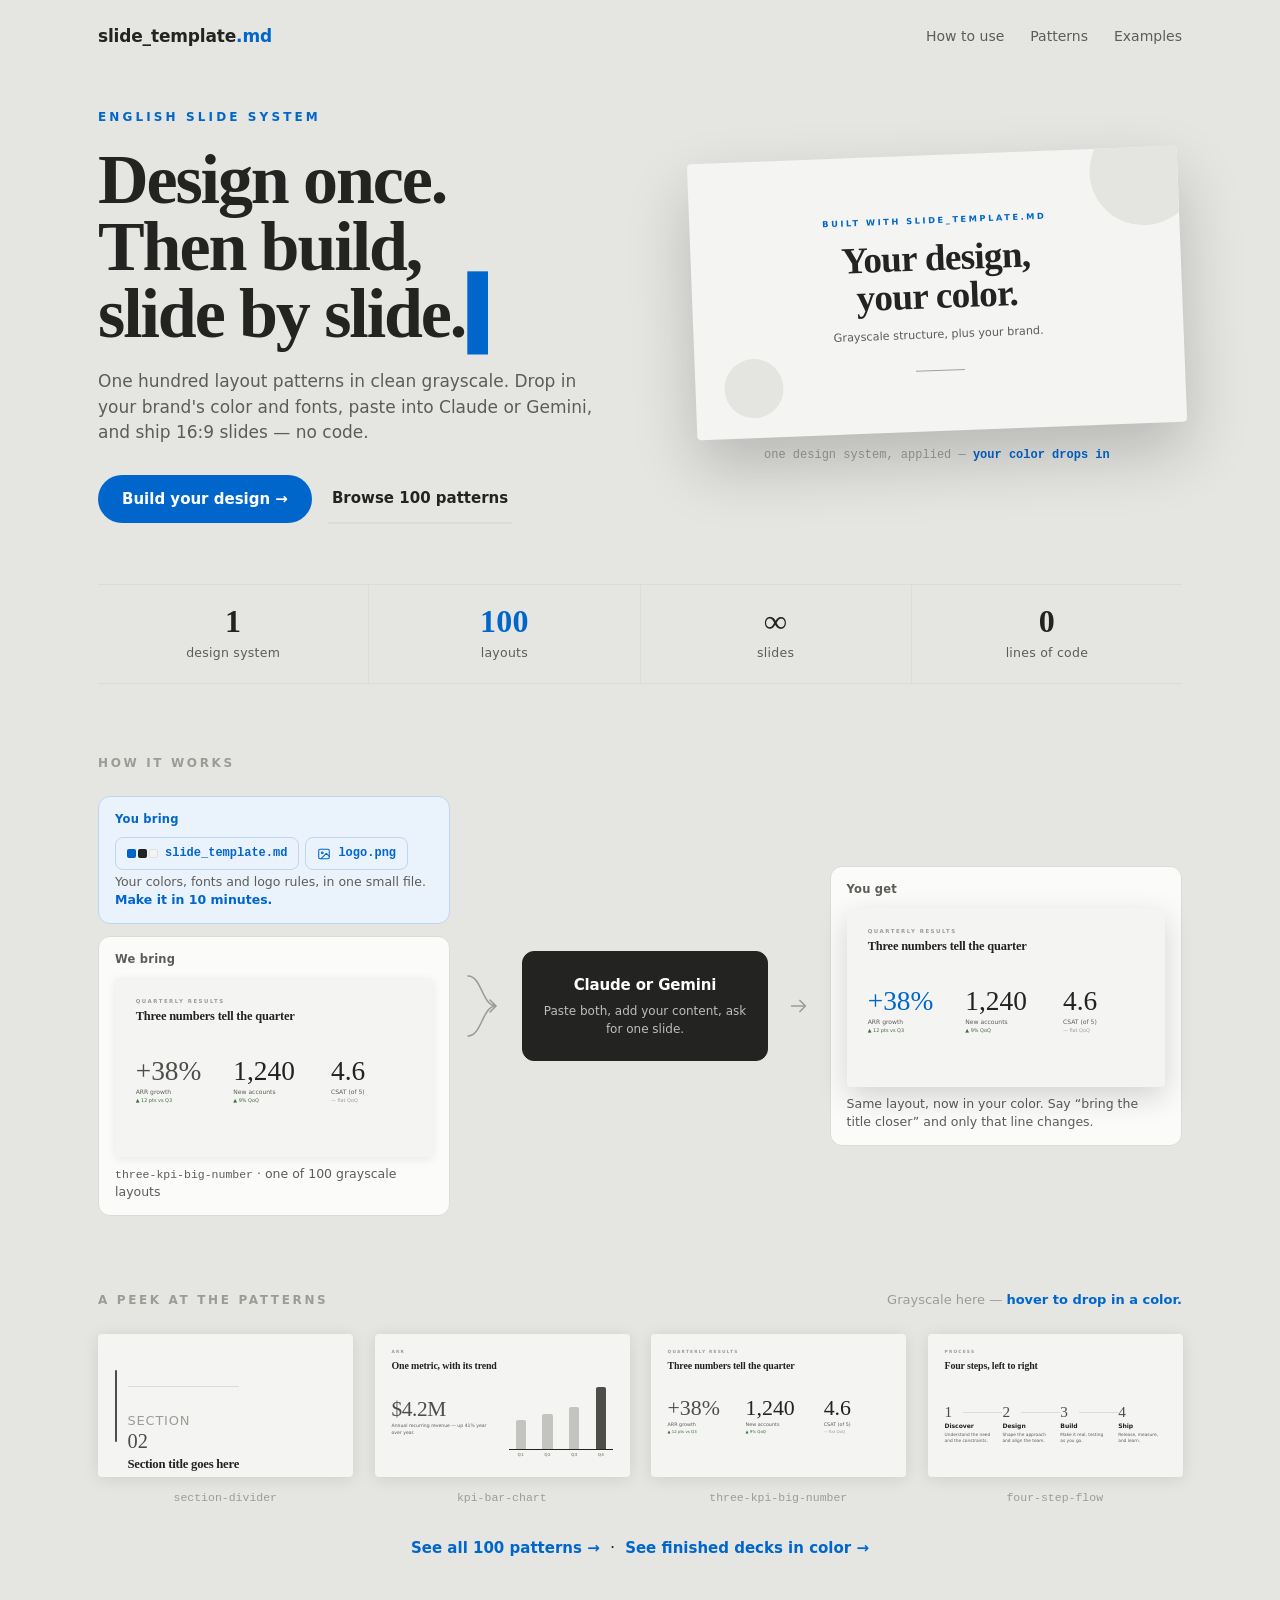
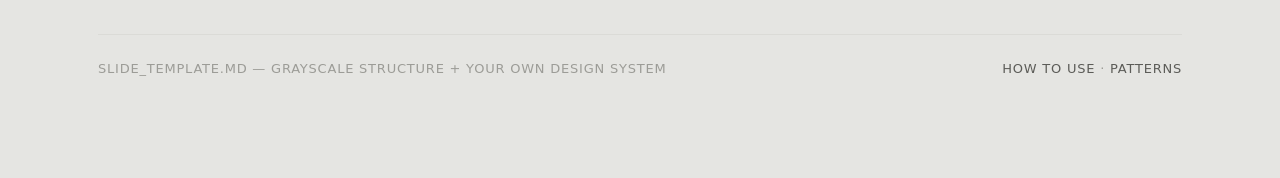
<file: index.html>
<!DOCTYPE html>
<html lang="en">
<head>
<meta charset="utf-8">
<meta name="viewport" content="width=device-width, initial-scale=1">
<title>slide_template.md</title>
<meta name="description" content="One hundred grayscale slide layout patterns. Add your brand's color and fonts, paste into Claude or Gemini, and build 16:9 slides — no code.">
<meta name="theme-color" content="#0066cc">
<meta property="og:type" content="website">
<meta property="og:site_name" content="slide_template.md">
<meta property="og:title" content="slide_template.md — English slide system">
<meta property="og:description" content="100 grayscale layout patterns + your design system. Paste into Claude or Gemini and build 16:9 slides — no code.">
<meta property="og:url" content="https://somatomita.github.io/slide-template-md/">
<meta property="og:image" content="https://somatomita.github.io/slide-template-md/assets/og.png">
<meta property="og:image:width" content="1200">
<meta property="og:image:height" content="630">
<meta property="og:image:alt" content="slide_template.md — design once, then build slide by slide">
<meta name="twitter:card" content="summary_large_image">
<meta name="twitter:title" content="slide_template.md — English slide system">
<meta name="twitter:description" content="100 grayscale layout patterns + your design system. Build 16:9 slides with Claude or Gemini — no code.">
<meta name="twitter:image" content="https://somatomita.github.io/slide-template-md/assets/og.png">
<link rel="icon" href="data:image/svg+xml,%3Csvg xmlns='http://www.w3.org/2000/svg' viewBox='0 0 100 100'%3E%3Ctext y='.9em' font-size='90'%3E📑%3C/text%3E%3C/svg%3E">
<link rel="stylesheet" href="assets/patterns.css">
<link rel="stylesheet" href="assets/patterns-editorial.css">
<link rel="stylesheet" href="assets/diagrams.css">
<link rel="stylesheet" href="assets/home.css">
</head>
<body>
<div class="page">

  <header class="nav">
    <div class="brand">slide_template<b>.md</b></div>
    <div class="links"><a href="how-to-use.html">How to use</a><a href="patterns.html">Patterns</a><a href="examples.html">Examples</a></div>
  </header>

  <section class="mast">
    <div class="mast-l">
      <p class="kicker fade d1">English slide system</p>
      <h1 class="display fade d2">Design once.<br>Then build,<br>slide by slide.<span class="car">▍</span></h1>
      <p class="lede fade d3">One hundred layout patterns in clean grayscale. Drop in your brand's color and fonts, paste into Claude or Gemini, and ship 16:9 slides — no code.</p>
      <div class="cta fade d4">
        <a class="btn-primary" href="how-to-use.html">Build your design →</a>
        <a class="btn-ghost" href="patterns.html">Browse 100 patterns</a>
      </div>
    </div>
    <div class="mast-r fade d3">
      <a class="feat" href="patterns.html" aria-label="See the patterns">
        <div class="slide c-center"><span class="deco" style="width:22cqi;height:22cqi;top:-6cqi;right:-4cqi"></span><span class="deco" style="width:12cqi;height:12cqi;bottom:4cqi;left:6cqi"></span><div class="pad">
          <div class="kick">Built with slide_template.md</div><h2 class="serif" style="margin-top:2.4cqi">Your design,<br>your color.</h2><p class="sub">Grayscale structure, plus your brand.</p><div class="ln"></div>
        </div></div>
      </a>
      <p class="feat-cap">one design system, applied — <b>your color drops in</b></p>
    </div>
  </section>

  <div class="stat">
    <span><b>1</b>design system</span>
    <span><b class="hl">100</b>layouts</span>
    <span><b>∞</b>slides</span>
    <span><b>0</b>lines of code</span>
  </div>

  <section class="flow">
    <h2 class="eyebrow">How it works</h2>
    <div class="pipe dgm" role="img" aria-label="Your brand file and one grayscale pattern go into Claude or Gemini, which returns the finished slide in your colors. Then you refine it one line at a time.">
      <div class="pipe-in">
        <div class="tile yours">
          <span class="tl">You bring</span>
          <div class="chips">
            <span class="chip yours"><span class="sw"><i style="background:#0066cc"></i><i style="background:#232321"></i><i style="background:#F4F4F2"></i></span>slide_template.md</span>
            <span class="chip yours"><svg viewBox="0 0 24 24" fill="none" stroke="currentColor" stroke-width="1.8" stroke-linecap="round" stroke-linejoin="round"><rect x="3" y="4" width="18" height="16" rx="2"/><circle cx="9" cy="10" r="1.6"/><path d="m21 16-5-5-9 9"/></svg>logo.png</span>
          </div>
          <p class="td">Your colors, fonts and logo rules, in one small file. <a href="how-to-use.html">Make it in 10 minutes.</a></p>
        </div>
        <div class="tile">
          <span class="tl">We bring</span>
          <div class="slide"><div class="pad"><div class="akick">Quarterly results</div><h2 class="atitle nowrap">Three numbers tell the quarter</h2><div class="body" style="margin:auto 0"><div class="kpirow">
            <div><div class="v">+38%</div><div class="l">ARR growth</div><div class="d up">▲ 12 pts vs Q3</div></div>
            <div><div class="v ink">1,240</div><div class="l">New accounts</div><div class="d up">▲ 9% QoQ</div></div>
            <div><div class="v ink">4.6</div><div class="l">CSAT (of 5)</div><div class="d">— flat QoQ</div></div>
          </div></div></div></div>
          <p class="td"><span class="mono">three-kpi-big-number</span> · one of 100 grayscale layouts</p>
        </div>
      </div>
      <div class="arr merge" aria-hidden="true"><svg class="wide" viewBox="0 0 40 120" fill="none" stroke="currentColor" stroke-width="1.6" stroke-linecap="round"><path d="M2 30c14 0 14 30 28 30M2 90c14 0 14-30 28-30M24 54l6 6-6 6"/></svg><svg class="narrow" viewBox="0 0 24 24" fill="none" stroke="currentColor" stroke-width="1.8" stroke-linecap="round" stroke-linejoin="round"><path d="M4 12h15M13 6l6 6-6 6"/></svg></div>
      <div class="tile ai">
        <div class="th">Claude or Gemini</div>
        <small>Paste both, add your content, ask for one slide.</small>
      </div>
      <div class="arr" aria-hidden="true"><svg viewBox="0 0 24 24" fill="none" stroke="currentColor" stroke-width="1.8" stroke-linecap="round" stroke-linejoin="round"><path d="M4 12h15M13 6l6 6-6 6"/></svg></div>
      <div class="tile outp">
        <span class="tl">You get</span>
        <div class="slide" style="--accent:var(--blue)"><div class="pad"><div class="akick">Quarterly results</div><h2 class="atitle nowrap">Three numbers tell the quarter</h2><div class="body" style="margin:auto 0"><div class="kpirow">
            <div><div class="v">+38%</div><div class="l">ARR growth</div><div class="d up">▲ 12 pts vs Q3</div></div>
            <div><div class="v ink">1,240</div><div class="l">New accounts</div><div class="d up">▲ 9% QoQ</div></div>
            <div><div class="v ink">4.6</div><div class="l">CSAT (of 5)</div><div class="d">— flat QoQ</div></div>
          </div></div></div></div>
        <p class="td">Same layout, now in your color. Say “bring the title closer” and only that line changes.</p>
      </div>
    </div>
  </section>

  <section class="peek">
    <div class="peek-head">
      <h2 class="eyebrow">A peek at the patterns</h2>
      <span class="hint">Grayscale here — <b>hover to drop in a color.</b></span>
    </div>
    <div class="deck">

      <a class="card2" href="patterns.html">
        <div class="slide divider"><div class="pad"><div class="barv"></div><div><div class="foot">Section</div><div class="snum">02</div><h2 class="serif">Section title goes here</h2><p class="sub">A subtitle that frames this part of the deck.</p></div></div></div>
        <span class="cap">section-divider</span>
      </a>

      <a class="card2" href="patterns.html">
        <div class="slide"><div class="pad"><div class="akick">ARR</div><h2 class="atitle nowrap">One metric, with its trend</h2><div class="body split6040">
          <div><div class="gbig">$4.2M</div><p style="font-size:1.8cqi;color:var(--body);margin-top:1.2cqi;line-height:1.4">Annual recurring revenue — up 41% year over year.</p></div>
          <div><div class="barchart" style="height:27cqi"><div class="bc"><span class="bb" style="height:42%"></span></div><div class="bc"><span class="bb" style="height:52%"></span></div><div class="bc"><span class="bb" style="height:62%"></span></div><div class="bc hot"><span class="bb" style="height:92%"></span></div></div><div class="bxx"><div>Q1</div><div>Q2</div><div>Q3</div><div>Q4</div></div></div>
        </div></div></div>
        <span class="cap">kpi-bar-chart</span>
      </a>

      <a class="card2" href="patterns.html">
        <div class="slide"><div class="pad"><div class="akick">Quarterly results</div><h2 class="atitle nowrap">Three numbers tell the quarter</h2><div class="body" style="margin:auto 0"><div class="kpirow">
          <div><div class="v">+38%</div><div class="l">ARR growth</div><div class="d up">▲ 12 pts vs Q3</div></div>
          <div><div class="v ink">1,240</div><div class="l">New accounts</div><div class="d up">▲ 9% QoQ</div></div>
          <div><div class="v ink">4.6</div><div class="l">CSAT (of 5)</div><div class="d">— flat QoQ</div></div>
        </div></div></div></div>
        <span class="cap">three-kpi-big-number</span>
      </a>

      <a class="card2" href="patterns.html">
        <div class="slide"><div class="pad"><div class="akick">Process</div><h2 class="atitle nowrap">Four steps, left to right</h2><div class="body"><div class="fbig">
          <div class="c"><div class="n">1</div><div class="fl">Discover</div><div class="fd">Understand the need and the constraints.</div></div>
          <div class="c"><div class="n">2</div><div class="fl">Design</div><div class="fd">Shape the approach and align the team.</div></div>
          <div class="c"><div class="n">3</div><div class="fl">Build</div><div class="fd">Make it real, testing as you go.</div></div>
          <div class="c"><div class="n">4</div><div class="fl">Ship</div><div class="fd">Release, measure, and learn.</div></div>
        </div></div></div></div>
        <span class="cap">four-step-flow</span>
      </a>

    </div>
    <div class="peek-foot"><a href="patterns.html">See all 100 patterns →</a> &nbsp;·&nbsp; <a href="examples.html">See finished decks in color →</a></div>
  </section>

  <footer class="foot">
    <span>slide_template.md — grayscale structure + your own design system</span>
    <span><a href="how-to-use.html">How to use</a> · <a href="patterns.html">Patterns</a></span>
  </footer>

</div>
</body>
</html>
</file>
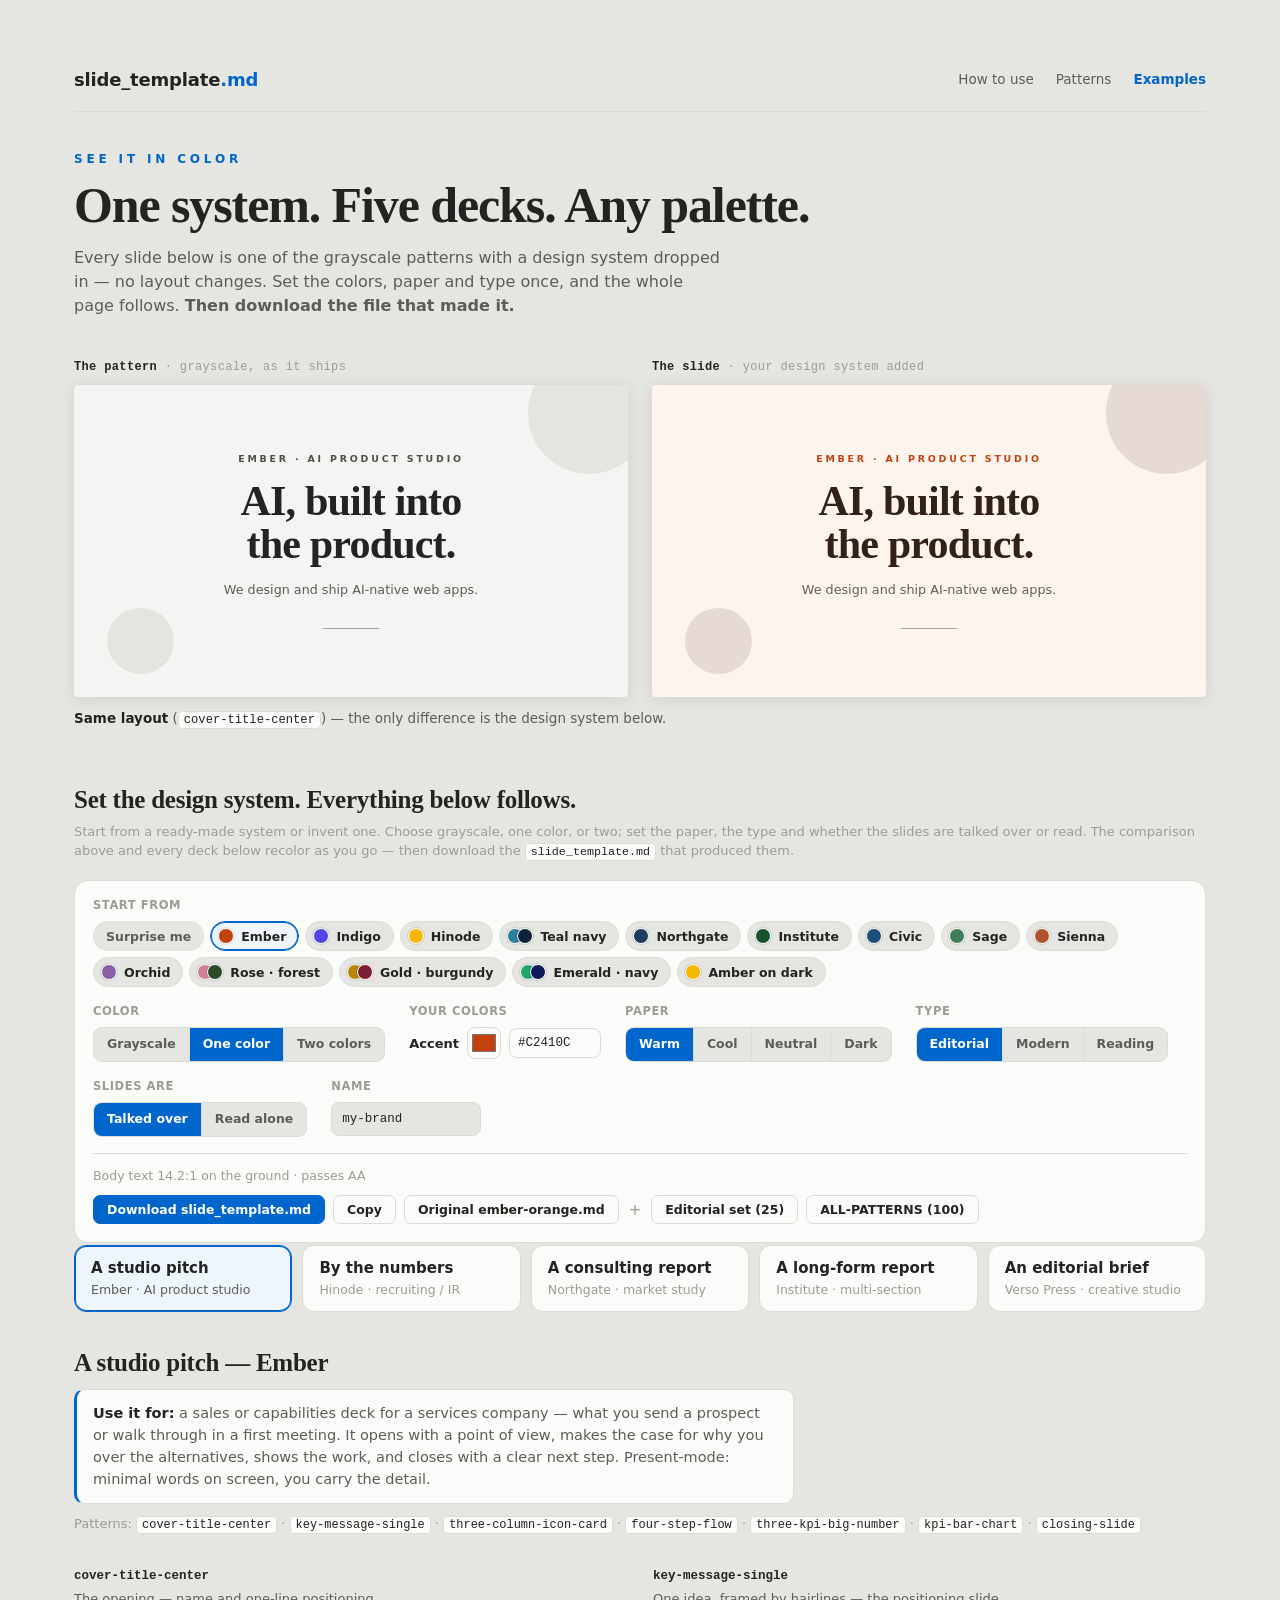
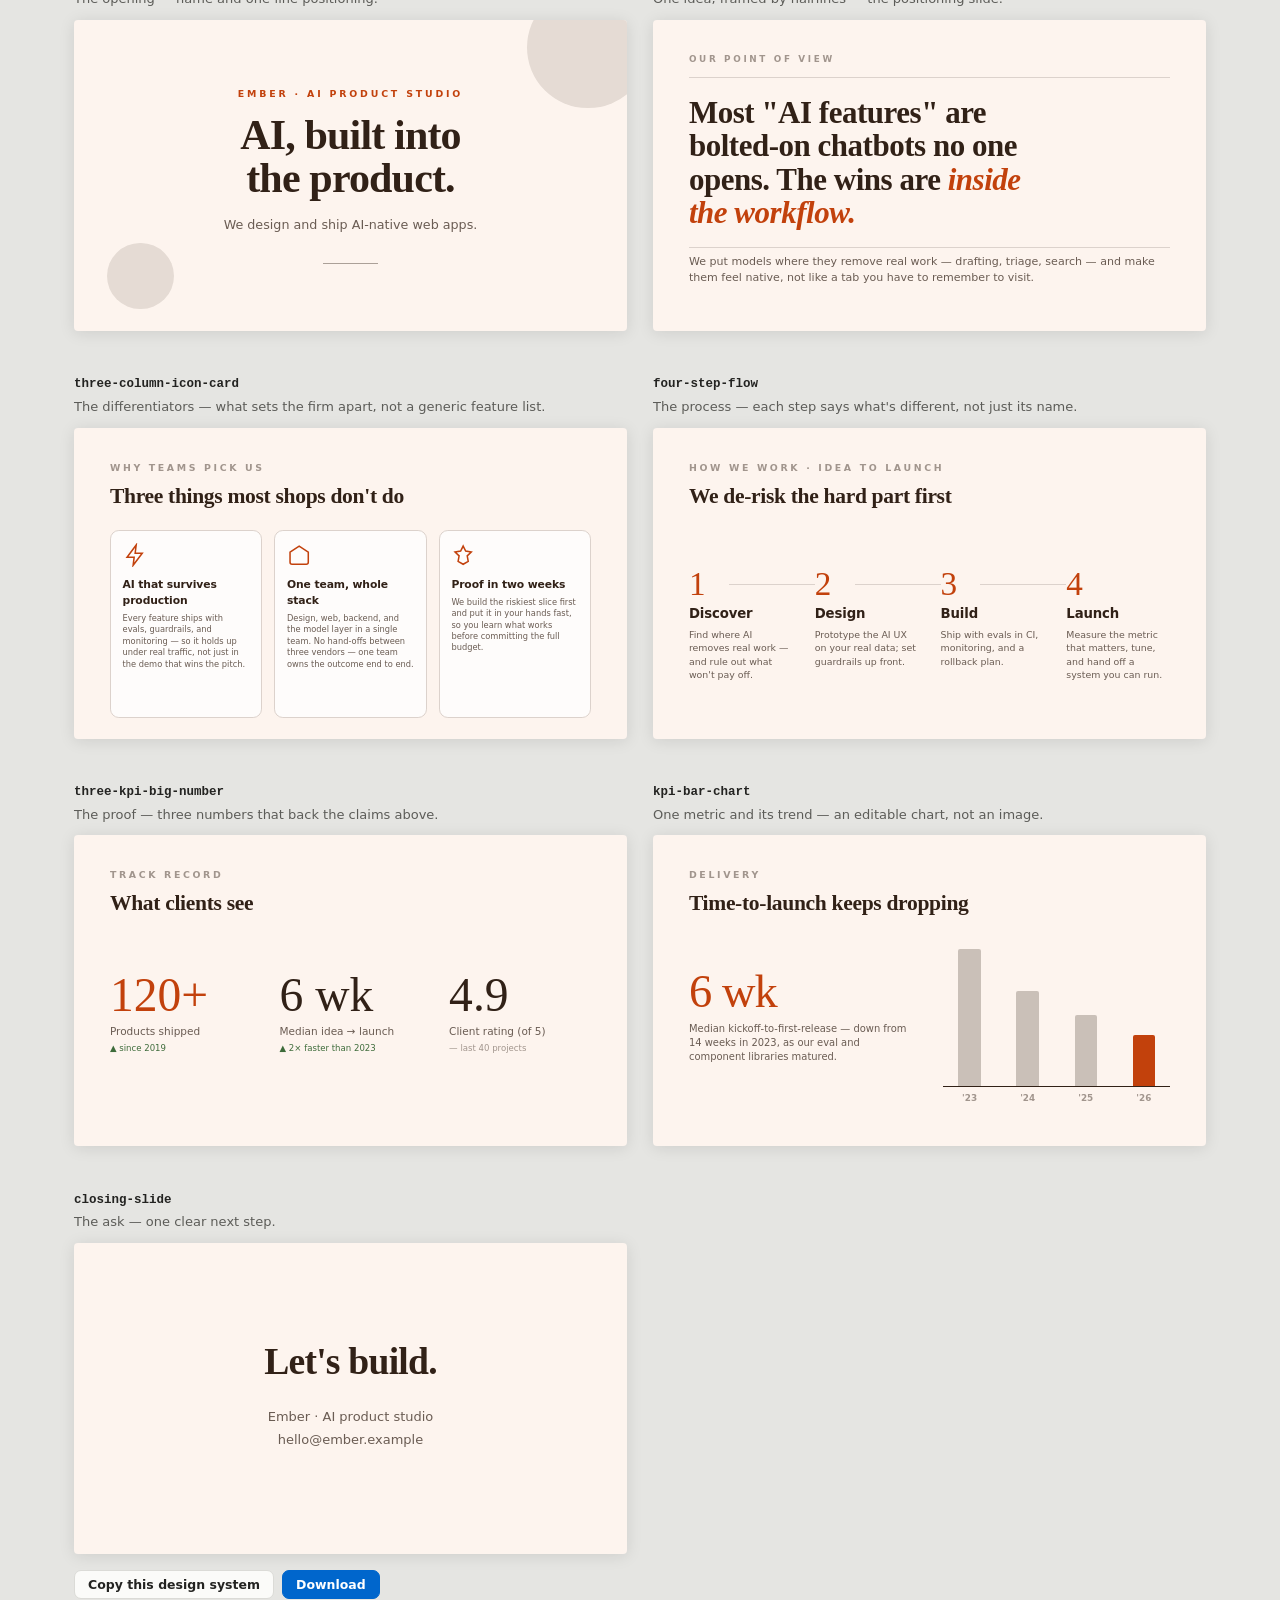
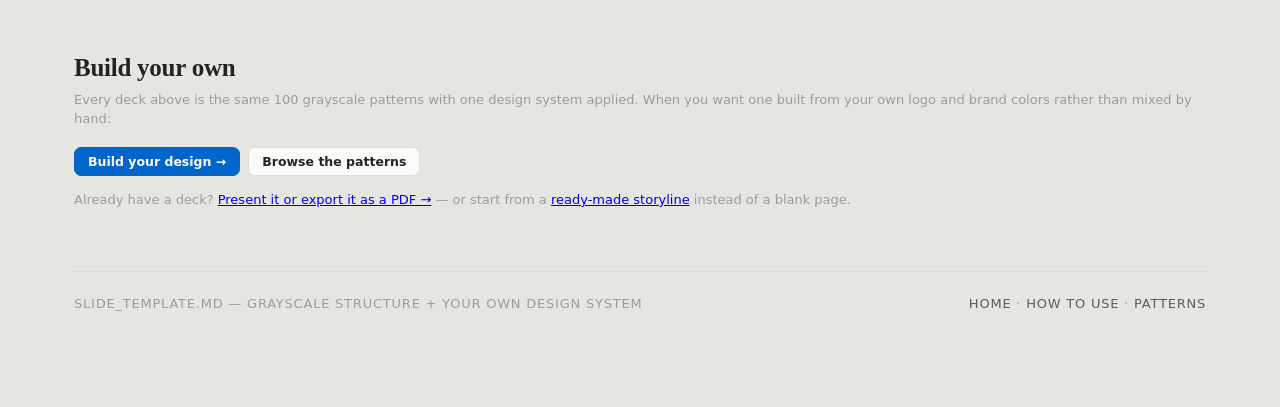
<file: examples.html>
<!DOCTYPE html>
<html lang="en">
<head>
<meta charset="utf-8">
<meta name="viewport" content="width=device-width, initial-scale=1">
<title>Examples · slide_template.md</title>
<meta name="description" content="Four finished decks in four design systems, built from the same 100 grayscale patterns — plus ten ready-made design systems you can download.">
<meta name="theme-color" content="#0066cc">
<meta property="og:type" content="website">
<meta property="og:site_name" content="slide_template.md">
<meta property="og:title" content="Examples · slide_template.md">
<meta property="og:description" content="Four finished decks, four design systems, the same 100 grayscale patterns — plus ten ready-made systems to download.">
<meta property="og:url" content="https://somatomita.github.io/slide-template-md/examples.html">
<meta property="og:image" content="https://somatomita.github.io/slide-template-md/assets/og.png">
<meta property="og:image:width" content="1200">
<meta property="og:image:height" content="630">
<meta property="og:image:alt" content="slide_template.md — design once, then build slide by slide">
<meta name="twitter:card" content="summary_large_image">
<meta name="twitter:title" content="Examples · slide_template.md">
<meta name="twitter:description" content="Four finished decks from the same 100 grayscale patterns, plus ten ready-made systems.">
<meta name="twitter:image" content="https://somatomita.github.io/slide-template-md/assets/og.png">
<link rel="icon" href="data:image/svg+xml,%3Csvg xmlns='http://www.w3.org/2000/svg' viewBox='0 0 100 100'%3E%3Ctext y='.9em' font-size='90'%3E📑%3C/text%3E%3C/svg%3E">
<link rel="stylesheet" href="assets/patterns.css">
<link rel="stylesheet" href="assets/patterns-editorial.css">
<link rel="stylesheet" href="assets/example.css">
</head>
<body>
<div class="wrap">
  <header class="site-nav"><div class="brand"><a href="index.html" style="color:inherit;text-decoration:none">slide_template<b>.md</b></a></div>
    <nav><a href="how-to-use.html">How to use</a><a href="patterns.html">Patterns</a><a href="examples.html" class="cur">Examples</a></nav></header>

  <main>
  <section class="hero">
    <p class="eyebrow">See it in color</p>
    <h1>One system. Five decks. Any palette.</h1>
    <p class="lede">Every slide below is one of the grayscale patterns with a design system dropped in — no layout changes. Set the colors, paper and type once, and the whole page follows. <b>Then download the file that made it.</b></p>
  </section>

  <!-- the hook: same pattern, your color -->
  <section class="ba">
    <div>
      <p class="lab"><b>The pattern</b> · grayscale, as it ships</p>
      <div class="slide c-center"><span class="deco" style="width:22cqi;height:22cqi;top:-6cqi;right:-4cqi"></span><span class="deco" style="width:12cqi;height:12cqi;bottom:4cqi;left:6cqi"></span><div class="pad">
        <div class="kick">Ember · AI product studio</div><h2 class="serif" style="margin-top:2.4cqi">AI, built into<br>the product.</h2><p class="sub">We design and ship AI-native web apps.</p><div class="ln"></div>
      </div></div>
    </div>
    <div>
      <p class="lab" id="ba-lab"><b>The slide</b> · <span>one design system added</span></p>
      <div class="live"><div class="slide c-center"><span class="deco" style="width:22cqi;height:22cqi;top:-6cqi;right:-4cqi"></span><span class="deco" style="width:12cqi;height:12cqi;bottom:4cqi;left:6cqi"></span><div class="pad">
        <div class="kick">Ember · AI product studio</div><h2 class="serif" style="margin-top:2.4cqi">AI, built into<br>the product.</h2><p class="sub">We design and ship AI-native web apps.</p><div class="ln"></div>
      </div></div></div>
    </div>
  </section>
  <p class="bacap"><b>Same layout</b> (<code>cover-title-center</code>) — the only difference is the design system below.</p>

  <!-- one control bar; every slide below inherits from it -->
  <section id="mix" class="mixsec">
    <h2 class="sec-h">Set the design system. Everything below follows.</h2>
    <p class="sec-sub">Start from a ready-made system or invent one. Choose grayscale, one color, or two; set the paper, the type and whether the slides are talked over or read. The comparison above and every deck below recolor as you go — then download the <code>slide_template.md</code> that produced them.</p>
    <div class="mixbar" id="mixbar">
      <div class="mixgrp wide">
        <span class="mixlab">Start from</span>
        <div class="presets" id="mix-presets"><button type="button" class="preset surprise" id="mix-random">Surprise me</button><button type="button" class="preset" data-id="ember-orange"><span class="psw"><i style="background:#C2410C"></i></span>Ember</button><button type="button" class="preset" data-id="indigo-modern"><span class="psw"><i style="background:#4F46E5"></i></span>Indigo</button><button type="button" class="preset" data-id="hinode-numbers"><span class="psw"><i style="background:#F5B700"></i></span>Hinode</button><button type="button" class="preset" data-id="corporate-navy"><span class="psw"><i style="background:#2C7DA0"></i><i style="background:#0F2238"></i></span>Teal navy</button><button type="button" class="preset" data-id="northgate-report"><span class="psw"><i style="background:#1E3A5F"></i></span>Northgate</button><button type="button" class="preset" data-id="institute-report"><span class="psw"><i style="background:#14532D"></i></span>Institute</button><button type="button" class="preset" data-id="government-safe"><span class="psw"><i style="background:#1F4E79"></i></span>Civic</button><button type="button" class="preset" data-id="sage-natural"><span class="psw"><i style="background:#3E7C5A"></i></span>Sage</button><button type="button" class="preset" data-id="warm-editorial"><span class="psw"><i style="background:#B0542F"></i></span>Sienna</button><button type="button" class="preset" data-id="soft-editorial"><span class="psw"><i style="background:#8A5FA8"></i></span>Orchid</button><button type="button" class="preset" data-id="rose-forest"><span class="psw"><i style="background:#D27E96"></i><i style="background:#2E4A2A"></i></span>Rose · forest</button><button type="button" class="preset" data-id="gold-burgundy"><span class="psw"><i style="background:#B8860B"></i><i style="background:#7A1F35"></i></span>Gold · burgundy</button><button type="button" class="preset" data-id="emerald-navy"><span class="psw"><i style="background:#1FA76B"></i><i style="background:#0F1A5C"></i></span>Emerald · navy</button><button type="button" class="preset" data-id="amber-dark"><span class="psw"><i style="background:#F5B700"></i></span>Amber on dark</button></div>
      </div>
      <div class="mixgrp">
        <span class="mixlab">Color</span>
        <div class="seg"><button type="button" class="segbtn" data-group="colors" data-value="none" aria-pressed="false">Grayscale</button><button type="button" class="segbtn" data-group="colors" data-value="one" aria-pressed="false">One color</button><button type="button" class="segbtn" data-group="colors" data-value="two" aria-pressed="false">Two colors</button></div>
      </div>
      <div class="mixgrp">
        <span class="mixlab">Your colors</span>
        <div class="picks">
          <label class="cpick"><span>Accent</span><input type="color" id="mix-a" value="#C2410C" aria-label="Accent color"><input type="text" id="mix-a-hex" value="#C2410C" maxlength="7" spellcheck="false" aria-label="Accent hex"></label>
          <label class="cpick" id="mix-b-wrap" hidden><span>Panel</span><input type="color" id="mix-b" value="#2E4A2A" aria-label="Panel color"><input type="text" id="mix-b-hex" value="#2E4A2A" maxlength="7" spellcheck="false" aria-label="Panel hex"></label>
        </div>
      </div>
      <div class="mixgrp">
        <span class="mixlab">Paper</span>
        <div class="seg"><button type="button" class="segbtn" data-group="tone" data-value="warm" aria-pressed="false">Warm</button><button type="button" class="segbtn" data-group="tone" data-value="cool" aria-pressed="false">Cool</button><button type="button" class="segbtn" data-group="tone" data-value="neutral" aria-pressed="false">Neutral</button><button type="button" class="segbtn" data-group="tone" data-value="dark" aria-pressed="false">Dark</button></div>
      </div>
      <div class="mixgrp">
        <span class="mixlab">Type</span>
        <div class="seg"><button type="button" class="segbtn" data-group="type" data-value="editorial" aria-pressed="false">Editorial</button><button type="button" class="segbtn" data-group="type" data-value="modern" aria-pressed="false">Modern</button><button type="button" class="segbtn" data-group="type" data-value="reading" aria-pressed="false">Reading</button></div>
      </div>
      <div class="mixgrp">
        <span class="mixlab">Slides are</span>
        <div class="seg"><button type="button" class="segbtn" data-group="mode" data-value="present" aria-pressed="false">Talked over</button><button type="button" class="segbtn" data-group="mode" data-value="document" aria-pressed="false">Read alone</button></div>
      </div>
      <div class="mixgrp">
        <span class="mixlab">Name</span>
        <input type="text" id="mix-name" value="my-brand" maxlength="32" spellcheck="false" aria-label="Design system name">
      </div>
      <div class="mixgrp wide dlrow">
        <span class="mixnote" id="mix-contrast"></span>
        <button type="button" class="filebtn dl" id="mix-dl">Download slide_template.md</button>
        <button type="button" class="filebtn" id="mix-copy">Copy</button>
        <a class="filebtn" id="mix-orig" download hidden>Original</a>
        <span class="mixplus">+</span>
        <a class="filebtn" href="2-patterns/sets/editorial-set.md" download>Editorial set (25)</a>
        <a class="filebtn" href="2-patterns/ALL-PATTERNS.md" download>ALL-PATTERNS (100)</a>
      </div>
    </div>
  </section>

  <!-- selector -->
  <div class="exsel" role="tablist" aria-label="Example decks">
    <button class="extab on" role="tab" aria-selected="true" aria-controls="deck-ember" data-deck="ember">A studio pitch<small>Ember · AI product studio</small></button>
    <button class="extab" role="tab" aria-selected="false" aria-controls="deck-hinode" data-deck="hinode">By the numbers<small>Hinode · recruiting / IR</small></button>
    <button class="extab" role="tab" aria-selected="false" aria-controls="deck-report" data-deck="report">A consulting report<small>Northgate · market study</small></button>
    <button class="extab" role="tab" aria-selected="false" aria-controls="deck-institute" data-deck="institute">A long-form report<small>Institute · multi-section</small></button>
    <button class="extab" role="tab" aria-selected="false" aria-controls="deck-verso" data-deck="verso">An editorial brief<small>Verso Press · creative studio</small></button>
  </div>

  <!-- ===================== Deck 1 — Ember (orange) ===================== -->
  <section class="expanel" id="deck-ember" role="tabpanel">
    <div class="exmeta">
      <h2 class="sec-h">A studio pitch — Ember</h2>
      <p class="usefor"><b>Use it for:</b> a sales or capabilities deck for a services company — what you send a prospect or walk through in a first meeting. It opens with a point of view, makes the case for why you over the alternatives, shows the work, and closes with a clear next step. Present-mode: minimal words on screen, you carry the detail.</p>
      <p class="exwhat">Patterns: <code>cover-title-center</code> · <code>key-message-single</code> · <code>three-column-icon-card</code> · <code>four-step-flow</code> · <code>three-kpi-big-number</code> · <code>kpi-bar-chart</code> · <code>closing-slide</code></p>
    </div>
    <div class="live">
      <div class="exgrid">

        <figure class="exfig">
          <figcaption><div class="expat">cover-title-center</div><div class="exnote">The opening — name and one-line positioning.</div></figcaption>
          <div class="slide c-center"><span class="deco" style="width:22cqi;height:22cqi;top:-6cqi;right:-4cqi"></span><span class="deco" style="width:12cqi;height:12cqi;bottom:4cqi;left:6cqi"></span><div class="pad">
            <div class="kick">Ember · AI product studio</div><h2 class="serif" style="margin-top:2.4cqi">AI, built into<br>the product.</h2><p class="sub">We design and ship AI-native web apps.</p><div class="ln"></div>
          </div></div>
        </figure>

        <figure class="exfig">
          <figcaption><div class="expat">key-message-single</div><div class="exnote">One idea, framed by hairlines — the positioning slide.</div></figcaption>
          <div class="slide s-key"><div class="pad"><div class="label">Our point of view</div><div class="hr" style="margin-top:2cqi"></div><h2 class="serif">Most "AI features" are bolted-on chatbots no one opens. The wins are <em class="hl">inside the workflow.</em></h2><div class="hr"></div><p class="note" style="border:0;padding:0;margin-top:1cqi">We put models where they remove real work — drafting, triage, search — and make them feel native, not like a tab you have to remember to visit.</p></div></div>
        </figure>

        <figure class="exfig">
          <figcaption><div class="expat">three-column-icon-card</div><div class="exnote">The differentiators — what sets the firm apart, not a generic feature list.</div></figcaption>
          <div class="slide"><div class="pad"><div class="akick">Why teams pick us</div><h2 class="atitle">Three things most shops don't do</h2><div class="body"><div class="cards c3 fill">
            <div class="cd"><svg class="ci" aria-hidden="true" viewBox="0 0 24 24" fill="none" stroke="currentColor" stroke-width="1.5"><path d="M13 2L4 14h7l-1 8 9-12h-7z"/></svg><h4>AI that survives production</h4><p>Every feature ships with evals, guardrails, and monitoring — so it holds up under real traffic, not just in the demo that wins the pitch.</p></div>
            <div class="cd"><svg class="ci" aria-hidden="true" viewBox="0 0 24 24" fill="none" stroke="currentColor" stroke-width="1.5"><path d="M3 9l9-6 9 6v10a2 2 0 01-2 2H5a2 2 0 01-2-2z"/></svg><h4>One team, whole stack</h4><p>Design, web, backend, and the model layer in a single team. No hand-offs between three vendors — one team owns the outcome end to end.</p></div>
            <div class="cd"><svg class="ci" aria-hidden="true" viewBox="0 0 24 24" fill="none" stroke="currentColor" stroke-width="1.5"><path d="M12 3l2.5 5 5.5.8-4 3.9 1 5.5L12 21l-5-2.8 1-5.5-4-3.9 5.5-.8z"/></svg><h4>Proof in two weeks</h4><p>We build the riskiest slice first and put it in your hands fast, so you learn what works before committing the full budget.</p></div>
          </div></div></div></div>
        </figure>

        <figure class="exfig">
          <figcaption><div class="expat">four-step-flow</div><div class="exnote">The process — each step says what's different, not just its name.</div></figcaption>
          <div class="slide"><div class="pad"><div class="akick">How we work · idea to launch</div><h2 class="atitle nowrap">We de-risk the hard part first</h2><div class="body"><div class="fbig">
            <div class="c"><div class="n">1</div><div class="fl">Discover</div><div class="fd">Find where AI removes real work — and rule out what won't pay off.</div></div>
            <div class="c"><div class="n">2</div><div class="fl">Design</div><div class="fd">Prototype the AI UX on your real data; set guardrails up front.</div></div>
            <div class="c"><div class="n">3</div><div class="fl">Build</div><div class="fd">Ship with evals in CI, monitoring, and a rollback plan.</div></div>
            <div class="c"><div class="n">4</div><div class="fl">Launch</div><div class="fd">Measure the metric that matters, tune, and hand off a system you can run.</div></div>
          </div></div></div></div>
        </figure>

        <figure class="exfig">
          <figcaption><div class="expat">three-kpi-big-number</div><div class="exnote">The proof — three numbers that back the claims above.</div></figcaption>
          <div class="slide"><div class="pad"><div class="akick">Track record</div><h2 class="atitle nowrap">What clients see</h2><div class="body" style="margin:auto 0"><div class="kpirow">
            <div><div class="v">120+</div><div class="l">Products shipped</div><div class="d up">▲ since 2019</div></div>
            <div><div class="v ink">6 wk</div><div class="l">Median idea → launch</div><div class="d up">▲ 2× faster than 2023</div></div>
            <div><div class="v ink">4.9</div><div class="l">Client rating (of 5)</div><div class="d">— last 40 projects</div></div>
          </div></div></div></div>
        </figure>

        <figure class="exfig">
          <figcaption><div class="expat">kpi-bar-chart</div><div class="exnote">One metric and its trend — an editable chart, not an image.</div></figcaption>
          <div class="slide"><div class="pad"><div class="akick">Delivery</div><h2 class="atitle nowrap">Time-to-launch keeps dropping</h2><div class="body split6040">
            <div><div class="gbig">6 wk</div><p style="font-size:1.8cqi;color:var(--body);margin-top:1.2cqi;line-height:1.4">Median kickoff-to-first-release — down from 14 weeks in 2023, as our eval and component libraries matured.</p></div>
            <div><div class="barchart" style="height:27cqi"><div class="bc"><span class="bb" style="height:92%"></span></div><div class="bc"><span class="bb" style="height:64%"></span></div><div class="bc"><span class="bb" style="height:48%"></span></div><div class="bc hot"><span class="bb" style="height:34%"></span></div></div><div class="bxx"><div>'23</div><div>'24</div><div>'25</div><div>'26</div></div></div>
          </div></div></div>
        </figure>

        <figure class="exfig">
          <figcaption><div class="expat">closing-slide</div><div class="exnote">The ask — one clear next step.</div></figcaption>
          <div class="slide closing"><div class="pad"><h2 class="serif">Let's build.</h2><p class="info">Ember · AI product studio<br>hello@ember.example</p></div></div>
        </figure>

      </div>
    </div>
    <div class="cta-row" style="margin-top:16px"><button class="filebtn" data-file="1-design-system/examples/SLIDE-md-ember-orange.md">Copy this design system</button><a class="filebtn dl" href="1-design-system/examples/SLIDE-md-ember-orange.md" download>Download</a></div>
  </section>

  <!-- ===================== Deck 2 — Hinode (teal) ===================== -->
  <section class="expanel" id="deck-hinode" role="tabpanel" hidden>
    <div class="exmeta">
      <h2 class="sec-h">By the numbers — Hinode Health</h2>
      <p class="usefor"><b>Use it for:</b> a recruiting or IR "company by the numbers" page — a careers-site section, a new-grad briefing, or an investor highlight. Each slide makes one figure land; the reader can scan it in seconds and still come away with the story. (Fictional company; figures are illustrative.)</p>
      <p class="exwhat">Patterns: <code>cover-title-center</code> · <code>three-kpi-big-number</code> · <code>three-col-kpi-with-chart</code> · <code>headline-three-donut-charts</code> · <code>horizontal-bar-chart</code> · <code>stacked-bar-chart</code> · <code>six-card-2x3-grid</code> · <code>faq-single-column</code> · <code>closing-slide</code></p>
    </div>
    <div class="live">
      <div class="exgrid">

        <figure class="exfig">
          <figcaption><div class="expat">cover-title-center</div><div class="exnote">Cover for a by-the-numbers page.</div></figcaption>
          <div class="slide c-center"><span class="deco" style="width:22cqi;height:22cqi;top:-6cqi;right:-4cqi"></span><span class="deco" style="width:12cqi;height:12cqi;bottom:4cqi;left:6cqi"></span><div class="pad">
            <div class="kick">Hinode Health · by the numbers</div><h2 class="serif" style="margin-top:2.4cqi">A company,<br>in numbers.</h2><p class="sub">Consumer health &amp; skincare, since 1962.</p><div class="ln"></div>
          </div></div>
        </figure>

        <figure class="exfig">
          <figcaption><div class="expat">three-kpi-big-number</div><div class="exnote">Headline scale numbers.</div></figcaption>
          <div class="slide"><div class="pad"><div class="akick">Company at a glance</div><h2 class="atitle nowrap">Sixty years, eighty countries</h2><div class="body" style="margin:auto 0"><div class="kpirow">
            <div><div class="v">1962</div><div class="l">Founded</div><div class="d">63 years of products</div></div>
            <div><div class="v ink">¥214.0B</div><div class="l">Net revenue (FY25)</div><div class="d up">▲ 6% YoY</div></div>
            <div><div class="v ink">80+</div><div class="l">Countries reached</div><div class="d">across four regions</div></div>
          </div></div></div></div>
        </figure>

        <figure class="exfig">
          <figcaption><div class="expat">three-col-kpi-with-chart</div><div class="exnote">Three growth drivers, each with a trend.</div></figcaption>
          <div class="slide"><div class="pad"><div class="akick">Growth drivers</div><h2 class="atitle nowrap">Three metrics, each still climbing</h2><div class="body"><div class="cards c3 fill">
            <div class="cd"><div class="gbig" style="font-size:5cqi">34%</div><p>International revenue</p><div class="minibars"><i style="height:45%"></i><i style="height:62%"></i><i style="height:80%"></i><i class="hot" style="height:100%"></i></div><p style="font-size:1.45cqi;color:var(--taupe);margin-top:.9cqi;line-height:1.3">Up from 21% five years ago, as expansion outside Japan accelerates. The Americas and Southeast Asia are now the two fastest-growing markets, each backed by a new distribution partnership signed this year.</p></div>
            <div class="cd"><div class="gbig" style="font-size:5cqi">68%</div><p>Repeat purchase rate</p><div class="minibars"><i style="height:55%"></i><i style="height:68%"></i><i style="height:82%"></i><i class="hot" style="height:95%"></i></div><p style="font-size:1.45cqi;color:var(--taupe);margin-top:.9cqi;line-height:1.3">Two in three customers reorder within twelve months, well ahead of the category average. Subscription bundles introduced last year are the single biggest driver of that repeat behavior.</p></div>
            <div class="cd"><div class="gbig" style="font-size:5cqi">¥9.8B</div><p>R&amp;D investment</p><div class="minibars"><i style="height:50%"></i><i style="height:65%"></i><i style="height:78%"></i><i class="hot" style="height:90%"></i></div><p style="font-size:1.45cqi;color:var(--taupe);margin-top:.9cqi;line-height:1.3">Reinvested steadily each year to keep the product pipeline full, rather than swinging with short-term results. Roughly a third funds new skincare formulations, with the rest split across eye care and manufacturing efficiency.</p></div>
          </div></div></div></div>
        </figure>

        <figure class="exfig">
          <figcaption><div class="expat">headline-three-donut-charts</div><div class="exnote">Three percentages as rings.</div></figcaption>
          <div class="slide"><div class="pad"><div class="akick">Our people</div><h2 class="atitle nowrap">A workplace that works for everyone</h2><div class="body threecol-charts" style="align-items:start">
            <div><div class="donutc prog" style="margin:0 auto;width:16.5cqi;height:16.5cqi"><div class="dn" style="background:conic-gradient(var(--accent) 0 61%,#EBE3CF 61% 100%)"></div><div class="cl"><div class="v">61%</div></div></div><div class="dlab">Women</div><p class="dcap">Women are the majority across R&amp;D, commercial, and corporate functions — not one division skewing the figure — reflecting a decade of balanced hiring.</p></div>
            <div><div class="donutc prog" style="margin:0 auto;width:16.5cqi;height:16.5cqi"><div class="dn" style="background:conic-gradient(var(--accent) 0 34%,#EBE3CF 34% 100%)"></div><div class="cl"><div class="v">34%</div></div></div><div class="dlab">Women in mgmt</div><p class="dcap">A third of management roles, up from 28% three years ago. The 2028 target is 40%, backed by sponsorship programs and quarterly promotion reviews.</p></div>
            <div><div class="donutc prog" style="margin:0 auto;width:16.5cqi;height:16.5cqi"><div class="dn" style="background:conic-gradient(var(--accent) 0 78%,#EBE3CF 78% 100%)"></div><div class="cl"><div class="v">78%</div></div></div><div class="dlab">Paid leave taken</div><p class="dcap">Most of the paid leave employees accrue is actually taken, supported by team-level coverage planning so time off never lands on colleagues.</p></div>
          </div></div></div>
        </figure>

        <figure class="exfig">
          <figcaption><div class="expat">horizontal-bar-chart</div><div class="exnote">A category breakdown.</div></figcaption>
          <div class="slide"><div class="pad"><div class="akick">Where sales come from</div><h2 class="atitle nowrap">Skincare leads the mix</h2><div class="body" style="justify-content:center"><div class="hbars" style="gap:2.4cqi">
            <div class="hb hot"><span class="hl2">Skincare</span><span class="tr" style="height:3.3cqi"><i style="width:55%"></i></span><span class="hv">55%</span></div>
            <div class="hb"><span class="hl2">Eye care</span><span class="tr" style="height:3.3cqi"><i style="width:22%"></i></span><span class="hv">22%</span></div>
            <div class="hb"><span class="hl2">Wellness</span><span class="tr" style="height:3.3cqi"><i style="width:19%"></i></span><span class="hv">19%</span></div>
            <div class="hb"><span class="hl2">Other</span><span class="tr" style="height:3.3cqi"><i style="width:4%"></i></span><span class="hv">4%</span></div>
          </div><p style="font-size:1.6cqi;color:var(--body);text-align:left;margin-top:2.6cqi;line-height:1.5;border-top:1px solid var(--line);padding-top:1.6cqi"><b style="color:var(--ink)">What it tells us:</b> skincare is more than half of sales and grew fastest in FY25, while eye care and wellness diversify the mix — so no single category swings the top line, and recruiting can point to durable demand across three businesses.</p></div></div></div>
        </figure>

        <figure class="exfig">
          <figcaption><div class="expat">stacked-bar-chart</div><div class="exnote">How the mix has shifted, year by year.</div></figcaption>
          <div class="slide"><div class="pad"><div class="akick">Revenue mix, four years</div><h2 class="atitle nowrap">Skincare's share has grown every year</h2><div class="body">
            <div class="stackbar">
              <div class="sbcol"><span class="seg s1" style="height:5.7cqi"></span><span class="seg s2" style="height:6.0cqi"></span><span class="seg s3" style="height:1.3cqi"></span></div>
              <div class="sbcol"><span class="seg s1" style="height:7.0cqi"></span><span class="seg s2" style="height:6.4cqi"></span><span class="seg s3" style="height:1.1cqi"></span></div>
              <div class="sbcol"><span class="seg s1" style="height:8.3cqi"></span><span class="seg s2" style="height:6.7cqi"></span><span class="seg s3" style="height:1.0cqi"></span></div>
              <div class="sbcol"><span class="seg s1" style="height:9.6cqi"></span><span class="seg s2" style="height:7.2cqi"></span><span class="seg s3" style="height:0.7cqi"></span></div>
            </div>
            <div class="bxx"><div>FY22</div><div>FY23</div><div>FY24</div><div>FY25</div></div>
            <div class="hlegend"><span class="lg"><i class="s1"></i>Skincare</span><span class="lg"><i class="s2"></i>Eye care &amp; wellness</span><span class="lg"><i class="s3"></i>Other</span></div>
            <p style="font-size:1.5cqi;color:var(--taupe);margin-top:1.2cqi;line-height:1.4">Skincare's share has grown for four straight years as eye care and wellness held steady and the smaller "other" category faded.</p>
          </div></div></div>
        </figure>

        <figure class="exfig">
          <figcaption><div class="expat">six-card-2x3-grid</div><div class="exnote">A stat grid for the rest.</div></figcaption>
          <div class="slide"><div class="pad" style="justify-content:center"><div class="cardside" style="grid-template-columns:26% 1fr;height:38cqi"><div class="sl">More numbers<small>The fuller picture</small></div><div class="cards c3" style="height:37cqi">
            <div class="cd"><svg class="ci" aria-hidden="true" viewBox="0 0 24 24" fill="none" stroke="currentColor" stroke-width="1.5"><path d="M16 21v-2a4 4 0 00-8 0v2M12 11a4 4 0 100-8 4 4 0 000 8z"/></svg><h4>6,400</h4><p>People worldwide</p></div>
            <div class="cd"><svg class="ci" aria-hidden="true" viewBox="0 0 24 24" fill="none" stroke="currentColor" stroke-width="1.5"><path d="M9 3v4M15 3v4M5 9h14a2 2 0 012 2v8a2 2 0 01-2 2H5a2 2 0 01-2-2v-8a2 2 0 012-2z"/></svg><h4>¥9.8B</h4><p>R&amp;D investment</p></div>
            <div class="cd"><svg class="ci" aria-hidden="true" viewBox="0 0 24 24" fill="none" stroke="currentColor" stroke-width="1.5"><path d="M12 3l2.5 5 5.5.8-4 3.9 1 5.5L12 21l-5-2.8 1-5.5-4-3.9 5.5-.8z"/></svg><h4>21</h4><p>Long-seller brands</p></div>
            <div class="cd"><svg class="ci" aria-hidden="true" viewBox="0 0 24 24" fill="none" stroke="currentColor" stroke-width="1.5"><path d="M12 21s-7-5-7-11a4 4 0 018-1 4 4 0 018 1c0 6-7 11-7 11z"/></svg><h4>100%</h4><p>Female parental leave</p></div>
            <div class="cd"><svg class="ci" aria-hidden="true" viewBox="0 0 24 24" fill="none" stroke="currentColor" stroke-width="1.5"><path d="M12 21s-7-5-7-11a4 4 0 018-1 4 4 0 018 1c0 6-7 11-7 11z"/></svg><h4>92%</h4><p>Male parental leave</p></div>
            <div class="cd"><svg class="ci" aria-hidden="true" viewBox="0 0 24 24" fill="none" stroke="currentColor" stroke-width="1.5"><path d="M21 15a2 2 0 01-2 2H7l-4 4V5a2 2 0 012-2h14a2 2 0 012 2z"/></svg><h4>3,100</h4><p>Customer ideas adopted</p></div>
          </div></div></div></div>
        </figure>

        <figure class="exfig">
          <figcaption><div class="expat">faq-single-column</div><div class="exnote">Common questions, answered plainly.</div></figcaption>
          <div class="slide"><div class="pad"><div class="akick">FAQ</div><h2 class="atitle nowrap">What people ask us most</h2><div class="body"><div class="faqstack">
            <div class="qa"><div class="q"><b>Q.</b> Is Hinode Health still growing?</div><div class="a">Yes — revenue has grown for four straight years, with international markets now 34% of sales and climbing.</div></div>
            <div class="qa"><div class="q"><b>Q.</b> What's it like to work here?</div><div class="a">6,400 people across 80+ countries, with parental leave taken by 100% of eligible women and 92% of eligible men.</div></div>
            <div class="qa"><div class="q"><b>Q.</b> How much does the business invest in R&amp;D?</div><div class="a">¥9.8B a year, split between new skincare formulations and manufacturing efficiency.</div></div>
          </div></div></div></div>
        </figure>

        <figure class="exfig">
          <figcaption><div class="expat">closing-slide</div><div class="exnote">A warm sign-off.</div></figcaption>
          <div class="slide closing"><div class="pad"><h2 class="serif">Come build with us.</h2><p class="info">Hinode Health · Recruiting 2026<br>careers@hinode-health.example</p></div></div>
        </figure>

      </div>
    </div>
    <div class="cta-row" style="margin-top:16px"><button class="filebtn" data-file="1-design-system/examples/SLIDE-md-hinode-numbers.md">Copy this design system</button><a class="filebtn dl" href="1-design-system/examples/SLIDE-md-hinode-numbers.md" download>Download</a></div>
  </section>

  <!-- ===================== Deck 3 — Northgate (navy) ===================== -->
  <section class="expanel" id="deck-report" role="tabpanel" hidden>
    <div class="exmeta">
      <h2 class="sec-h">A consulting report — Northgate Advisory</h2>
      <p class="usefor"><b>Use it for:</b> a market study, board report, or due-diligence deck that has to read on its own and be circulated before the meeting. Titles state the finding, every slide carries one chart or table, and sources are cited. Read-mode: denser text is fine because no one is presenting it live. (Fictional firm; figures are illustrative.)</p>
      <p class="exwhat">Patterns: <code>cover-minimal-disclaimer</code> · <code>numbered-toc</code> · <code>chart-with-callout</code> · <code>comparison-matrix-table</code> · <code>four-quadrant-center-circle</code> · <code>summary-three-points</code></p>
    </div>
    <div class="live">
      <div class="exgrid">

        <figure class="exfig">
          <figcaption><div class="expat">cover-minimal-disclaimer</div><div class="exnote">A formal report title page, with the disclaimer line.</div></figcaption>
          <div class="slide c-disc"><div class="pad"><div class="logo" style="width:9cqi;height:3.4cqi;border-radius:3px">N·A</div><div><h2 class="serif">The Generative-AI Services Market — 2026 Outlook</h2><p class="pres">Northgate Advisory · Strategy Practice</p></div><p class="disc">Confidential draft, for discussion only. Figures are illustrative estimates and do not constitute investment advice.</p></div></div>
        </figure>

        <figure class="exfig">
          <figcaption><div class="expat">numbered-toc</div><div class="exnote">Contents page.</div></figcaption>
          <div class="slide"><div class="pad"><div class="akick">Contents</div><h2 class="atitle">Table of contents</h2><div class="body toc">
            <div class="tline"><span class="tnum">01</span><span class="tname">Market context</span><span class="tpg">p.02</span></div>
            <div class="tline"><span class="tnum">02</span><span class="tname">Demand &amp; sizing</span><span class="tpg">p.05</span></div>
            <div class="tline"><span class="tnum">03</span><span class="tname">Competitive landscape</span><span class="tpg">p.10</span></div>
            <div class="tline"><span class="tnum">04</span><span class="tname">Recommendations</span><span class="tpg">p.15</span></div>
          </div></div></div>
        </figure>

        <figure class="exfig">
          <figcaption><div class="expat">chart-with-callout</div><div class="exnote">A figure with a message box that states the takeaway.</div></figcaption>
          <div class="slide"><div class="pad"><div class="akick">Demand &amp; sizing · estimate</div><h2 class="atitle nowrap">New spend is concentrating in mid-market</h2><div class="body split6040 chartcal">
            <div class="ccol"><div class="donutc"><div class="dn" style="background:conic-gradient(var(--accent) 0 58%,#dcdcd8 58% 100%)"></div><div class="cl"><div class="v">58%</div></div></div><div class="dlab">of 2026 new spend</div></div>
            <div class="gco">Mid-market firms ($50M–$1B revenue) are expected to drive the majority of net-new AI-services spend in 2026 — under-served today and the segment to win first.</div>
          </div></div></div>
        </figure>

        <figure class="exfig">
          <figcaption><div class="expat">comparison-matrix-table</div><div class="exnote">A comparison table — one column highlighted, with a source line.</div></figcaption>
          <div class="slide"><div class="pad"><div class="akick">Competitive landscape</div><h2 class="atitle nowrap">Specialists win on speed and fit</h2><div class="body"><table class="tbl">
            <thead><tr><th>Criteria</th><th>Platform</th><th class="colhi">Specialist</th><th>In-house</th></tr></thead>
            <tbody>
              <tr><td>Time-to-value</td><td>Medium</td><td class="colhi cellhi">Fast</td><td>Slow</td></tr>
              <tr><td>Cost</td><td>$$</td><td class="colhi cellhi">$$$</td><td>$$$$</td></tr>
              <tr><td>Customization</td><td>Low</td><td class="colhi cellhi">High</td><td>High</td></tr>
              <tr><td>Delivery risk</td><td>Low</td><td class="colhi cellhi">Low</td><td>High</td></tr>
            </tbody>
          </table><p style="font-size:1.4cqi;color:var(--taupe);margin:1.6cqi 0 0">Source: Northgate analysis; 40 buyer interviews, Q4 2025.</p></div></div></div>
        </figure>

        <figure class="exfig">
          <figcaption><div class="expat">four-quadrant-center-circle</div><div class="exnote">A 2×2 framework around a core.</div></figcaption>
          <div class="slide"><div class="pad"><div class="akick">Positioning</div><h2 class="atitle nowrap">Four ways to play</h2><div class="body"><div class="quad">
            <div class="q"><svg class="ic" aria-hidden="true" viewBox="0 0 24 24" fill="none" stroke="currentColor" stroke-width="1.4"><path d="M12 3l9 9-9 9-9-9z"/></svg><div class="t">Build</div><div class="d">In-house, where AI is core IP and you have the talent.</div></div>
            <div class="q"><svg class="ic" aria-hidden="true" viewBox="0 0 24 24" fill="none" stroke="currentColor" stroke-width="1.4"><rect x="4" y="4" width="16" height="16" rx="2"/></svg><div class="t">Buy</div><div class="d">A platform, for commodity capabilities and speed.</div></div>
            <div class="q"><svg class="ic" aria-hidden="true" viewBox="0 0 24 24" fill="none" stroke="currentColor" stroke-width="1.4"><path d="M4 18c4-8 12-8 16 0"/></svg><div class="t">Partner</div><div class="d">Specialists, to ship now while you build the team.</div></div>
            <div class="q"><svg class="ic" aria-hidden="true" viewBox="0 0 24 24" fill="none" stroke="currentColor" stroke-width="1.4"><circle cx="12" cy="12" r="8"/></svg><div class="t">Wait</div><div class="d">Defer where the use case is immature or risky.</div></div>
            <div class="cc">2026</div>
          </div></div></div></div>
        </figure>

        <figure class="exfig">
          <figcaption><div class="expat">summary-three-points</div><div class="exnote">The recommendations slide.</div></figcaption>
          <div class="slide"><div class="pad"><div class="akick">Recommendations</div><h2 class="atitle nowrap">Three moves for 2026</h2><div class="body"><div class="sum2">
            <div class="sline2"><svg class="ck" aria-hidden="true" viewBox="0 0 24 24" fill="none" stroke="currentColor" stroke-width="1.6"><path d="M4 12.5l5 5L20 6"/></svg><div><div class="st">Win the mid-market first</div><div class="sc">Concentrate go-to-market on the segment with the fastest net-new spend.</div></div></div>
            <div class="sline2"><svg class="ck" aria-hidden="true" viewBox="0 0 24 24" fill="none" stroke="currentColor" stroke-width="1.6"><path d="M4 12.5l5 5L20 6"/></svg><div><div class="st">Partner for delivery</div><div class="sc">Ship with specialists now; build the in-house capability in parallel.</div></div></div>
            <div class="sline2"><svg class="ck" aria-hidden="true" viewBox="0 0 24 24" fill="none" stroke="currentColor" stroke-width="1.6"><path d="M4 12.5l5 5L20 6"/></svg><div><div class="st">Fund evaluation, not just models</div><div class="sc">Make evals and guardrails a first-class budget line, or quality stalls.</div></div></div>
          </div></div></div></div>
        </figure>

      </div>
    </div>
    <div class="cta-row" style="margin-top:16px"><button class="filebtn" data-file="1-design-system/examples/SLIDE-md-northgate-report.md">Copy this design system</button><a class="filebtn dl" href="1-design-system/examples/SLIDE-md-northgate-report.md" download>Download</a></div>
  </section>


  <!-- ===================== Deck 4 — Digital Economy Institute (deep green) ===================== -->
  <section class="expanel" id="deck-institute" role="tabpanel" hidden>
    <div class="exmeta">
      <h2 class="sec-h">A long-form report — The Digital Economy Institute</h2>
      <p class="usefor"><b>Use it for:</b> a long research or policy report — the kind that runs 30+ pages and gets read at a desk. <b>Fifteen slides across four numbered parts</b>, each opened by a <b>divider slide</b>, mixing a contents page, prose, charts, a table, and headline figures, with its survey base cited. The longest deck here. (Fictional institute; figures are illustrative, not from any specific report.)</p>
      <p class="exwhat">Patterns: <code>cover-with-image-left</code> · <code>numbered-toc</code> · <code>key-message-single</code> · <code>section-divider</code> ×4 · <code>two-col-text-body</code> · <code>three-kpi-big-number</code> · <code>bar-line-combo</code> · <code>pie-chart-left-list-right</code> · <code>comparison-matrix-table</code> · <code>horizontal-bar-chart</code> · <code>summary-three-points</code> · <code>closing-slide</code></p>
    </div>
    <div class="live">
      <div class="exgrid">

        <figure class="exfig">
          <figcaption><div class="expat">cover-with-image-left</div><div class="exnote">An image-led report cover.</div></figcaption>
          <div class="slide c-split"><div class="img"></div><div class="txt"><div class="lab">Research Report · 2026</div><h2 class="serif">Small-Business Digitalization in Japan</h2><p class="meta2">The Digital Economy Institute · March 2026</p></div></div>
        </figure>

        <figure class="exfig">
          <figcaption><div class="expat">numbered-toc</div><div class="exnote">Contents — four numbered parts.</div></figcaption>
          <div class="slide"><div class="pad"><div class="akick">Contents</div><h2 class="atitle">What's inside</h2><div class="body toc">
            <div class="tline"><span class="tnum">01</span><span class="tname">Background &amp; method</span><span class="tpg">p.02</span></div>
            <div class="tline"><span class="tnum">02</span><span class="tname">What the survey found</span><span class="tpg">p.06</span></div>
            <div class="tline"><span class="tnum">03</span><span class="tname">Why the gap persists</span><span class="tpg">p.14</span></div>
            <div class="tline"><span class="tnum">04</span><span class="tname">Recommendations</span><span class="tpg">p.19</span></div>
          </div></div></div>
        </figure>

        <figure class="exfig">
          <figcaption><div class="expat">key-message-single</div><div class="exnote">The executive summary, in one line.</div></figcaption>
          <div class="slide s-key"><div class="pad"><div class="label">Executive summary</div><div class="hr" style="margin-top:2cqi"></div><h2 class="serif">Adoption is rising fast — but a third of the smallest firms still run on <em class="hl">paper.</em></h2><div class="hr"></div><p class="note" style="border:0;padding:0;margin-top:1cqi">Cloud tools are now mainstream at mid-size firms. The gap is concentrated in firms under 20 staff, where cost and skills — not interest — are the barriers.</p></div></div>
        </figure>

        <figure class="exfig">
          <figcaption><div class="expat">section-divider</div><div class="exnote">Part 1 — a clean break between sections.</div></figcaption>
          <div class="slide divider"><div class="pad"><div class="barv"></div><div><div class="foot">Part</div><div class="snum">01</div><h2 class="serif">Background &amp; method</h2><p class="sub">Why we ran this survey, and how the sample was built.</p></div></div></div>
        </figure>

        <figure class="exfig">
          <figcaption><div class="expat">two-col-text-body</div><div class="exnote">Denser prose — two columns of context.</div></figcaption>
          <div class="slide"><div class="pad"><div class="akick">Background</div><h2 class="atitle">Why this survey, and how</h2><div class="body tc">
            <div><h3>The question</h3><p>Small firms drive most of the country's employment, yet digital-adoption data has lagged behind the headlines. We set out to measure where the smallest businesses actually stand — and what holds the laggards back.</p></div>
            <div><h3>The method</h3><p>A stratified survey of 2,400 firms under 300 staff, fielded November–December 2025 and weighted to the national size distribution. The margin of error is ±2.0 points.</p></div>
          </div></div></div>
        </figure>

        <figure class="exfig">
          <figcaption><div class="expat">section-divider</div><div class="exnote">Part 2 — the findings section opens.</div></figcaption>
          <div class="slide divider"><div class="pad"><div class="barv"></div><div><div class="foot">Part</div><div class="snum">02</div><h2 class="serif">What the survey found</h2><p class="sub">Adoption, spending, and the gap by firm size.</p></div></div></div>
        </figure>

        <figure class="exfig">
          <figcaption><div class="expat">three-kpi-big-number</div><div class="exnote">The headline numbers, up top.</div></figcaption>
          <div class="slide"><div class="pad"><div class="akick">Headline results</div><h2 class="atitle nowrap">Where small firms stand in 2026</h2><div class="body" style="margin:auto 0"><div class="kpirow">
            <div><div class="v">64%</div><div class="l">Use cloud tools</div><div class="d up">▲ 12 pts since 2022</div></div>
            <div><div class="v ink">33%</div><div class="l">Still mostly paper</div><div class="d">among firms under 20 staff</div></div>
            <div><div class="v ink">1 in 5</div><div class="l">Have a security plan</div><div class="d">at micro firms</div></div>
          </div></div></div></div>
        </figure>

        <figure class="exfig">
          <figcaption><div class="expat">bar-line-combo</div><div class="exnote">A trend with a rate line over it.</div></figcaption>
          <div class="slide"><div class="pad"><div class="akick">Adoption over time</div><h2 class="atitle nowrap">Cloud adoption is accelerating</h2>
            <p style="font-size:1.95cqi;color:var(--body);margin:.6cqi 0 0">Bars: share of firms using cloud tools; line: year-over-year change.</p>
            <div class="body"><div class="combo">
              <div class="barchart"><div class="bc"><span class="bb" style="height:40%"></span></div><div class="bc"><span class="bb" style="height:54%"></span></div><div class="bc"><span class="bb" style="height:68%"></span></div><div class="bc"><span class="bb" style="height:88%"></span></div></div>
              <svg class="ov" viewBox="0 0 100 100" preserveAspectRatio="none" fill="none"><polyline points="12.5,66 37.5,50 62.5,40 87.5,20" stroke="var(--accent)" stroke-width="1.6" vector-effect="non-scaling-stroke"/></svg>
            </div><div class="bxx"><div>'22</div><div>'23</div><div>'24</div><div>'25</div></div></div>
          </div></div>
        </figure>

        <figure class="exfig">
          <figcaption><div class="expat">pie-chart-left-list-right</div><div class="exnote">Composition with a written read-out.</div></figcaption>
          <div class="slide"><div class="pad"><div class="akick">Where the money goes</div><h2 class="atitle nowrap">What firms spend their digital budget on</h2><div class="body">
            <div class="split6040" style="align-items:center"><div class="donutc" style="width:20cqi;height:20cqi"><div class="dn"></div></div>
              <div class="glegend"><div class="lg"><i></i>Cloud software<span class="v">38%</span></div><div class="lg"><i class="g2"></i>Hardware<span class="v">27%</span></div><div class="lg"><i class="g3"></i>Security<span class="v">19%</span></div><div class="lg"><i class="g4"></i>Training<span class="v">16%</span></div></div></div>
            <p style="font-size:1.7cqi;color:var(--body);line-height:1.42;margin-top:2.4cqi;border-top:1px solid var(--line);padding-top:1.6cqi">Software is now the largest line, overtaking hardware for the first time — firms are renting capability rather than buying boxes. Training stays the smallest, and the most underfunded relative to the skills gap the survey found.</p>
          </div></div></div>
        </figure>

        <figure class="exfig">
          <figcaption><div class="expat">comparison-matrix-table</div><div class="exnote">A sophisticated table, by segment.</div></figcaption>
          <div class="slide"><div class="pad"><div class="akick">By firm size</div><h2 class="atitle nowrap">Bigger firms are further along</h2><div class="body"><table class="tbl">
            <thead><tr><th>Indicator</th><th>Micro (&lt;20)</th><th>Small (20–99)</th><th class="colhi">Mid (100–299)</th></tr></thead>
            <tbody>
              <tr><td>Uses cloud tools</td><td>54%</td><td>78%</td><td class="colhi cellhi">93%</td></tr>
              <tr><td>Has any IT staff</td><td>11%</td><td>44%</td><td class="colhi cellhi">86%</td></tr>
              <tr><td>Has a security plan</td><td>19%</td><td>51%</td><td class="colhi cellhi">88%</td></tr>
              <tr><td>Still mostly paper</td><td>33%</td><td>12%</td><td class="colhi cellhi">3%</td></tr>
            </tbody>
          </table><p style="font-size:1.4cqi;color:var(--taupe);margin:1.6cqi 0 0">Source: Digital Economy Institute survey, n=2,400, Nov–Dec 2025.</p></div></div></div>
        </figure>

        <figure class="exfig">
          <figcaption><div class="expat">section-divider</div><div class="exnote">Part 3 — the analysis section.</div></figcaption>
          <div class="slide divider"><div class="pad"><div class="barv"></div><div><div class="foot">Part</div><div class="snum">03</div><h2 class="serif">Why the gap persists</h2><p class="sub">The barriers that keep the smallest firms on paper.</p></div></div></div>
        </figure>

        <figure class="exfig">
          <figcaption><div class="expat">horizontal-bar-chart</div><div class="exnote">Ranked barriers, with a read-out.</div></figcaption>
          <div class="slide"><div class="pad"><div class="akick">Barriers · micro firms</div><h2 class="atitle nowrap">Cost and skills, not interest</h2><div class="body" style="justify-content:center"><div class="hbars" style="gap:2.4cqi">
            <div class="hb hot"><span class="hl2">Upfront cost</span><span class="tr" style="height:3.3cqi"><i style="width:61%"></i></span><span class="hv">61%</span></div>
            <div class="hb"><span class="hl2">No in-house skills</span><span class="tr" style="height:3.3cqi"><i style="width:54%"></i></span><span class="hv">54%</span></div>
            <div class="hb"><span class="hl2">No time to switch</span><span class="tr" style="height:3.3cqi"><i style="width:39%"></i></span><span class="hv">39%</span></div>
            <div class="hb"><span class="hl2">Security worries</span><span class="tr" style="height:3.3cqi"><i style="width:28%"></i></span><span class="hv">28%</span></div>
            <div class="hb"><span class="hl2">Not interested</span><span class="tr" style="height:3.3cqi"><i style="width:9%"></i></span><span class="hv">9%</span></div>
          </div><p style="font-size:1.6cqi;color:var(--body);line-height:1.5;border-top:1px solid var(--line);padding-top:1.6cqi;margin-top:2.4cqi"><b style="color:var(--ink)">What it tells us:</b> the barriers are practical, not attitudinal — only 9% say they aren't interested. Cost and missing in-house skills dominate, which points policy toward subsidies and shared support rather than awareness campaigns.</p></div></div></div>
        </figure>

        <figure class="exfig">
          <figcaption><div class="expat">section-divider</div><div class="exnote">Part 4 — recommendations.</div></figcaption>
          <div class="slide divider"><div class="pad"><div class="barv"></div><div><div class="foot">Part</div><div class="snum">04</div><h2 class="serif">Recommendations</h2><p class="sub">Three levers for closing the digital gap.</p></div></div></div>
        </figure>

        <figure class="exfig">
          <figcaption><div class="expat">summary-three-points</div><div class="exnote">The recommendations, as takeaways.</div></figcaption>
          <div class="slide"><div class="pad"><div class="akick">Recommendations</div><h2 class="atitle nowrap">Three levers for policy</h2><div class="body"><div class="sum2">
            <div class="sline2"><svg class="ck" aria-hidden="true" viewBox="0 0 24 24" fill="none" stroke="currentColor" stroke-width="1.6"><path d="M4 12.5l5 5L20 6"/></svg><div><div class="st">Subsidize the first step</div><div class="sc">Cost is the top barrier for micro firms; a small starter grant moves many more of them than a large grant moves a few.</div></div></div>
            <div class="sline2"><svg class="ck" aria-hidden="true" viewBox="0 0 24 24" fill="none" stroke="currentColor" stroke-width="1.6"><path d="M4 12.5l5 5L20 6"/></svg><div><div class="st">Fund shared IT support</div><div class="sc">Few small firms can hire IT; regional shared-service desks fill the skills gap they cannot fill alone.</div></div></div>
            <div class="sline2"><svg class="ck" aria-hidden="true" viewBox="0 0 24 24" fill="none" stroke="currentColor" stroke-width="1.6"><path d="M4 12.5l5 5L20 6"/></svg><div><div class="st">Make security the default</div><div class="sc">Only a fifth of micro firms have a plan; bake baseline security into the tools they already adopt.</div></div></div>
          </div></div></div></div>
        </figure>

        <figure class="exfig">
          <figcaption><div class="expat">closing-slide</div><div class="exnote">Where to find the full report.</div></figcaption>
          <div class="slide closing"><div class="pad"><h2 class="serif">Full report &amp; data tables.</h2><p class="info">The Digital Economy Institute · 2026<br>research@digital-economy.example</p></div></div>
        </figure>

      </div>
    </div>
    <div class="cta-row" style="margin-top:16px"><button class="filebtn" data-file="1-design-system/examples/SLIDE-md-institute-report.md">Copy this design system</button><a class="filebtn dl" href="1-design-system/examples/SLIDE-md-institute-report.md" download>Download</a></div>
  </section>

  <!-- ===================== Deck 5 — the editorial set ===================== -->
  <section class="expanel" id="deck-verso" role="tabpanel" hidden>
    <div class="exmeta">
      <h2 class="sec-h">An editorial brief &mdash; Verso Press</h2>
      <p class="usefor"><b>Use it for:</b> a studio annual, a brand book, a conference talk, or anything where the deck itself is part of the argument. Built only from the editorial layouts &mdash; playbill covers, ink panels, pinned note cards, a colophon &mdash; so it reads like a printed volume rather than a slide deck. Works on screen and as a PDF people keep.</p>
      <p class="exwhat">Patterns: <code>masthead-cover-ornament</code> &middot; <code>editorial-agenda-tiles</code> &middot; <code>notebook-section-ink</code> &middot; <code>editorial-manifesto-split</code> &middot; <code>trio-principles-grid</code> &middot; <code>editorial-big-figure</code> &middot; <code>masthead-kpi-grid-four</code> &middot; <code>trio-timeline-five-stops</code> &middot; <code>notebook-quote-pinned</code> &middot; <code>trio-colophon-closer</code></p>
    </div>
    <div class="live">
      <div class="exgrid">

        <figure class="exfig">
          <figcaption><div class="expat">masthead-cover-ornament</div><div class="exnote">A playbill-style cover: two lines of display serif bracketed by a stacked rule.</div></figcaption>
          <div class="slide mh-cover"><div class="pad">
            <div class="top"><span>Verso Press · an independent studio</span><span>Annual brief · MMXXVI</span></div>
            <div class="the">The</div><div class="big">Year</div>
            <div class="mid"><span class="rl"></span><span class="of">in</span><span class="rl"></span></div>
            <div class="big">print &amp; pixels</div>
            <div class="credit">Prepared for the studio and its clients</div>
            <div class="bot"><span>Volume nine</span><span>Issue one</span></div>
          </div></div>
        </figure>

        <figure class="exfig">
          <figcaption><div class="expat">editorial-agenda-tiles</div><div class="exnote">Five topics as tall tiles, alternating fills instead of a bullet list.</div></figcaption>
          <div class="slide ed-agenda"><div class="pad">
            <div class="head"><h2 class="serif">Contents.</h2><span class="kick">Five parts · forty minutes</span></div>
            <div class="tiles">
              <div class="tp ink"><div><div class="n">01</div><h3>What we set out to do.</h3></div><div class="ft">Intent</div></div>
              <div class="tp soft"><div><div class="n">02</div><h3>How the studio works.</h3></div><div class="ft">Method</div></div>
              <div class="tp"><div><div class="n">03</div><h3>The year in numbers.</h3></div><div class="ft">Evidence</div></div>
              <div class="tp acc"><div><div class="n">04</div><h3>What clients told us.</h3></div><div class="ft">Voices</div></div>
              <div class="tp soft"><div><div class="n">05</div><h3>Where we go next.</h3></div><div class="ft">Ahead</div></div>
            </div>
          </div></div>
        </figure>

        <figure class="exfig">
          <figcaption><div class="expat">notebook-section-ink</div><div class="exnote">A full-bleed section break, with a handwritten aside at the foot.</div></figcaption>
          <div class="slide nb-sec"><div class="pad">
            <div class="mk kick">Part one</div>
            <div class="lb">Intent<br>&amp; appetite</div>
            <h2>What we<br>set out<br>to do</h2>
            <div class="scr">— and what we left behind —</div>
            <div class="nb-foot"><span>Verso Press</span><span>03 / 10</span></div>
          </div></div>
        </figure>

        <figure class="exfig">
          <figcaption><div class="expat">editorial-manifesto-split</div><div class="exnote">A chapter numeral and lede on paper, an opening note on an ink panel.</div></figcaption>
          <div class="slide ed-mani">
            <div class="l"><div><div class="kick">Chapter one · Intent</div><div class="chap">01</div></div><p class="lede">We took fewer projects this year, <em>and finished all of them.</em></p><div class="pg">Page 004 / 032</div></div>
            <div class="r"><div><div class="h3">An opening note</div><p>Nine years in, the studio still runs on one rule: the work should look like someone decided, not like something defaulted.</p><p>This brief is the year read back to ourselves — what held, what we retired, and what we owe the people who hired us.</p></div><div><div class="sig">— for the studio,</div><div class="who">Amara Okafor, principal</div></div></div>
          </div>
        </figure>

        <figure class="exfig">
          <figcaption><div class="expat">trio-principles-grid</div><div class="exnote">Eight short principles as a four-by-two grid, three cells filled for rhythm.</div></figcaption>
          <div class="slide tt-grid"><div class="pad">
            <div class="head"><h2>Eight rules, loosely held.</h2><span class="mt kick">§ 02 — Method</span></div>
            <div class="g">
              <div class="cd a"><div class="n">/ 01</div><h4>Decide early</h4><p>A choice made in week one costs an hour. In week six it costs a rebuild.</p></div>
              <div class="cd"><div class="n">/ 02</div><h4>Show the seams</h4><p>Clients trust process they can watch. Send the rough version.</p></div>
              <div class="cd b"><div class="n">/ 03</div><h4>Name the reference</h4><p>Every idea has a lineage. Say whose room you walked into.</p></div>
              <div class="cd"><div class="n">/ 04</div><h4>Loud once</h4><p>One element carries the page. The rest stays quiet on purpose.</p></div>
              <div class="cd"><div class="n">/ 05</div><h4>Fewer, finer</h4><p>Three considered pieces beat thirty hurried ones, every time.</p></div>
              <div class="cd c"><div class="n">/ 06</div><h4>Leave margin</h4><p>White space is where the reader thinks. Do not sell it off.</p></div>
              <div class="cd"><div class="n">/ 07</div><h4>Plain words</h4><p>If a line needs a footnote, rewrite the line instead.</p></div>
              <div class="cd a"><div class="n">/ 08</div><h4>Come back</h4><p>Good work is revisited. Schedule the second look.</p></div>
            </div>
          </div></div>
        </figure>

        <figure class="exfig">
          <figcaption><div class="expat">editorial-big-figure</div><div class="exnote">One number owning an ink ground, with a breakdown docked at the right.</div></figcaption>
          <div class="slide ed-fig"><div class="pad">
            <div class="toprow"><div><div class="kick">§ 03 — The year in numbers</div><div class="sub2">A studio, in three figures.</div></div><div class="sw"><i></i><i></i><i></i></div></div>
            <div class="fig"><span>18</span></div>
            <div class="ann"><div class="kick">Projects delivered</div><p>Briefs accepted and delivered between January and December. Six were repeat clients; none ran past its agreed date.</p></div>
            <div class="bd"><div class="kick">Where the hours went</div>
              <div class="row"><span class="lbl">Identity</span><span class="bar"><i style="width:78%"></i></span><span class="val">78</span></div>
              <div class="row"><span class="lbl">Editorial</span><span class="bar"><i style="width:54%"></i></span><span class="val">54</span></div>
              <div class="row"><span class="lbl">Packaging</span><span class="bar"><i style="width:31%"></i></span><span class="val">31</span></div>
            </div>
          </div></div>
        </figure>

        <figure class="exfig">
          <figcaption><div class="expat">masthead-kpi-grid-four</div><div class="exnote">Four indicators as alternating inverse tiles under a thick masthead rule.</div></figcaption>
          <div class="slide mh-kpi"><div class="pad">
            <div class="mast"><span class="kick">Indicators · FY2026</span><span>Four numbers</span></div>
            <div class="head"><h2 class="serif">By the<br>numbers.</h2><p class="sub">Reviewed each quarter against the plan the studio set in January, not against last year.</p></div>
            <div class="g">
              <div class="k"><div class="lb">Repeat clients</div><div class="v">61<span class="u">%</span></div><div class="d">+ 9 pp</div><div class="ds">Of this year's briefs came from someone we had worked with before.</div></div>
              <div class="k inv"><div class="lb">On the agreed date</div><div class="v">18<span class="u">/18</span></div><div class="d">held</div><div class="ds">Every project shipped on the date written into the proposal.</div></div>
              <div class="k"><div class="lb">Average brief</div><div class="v">7<span class="u">wk</span></div><div class="d">− 2 weeks</div><div class="ds">Shorter engagements, fewer of them, more attention on each.</div></div>
              <div class="k inv"><div class="lb">Studio size</div><div class="v">6</div><div class="d">unchanged</div><div class="ds">Deliberately flat. Growth went into time, not headcount.</div></div>
            </div>
          </div></div>
        </figure>

        <figure class="exfig">
          <figcaption><div class="expat">trio-timeline-five-stops</div><div class="exnote">Nine years compressed into five stops on a hairline axis.</div></figcaption>
          <div class="slide tt-tl"><div class="pad">
            <div class="head"><h2>Nine years, told in five stops.</h2><div class="mt kick">§ 04 — Trajectory<br><span>2017 → present</span></div></div>
            <div class="track"><div class="axis"></div><div class="stops">
              <div class="stop"><span class="dot"></span><div class="yr">'17</div><h5>Two desks</h5><p>A studio of two, taking whatever arrived, learning what to refuse.</p></div>
              <div class="stop"><span class="dot"></span><div class="yr">'19</div><h5>The first book</h5><p>A 240-page monograph taught us how to hold a long form together.</p></div>
              <div class="stop"><span class="dot"></span><div class="yr">'22</div><h5>A house style</h5><p>Type, color and voice re-cast around one editorial premise.</p></div>
              <div class="stop"><span class="dot"></span><div class="yr">'24</div><h5>Fewer briefs</h5><p>We halved the intake and doubled the time given to each one.</p></div>
              <div class="stop"><span class="dot"></span><div class="yr">'26</div><h5>Where we sit</h5><p>Six people, eighteen briefs, and a waiting list we answer honestly.</p></div>
            </div></div>
            <div class="ribbon"><span>Next chapter</span><strong>— and the work continues, gently.</strong><span>Vol. 09</span></div>
          </div></div>
        </figure>

        <figure class="exfig">
          <figcaption><div class="expat">notebook-quote-pinned</div><div class="exnote">A client sentence, pinned to the page on a tilted card.</div></figcaption>
          <div class="slide nb-quote"><div class="pad">
            <div class="nb-top"><span class="lk kick">Client voice</span><span class="mt"><span>Part four</span><span>Voices</span></span></div>
            <div class="panel"><svg class="pin" viewBox="0 0 60 18" fill="none" stroke="currentColor" stroke-width="1.6"><path d="M52 9c0 4-3 6-6 6H12c-3 0-5-2-5-5s2-5 5-5h34c3 0 6 2 6 4z"/><circle cx="52" cy="9" r="4"/></svg><div class="qm">&ldquo;</div><div><blockquote>They sent the ugly version first, on day three. That is when I knew we had hired people who were actually working, not performing.</blockquote><div class="who">Priya Raghunathan<small>Founder · a independent press · second engagement</small></div></div></div>
            <div class="nb-foot"><span>Verso Press</span><span>09 / 10</span></div>
          </div></div>
        </figure>

        <figure class="exfig">
          <figcaption><div class="expat">trio-colophon-closer</div><div class="exnote">A colophon closing: a giant sign-off over four columns of credits.</div></figcaption>
          <div class="slide tt-fin"><div class="pad">
            <div class="top"><div><div class="kick">§ 05 — Colophon &amp; index</div><div class="ser">Until the next volume.</div></div><div class="mt">End of brief<br><span>Vol. 09 · 032 pp.</span></div></div>
            <div class="big">Fin.</div>
            <div class="pills"><span class="ink">volume 09</span><span class="soft">annual brief</span><span>colophon</span></div>
            <div class="cols">
              <div><h6>Written by</h6><p>A. Okafor</p><p>B. Lindqvist</p><p>C. Tanaka</p></div>
              <div><h6>Set in</h6><p>Display serif</p><p>Text sans</p><p>Mono for labels</p></div>
              <div><h6>Printed by</h6><p>Harbor Press</p><p>Portland, OR</p><p>Recycled stock, 120gsm</p></div>
              <div><h6>Write to us</h6><p>studio@verso.example</p><p>P.O. Box 0000</p><p>Reply within a week</p></div>
            </div>
          </div></div>
        </figure>

      </div>
    </div>
  </section>

  <section style="margin-top:50px">
    <h2 class="sec-h">Build your own</h2>
    <p class="sec-sub">Every deck above is the same 100 grayscale patterns with one design system applied. When you want one built from your own logo and brand colors rather than mixed by hand:</p>
    <div class="cta-row"><a class="filebtn dl" href="how-to-use.html">Build your design →</a><a class="filebtn" href="patterns.html">Browse the patterns</a></div>
    <p class="sec-sub" style="margin-top:14px">Already have a deck? <a href="how-to-use.html#whole-deck">Present it or export it as a PDF →</a> — or start from a <a href="3-build-a-deck/blueprints/README.md">ready-made storyline</a> instead of a blank page.</p>
  </section>
  </main>

  <footer class="foot">
    <span>slide_template.md — grayscale structure + your own design system</span>
    <span><a href="index.html">Home</a> · <a href="how-to-use.html">How to use</a> · <a href="patterns.html">Patterns</a></span>
  </footer>
</div>

<script src="assets/colors.js" defer></script>
<script>
/* copy a .md file's text to the clipboard */
document.querySelectorAll('.filebtn[data-file]').forEach(function(b){
  b.addEventListener('click', function(){
    var btn=this, url=btn.getAttribute('data-file');
    fetch(url).then(function(r){return r.text();}).then(function(t){return navigator.clipboard.writeText(t);})
      .then(function(){var o=btn.textContent;btn.textContent='Copied';btn.classList.add('ok');setTimeout(function(){btn.textContent=o;btn.classList.remove('ok');},1400);})
      .catch(function(){var o=btn.textContent;btn.textContent='Use Download instead';setTimeout(function(){btn.textContent=o;},2000);});
  });
});
/* save .md reliably (fetch -> Blob) so Download saves the file, not navigates to it.
   file:// blocks fetch, so we say so and open the file in a new tab. */
document.querySelectorAll('a[download]').forEach(function(a){
  a.addEventListener('click', function(e){
    var url=a.getAttribute('href'); if(!url)return;
    e.preventDefault();
    fetch(url).then(function(r){if(!r.ok)throw 0;return r.blob();}).then(function(b){
      var name=url.split('/').pop().split('#')[0].split('?')[0]||'download.md';
      var u=URL.createObjectURL(b),t=document.createElement('a');
      t.href=u;t.download=name;document.body.appendChild(t);t.click();t.remove();
      setTimeout(function(){URL.revokeObjectURL(u);},2000);
    }).catch(function(){
      var o=a.textContent;a.textContent='Serve the site to download';
      setTimeout(function(){a.textContent=o;},2400);
      window.open(url,'_blank');
    });
  });
});
</script>
</body>
</html>
</file>
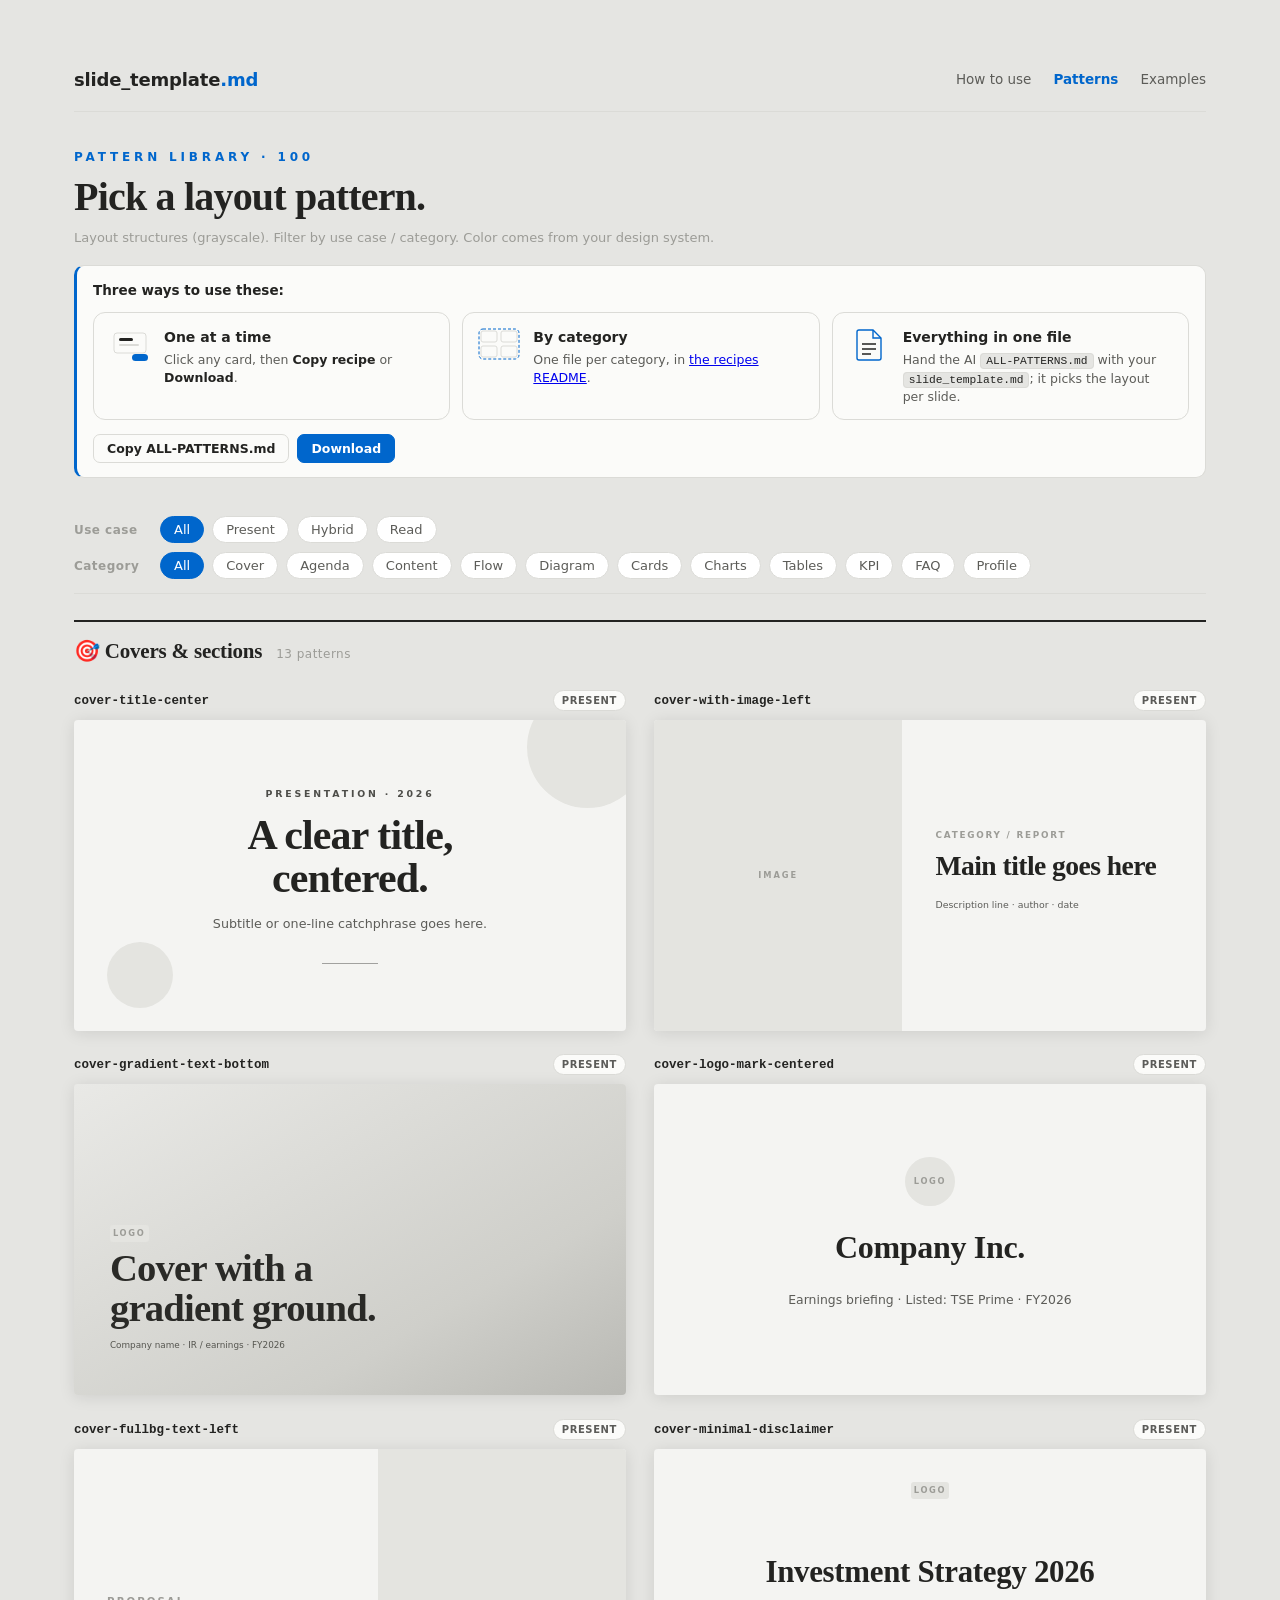
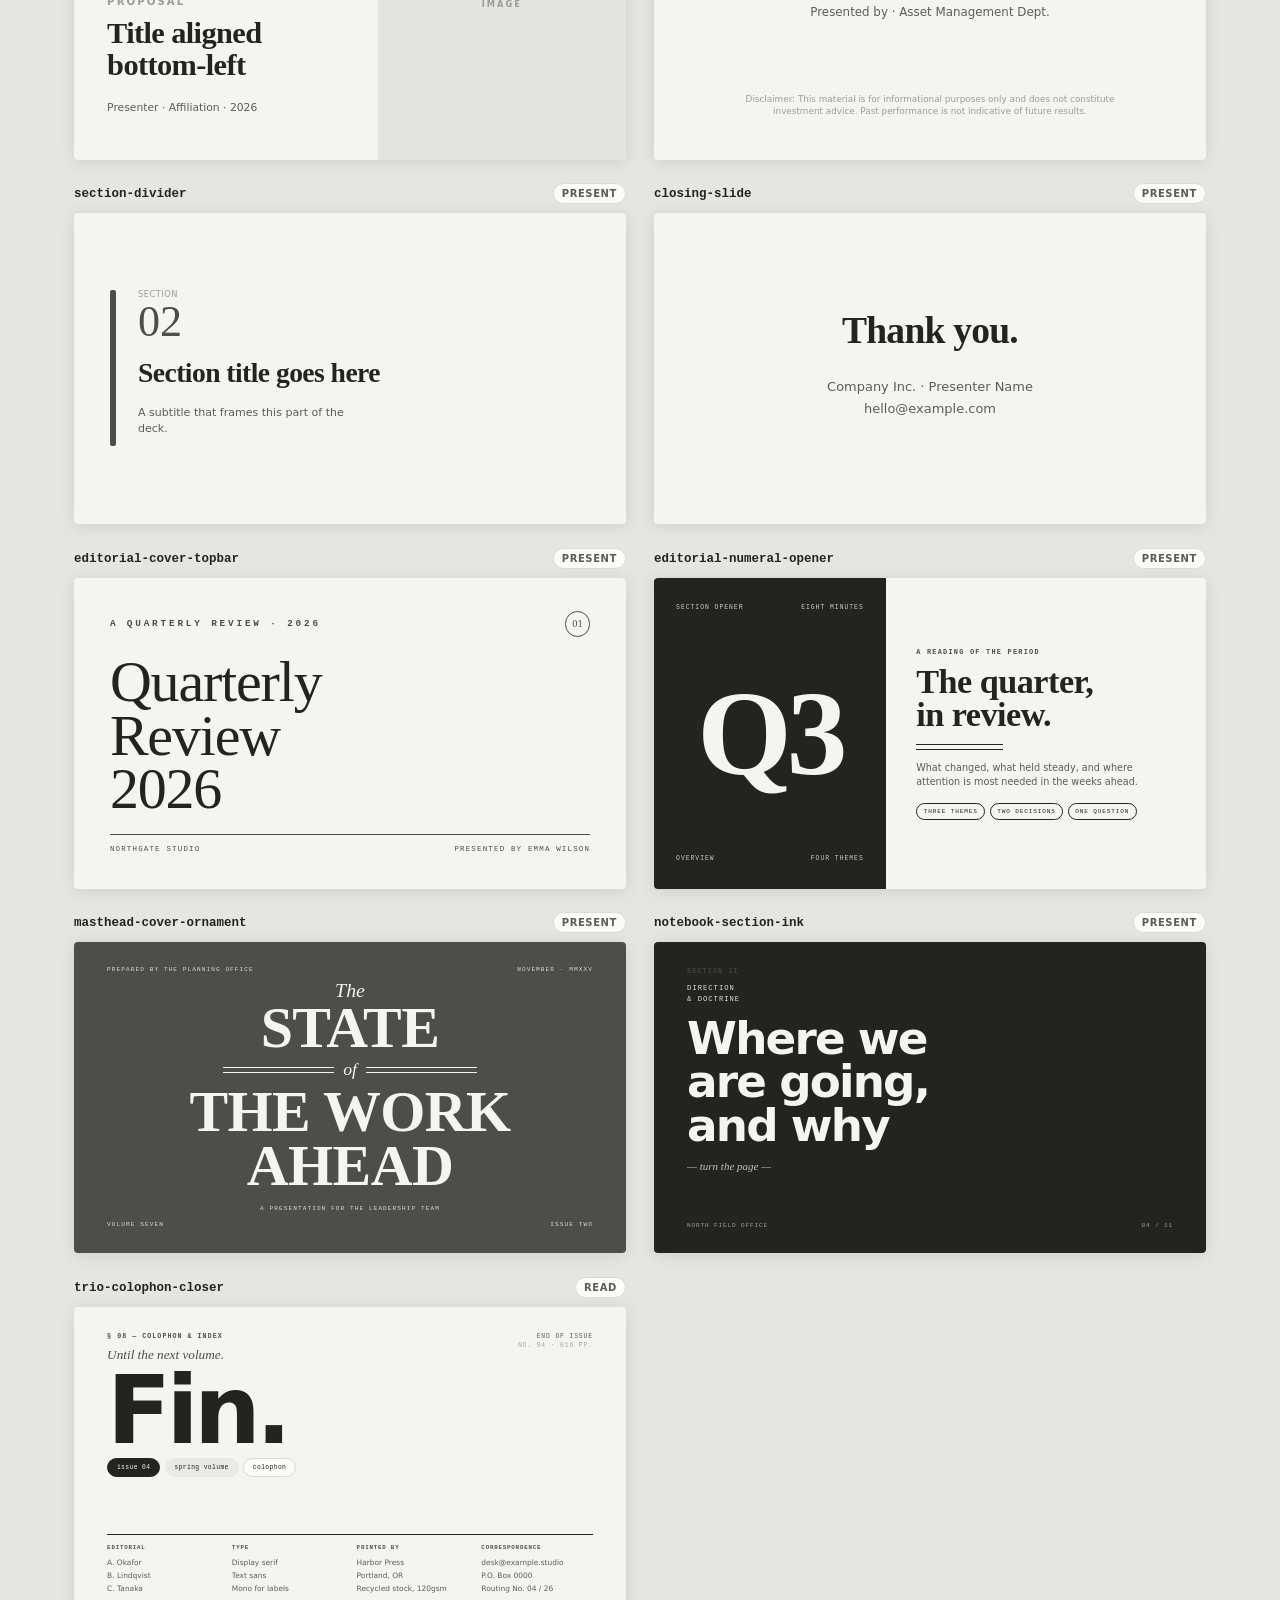
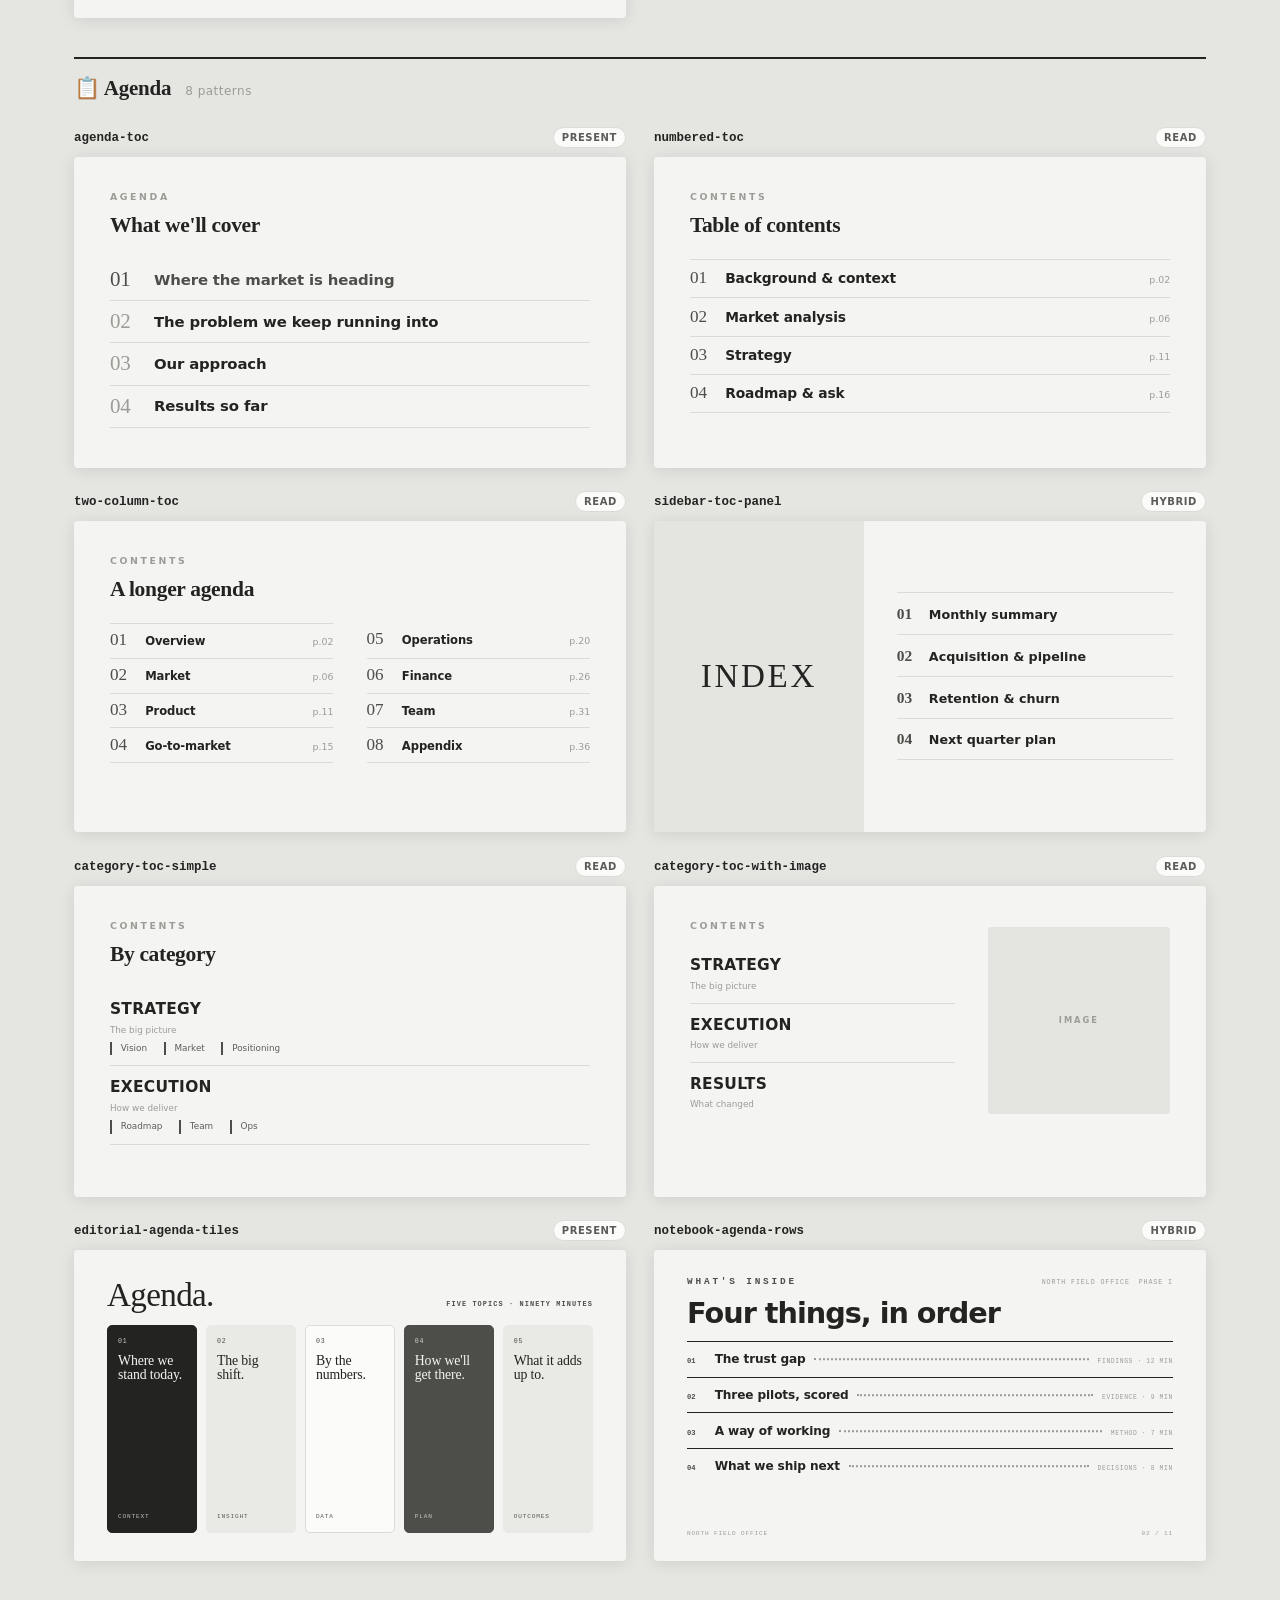
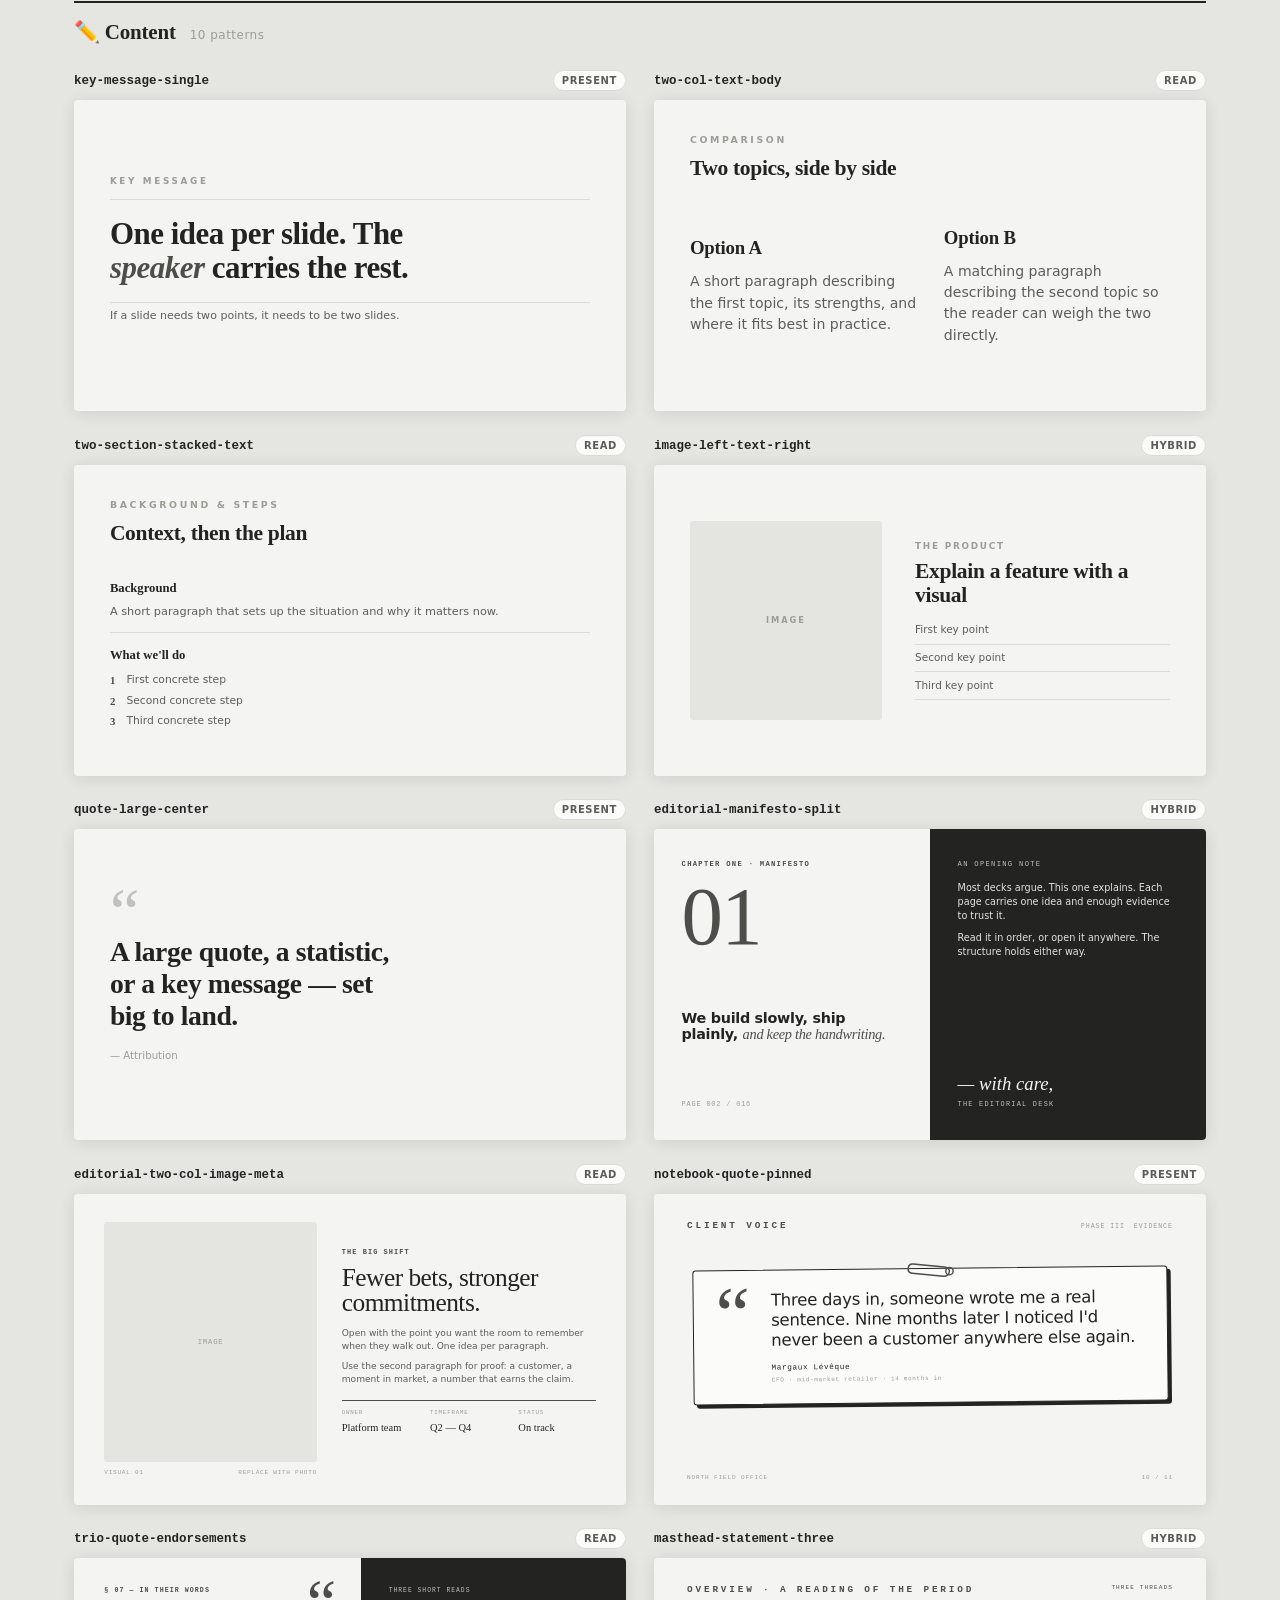
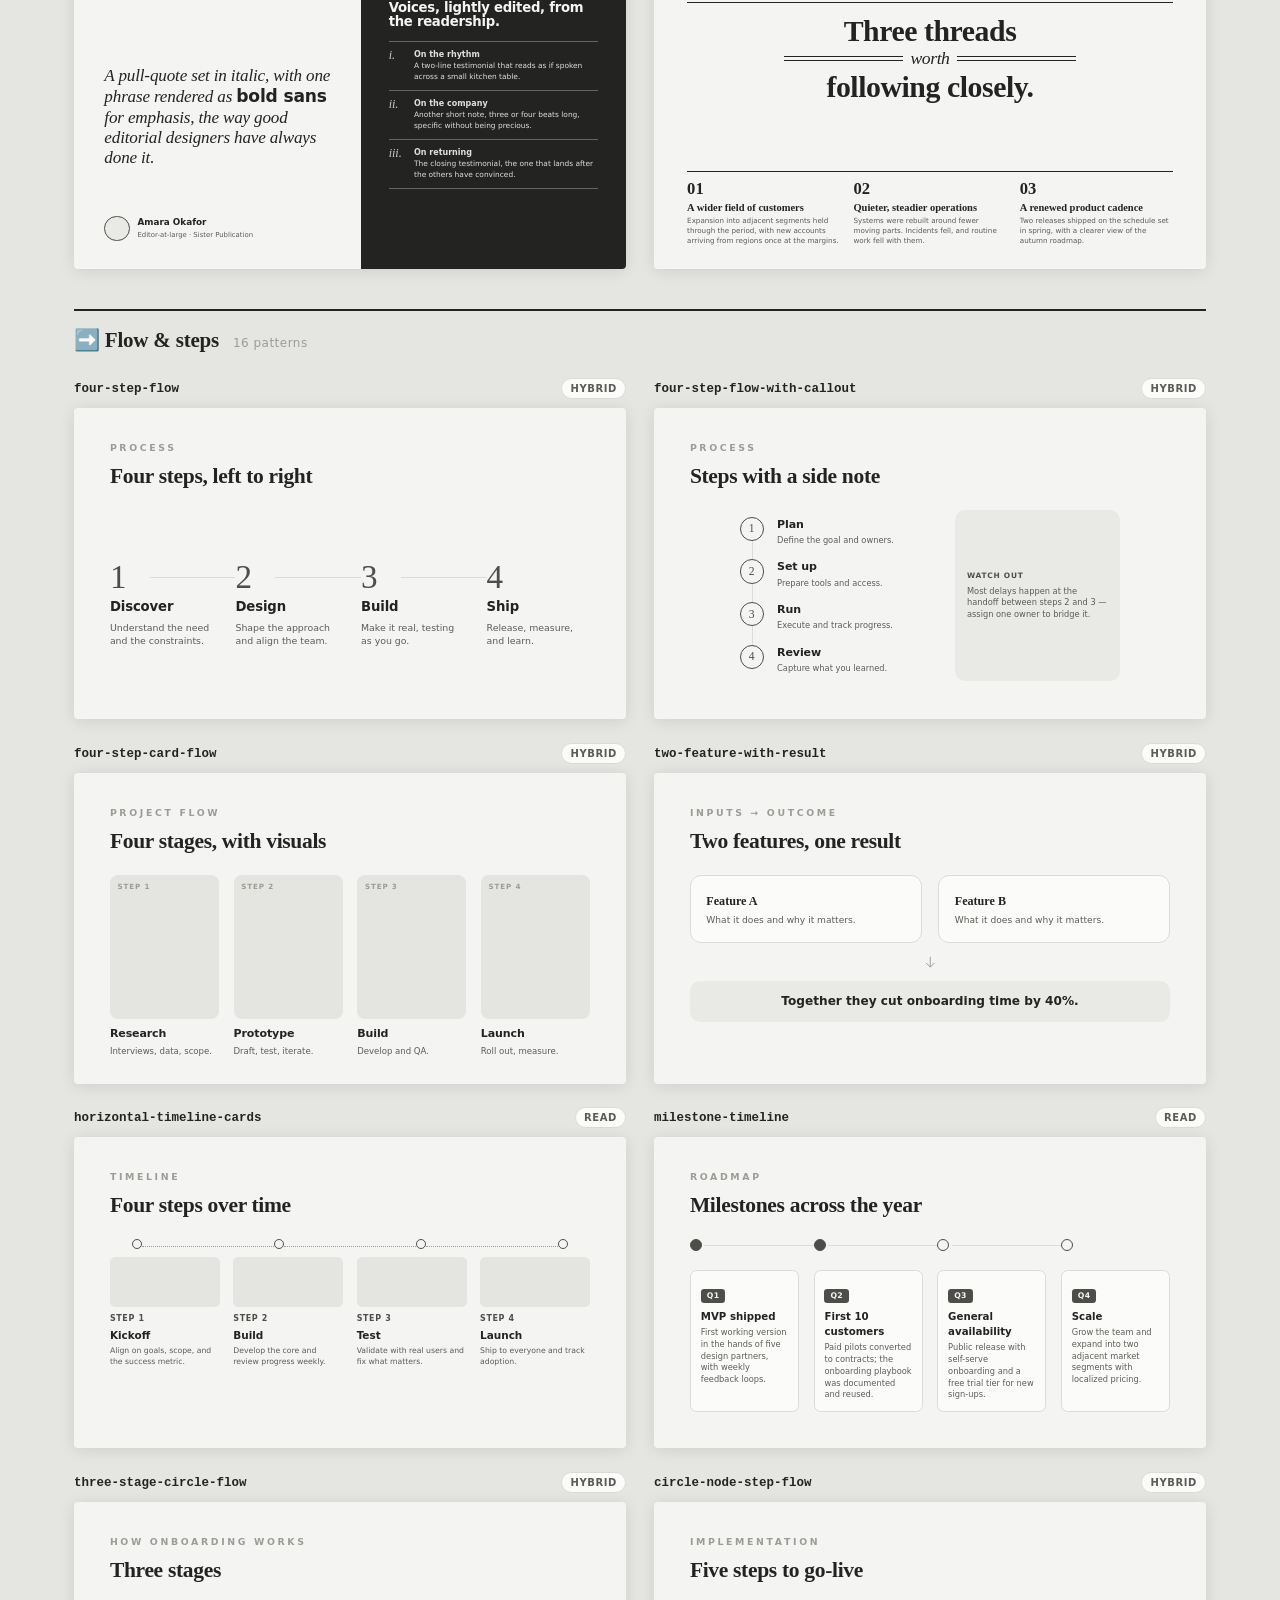
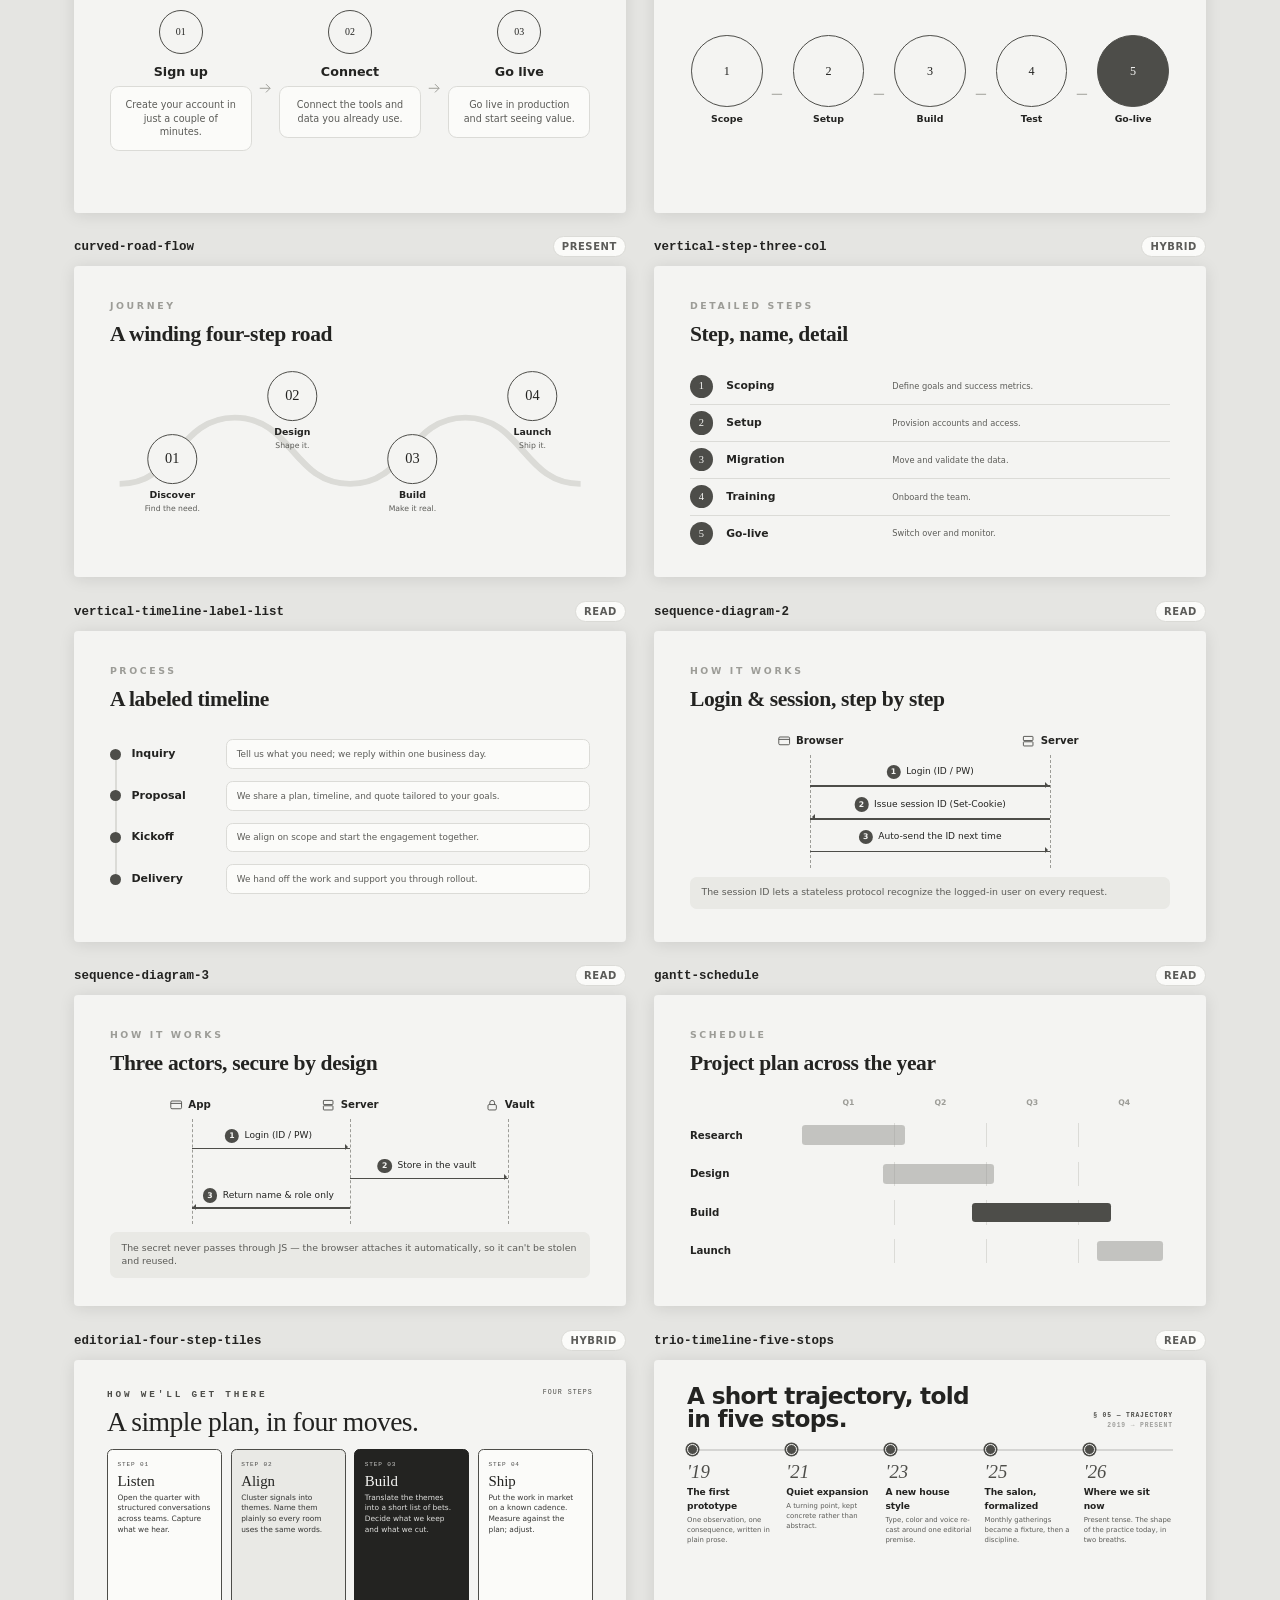
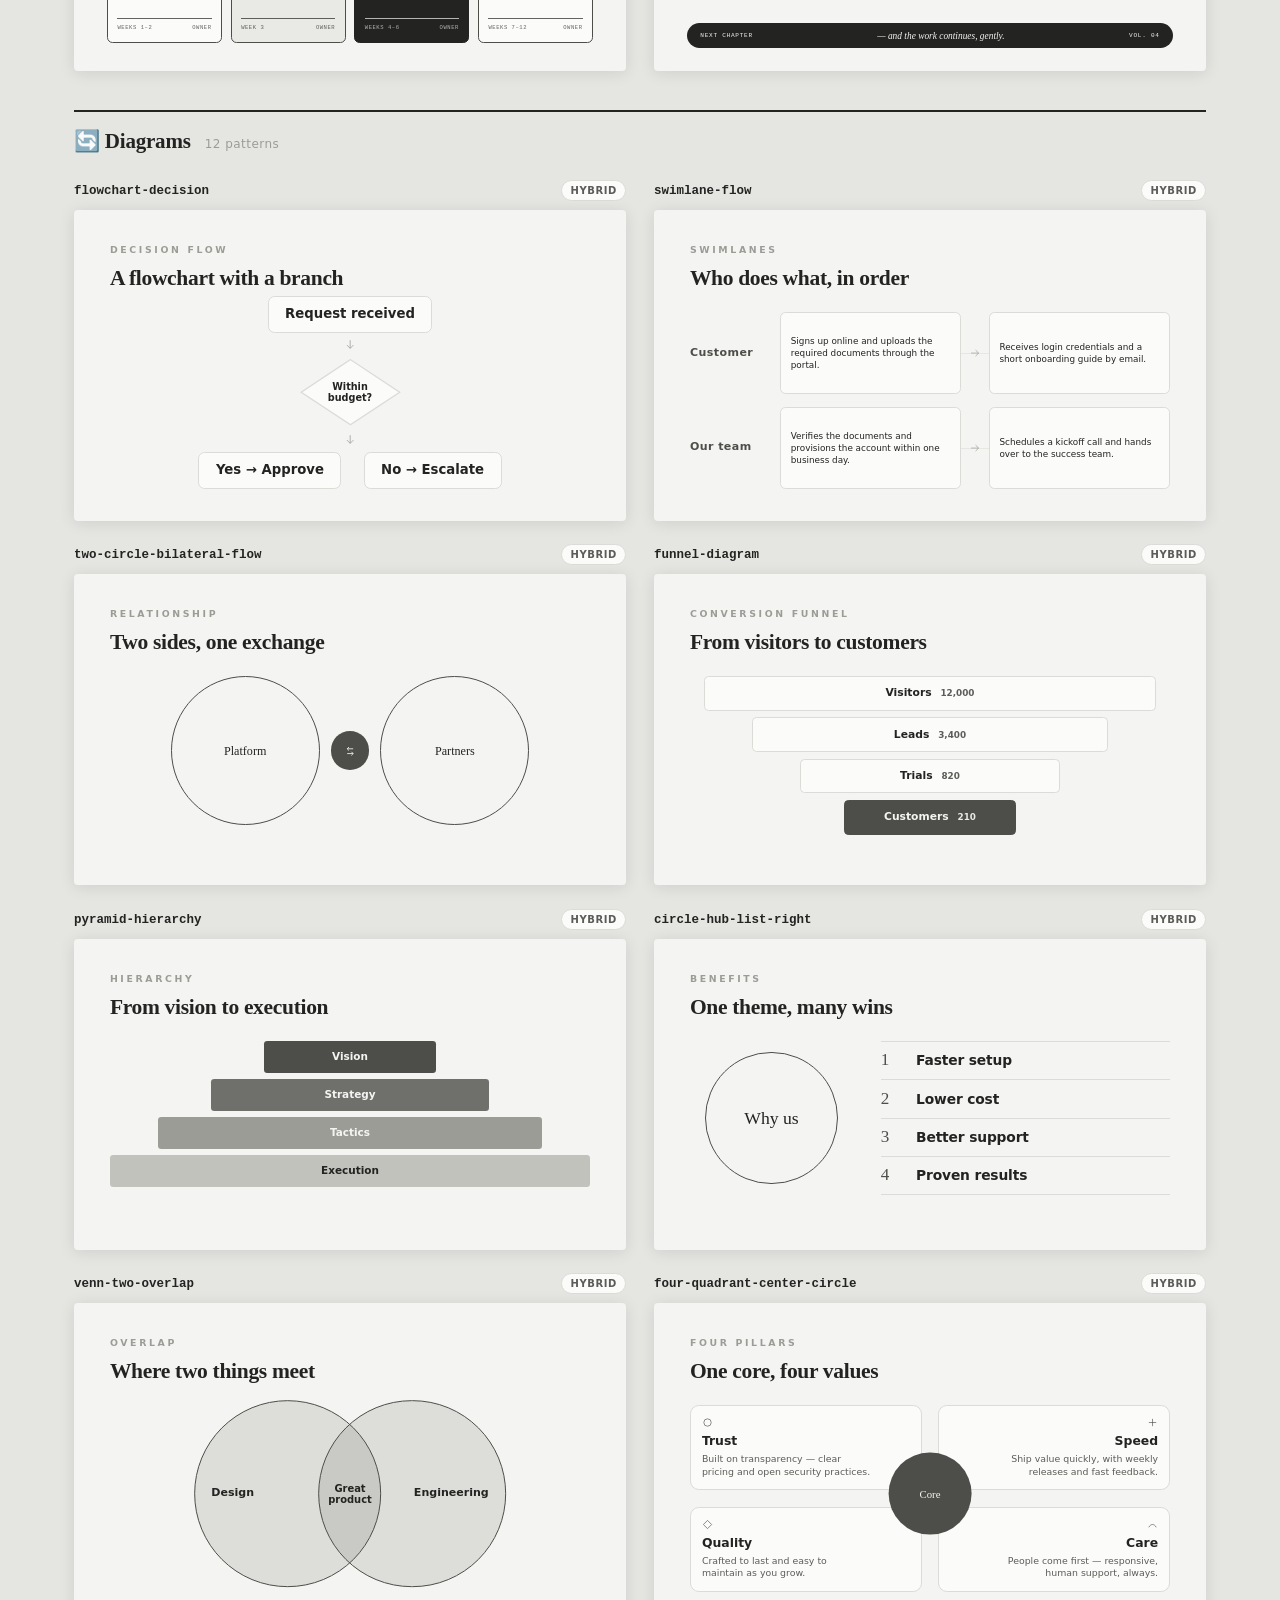
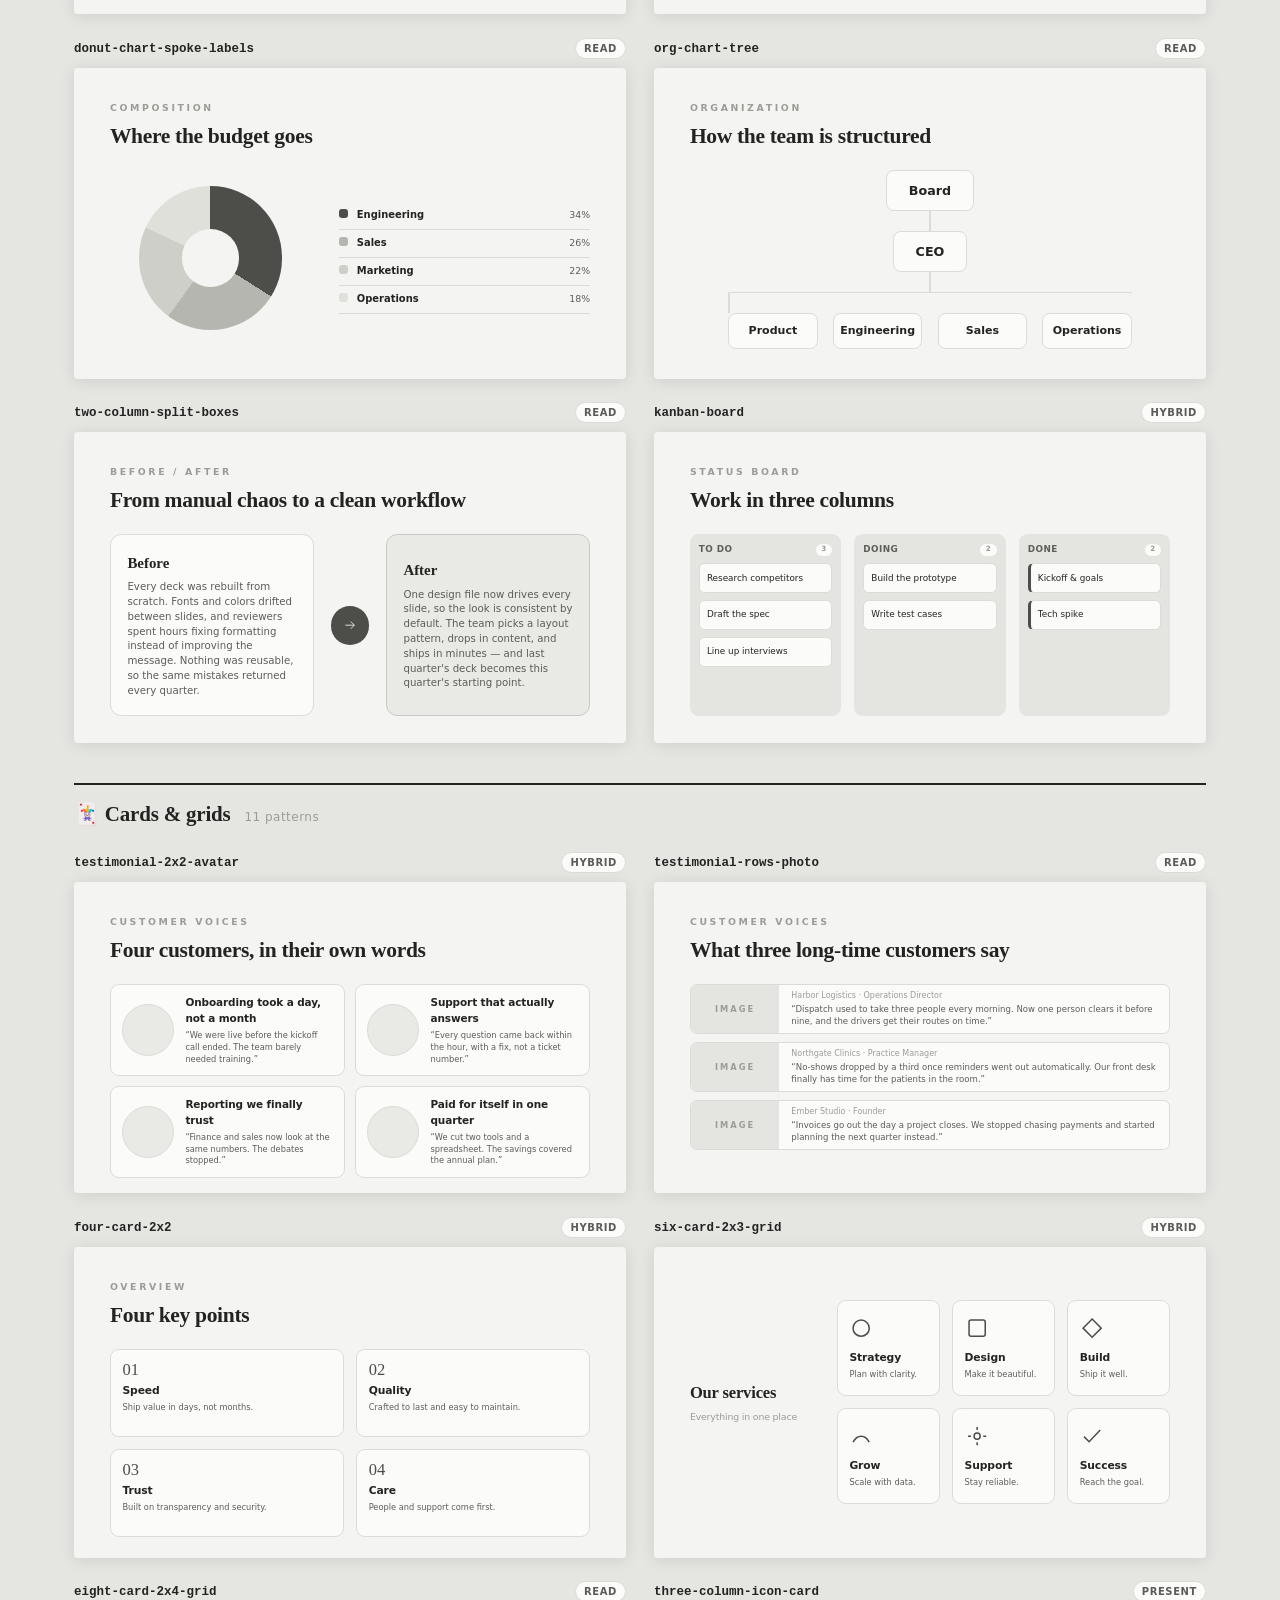
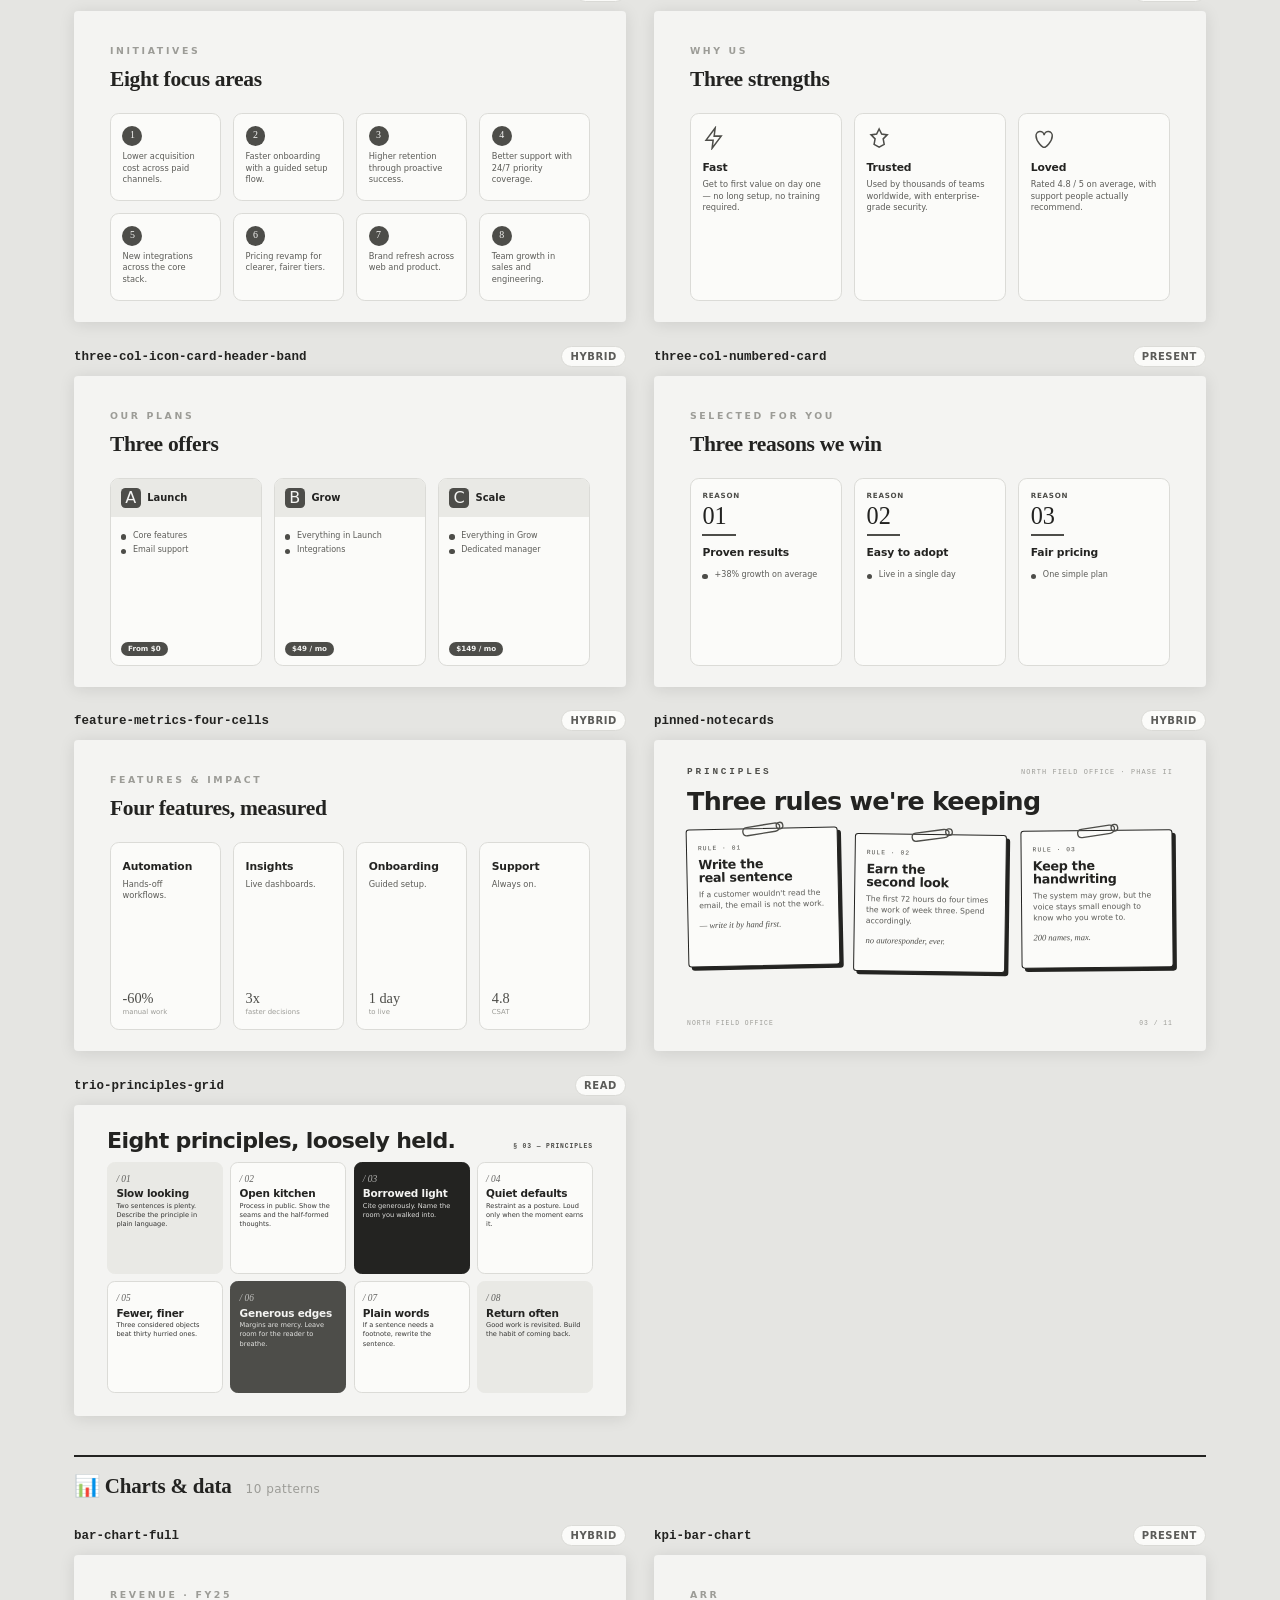
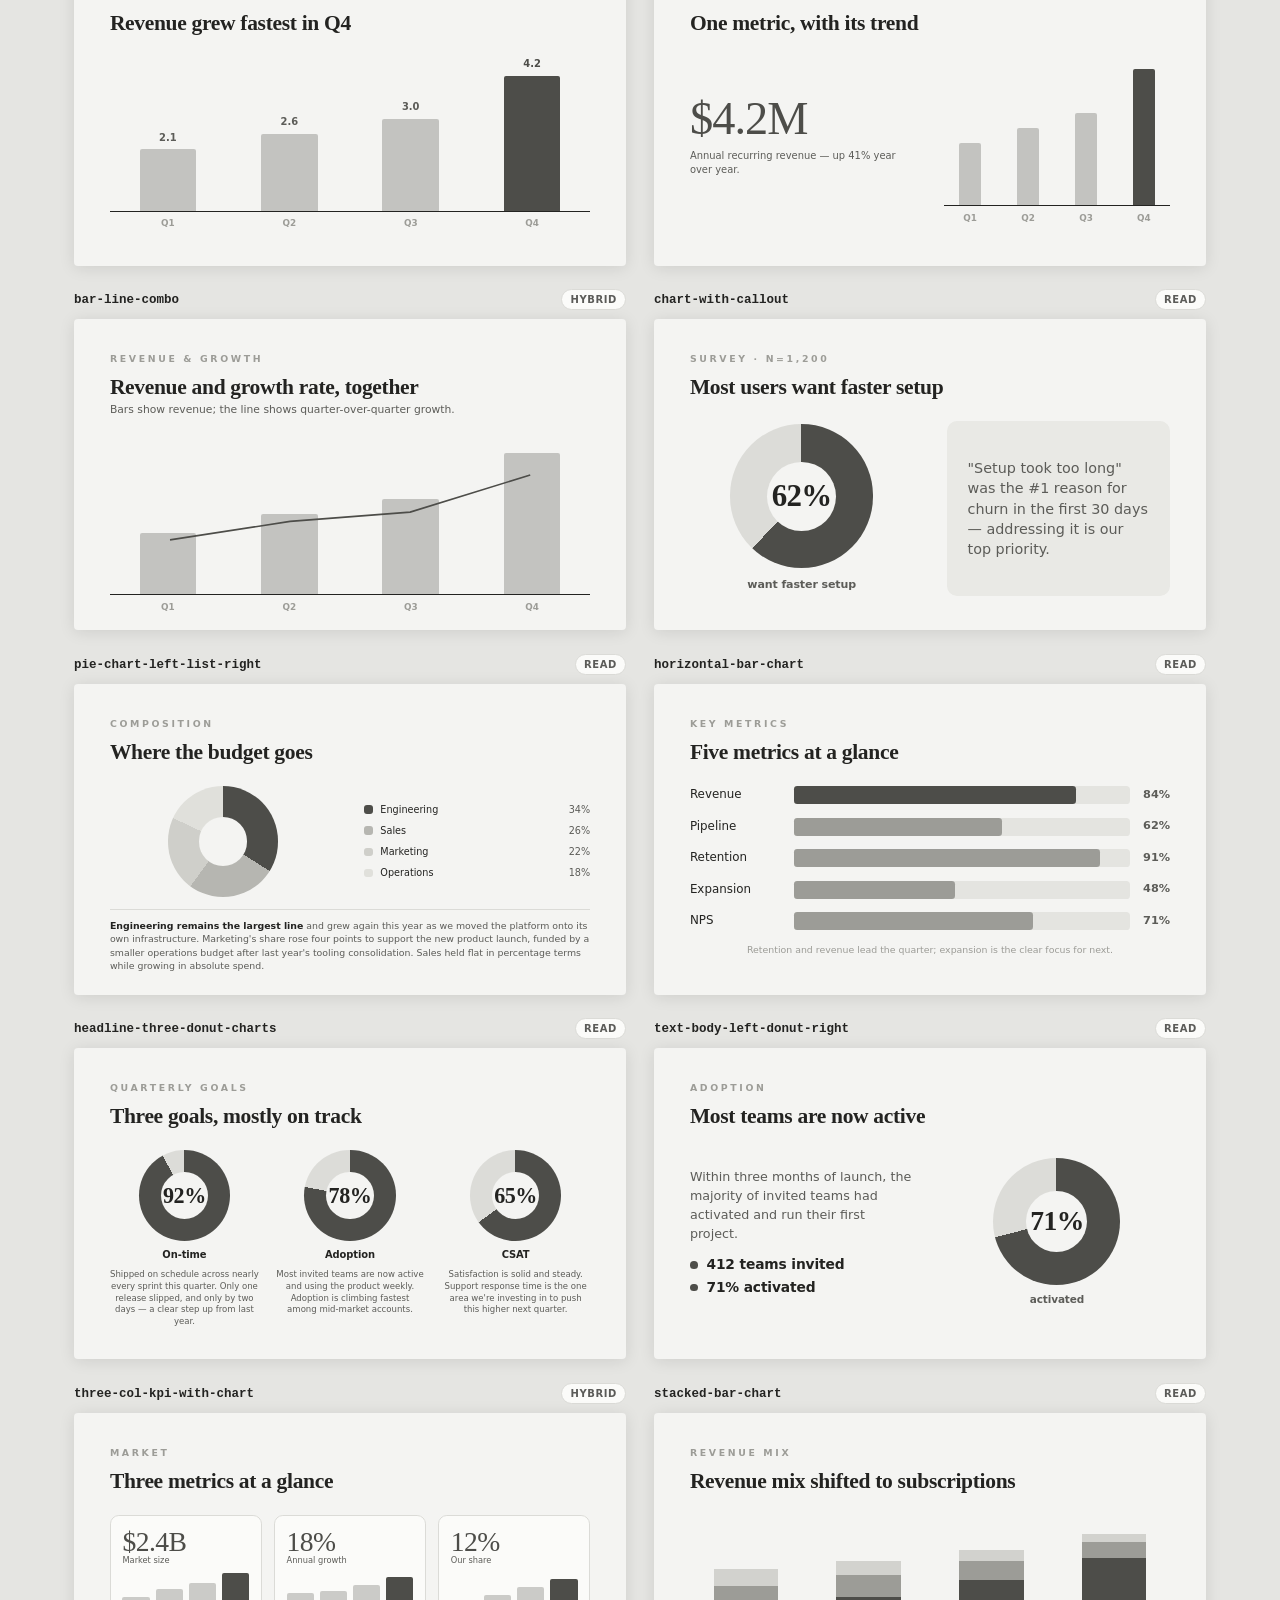
<file: patterns.html>
<!DOCTYPE html>
<html lang="en">
<head>
<meta charset="utf-8">
<meta name="viewport" content="width=device-width, initial-scale=1">
<title>Patterns · slide_template.md</title>
<meta name="description" content="Browse 100 grayscale slide layouts — covers, agendas, charts, KPIs, tables, diagrams, and more. Filter by use case and copy the layout recipe.">
<meta name="theme-color" content="#0066cc">
<meta property="og:type" content="website">
<meta property="og:site_name" content="slide_template.md">
<meta property="og:title" content="100 slide patterns · slide_template.md">
<meta property="og:description" content="100 grayscale slide layouts — covers, agendas, charts, KPIs, tables, diagrams. Filter by use case and copy the recipe.">
<meta property="og:url" content="https://somatomita.github.io/slide-template-md/patterns.html">
<meta property="og:image" content="https://somatomita.github.io/slide-template-md/assets/og.png">
<meta property="og:image:width" content="1200">
<meta property="og:image:height" content="630">
<meta property="og:image:alt" content="slide_template.md — design once, then build slide by slide">
<meta name="twitter:card" content="summary_large_image">
<meta name="twitter:title" content="100 slide patterns · slide_template.md">
<meta name="twitter:description" content="100 grayscale slide layouts. Filter by use case and copy the recipe.">
<meta name="twitter:image" content="https://somatomita.github.io/slide-template-md/assets/og.png">
<link rel="icon" href="data:image/svg+xml,%3Csvg xmlns='http://www.w3.org/2000/svg' viewBox='0 0 100 100'%3E%3Ctext y='.9em' font-size='90'%3E📑%3C/text%3E%3C/svg%3E">
<link rel="stylesheet" href="assets/patterns.css">
<link rel="stylesheet" href="assets/patterns-editorial.css">
<link rel="stylesheet" href="assets/diagrams.css">
</head>
<body>
<div class="wrap">
  

  <header class="site-nav"><div class="brand"><a href="index.html" style="color:inherit;text-decoration:none">slide_template<b>.md</b></a></div>
    <nav><a href="how-to-use.html">How to use</a><a href="patterns.html" class="cur">Patterns</a><a href="examples.html">Examples</a></nav></header>

  <section id="patterns" style="padding-top:6px"><p class="eyebrow" style="font-size:12px;letter-spacing:.32em;text-transform:uppercase;color:var(--blue);font-weight:600;margin:0 0 10px">Pattern library · 100</p><h1 style="font-family:var(--serif);font-weight:600;font-size:clamp(28px,4.4vw,40px);line-height:1.04;letter-spacing:-.02em;margin:0 0 10px">Pick a layout pattern.</h1><p class="sec-sub">Layout structures (grayscale). Filter by use case / category. Color comes from your design system.</p></section>
  <div class="usenote">
    <b>Three ways to use these:</b>
    <div class="ways3 dgm">
      <div class="way">
        <svg viewBox="0 0 44 36" fill="none" aria-hidden="true"><rect x="6" y="6" width="32" height="20" rx="3" fill="var(--card)" stroke="var(--line)"/><rect x="11" y="11" width="14" height="3" rx="1.5" fill="var(--ink)"/><rect x="11" y="17" width="20" height="2" rx="1" fill="var(--line)"/><rect x="24" y="27" width="16" height="7" rx="3.5" fill="#0066cc"/></svg>
        <div><p class="wh">One at a time</p><p class="wd">Click any card, then <b>Copy recipe</b> or <b>Download</b>.</p></div>
      </div>
      <div class="way">
        <svg viewBox="0 0 44 36" fill="none" aria-hidden="true"><rect x="4" y="4" width="16" height="11" rx="2" fill="var(--card)" stroke="var(--line)"/><rect x="24" y="4" width="16" height="11" rx="2" fill="var(--card)" stroke="var(--line)"/><rect x="4" y="19" width="16" height="11" rx="2" fill="var(--card)" stroke="var(--line)"/><rect x="24" y="19" width="16" height="11" rx="2" fill="var(--card)" stroke="var(--line)"/><rect x="2" y="2" width="40" height="30" rx="4" stroke="#0066cc" stroke-dasharray="3 2"/></svg>
        <div><p class="wh">By category</p><p class="wd">One file per category, in <a href="2-patterns/README.md">the recipes README</a>.</p></div>
      </div>
      <div class="way">
        <svg viewBox="0 0 44 36" fill="none" aria-hidden="true"><path d="M12 3h14l8 8v20a2 2 0 0 1-2 2H12a2 2 0 0 1-2-2V5a2 2 0 0 1 2-2z" fill="var(--card)" stroke="#0066cc" stroke-width="1.4"/><path d="M26 3v8h8" stroke="#0066cc" stroke-width="1.4"/><path d="M15 17h14M15 22h14M15 27h9" stroke="var(--ink)" stroke-width="1.6"/></svg>
        <div><p class="wh">Everything in one file</p><p class="wd">Hand the AI <code>ALL-PATTERNS.md</code> with your <code>slide_template.md</code>; it picks the layout per slide.</p></div>
      </div>
    </div>
    <div class="cta-row"><button class="filebtn" data-file="2-patterns/ALL-PATTERNS.md">Copy ALL-PATTERNS.md</button><a class="filebtn dl" href="2-patterns/ALL-PATTERNS.md" download>Download</a></div>
  </div>
  <div class="filters">
    <div class="fl"><span class="lbl">Use case</span><button class="btn on" data-uc="all">All</button><button class="btn" data-uc="present">Present</button><button class="btn" data-uc="hybrid">Hybrid</button><button class="btn" data-uc="read">Read</button></div>
    <div class="fl"><span class="lbl">Category</span><button class="btn on" data-cat="all">All</button><button class="btn" data-cat="Cover">Cover</button><button class="btn" data-cat="Agenda">Agenda</button><button class="btn" data-cat="Content">Content</button><button class="btn" data-cat="Flow">Flow</button><button class="btn" data-cat="Diagram">Diagram</button><button class="btn" data-cat="Card">Cards</button><button class="btn" data-cat="Chart">Charts</button><button class="btn" data-cat="Table">Tables</button><button class="btn" data-cat="KPI">KPI</button><button class="btn" data-cat="FAQ">FAQ</button><button class="btn" data-cat="Profile">Profile</button></div>
  </div>

  <!-- ============ Covers & sections ============ -->
  <div class="group"><h2>🎯 Covers &amp; sections</h2><span class="cnt">13 patterns</span></div>
  <div class="grid">

    <div class="card"><div class="meta"><span class="pname">cover-title-center</span><span class="tag present">Present</span></div>
      <div class="slide c-center"><span class="deco" style="width:22cqi;height:22cqi;top:-6cqi;right:-4cqi"></span><span class="deco" style="width:12cqi;height:12cqi;bottom:4cqi;left:6cqi"></span><div class="pad">
        <div class="kick">Presentation · 2026</div><h2 class="serif" style="margin-top:2.4cqi">A clear title,<br>centered.</h2><p class="sub">Subtitle or one-line catchphrase goes here.</p><div class="ln"></div>
      </div></div></div>

    <div class="card"><div class="meta"><span class="pname">cover-with-image-left</span><span class="tag present">Present</span></div>
      <div class="slide c-split"><div class="img"></div><div class="txt"><div class="lab">Category / Report</div><h2 class="serif">Main title goes here</h2><p class="meta2">Description line · author · date</p></div></div></div>

    <div class="card"><div class="meta"><span class="pname">cover-gradient-text-bottom</span><span class="tag present">Present</span></div>
      <div class="slide c-grad"><div class="pad"><div class="logo" style="width:7cqi;height:3cqi;border-radius:3px">LOGO</div><h2>Cover with a<br>gradient ground.</h2><p class="info">Company name · IR / earnings · FY2026</p></div></div></div>

    <div class="card"><div class="meta"><span class="pname">cover-logo-mark-centered</span><span class="tag present">Present</span></div>
      <div class="slide c-logo"><div class="pad"><div class="logo">LOGO</div><h2 class="serif">Company Inc.</h2><p class="info">Earnings briefing · Listed: TSE Prime · FY2026</p></div></div></div>

    <div class="card"><div class="meta"><span class="pname">cover-fullbg-text-left</span><span class="tag present">Present</span></div>
      <div class="slide c-fbleft"><div class="txt"><div class="lab">Proposal</div><h2 class="serif">Title aligned<br>bottom-left</h2><p class="meta2">Presenter · Affiliation · 2026</p></div><div class="img"></div></div></div>

    <div class="card"><div class="meta"><span class="pname">cover-minimal-disclaimer</span><span class="tag present">Present</span></div>
      <div class="slide c-disc"><div class="pad"><div class="logo" style="width:7cqi;height:3cqi;border-radius:3px">LOGO</div><div><h2 class="serif">Investment Strategy 2026</h2><p class="pres">Presented by · Asset Management Dept.</p></div><p class="disc">Disclaimer: This material is for informational purposes only and does not constitute investment advice. Past performance is not indicative of future results.</p></div></div></div>

    <div class="card"><div class="meta"><span class="pname">section-divider</span><span class="tag present">Present</span></div>
      <div class="slide divider"><div class="pad"><div class="barv"></div><div><div class="foot">Section</div><div class="snum">02</div><h2 class="serif">Section title goes here</h2><p class="sub">A subtitle that frames this part of the deck.</p></div></div></div></div>

    <div class="card"><div class="meta"><span class="pname">closing-slide</span><span class="tag present">Present</span></div>
      <div class="slide closing"><div class="pad"><h2 class="serif">Thank you.</h2><p class="info">Company Inc. · Presenter Name<br>hello@example.com</p></div></div></div>

    <div class="card"><div class="meta"><span class="pname">editorial-cover-topbar</span><span class="tag present">Present</span></div>
      <div class="slide ed-cover"><div class="pad">
        <div class="topbar"><span class="kick">A quarterly review · 2026</span><span class="mark">01</span></div>
        <h2 class="serif">Quarterly<br>Review<br>2026</h2>
        <div class="footline"><span>Northgate Studio</span><span>Presented by Emma Wilson</span></div>
      </div></div></div>

    <div class="card"><div class="meta"><span class="pname">editorial-numeral-opener</span><span class="tag present">Present</span></div>
      <div class="slide ed-open">
        <div class="l"><div class="top"><span>Section opener</span><span>Eight minutes</span></div><div class="num">Q3</div><div class="bot"><span>Overview</span><span>Four themes</span></div></div>
        <div class="r"><div class="kick">A reading of the period</div><h2 class="serif">The quarter,<br>in review.</h2><div class="rules"></div><p class="lede">What changed, what held steady, and where attention is most needed in the weeks ahead.</p><div class="marks"><span>Three themes</span><span>Two decisions</span><span>One question</span></div></div>
      </div></div>

    <div class="card"><div class="meta"><span class="pname">masthead-cover-ornament</span><span class="tag present">Present</span></div>
      <div class="slide mh-cover"><div class="pad">
        <div class="top"><span>Prepared by the planning office</span><span>November · MMXXV</span></div>
        <div class="the">The</div><div class="big">State</div>
        <div class="mid"><span class="rl"></span><span class="of">of</span><span class="rl"></span></div>
        <div class="big">the work ahead</div>
        <div class="credit">A presentation for the leadership team</div>
        <div class="bot"><span>Volume seven</span><span>Issue two</span></div>
      </div></div></div>

    <div class="card"><div class="meta"><span class="pname">notebook-section-ink</span><span class="tag present">Present</span></div>
      <div class="slide nb-sec"><div class="pad">
        <div class="mk kick">Section II</div>
        <div class="lb">Direction<br>&amp; doctrine</div>
        <h2>Where we<br>are going,<br>and why</h2>
        <div class="scr">— turn the page —</div>
        <div class="nb-foot"><span>North Field Office</span><span>04 / 11</span></div>
      </div></div></div>

    <div class="card"><div class="meta"><span class="pname">trio-colophon-closer</span><span class="tag read">Read</span></div>
      <div class="slide tt-fin"><div class="pad">
        <div class="top"><div><div class="kick">§ 08 — Colophon &amp; index</div><div class="ser">Until the next volume.</div></div><div class="mt">End of issue<br><span>No. 04 · 016 pp.</span></div></div>
        <div class="big">Fin.</div>
        <div class="pills"><span class="ink">issue 04</span><span class="soft">spring volume</span><span>colophon</span></div>
        <div class="cols">
          <div><h6>Editorial</h6><p>A. Okafor</p><p>B. Lindqvist</p><p>C. Tanaka</p></div>
          <div><h6>Type</h6><p>Display serif</p><p>Text sans</p><p>Mono for labels</p></div>
          <div><h6>Printed by</h6><p>Harbor Press</p><p>Portland, OR</p><p>Recycled stock, 120gsm</p></div>
          <div><h6>Correspondence</h6><p>desk@example.studio</p><p>P.O. Box 0000</p><p>Routing No. 04 / 26</p></div>
        </div>
      </div></div></div>

  </div>

  <!-- ============ Agenda / TOC ============ -->
  <div class="group"><h2>📋 Agenda</h2><span class="cnt">8 patterns</span></div>
  <div class="grid">

    <div class="card"><div class="meta"><span class="pname">agenda-toc</span><span class="tag present">Present</span></div>
      <div class="slide"><div class="pad"><div class="akick">Agenda</div><h2 class="atitle">What we'll cover</h2><div class="body agenda">
        <div class="ai active"><span class="an">01</span><span class="at">Where the market is heading</span></div>
        <div class="ai"><span class="an">02</span><span class="at">The problem we keep running into</span></div>
        <div class="ai"><span class="an">03</span><span class="at">Our approach</span></div>
        <div class="ai"><span class="an">04</span><span class="at">Results so far</span></div>
      </div></div></div></div>

    <div class="card"><div class="meta"><span class="pname">numbered-toc</span><span class="tag read">Read</span></div>
      <div class="slide"><div class="pad"><div class="akick">Contents</div><h2 class="atitle">Table of contents</h2><div class="body toc">
        <div class="tline"><span class="tnum">01</span><span class="tname">Background &amp; context</span><span class="tpg">p.02</span></div>
        <div class="tline"><span class="tnum">02</span><span class="tname">Market analysis</span><span class="tpg">p.06</span></div>
        <div class="tline"><span class="tnum">03</span><span class="tname">Strategy</span><span class="tpg">p.11</span></div>
        <div class="tline"><span class="tnum">04</span><span class="tname">Roadmap &amp; ask</span><span class="tpg">p.16</span></div>
      </div></div></div></div>

    <div class="card"><div class="meta"><span class="pname">two-column-toc</span><span class="tag read">Read</span></div>
      <div class="slide"><div class="pad"><div class="akick">Contents</div><h2 class="atitle">A longer agenda</h2><div class="body toc toc2">
        <div class="tline"><span class="tnum">01</span><span class="tname">Overview</span><span class="tpg">p.02</span></div>
        <div class="tline"><span class="tnum">05</span><span class="tname">Operations</span><span class="tpg">p.20</span></div>
        <div class="tline"><span class="tnum">02</span><span class="tname">Market</span><span class="tpg">p.06</span></div>
        <div class="tline"><span class="tnum">06</span><span class="tname">Finance</span><span class="tpg">p.26</span></div>
        <div class="tline"><span class="tnum">03</span><span class="tname">Product</span><span class="tpg">p.11</span></div>
        <div class="tline"><span class="tnum">07</span><span class="tname">Team</span><span class="tpg">p.31</span></div>
        <div class="tline"><span class="tnum">04</span><span class="tname">Go-to-market</span><span class="tpg">p.15</span></div>
        <div class="tline"><span class="tnum">08</span><span class="tname">Appendix</span><span class="tpg">p.36</span></div>
      </div></div></div></div>

    <div class="card"><div class="meta"><span class="pname">sidebar-toc-panel</span><span class="tag hybrid">Hybrid</span></div>
      <div class="slide"><div class="tocsplit">
        <div class="panel"><div class="idx">INDEX</div></div>
        <div class="items">
          <div class="it"><b>01</b><span>Monthly summary</span></div>
          <div class="it"><b>02</b><span>Acquisition &amp; pipeline</span></div>
          <div class="it"><b>03</b><span>Retention &amp; churn</span></div>
          <div class="it"><b>04</b><span>Next quarter plan</span></div>
        </div>
      </div></div></div>

    <div class="card"><div class="meta"><span class="pname">category-toc-simple</span><span class="tag read">Read</span></div>
      <div class="slide"><div class="pad"><div class="akick">Contents</div><h2 class="atitle">By category</h2><div class="body cat">
        <div class="crow"><div class="ceng">STRATEGY</div><div class="cjp">The big picture</div><div class="cit"><span>Vision</span><span>Market</span><span>Positioning</span></div></div>
        <div class="crow"><div class="ceng">EXECUTION</div><div class="cjp">How we deliver</div><div class="cit"><span>Roadmap</span><span>Team</span><span>Ops</span></div></div>
      </div></div></div></div>

    <div class="card"><div class="meta"><span class="pname">category-toc-with-image</span><span class="tag read">Read</span></div>
      <div class="slide"><div class="pad"><div class="split" style="height:auto;grid-template-columns:1fr 38%"><div><div class="akick">Contents</div><div class="cat" style="margin-top:2cqi">
        <div class="crow"><div class="ceng">STRATEGY</div><div class="cjp">The big picture</div></div>
        <div class="crow"><div class="ceng">EXECUTION</div><div class="cjp">How we deliver</div></div>
        <div class="crow" style="border:0"><div class="ceng">RESULTS</div><div class="cjp">What changed</div></div>
      </div></div><div class="img" style="height:34cqi"></div></div></div></div></div>

    <div class="card"><div class="meta"><span class="pname">editorial-agenda-tiles</span><span class="tag present">Present</span></div>
      <div class="slide ed-agenda"><div class="pad">
        <div class="head"><h2 class="serif">Agenda.</h2><span class="kick">Five topics · ninety minutes</span></div>
        <div class="tiles">
          <div class="tp ink"><div><div class="n">01</div><h3>Where we stand today.</h3></div><div class="ft">Context</div></div>
          <div class="tp soft"><div><div class="n">02</div><h3>The big shift.</h3></div><div class="ft">Insight</div></div>
          <div class="tp"><div><div class="n">03</div><h3>By the numbers.</h3></div><div class="ft">Data</div></div>
          <div class="tp acc"><div><div class="n">04</div><h3>How we'll get there.</h3></div><div class="ft">Plan</div></div>
          <div class="tp soft"><div><div class="n">05</div><h3>What it adds up to.</h3></div><div class="ft">Outcomes</div></div>
        </div>
      </div></div></div>

    <div class="card"><div class="meta"><span class="pname">notebook-agenda-rows</span><span class="tag hybrid">Hybrid</span></div>
      <div class="slide nb-agenda"><div class="pad">
        <div class="nb-top"><span class="lk kick">What's inside</span><span class="mt"><span>North Field Office</span><span>Phase I</span></span></div>
        <h2>Four things, in order</h2>
        <div class="row"><span class="n">01</span><span>The trust gap</span><span class="ld"></span><span class="mt">Findings · 12 min</span></div>
        <div class="row"><span class="n">02</span><span>Three pilots, scored</span><span class="ld"></span><span class="mt">Evidence · 9 min</span></div>
        <div class="row"><span class="n">03</span><span>A way of working</span><span class="ld"></span><span class="mt">Method · 7 min</span></div>
        <div class="row"><span class="n">04</span><span>What we ship next</span><span class="ld"></span><span class="mt">Decisions · 8 min</span></div>
        <div class="nb-foot"><span>North Field Office</span><span>02 / 11</span></div>
      </div></div></div>

  </div>

  <!-- ============ Content ============ -->
  <div class="group"><h2>✏️ Content</h2><span class="cnt">10 patterns</span></div>
  <div class="grid">

    <div class="card"><div class="meta"><span class="pname">key-message-single</span><span class="tag present">Present</span></div>
      <div class="slide s-key"><div class="pad"><div class="label">Key message</div><div class="hr" style="margin-top:2cqi"></div><h2 class="serif">One idea per slide. The <em class="hl">speaker</em> carries the rest.</h2><div class="hr"></div><p class="note" style="border:0;padding:0;margin-top:1cqi">If a slide needs two points, it needs to be two slides.</p></div></div></div>

    <div class="card"><div class="meta"><span class="pname">two-col-text-body</span><span class="tag read">Read</span></div>
      <div class="slide"><div class="pad"><div class="akick">Comparison</div><h2 class="atitle">Two topics, side by side</h2><div class="body tc">
        <div><h3>Option A</h3><p>A short paragraph describing the first topic, its strengths, and where it fits best in practice.</p></div>
        <div><h3>Option B</h3><p>A matching paragraph describing the second topic so the reader can weigh the two directly.</p></div>
      </div></div></div></div>

    <div class="card"><div class="meta"><span class="pname">two-section-stacked-text</span><span class="tag read">Read</span></div>
      <div class="slide"><div class="pad"><div class="akick">Background &amp; steps</div><h2 class="atitle">Context, then the plan</h2><div class="body stack">
        <div><h3>Background</h3><p>A short paragraph that sets up the situation and why it matters now.</p></div>
        <div><h3>What we'll do</h3><ul><li>First concrete step</li><li>Second concrete step</li><li>Third concrete step</li></ul></div>
      </div></div></div></div>

    <div class="card"><div class="meta"><span class="pname">image-left-text-right</span><span class="tag hybrid">Hybrid</span></div>
      <div class="slide"><div class="pad" style="justify-content:center"><div class="split"><div class="img imgc"></div><div><div class="lab">The product</div><h2 class="serif">Explain a feature with a visual</h2><ul><li>First key point</li><li>Second key point</li><li>Third key point</li></ul></div></div></div></div></div>

    <div class="card"><div class="meta"><span class="pname">quote-large-center</span><span class="tag present">Present</span></div>
      <div class="slide s-quote"><div class="pad"><div class="qmark">&ldquo;</div><p class="qtext">A large quote, a statistic, or a key message — set big to land.</p><p class="qby">— Attribution</p></div></div></div>

    <div class="card"><div class="meta"><span class="pname">editorial-manifesto-split</span><span class="tag hybrid">Hybrid</span></div>
      <div class="slide ed-mani">
        <div class="l"><div><div class="kick">Chapter one · Manifesto</div><div class="chap">01</div></div><p class="lede">We build slowly, ship plainly, <em>and keep the handwriting.</em></p><div class="pg">Page 002 / 016</div></div>
        <div class="r"><div><div class="h3">An opening note</div><p>Most decks argue. This one explains. Each page carries one idea and enough evidence to trust it.</p><p>Read it in order, or open it anywhere. The structure holds either way.</p></div><div><div class="sig">— with care,</div><div class="who">The editorial desk</div></div></div>
      </div></div>

    <div class="card"><div class="meta"><span class="pname">editorial-two-col-image-meta</span><span class="tag read">Read</span></div>
      <div class="slide ed-twocol">
        <div class="fcol"><div class="fig">Image</div><div class="fcap"><span>Visual 01</span><span>Replace with photo</span></div></div>
        <div class="tcol"><div class="kick">The big shift</div><h2 class="serif">Fewer bets, stronger commitments.</h2><p>Open with the point you want the room to remember when they walk out. One idea per paragraph.</p><p>Use the second paragraph for proof: a customer, a moment in market, a number that earns the claim.</p>
          <dl class="dl"><div><dt>Owner</dt><dd>Platform team</dd></div><div><dt>Timeframe</dt><dd>Q2 — Q4</dd></div><div><dt>Status</dt><dd>On track</dd></div></dl></div>
      </div></div>

    <div class="card"><div class="meta"><span class="pname">notebook-quote-pinned</span><span class="tag present">Present</span></div>
      <div class="slide nb-quote"><div class="pad">
        <div class="nb-top"><span class="lk kick">Client voice</span><span class="mt"><span>Phase III</span><span>Evidence</span></span></div>
        <div class="panel"><svg class="pin" viewBox="0 0 60 18" fill="none" stroke="currentColor" stroke-width="1.6"><path d="M52 9c0 4-3 6-6 6H12c-3 0-5-2-5-5s2-5 5-5h34c3 0 6 2 6 4z"/><circle cx="52" cy="9" r="4"/></svg><div class="qm">“</div><div><blockquote>Three days in, someone wrote me a real sentence. Nine months later I noticed I'd never been a customer anywhere else again.</blockquote><div class="who">Margaux Lévêque<small>CFO · mid-market retailer · 14 months in</small></div></div></div>
        <div class="nb-foot"><span>North Field Office</span><span>10 / 11</span></div>
      </div></div></div>

    <div class="card"><div class="meta"><span class="pname">trio-quote-endorsements</span><span class="tag read">Read</span></div>
      <div class="slide tt-quote">
        <div class="l"><div class="top"><span class="kick">§ 07 — In their words</span><span class="qm">“</span></div><blockquote>A pull-quote set in italic, with one phrase rendered as <b>bold sans</b> for emphasis, the way good editorial designers have always done it.</blockquote><div class="att"><span class="av"></span><div class="who">Amara Okafor<small>Editor-at-large · Sister Publication</small></div></div></div>
        <div class="r"><div class="lb">Three short reads</div><h3>Voices, lightly edited, from the readership.</h3>
          <div class="row"><span class="n">i.</span><p><strong>On the rhythm</strong> A two-line testimonial that reads as if spoken across a small kitchen table.</p></div>
          <div class="row"><span class="n">ii.</span><p><strong>On the company</strong> Another short note, three or four beats long, specific without being precious.</p></div>
          <div class="row"><span class="n">iii.</span><p><strong>On returning</strong> The closing testimonial, the one that lands after the others have convinced.</p></div>
        </div>
      </div></div>

    <div class="card"><div class="meta"><span class="pname">masthead-statement-three</span><span class="tag hybrid">Hybrid</span></div>
      <div class="slide mh-state"><div class="pad">
        <div class="mast"><span class="kick">Overview · A reading of the period</span><span>Three threads</span></div>
        <h2 class="serif">Three threads<span class="orn"><span class="rl"></span><span class="of">worth</span><span class="rl"></span></span>following closely.</h2>
        <div class="g">
          <div class="cell"><div class="n">01</div><h4>A wider field of customers</h4><p>Expansion into adjacent segments held through the period, with new accounts arriving from regions once at the margins.</p></div>
          <div class="cell"><div class="n">02</div><h4>Quieter, steadier operations</h4><p>Systems were rebuilt around fewer moving parts. Incidents fell, and routine work fell with them.</p></div>
          <div class="cell"><div class="n">03</div><h4>A renewed product cadence</h4><p>Two releases shipped on the schedule set in spring, with a clearer view of the autumn roadmap.</p></div>
        </div>
      </div></div></div>

  </div>



  <!-- ============ Flow / Steps ============ -->
  <div class="group"><h2>➡️ Flow &amp; steps</h2><span class="cnt">16 patterns</span></div>
  <div class="grid">

    <div class="card"><div class="meta"><span class="pname">four-step-flow</span><span class="tag hybrid">Hybrid</span></div>
      <div class="slide"><div class="pad"><div class="akick">Process</div><h2 class="atitle nowrap">Four steps, left to right</h2><div class="body"><div class="fbig">
        <div class="c"><div class="n">1</div><div class="fl">Discover</div><div class="fd">Understand the need and the constraints.</div></div>
        <div class="c"><div class="n">2</div><div class="fl">Design</div><div class="fd">Shape the approach and align the team.</div></div>
        <div class="c"><div class="n">3</div><div class="fl">Build</div><div class="fd">Make it real, testing as you go.</div></div>
        <div class="c"><div class="n">4</div><div class="fl">Ship</div><div class="fd">Release, measure, and learn.</div></div>
      </div></div></div></div></div>

    <div class="card"><div class="meta"><span class="pname">four-step-flow-with-callout</span><span class="tag hybrid">Hybrid</span></div>
      <div class="slide"><div class="pad"><div class="akick">Process</div><h2 class="atitle nowrap">Steps with a side note</h2><div class="body"><div class="fcallout">
        <div class="vsteps"><div class="rail"></div>
          <div class="vstep"><div class="vn">1</div><div><div class="vh">Plan</div><div class="vd">Define the goal and owners.</div></div></div>
          <div class="vstep"><div class="vn">2</div><div><div class="vh">Set up</div><div class="vd">Prepare tools and access.</div></div></div>
          <div class="vstep"><div class="vn">3</div><div><div class="vh">Run</div><div class="vd">Execute and track progress.</div></div></div>
          <div class="vstep"><div class="vn">4</div><div><div class="vh">Review</div><div class="vd">Capture what you learned.</div></div></div>
        </div>
        <div class="co"><b>Watch out</b>Most delays happen at the handoff between steps 2 and 3 — assign one owner to bridge it.</div>
      </div></div></div></div></div>

    <div class="card"><div class="meta"><span class="pname">four-step-card-flow</span><span class="tag hybrid">Hybrid</span></div>
      <div class="slide"><div class="pad"><div class="akick">Project flow</div><h2 class="atitle nowrap">Four stages, with visuals</h2><div class="body"><div class="fimg">
        <div class="c"><div class="im"><b>STEP 1</b></div><div class="fl">Research</div><div class="fd">Interviews, data, scope.</div></div>
        <div class="c"><div class="im"><b>STEP 2</b></div><div class="fl">Prototype</div><div class="fd">Draft, test, iterate.</div></div>
        <div class="c"><div class="im"><b>STEP 3</b></div><div class="fl">Build</div><div class="fd">Develop and QA.</div></div>
        <div class="c"><div class="im"><b>STEP 4</b></div><div class="fl">Launch</div><div class="fd">Roll out, measure.</div></div>
      </div></div></div></div></div>

    <div class="card"><div class="meta"><span class="pname">two-feature-with-result</span><span class="tag hybrid">Hybrid</span></div>
      <div class="slide"><div class="pad"><div class="akick">Inputs → outcome</div><h2 class="atitle nowrap">Two features, one result</h2><div class="body"><div class="fres">
        <div class="two"><div class="fcard2"><h4>Feature A</h4><p>What it does and why it matters.</p></div><div class="fcard2"><h4>Feature B</h4><p>What it does and why it matters.</p></div></div>
        <svg class="arr2" style="width:3cqi;height:3cqi" viewBox="0 0 24 24" fill="none" stroke="currentColor" stroke-width="1.4"><path d="M12 4v15M6 13l6 6 6-6"/></svg>
        <div class="result">Together they cut onboarding time by 40%.</div>
      </div></div></div></div></div>

    <div class="card"><div class="meta"><span class="pname">horizontal-timeline-cards</span><span class="tag read">Read</span></div>
      <div class="slide"><div class="pad"><div class="akick">Timeline</div><h2 class="atitle nowrap">Four steps over time</h2><div class="body htl">
        <div class="marks"><i></i><span class="seg"></span><i></i><span class="seg"></span><i></i><span class="seg"></span><i></i></div>
        <div class="tcards">
          <div class="tc2"><div class="im"></div><div class="ts">STEP 1</div><div class="th">Kickoff</div><div class="td">Align on goals, scope, and the success metric.</div></div>
          <div class="tc2"><div class="im"></div><div class="ts">STEP 2</div><div class="th">Build</div><div class="td">Develop the core and review progress weekly.</div></div>
          <div class="tc2"><div class="im"></div><div class="ts">STEP 3</div><div class="th">Test</div><div class="td">Validate with real users and fix what matters.</div></div>
          <div class="tc2"><div class="im"></div><div class="ts">STEP 4</div><div class="th">Launch</div><div class="td">Ship to everyone and track adoption.</div></div>
        </div>
      </div></div></div></div>

    <div class="card"><div class="meta"><span class="pname">milestone-timeline</span><span class="tag read">Read</span></div>
      <div class="slide"><div class="pad"><div class="akick">Roadmap</div><h2 class="atitle nowrap">Milestones across the year</h2><div class="body mile2">
        <div class="m done"><div class="dot"></div><div class="bx"><span class="qh">Q1</span><h4>MVP shipped</h4><p>First working version in the hands of five design partners, with weekly feedback loops.</p></div></div>
        <div class="m done"><div class="dot"></div><div class="bx"><span class="qh">Q2</span><h4>First 10 customers</h4><p>Paid pilots converted to contracts; the onboarding playbook was documented and reused.</p></div></div>
        <div class="m"><div class="dot"></div><div class="bx"><span class="qh">Q3</span><h4>General availability</h4><p>Public release with self-serve onboarding and a free trial tier for new sign-ups.</p></div></div>
        <div class="m"><div class="dot"></div><div class="bx"><span class="qh">Q4</span><h4>Scale</h4><p>Grow the team and expand into two adjacent market segments with localized pricing.</p></div></div>
      </div></div></div></div>

    <div class="card"><div class="meta"><span class="pname">three-stage-circle-flow</span><span class="tag hybrid">Hybrid</span></div>
      <div class="slide"><div class="pad"><div class="akick">How onboarding works</div><h2 class="atitle nowrap">Three stages</h2><div class="body fcirc textmain" style="margin:auto 0">
        <div class="node"><div class="circle serif">01</div><div class="clab">Sign up</div><div class="cd">Create your account in just a couple of minutes.</div></div>
        <svg class="conn" viewBox="0 0 24 24" fill="none" stroke="currentColor" stroke-width="1.4"><path d="M4 12h15M13 6l6 6-6 6"/></svg>
        <div class="node"><div class="circle serif">02</div><div class="clab">Connect</div><div class="cd">Connect the tools and data you already use.</div></div>
        <svg class="conn" viewBox="0 0 24 24" fill="none" stroke="currentColor" stroke-width="1.4"><path d="M4 12h15M13 6l6 6-6 6"/></svg>
        <div class="node"><div class="circle serif">03</div><div class="clab">Go live</div><div class="cd">Go live in production and start seeing value.</div></div>
      </div></div></div></div>

    <div class="card"><div class="meta"><span class="pname">circle-node-step-flow</span><span class="tag hybrid">Hybrid</span></div>
      <div class="slide"><div class="pad"><div class="akick">Implementation</div><h2 class="atitle nowrap">Five steps to go-live</h2><div class="body fcirc" style="margin:auto 0">
        <div class="node"><div class="circle serif">1</div><div class="clab">Scope</div></div>
        <svg class="conn" viewBox="0 0 24 24" fill="none" stroke="currentColor" stroke-width="1.4"><path d="M4 12h15"/></svg>
        <div class="node"><div class="circle serif">2</div><div class="clab">Setup</div></div>
        <svg class="conn" viewBox="0 0 24 24" fill="none" stroke="currentColor" stroke-width="1.4"><path d="M4 12h15"/></svg>
        <div class="node"><div class="circle serif">3</div><div class="clab">Build</div></div>
        <svg class="conn" viewBox="0 0 24 24" fill="none" stroke="currentColor" stroke-width="1.4"><path d="M4 12h15"/></svg>
        <div class="node"><div class="circle serif">4</div><div class="clab">Test</div></div>
        <svg class="conn" viewBox="0 0 24 24" fill="none" stroke="currentColor" stroke-width="1.4"><path d="M4 12h15"/></svg>
        <div class="node last"><div class="circle serif">5</div><div class="clab">Go-live</div></div>
      </div></div></div></div>

    <div class="card"><div class="meta"><span class="pname">curved-road-flow</span><span class="tag present">Present</span></div>
      <div class="slide"><div class="pad"><div class="akick">Journey</div><h2 class="atitle nowrap">A winding four-step road</h2><div class="body"><div class="road">
        <svg class="ln" viewBox="0 0 100 40" preserveAspectRatio="none" fill="none" stroke="var(--line)" stroke-width="1.4"><path d="M2,28 C14,28 14,12 26,12 S38,28 50,28 S62,12 74,12 S86,28 98,28"/></svg>
        <div class="node" style="left:13%;top:64%"><div class="circ">01</div><div class="lab">Discover</div><div class="cap">Find the need.</div></div>
        <div class="node" style="left:38%;top:26%"><div class="circ">02</div><div class="lab">Design</div><div class="cap">Shape it.</div></div>
        <div class="node" style="left:63%;top:64%"><div class="circ">03</div><div class="lab">Build</div><div class="cap">Make it real.</div></div>
        <div class="node" style="left:88%;top:26%"><div class="circ">04</div><div class="lab">Launch</div><div class="cap">Ship it.</div></div>
      </div></div></div></div></div>

    <div class="card"><div class="meta"><span class="pname">vertical-step-three-col</span><span class="tag hybrid">Hybrid</span></div>
      <div class="slide"><div class="pad"><div class="akick">Detailed steps</div><h2 class="atitle nowrap">Step, name, detail</h2><div class="body v3">
        <div class="r"><div class="b">1</div><div class="nm">Scoping</div><div class="dt">Define goals and success metrics.</div></div>
        <div class="r"><div class="b">2</div><div class="nm">Setup</div><div class="dt">Provision accounts and access.</div></div>
        <div class="r"><div class="b">3</div><div class="nm">Migration</div><div class="dt">Move and validate the data.</div></div>
        <div class="r"><div class="b">4</div><div class="nm">Training</div><div class="dt">Onboard the team.</div></div>
        <div class="r" style="border:0"><div class="b">5</div><div class="nm">Go-live</div><div class="dt">Switch over and monitor.</div></div>
      </div></div></div></div>

    <div class="card"><div class="meta"><span class="pname">vertical-timeline-label-list</span><span class="tag read">Read</span></div>
      <div class="slide"><div class="pad"><div class="akick">Process</div><h2 class="atitle nowrap">A labeled timeline</h2><div class="body vtl"><div class="rail"></div>
        <div class="row"><div class="lbl"><div class="dot"></div><div class="nm">Inquiry</div></div><div class="bx">Tell us what you need; we reply within one business day.</div></div>
        <div class="row"><div class="lbl"><div class="dot"></div><div class="nm">Proposal</div></div><div class="bx">We share a plan, timeline, and quote tailored to your goals.</div></div>
        <div class="row"><div class="lbl"><div class="dot"></div><div class="nm">Kickoff</div></div><div class="bx">We align on scope and start the engagement together.</div></div>
        <div class="row"><div class="lbl"><div class="dot"></div><div class="nm">Delivery</div></div><div class="bx">We hand off the work and support you through rollout.</div></div>
      </div></div></div></div>

    <div class="card"><div class="meta"><span class="pname">sequence-diagram-2</span><span class="tag read">Read</span></div>
      <div class="slide"><div class="pad"><div class="akick">How it works</div><h2 class="atitle nowrap">Login &amp; session, step by step</h2><div class="body seq seq2">
        <div class="head"><div class="a"><span class="ttl"><svg class="ic2" viewBox="0 0 24 24" fill="none" stroke="currentColor" stroke-width="1.5"><rect x="3" y="5" width="18" height="13" rx="2"/><path d="M3 9h18"/></svg>Browser</span></div><div class="a"><span class="ttl"><svg class="ic2" viewBox="0 0 24 24" fill="none" stroke="currentColor" stroke-width="1.5"><rect x="4" y="4" width="16" height="7" rx="1"/><rect x="4" y="13" width="16" height="7" rx="1"/></svg>Server</span></div></div>
        <div class="seqbody">
          <span class="ll" style="left:25%"></span><span class="ll" style="left:75%"></span>
          <div class="msg r"><span class="line" style="left:25%;right:25%"></span><span class="lab"><span class="n">1</span>Login (ID / PW)</span></div>
          <div class="msg l"><span class="line" style="left:25%;right:25%"></span><span class="lab"><span class="n">2</span>Issue session ID (Set-Cookie)</span></div>
          <div class="msg r"><span class="line" style="left:25%;right:25%"></span><span class="lab"><span class="n">3</span>Auto-send the ID next time</span></div>
        </div>
        <div class="seqnote">The session ID lets a stateless protocol recognize the logged-in user on every request.</div>
      </div></div></div></div>

    <div class="card"><div class="meta"><span class="pname">sequence-diagram-3</span><span class="tag read">Read</span></div>
      <div class="slide"><div class="pad"><div class="akick">How it works</div><h2 class="atitle nowrap">Three actors, secure by design</h2><div class="body seq seq3">
        <div class="head"><div class="a"><span class="ttl"><svg class="ic2" viewBox="0 0 24 24" fill="none" stroke="currentColor" stroke-width="1.5"><rect x="3" y="5" width="18" height="13" rx="2"/><path d="M3 9h18"/></svg>App</span></div><div class="a"><span class="ttl"><svg class="ic2" viewBox="0 0 24 24" fill="none" stroke="currentColor" stroke-width="1.5"><rect x="4" y="4" width="16" height="7" rx="1"/><rect x="4" y="13" width="16" height="7" rx="1"/></svg>Server</span></div><div class="a"><span class="ttl"><svg class="ic2" viewBox="0 0 24 24" fill="none" stroke="currentColor" stroke-width="1.5"><rect x="5" y="11" width="14" height="9" rx="2"/><path d="M8 11V8a4 4 0 018 0v3"/></svg>Vault</span></div></div>
        <div class="seqbody">
          <span class="ll" style="left:17%"></span><span class="ll" style="left:50%"></span><span class="ll" style="left:83%"></span>
          <div class="msg r"><span class="line" style="left:17%;right:50%"></span><span class="lab" style="left:33%"><span class="n">1</span>Login (ID / PW)</span></div>
          <div class="msg r"><span class="line" style="left:50%;right:17%"></span><span class="lab" style="left:66%"><span class="n">2</span>Store in the vault</span></div>
          <div class="msg l"><span class="line" style="left:17%;right:50%"></span><span class="lab" style="left:33%"><span class="n">3</span>Return name &amp; role only</span></div>
        </div>
        <div class="seqnote">The secret never passes through JS — the browser attaches it automatically, so it can't be stolen and reused.</div>
      </div></div></div></div>

    <div class="card"><div class="meta"><span class="pname">gantt-schedule</span><span class="tag read">Read</span></div>
      <div class="slide"><div class="pad"><div class="akick">Schedule</div><h2 class="atitle nowrap">Project plan across the year</h2><div class="body"><div class="gantt">
        <div class="ghead"><div></div><div class="qs"><div class="q">Q1</div><div class="q">Q2</div><div class="q">Q3</div><div class="q">Q4</div></div></div>
        <div class="grow"><div class="gtask">Research</div><div class="gtrack"><div class="gl"><i></i><i></i><i></i><i></i></div><div class="gbar" style="left:0;width:28%"></div></div></div>
        <div class="grow"><div class="gtask">Design</div><div class="gtrack"><div class="gl"><i></i><i></i><i></i><i></i></div><div class="gbar" style="left:22%;width:30%"></div></div></div>
        <div class="grow"><div class="gtask">Build</div><div class="gtrack"><div class="gl"><i></i><i></i><i></i><i></i></div><div class="gbar hot" style="left:46%;width:38%"></div></div></div>
        <div class="grow"><div class="gtask">Launch</div><div class="gtrack"><div class="gl"><i></i><i></i><i></i><i></i></div><div class="gbar" style="left:80%;width:18%"></div></div></div>
      </div></div></div></div></div>

    <div class="card"><div class="meta"><span class="pname">editorial-four-step-tiles</span><span class="tag hybrid">Hybrid</span></div>
      <div class="slide ed-steps"><div class="pad">
        <div class="head"><span class="kick">How we'll get there</span><span>Four steps</span></div>
        <h2 class="serif">A simple plan, in four moves.</h2>
        <div class="flow">
          <div class="st"><div class="n">Step 01</div><h3>Listen</h3><p>Open the quarter with structured conversations across teams. Capture what we hear.</p><div class="mk"><span>Weeks 1–2</span><span>Owner</span></div></div>
          <div class="st soft"><div class="n">Step 02</div><h3>Align</h3><p>Cluster signals into themes. Name them plainly so every room uses the same words.</p><div class="mk"><span>Week 3</span><span>Owner</span></div></div>
          <div class="st fill"><div class="n">Step 03</div><h3>Build</h3><p>Translate the themes into a short list of bets. Decide what we keep and what we cut.</p><div class="mk"><span>Weeks 4–6</span><span>Owner</span></div></div>
          <div class="st"><div class="n">Step 04</div><h3>Ship</h3><p>Put the work in market on a known cadence. Measure against the plan; adjust.</p><div class="mk"><span>Weeks 7–12</span><span>Owner</span></div></div>
        </div>
      </div></div></div>

    <div class="card"><div class="meta"><span class="pname">trio-timeline-five-stops</span><span class="tag read">Read</span></div>
      <div class="slide tt-tl"><div class="pad">
        <div class="head"><h2>A short trajectory, told in five stops.</h2><div class="mt kick">§ 05 — Trajectory<br><span>2019 → present</span></div></div>
        <div class="track"><div class="axis"></div><div class="stops">
          <div class="stop"><span class="dot"></span><div class="yr">'19</div><h5>The first prototype</h5><p>One observation, one consequence, written in plain prose.</p></div>
          <div class="stop"><span class="dot"></span><div class="yr">'21</div><h5>Quiet expansion</h5><p>A turning point, kept concrete rather than abstract.</p></div>
          <div class="stop"><span class="dot"></span><div class="yr">'23</div><h5>A new house style</h5><p>Type, color and voice re-cast around one editorial premise.</p></div>
          <div class="stop"><span class="dot"></span><div class="yr">'25</div><h5>The salon, formalized</h5><p>Monthly gatherings became a fixture, then a discipline.</p></div>
          <div class="stop"><span class="dot"></span><div class="yr">'26</div><h5>Where we sit now</h5><p>Present tense. The shape of the practice today, in two breaths.</p></div>
        </div></div>
        <div class="ribbon"><span>Next chapter</span><strong>— and the work continues, gently.</strong><span>Vol. 04</span></div>
      </div></div></div>

  </div>



  <!-- ============ Diagrams ============ -->
  <div class="group"><h2>🔄 Diagrams</h2><span class="cnt">12 patterns</span></div>
  <div class="grid">

    <div class="card"><div class="meta"><span class="pname">flowchart-decision</span><span class="tag hybrid">Hybrid</span></div>
      <div class="slide"><div class="pad"><div class="akick">Decision flow</div><h2 class="atitle nowrap">A flowchart with a branch</h2><div class="body"><div class="flow-dec">
        <div class="fb">Request received</div>
        <svg class="dn" viewBox="0 0 24 24" fill="none" stroke="currentColor" stroke-width="1.4"><path d="M12 4v15M6 13l6 6 6-6"/></svg>
        <div class="dia2"><svg viewBox="0 0 100 80" preserveAspectRatio="none" fill="var(--card)" stroke="var(--line)" stroke-width="1.4"><polygon points="50,3 97,40 50,77 3,40"/></svg><span>Within<br>budget?</span></div>
        <svg class="dn" viewBox="0 0 24 24" fill="none" stroke="currentColor" stroke-width="1.4"><path d="M12 4v15M6 13l6 6 6-6"/></svg>
        <div class="two"><div class="fb">Yes → Approve</div><div class="fb">No → Escalate</div></div>
      </div></div></div></div></div>

    <div class="card"><div class="meta"><span class="pname">swimlane-flow</span><span class="tag hybrid">Hybrid</span></div>
      <div class="slide"><div class="pad"><div class="akick">Swimlanes</div><h2 class="atitle nowrap">Who does what, in order</h2><div class="body"><div class="swim">
        <div class="lane"><div class="role">Customer</div><div class="steps"><div class="s">Signs up online and uploads the required documents through the portal.</div><svg class="sa" viewBox="0 0 24 24" fill="none" stroke="currentColor" stroke-width="1.4"><path d="M4 12h15M13 6l6 6-6 6"/></svg><div class="s">Receives login credentials and a short onboarding guide by email.</div></div></div>
        <div class="lane"><div class="role">Our team</div><div class="steps"><div class="s">Verifies the documents and provisions the account within one business day.</div><svg class="sa" viewBox="0 0 24 24" fill="none" stroke="currentColor" stroke-width="1.4"><path d="M4 12h15M13 6l6 6-6 6"/></svg><div class="s">Schedules a kickoff call and hands over to the success team.</div></div></div>
      </div></div></div></div></div>

    <div class="card"><div class="meta"><span class="pname">two-circle-bilateral-flow</span><span class="tag hybrid">Hybrid</span></div>
      <div class="slide"><div class="pad"><div class="akick">Relationship</div><h2 class="atitle nowrap">Two sides, one exchange</h2><div class="body" style="display:flex;justify-content:center"><div class="bicircle">
        <div class="cc2">Platform</div>
        <div class="mid"><svg class="ic" viewBox="0 0 24 24" fill="none" stroke="currentColor" stroke-width="1.4"><path d="M7 8h10M7 8l3-3M7 8l3 3M17 16H7M17 16l-3-3M17 16l-3 3"/></svg></div>
        <div class="cc2">Partners</div>
      </div></div></div></div></div>

    <div class="card"><div class="meta"><span class="pname">funnel-diagram</span><span class="tag hybrid">Hybrid</span></div>
      <div class="slide"><div class="pad"><div class="akick">Conversion funnel</div><h2 class="atitle nowrap">From visitors to customers</h2><div class="body" style="justify-content:center"><div class="funnel">
        <div class="fstage" style="width:94%">Visitors <span class="v">12,000</span></div>
        <div class="fstage" style="width:74%">Leads <span class="v">3,400</span></div>
        <div class="fstage" style="width:54%">Trials <span class="v">820</span></div>
        <div class="fstage hot" style="width:36%">Customers <span class="v">210</span></div>
      </div></div></div></div></div>

    <div class="card"><div class="meta"><span class="pname">pyramid-hierarchy</span><span class="tag hybrid">Hybrid</span></div>
      <div class="slide"><div class="pad"><div class="akick">Hierarchy</div><h2 class="atitle nowrap">From vision to execution</h2><div class="body" style="justify-content:center"><div class="pyr">
        <div class="lvl" style="width:36%;background:var(--accent)">Vision</div>
        <div class="lvl" style="width:58%;background:#6f6f6b">Strategy</div>
        <div class="lvl" style="width:80%;background:#9c9c97">Tactics</div>
        <div class="lvl" style="width:100%;background:#c2c2bd;color:var(--ink)">Execution</div>
      </div></div></div></div></div>

    <div class="card"><div class="meta"><span class="pname">circle-hub-list-right</span><span class="tag hybrid">Hybrid</span></div>
      <div class="slide"><div class="pad"><div class="akick">Benefits</div><h2 class="atitle nowrap">One theme, many wins</h2><div class="body" style="display:grid;grid-template-columns:34% 1fr;gap:5cqi;align-items:center">
        <div class="center" style="position:static;transform:none;width:24cqi;height:24cqi;border:1.6px solid var(--accent);border-radius:50%;display:flex;align-items:center;justify-content:center;text-align:center;font-family:var(--serif);font-size:3.2cqi;margin:0 auto">Why us</div>
        <div class="toc" style="margin:0"><div class="tline"><span class="tnum">1</span><span class="tname">Faster setup</span></div><div class="tline"><span class="tnum">2</span><span class="tname">Lower cost</span></div><div class="tline"><span class="tnum">3</span><span class="tname">Better support</span></div><div class="tline"><span class="tnum">4</span><span class="tname">Proven results</span></div></div>
      </div></div></div></div>

    <div class="card"><div class="meta"><span class="pname">venn-two-overlap</span><span class="tag hybrid">Hybrid</span></div>
      <div class="slide"><div class="pad"><div class="akick">Overlap</div><h2 class="atitle nowrap">Where two things meet</h2><div class="body"><div class="venn">
        <div class="c l">Design</div>
        <div class="c r">Engineering</div>
        <div class="mid">Great<br>product</div>
      </div></div></div></div></div>

    <div class="card"><div class="meta"><span class="pname">four-quadrant-center-circle</span><span class="tag hybrid">Hybrid</span></div>
      <div class="slide"><div class="pad"><div class="akick">Four pillars</div><h2 class="atitle nowrap">One core, four values</h2><div class="body"><div class="quad">
        <div class="q"><svg class="ic" viewBox="0 0 24 24" fill="none" stroke="currentColor" stroke-width="1.4"><circle cx="12" cy="12" r="8"/></svg><div class="t">Trust</div><div class="d">Built on transparency — clear pricing and open security practices.</div></div>
        <div class="q"><svg class="ic" viewBox="0 0 24 24" fill="none" stroke="currentColor" stroke-width="1.4"><path d="M4 12h16M12 4v16"/></svg><div class="t">Speed</div><div class="d">Ship value quickly, with weekly releases and fast feedback.</div></div>
        <div class="q"><svg class="ic" viewBox="0 0 24 24" fill="none" stroke="currentColor" stroke-width="1.4"><path d="M12 3l9 9-9 9-9-9z"/></svg><div class="t">Quality</div><div class="d">Crafted to last and easy to maintain as you grow.</div></div>
        <div class="q"><svg class="ic" viewBox="0 0 24 24" fill="none" stroke="currentColor" stroke-width="1.4"><path d="M4 18c4-8 12-8 16 0"/></svg><div class="t">Care</div><div class="d">People come first — responsive, human support, always.</div></div>
        <div class="cc">Core</div>
      </div></div></div></div></div>

    <div class="card"><div class="meta"><span class="pname">donut-chart-spoke-labels</span><span class="tag read">Read</span></div>
      <div class="slide"><div class="pad"><div class="akick">Composition</div><h2 class="atitle nowrap">Where the budget goes</h2><div class="body donutwrap">
        <div class="donut"></div>
        <div class="dlist"><div class="dl"><i></i><span class="t">Engineering</span><span class="v">34%</span></div><div class="dl"><i class="g2"></i><span class="t">Sales</span><span class="v">26%</span></div><div class="dl"><i class="g3"></i><span class="t">Marketing</span><span class="v">22%</span></div><div class="dl"><i class="g4"></i><span class="t">Operations</span><span class="v">18%</span></div></div>
      </div></div></div></div>

    <div class="card"><div class="meta"><span class="pname">org-chart-tree</span><span class="tag read">Read</span></div>
      <div class="slide"><div class="pad"><div class="akick">Organization</div><h2 class="atitle nowrap">How the team is structured</h2><div class="body" style="display:flex;align-items:center;justify-content:center"><div class="org">
        <div class="box">Board</div><div class="conn"></div><div class="box">CEO</div><div class="conn"></div><div class="hbar"></div>
        <div class="row" style="margin-top:0"><div class="conn"></div></div>
        <div class="row"><div class="box">Product</div><div class="box">Engineering</div><div class="box">Sales</div><div class="box">Operations</div></div>
      </div></div></div></div></div>

    <div class="card"><div class="meta"><span class="pname">two-column-split-boxes</span><span class="tag read">Read</span></div>
      <div class="slide"><div class="pad"><div class="akick">Before / After</div><h2 class="atitle nowrap">From manual chaos to a clean workflow</h2><div class="body splitbox">
        <div class="bx"><div class="t">Before</div><div class="d">Every deck was rebuilt from scratch. Fonts and colors drifted between slides, and reviewers spent hours fixing formatting instead of improving the message. Nothing was reusable, so the same mistakes returned every quarter.</div></div>
        <div class="mid"><svg class="ic" viewBox="0 0 24 24" fill="none" stroke="currentColor" stroke-width="1.4"><path d="M4 12h15M13 6l6 6-6 6"/></svg></div>
        <div class="bx after"><div class="t">After</div><div class="d">One design file now drives every slide, so the look is consistent by default. The team picks a layout pattern, drops in content, and ships in minutes — and last quarter's deck becomes this quarter's starting point.</div></div>
      </div></div></div></div>

    <div class="card"><div class="meta"><span class="pname">kanban-board</span><span class="tag hybrid">Hybrid</span></div>
      <div class="slide"><div class="pad"><div class="akick">Status board</div><h2 class="atitle nowrap">Work in three columns</h2><div class="body"><div class="kanban">
        <div class="col"><div class="ch">To do <span class="ct">3</span></div><div class="kc">Research competitors</div><div class="kc">Draft the spec</div><div class="kc">Line up interviews</div></div>
        <div class="col"><div class="ch">Doing <span class="ct">2</span></div><div class="kc">Build the prototype</div><div class="kc">Write test cases</div></div>
        <div class="col done"><div class="ch">Done <span class="ct">2</span></div><div class="kc">Kickoff &amp; goals</div><div class="kc">Tech spike</div></div>
      </div></div></div></div></div>

  </div>





  <!-- ============ Cards / Grid ============ -->
  <div class="group"><h2>🃏 Cards &amp; grids</h2><span class="cnt">11 patterns</span></div>
  <div class="grid">

    <div class="card"><div class="meta"><span class="pname">testimonial-2x2-avatar</span><span class="tag hybrid">Hybrid</span></div>
      <div class="slide"><div class="pad"><div class="akick">Customer voices</div><h2 class="atitle nowrap">Four customers, in their own words</h2><div class="body"><div class="tstm">
        <div class="tc"><div class="ava"></div><div><h4>Onboarding took a day, not a month</h4><p>“We were live before the kickoff call ended. The team barely needed training.”</p></div></div>
        <div class="tc"><div class="ava"></div><div><h4>Support that actually answers</h4><p>“Every question came back within the hour, with a fix, not a ticket number.”</p></div></div>
        <div class="tc"><div class="ava"></div><div><h4>Reporting we finally trust</h4><p>“Finance and sales now look at the same numbers. The debates stopped.”</p></div></div>
        <div class="tc"><div class="ava"></div><div><h4>Paid for itself in one quarter</h4><p>“We cut two tools and a spreadsheet. The savings covered the annual plan.”</p></div></div>
      </div></div></div></div></div>

    <div class="card"><div class="meta"><span class="pname">testimonial-rows-photo</span><span class="tag read">Read</span></div>
      <div class="slide"><div class="pad"><div class="akick">Customer voices</div><h2 class="atitle nowrap">What three long-time customers say</h2><div class="body"><div class="tstm rows">
        <div class="tc"><div class="img"></div><div class="tx"><div class="who">Harbor Logistics · Operations Director</div><p>“Dispatch used to take three people every morning. Now one person clears it before nine, and the drivers get their routes on time.”</p></div></div>
        <div class="tc"><div class="img"></div><div class="tx"><div class="who">Northgate Clinics · Practice Manager</div><p>“No-shows dropped by a third once reminders went out automatically. Our front desk finally has time for the patients in the room.”</p></div></div>
        <div class="tc"><div class="img"></div><div class="tx"><div class="who">Ember Studio · Founder</div><p>“Invoices go out the day a project closes. We stopped chasing payments and started planning the next quarter instead.”</p></div></div>
      </div></div></div></div></div>

    <div class="card"><div class="meta"><span class="pname">four-card-2x2</span><span class="tag hybrid">Hybrid</span></div>
      <div class="slide"><div class="pad"><div class="akick">Overview</div><h2 class="atitle">Four key points</h2><div class="body"><div class="cards c2 fill">
        <div class="cd"><div class="cnum">01</div><h4>Speed</h4><p>Ship value in days, not months.</p></div>
        <div class="cd"><div class="cnum">02</div><h4>Quality</h4><p>Crafted to last and easy to maintain.</p></div>
        <div class="cd"><div class="cnum">03</div><h4>Trust</h4><p>Built on transparency and security.</p></div>
        <div class="cd"><div class="cnum">04</div><h4>Care</h4><p>People and support come first.</p></div>
      </div></div></div></div></div>

    <div class="card"><div class="meta"><span class="pname">six-card-2x3-grid</span><span class="tag hybrid">Hybrid</span></div>
      <div class="slide"><div class="pad" style="justify-content:center"><div class="cardside" style="grid-template-columns:26% 1fr;height:38cqi"><div class="sl">Our services<small>Everything in one place</small></div><div class="cards c3" style="height:37cqi">
        <div class="cd"><svg class="ci" viewBox="0 0 24 24" fill="none" stroke="currentColor" stroke-width="1.5"><circle cx="12" cy="12" r="8"/></svg><h4>Strategy</h4><p>Plan with clarity.</p></div>
        <div class="cd"><svg class="ci" viewBox="0 0 24 24" fill="none" stroke="currentColor" stroke-width="1.5"><rect x="4" y="4" width="16" height="16" rx="2"/></svg><h4>Design</h4><p>Make it beautiful.</p></div>
        <div class="cd"><svg class="ci" viewBox="0 0 24 24" fill="none" stroke="currentColor" stroke-width="1.5"><path d="M12 3l9 9-9 9-9-9z"/></svg><h4>Build</h4><p>Ship it well.</p></div>
        <div class="cd"><svg class="ci" viewBox="0 0 24 24" fill="none" stroke="currentColor" stroke-width="1.5"><path d="M4 18c4-8 12-8 16 0"/></svg><h4>Grow</h4><p>Scale with data.</p></div>
        <div class="cd"><svg class="ci" viewBox="0 0 24 24" fill="none" stroke="currentColor" stroke-width="1.5"><circle cx="12" cy="12" r="3"/><path d="M12 3v3M12 18v3M3 12h3M18 12h3"/></svg><h4>Support</h4><p>Stay reliable.</p></div>
        <div class="cd"><svg class="ci" viewBox="0 0 24 24" fill="none" stroke="currentColor" stroke-width="1.5"><path d="M4 12.5l5 5L20 6"/></svg><h4>Success</h4><p>Reach the goal.</p></div>
      </div></div></div></div></div>

    <div class="card"><div class="meta"><span class="pname">eight-card-2x4-grid</span><span class="tag read">Read</span></div>
      <div class="slide"><div class="pad"><div class="akick">Initiatives</div><h2 class="atitle">Eight focus areas</h2><div class="body"><div class="cards c4 fill">
        <div class="cd"><div class="nbadge">1</div><p>Lower acquisition cost across paid channels.</p></div>
        <div class="cd"><div class="nbadge">2</div><p>Faster onboarding with a guided setup flow.</p></div>
        <div class="cd"><div class="nbadge">3</div><p>Higher retention through proactive success.</p></div>
        <div class="cd"><div class="nbadge">4</div><p>Better support with 24/7 priority coverage.</p></div>
        <div class="cd"><div class="nbadge">5</div><p>New integrations across the core stack.</p></div>
        <div class="cd"><div class="nbadge">6</div><p>Pricing revamp for clearer, fairer tiers.</p></div>
        <div class="cd"><div class="nbadge">7</div><p>Brand refresh across web and product.</p></div>
        <div class="cd"><div class="nbadge">8</div><p>Team growth in sales and engineering.</p></div>
      </div></div></div></div></div>

    <div class="card"><div class="meta"><span class="pname">three-column-icon-card</span><span class="tag present">Present</span></div>
      <div class="slide"><div class="pad"><div class="akick">Why us</div><h2 class="atitle">Three strengths</h2><div class="body"><div class="cards c3 fill">
        <div class="cd"><svg class="ci" viewBox="0 0 24 24" fill="none" stroke="currentColor" stroke-width="1.5"><path d="M13 2L4 14h7l-1 8 9-12h-7z"/></svg><h4>Fast</h4><p>Get to first value on day one — no long setup, no training required.</p></div>
        <div class="cd"><svg class="ci" viewBox="0 0 24 24" fill="none" stroke="currentColor" stroke-width="1.5"><path d="M12 3l2.5 5 5.5.8-4 3.9 1 5.5L12 21l-5-2.8 1-5.5-4-3.9 5.5-.8z"/></svg><h4>Trusted</h4><p>Used by thousands of teams worldwide, with enterprise-grade security.</p></div>
        <div class="cd"><svg class="ci" viewBox="0 0 24 24" fill="none" stroke="currentColor" stroke-width="1.5"><path d="M12 21s-7-5-7-11a4 4 0 018-1 4 4 0 018 1c0 6-7 11-7 11z"/></svg><h4>Loved</h4><p>Rated 4.8 / 5 on average, with support people actually recommend.</p></div>
      </div></div></div></div></div>

    <div class="card"><div class="meta"><span class="pname">three-col-icon-card-header-band</span><span class="tag hybrid">Hybrid</span></div>
      <div class="slide"><div class="pad"><div class="akick">Our plans</div><h2 class="atitle">Three offers</h2><div class="body"><div class="cards c3 fill">
        <div class="cd band"><div class="bandh"><div class="hx">A</div><b>Launch</b></div><div class="bandbody"><ul class="ul"><li>Core features</li><li>Email support</li></ul><span class="chip">From $0</span></div></div>
        <div class="cd band"><div class="bandh"><div class="hx">B</div><b>Grow</b></div><div class="bandbody"><ul class="ul"><li>Everything in Launch</li><li>Integrations</li></ul><span class="chip">$49 / mo</span></div></div>
        <div class="cd band"><div class="bandh"><div class="hx">C</div><b>Scale</b></div><div class="bandbody"><ul class="ul"><li>Everything in Grow</li><li>Dedicated manager</li></ul><span class="chip">$149 / mo</span></div></div>
      </div></div></div></div></div>

    <div class="card"><div class="meta"><span class="pname">three-col-numbered-card</span><span class="tag present">Present</span></div>
      <div class="slide"><div class="pad"><div class="akick">Selected for you</div><h2 class="atitle">Three reasons we win</h2><div class="body"><div class="cards c3 fill">
        <div class="cd numbered"><div class="nb">Reason</div><div class="bignum">01</div><div class="uline"></div><h4>Proven results</h4><ul class="ul"><li>+38% growth on average</li></ul></div>
        <div class="cd numbered"><div class="nb">Reason</div><div class="bignum">02</div><div class="uline"></div><h4>Easy to adopt</h4><ul class="ul"><li>Live in a single day</li></ul></div>
        <div class="cd numbered"><div class="nb">Reason</div><div class="bignum">03</div><div class="uline"></div><h4>Fair pricing</h4><ul class="ul"><li>One simple plan</li></ul></div>
      </div></div></div></div></div>

    <div class="card"><div class="meta"><span class="pname">feature-metrics-four-cells</span><span class="tag hybrid">Hybrid</span></div>
      <div class="slide"><div class="pad"><div class="akick">Features &amp; impact</div><h2 class="atitle">Four features, measured</h2><div class="body"><div class="cards c4 fill">
        <div class="cd feat"><h4>Automation</h4><p>Hands-off workflows.</p><div class="kpis2"><div class="k"><div class="v">-60%</div><div class="l">manual work</div></div></div></div>
        <div class="cd feat"><h4>Insights</h4><p>Live dashboards.</p><div class="kpis2"><div class="k"><div class="v">3x</div><div class="l">faster decisions</div></div></div></div>
        <div class="cd feat"><h4>Onboarding</h4><p>Guided setup.</p><div class="kpis2"><div class="k"><div class="v">1 day</div><div class="l">to live</div></div></div></div>
        <div class="cd feat"><h4>Support</h4><p>Always on.</p><div class="kpis2"><div class="k"><div class="v">4.8</div><div class="l">CSAT</div></div></div></div>
      </div></div></div></div></div>

    <div class="card"><div class="meta"><span class="pname">pinned-notecards</span><span class="tag hybrid">Hybrid</span></div>
      <div class="slide ed-pins"><div class="pad">
        <div class="top"><span class="kick">Principles</span><span class="meta3">North Field Office · Phase II</span></div>
        <h2 class="serif">Three rules we're keeping</h2>
        <div class="cards3">
          <div class="nc"><svg class="pin" viewBox="0 0 60 18" fill="none" stroke="currentColor" stroke-width="1.6"><path d="M52 9c0 4-3 6-6 6H12c-3 0-5-2-5-5s2-5 5-5h34c3 0 6 2 6 4z"/><circle cx="52" cy="9" r="4"/></svg><div class="n">Rule · 01</div><h4>Write the<br>real sentence</h4><p>If a customer wouldn't read the email, the email is not the work.</p><div class="scr">— write it by hand first.</div></div>
          <div class="nc alt"><svg class="pin" viewBox="0 0 60 18" fill="none" stroke="currentColor" stroke-width="1.6"><path d="M52 9c0 4-3 6-6 6H12c-3 0-5-2-5-5s2-5 5-5h34c3 0 6 2 6 4z"/><circle cx="52" cy="9" r="4"/></svg><div class="n">Rule · 02</div><h4>Earn the<br>second look</h4><p>The first 72 hours do four times the work of week three. Spend accordingly.</p><div class="scr">no autoresponder, ever.</div></div>
          <div class="nc alt2"><svg class="pin" viewBox="0 0 60 18" fill="none" stroke="currentColor" stroke-width="1.6"><path d="M52 9c0 4-3 6-6 6H12c-3 0-5-2-5-5s2-5 5-5h34c3 0 6 2 6 4z"/><circle cx="52" cy="9" r="4"/></svg><div class="n">Rule · 03</div><h4>Keep the<br>handwriting</h4><p>The system may grow, but the voice stays small enough to know who you wrote to.</p><div class="scr">200 names, max.</div></div>
        </div>
        <div class="footline"><span>North Field Office</span><span>03 / 11</span></div>
      </div></div></div>

    <div class="card"><div class="meta"><span class="pname">trio-principles-grid</span><span class="tag read">Read</span></div>
      <div class="slide tt-grid"><div class="pad">
        <div class="head"><h2>Eight principles, loosely held.</h2><span class="mt kick">§ 03 — Principles</span></div>
        <div class="g">
          <div class="cd a"><div class="n">/ 01</div><h4>Slow looking</h4><p>Two sentences is plenty. Describe the principle in plain language.</p></div>
          <div class="cd"><div class="n">/ 02</div><h4>Open kitchen</h4><p>Process in public. Show the seams and the half-formed thoughts.</p></div>
          <div class="cd b"><div class="n">/ 03</div><h4>Borrowed light</h4><p>Cite generously. Name the room you walked into.</p></div>
          <div class="cd"><div class="n">/ 04</div><h4>Quiet defaults</h4><p>Restraint as a posture. Loud only when the moment earns it.</p></div>
          <div class="cd"><div class="n">/ 05</div><h4>Fewer, finer</h4><p>Three considered objects beat thirty hurried ones.</p></div>
          <div class="cd c"><div class="n">/ 06</div><h4>Generous edges</h4><p>Margins are mercy. Leave room for the reader to breathe.</p></div>
          <div class="cd"><div class="n">/ 07</div><h4>Plain words</h4><p>If a sentence needs a footnote, rewrite the sentence.</p></div>
          <div class="cd a"><div class="n">/ 08</div><h4>Return often</h4><p>Good work is revisited. Build the habit of coming back.</p></div>
        </div>
      </div></div></div>

  </div>



  <!-- ============ Charts & data ============ -->
  <div class="group"><h2>📊 Charts &amp; data</h2><span class="cnt">10 patterns</span></div>
  <div class="grid">

    <div class="card"><div class="meta"><span class="pname">bar-chart-full</span><span class="tag hybrid">Hybrid</span></div>
      <div class="slide"><div class="pad"><div class="akick">Revenue · FY25</div><h2 class="atitle nowrap">Revenue grew fastest in Q4</h2><div class="body">
        <div class="barchart"><div class="bc"><span class="bv">2.1</span><span class="bb" style="height:40%"></span></div><div class="bc"><span class="bv">2.6</span><span class="bb" style="height:50%"></span></div><div class="bc"><span class="bv">3.0</span><span class="bb" style="height:60%"></span></div><div class="bc hot"><span class="bv">4.2</span><span class="bb" style="height:90%"></span></div></div>
        <div class="bxx"><div>Q1</div><div>Q2</div><div>Q3</div><div>Q4</div></div>
      </div></div></div></div>

    <div class="card"><div class="meta"><span class="pname">kpi-bar-chart</span><span class="tag present">Present</span></div>
      <div class="slide"><div class="pad"><div class="akick">ARR</div><h2 class="atitle nowrap">One metric, with its trend</h2><div class="body split6040">
        <div><div class="gbig">$4.2M</div><p style="font-size:1.8cqi;color:var(--body);margin-top:1.2cqi;line-height:1.4">Annual recurring revenue — up 41% year over year.</p></div>
        <div><div class="barchart" style="height:27cqi"><div class="bc"><span class="bb" style="height:42%"></span></div><div class="bc"><span class="bb" style="height:52%"></span></div><div class="bc"><span class="bb" style="height:62%"></span></div><div class="bc hot"><span class="bb" style="height:92%"></span></div></div><div class="bxx"><div>Q1</div><div>Q2</div><div>Q3</div><div>Q4</div></div></div>
      </div></div></div></div>

    <div class="card"><div class="meta"><span class="pname">bar-line-combo</span><span class="tag hybrid">Hybrid</span></div>
      <div class="slide"><div class="pad"><div class="akick">Revenue &amp; growth</div><h2 class="atitle nowrap">Revenue and growth rate, together</h2>
        <p style="font-size:1.95cqi;color:var(--body);margin:.6cqi 0 0">Bars show revenue; the line shows quarter-over-quarter growth.</p>
        <div class="body"><div class="combo">
          <div class="barchart"><div class="bc"><span class="bb" style="height:40%"></span></div><div class="bc"><span class="bb" style="height:52%"></span></div><div class="bc"><span class="bb" style="height:62%"></span></div><div class="bc"><span class="bb" style="height:92%"></span></div></div>
          <svg class="ov" viewBox="0 0 100 100" preserveAspectRatio="none" fill="none"><polyline points="12.5,64 37.5,52 62.5,46 87.5,22" stroke="var(--accent)" stroke-width="1.6" vector-effect="non-scaling-stroke"/></svg>
        </div><div class="bxx"><div>Q1</div><div>Q2</div><div>Q3</div><div>Q4</div></div></div>
      </div></div></div>

    <div class="card"><div class="meta"><span class="pname">chart-with-callout</span><span class="tag read">Read</span></div>
      <div class="slide"><div class="pad"><div class="akick">Survey · n=1,200</div><h2 class="atitle nowrap">Most users want faster setup</h2><div class="body split6040 chartcal">
        <div class="ccol"><div class="donutc"><div class="dn" style="background:conic-gradient(var(--accent) 0 62%,#dcdcd8 62% 100%)"></div><div class="cl"><div class="v">62%</div></div></div><div class="dlab">want faster setup</div></div>
        <div class="gco">"Setup took too long" was the #1 reason for churn in the first 30 days — addressing it is our top priority.</div>
      </div></div></div></div>

    <div class="card"><div class="meta"><span class="pname">pie-chart-left-list-right</span><span class="tag read">Read</span></div>
      <div class="slide"><div class="pad"><div class="akick">Composition</div><h2 class="atitle nowrap">Where the budget goes</h2><div class="body">
        <div class="split6040" style="align-items:center"><div class="donutc" style="width:20cqi;height:20cqi"><div class="dn"></div></div>
          <div class="glegend"><div class="lg"><i></i>Engineering<span class="v">34%</span></div><div class="lg"><i class="g2"></i>Sales<span class="v">26%</span></div><div class="lg"><i class="g3"></i>Marketing<span class="v">22%</span></div><div class="lg"><i class="g4"></i>Operations<span class="v">18%</span></div></div></div>
        <p style="font-size:1.7cqi;color:var(--body);line-height:1.45;margin-top:2.2cqi;border-top:1px solid var(--line);padding-top:1.6cqi"><b style="color:var(--ink)">Engineering remains the largest line</b> and grew again this year as we moved the platform onto its own infrastructure. Marketing's share rose four points to support the new product launch, funded by a smaller operations budget after last year's tooling consolidation. Sales held flat in percentage terms while growing in absolute spend.</p>
      </div></div></div></div>

    <div class="card"><div class="meta"><span class="pname">horizontal-bar-chart</span><span class="tag read">Read</span></div>
      <div class="slide"><div class="pad"><div class="akick">Key metrics</div><h2 class="atitle nowrap">Five metrics at a glance</h2><div class="body" style="justify-content:center"><div class="hbars" style="gap:2.4cqi">
        <div class="hb hot"><span class="hl2">Revenue</span><span class="tr" style="height:3.3cqi"><i style="width:84%"></i></span><span class="hv">84%</span></div>
        <div class="hb"><span class="hl2">Pipeline</span><span class="tr" style="height:3.3cqi"><i style="width:62%"></i></span><span class="hv">62%</span></div>
        <div class="hb"><span class="hl2">Retention</span><span class="tr" style="height:3.3cqi"><i style="width:91%"></i></span><span class="hv">91%</span></div>
        <div class="hb"><span class="hl2">Expansion</span><span class="tr" style="height:3.3cqi"><i style="width:48%"></i></span><span class="hv">48%</span></div>
        <div class="hb"><span class="hl2">NPS</span><span class="tr" style="height:3.3cqi"><i style="width:71%"></i></span><span class="hv">71%</span></div>
      </div><p style="font-size:1.7cqi;color:var(--taupe);text-align:center;margin-top:2.4cqi;line-height:1.45;max-width:82%;margin-left:auto;margin-right:auto">Retention and revenue lead the quarter; expansion is the clear focus for next.</p></div></div></div></div>

    <div class="card"><div class="meta"><span class="pname">headline-three-donut-charts</span><span class="tag read">Read</span></div>
      <div class="slide"><div class="pad"><div class="akick">Quarterly goals</div><h2 class="atitle nowrap">Three goals, mostly on track</h2><div class="body threecol-charts" style="align-items:start">
        <div><div class="donutc prog" style="margin:0 auto;width:16.5cqi;height:16.5cqi"><div class="dn" style="background:conic-gradient(var(--accent) 0 92%,#dcdcd8 92% 100%)"></div><div class="cl"><div class="v">92%</div></div></div><div class="dlab">On-time</div><p class="dcap">Shipped on schedule across nearly every sprint this quarter. Only one release slipped, and only by two days — a clear step up from last year.</p></div>
        <div><div class="donutc prog" style="margin:0 auto;width:16.5cqi;height:16.5cqi"><div class="dn" style="background:conic-gradient(var(--accent) 0 78%,#dcdcd8 78% 100%)"></div><div class="cl"><div class="v">78%</div></div></div><div class="dlab">Adoption</div><p class="dcap">Most invited teams are now active and using the product weekly. Adoption is climbing fastest among mid-market accounts.</p></div>
        <div><div class="donutc prog" style="margin:0 auto;width:16.5cqi;height:16.5cqi"><div class="dn" style="background:conic-gradient(var(--accent) 0 65%,#dcdcd8 65% 100%)"></div><div class="cl"><div class="v">65%</div></div></div><div class="dlab">CSAT</div><p class="dcap">Satisfaction is solid and steady. Support response time is the one area we're investing in to push this higher next quarter.</p></div>
      </div></div></div></div>

    <div class="card"><div class="meta"><span class="pname">text-body-left-donut-right</span><span class="tag read">Read</span></div>
      <div class="slide"><div class="pad"><div class="akick">Adoption</div><h2 class="atitle nowrap">Most teams are now active</h2><div class="body split6040 donutside">
        <div><p style="font-size:2.3cqi;color:var(--body);line-height:1.5;margin:0 0 1.8cqi">Within three months of launch, the majority of invited teams had activated and run their first project.</p><ul class="ul facts"><li>412 teams invited</li><li>71% activated</li></ul></div>
        <div class="dcol"><div class="donutc prog"><div class="dn" style="background:conic-gradient(var(--accent) 0 71%,#dcdcd8 71% 100%)"></div><div class="cl"><div class="v">71%</div></div></div><div class="dlab">activated</div></div>
      </div></div></div></div>

    <div class="card"><div class="meta"><span class="pname">three-col-kpi-with-chart</span><span class="tag hybrid">Hybrid</span></div>
      <div class="slide"><div class="pad"><div class="akick">Market</div><h2 class="atitle nowrap">Three metrics at a glance</h2><div class="body"><div class="cards c3 fill">
        <div class="cd"><div class="gbig" style="font-size:5cqi">$2.4B</div><p>Market size</p><div class="minibars"><i style="height:40%"></i><i style="height:60%"></i><i style="height:75%"></i><i class="hot" style="height:100%"></i></div><p style="font-size:1.45cqi;color:var(--taupe);margin-top:.9cqi;line-height:1.3">Total addressable market, growing every year.</p></div>
        <div class="cd"><div class="gbig" style="font-size:5cqi">18%</div><p>Annual growth</p><div class="minibars"><i style="height:50%"></i><i style="height:55%"></i><i style="height:70%"></i><i class="hot" style="height:90%"></i></div><p style="font-size:1.45cqi;color:var(--taupe);margin-top:.9cqi;line-height:1.3">Segment CAGR over the last four years.</p></div>
        <div class="cd"><div class="gbig" style="font-size:5cqi">12%</div><p>Our share</p><div class="minibars"><i style="height:30%"></i><i style="height:45%"></i><i style="height:65%"></i><i class="hot" style="height:85%"></i></div><p style="font-size:1.45cqi;color:var(--taupe);margin-top:.9cqi;line-height:1.3">Our share today, up from 7% in 2023.</p></div>
      </div></div></div></div></div>

    <div class="card"><div class="meta"><span class="pname">stacked-bar-chart</span><span class="tag read">Read</span></div>
      <div class="slide"><div class="pad"><div class="akick">Revenue mix</div><h2 class="atitle nowrap">Revenue mix shifted to subscriptions</h2><div class="body">
        <div class="stackbar">
          <div class="sbcol"><span class="seg s1" style="height:6cqi"></span><span class="seg s2" style="height:4cqi"></span><span class="seg s3" style="height:3cqi"></span></div>
          <div class="sbcol"><span class="seg s1" style="height:8cqi"></span><span class="seg s2" style="height:4cqi"></span><span class="seg s3" style="height:2.5cqi"></span></div>
          <div class="sbcol"><span class="seg s1" style="height:11cqi"></span><span class="seg s2" style="height:3.5cqi"></span><span class="seg s3" style="height:2cqi"></span></div>
          <div class="sbcol"><span class="seg s1" style="height:15cqi"></span><span class="seg s2" style="height:3cqi"></span><span class="seg s3" style="height:1.5cqi"></span></div>
        </div>
        <div class="bxx"><div>Q1</div><div>Q2</div><div>Q3</div><div>Q4</div></div>
        <div class="hlegend"><span class="lg"><i class="s1"></i>Subscription</span><span class="lg"><i class="s2"></i>Services</span><span class="lg"><i class="s3"></i>One-time</span></div>
      </div></div></div></div>

  </div>



  <!-- ============ Tables / Comparison ============ -->
  <div class="group"><h2>📑 Tables</h2><span class="cnt">6 patterns</span></div>
  <div class="grid">
    <div class="card"><div class="meta"><span class="pname">comparison-matrix-table</span><span class="tag read">Read</span></div>
      <div class="slide"><div class="pad"><div class="akick">Comparison</div><h2 class="atitle nowrap">How the options stack up</h2><div class="body"><table class="tbl">
        <thead><tr><th>Criteria</th><th>Option A</th><th class="colhi">Option B</th><th>Option C</th></tr></thead>
        <tbody><tr><td>Setup time</td><td>2 weeks</td><td class="colhi cellhi">1 day</td><td>1 week</td></tr><tr><td>Price</td><td>$$$</td><td class="colhi cellhi">$</td><td>$$</td></tr><tr><td>Support</td><td>Email</td><td class="colhi cellhi">24/7</td><td>Business hrs</td></tr><tr><td>Integrations</td><td>5</td><td class="colhi cellhi">40+</td><td>12</td></tr></tbody>
      </table></div></div></div></div>

    <div class="card"><div class="meta"><span class="pname">pricing-plan-cards</span><span class="tag present">Present</span></div>
      <div class="slide"><div class="pad"><div class="akick">Pricing</div><h2 class="atitle nowrap">Three simple plans</h2><div class="body"><div class="plans">
        <div class="plan"><div class="pn">Starter</div><div class="pp">$0<small>/mo</small></div><ul class="ul"><li>1 seat</li><li>Core features</li><li>Community support</li></ul></div>
        <div class="plan rec"><div class="rectag">Recommended</div><div class="pn">Team</div><div class="pp">$49<small>/mo</small></div><ul class="ul"><li>10 seats</li><li>Integrations</li><li>Priority support</li></ul></div>
        <div class="plan"><div class="pn">Business</div><div class="pp">$149<small>/mo</small></div><ul class="ul"><li>50 seats</li><li>SSO &amp; controls</li><li>Dedicated manager</li></ul></div>
      </div></div></div></div></div>

    <div class="card"><div class="meta"><span class="pname">pricing-comparison-table</span><span class="tag read">Read</span></div>
      <div class="slide"><div class="pad"><div class="akick">Pricing detail</div><h2 class="atitle nowrap">Plans &amp; what's included</h2><div class="body"><table class="tbl">
        <thead><tr><th>Plan</th><th class="num">Price / mo</th><th class="num">Seats</th><th>Support</th></tr></thead>
        <tbody><tr><td>Starter</td><td class="num">$0</td><td class="num">1</td><td>Community</td></tr><tr class="rec"><td class="cellhi">Team</td><td class="num cellhi">$49</td><td class="num">10</td><td>Priority</td></tr><tr><td>Business</td><td class="num">$149</td><td class="num">50</td><td>Dedicated</td></tr></tbody>
      </table></div></div></div></div>

    <div class="card"><div class="meta"><span class="pname">status-progress-table</span><span class="tag read">Read</span></div>
      <div class="slide"><div class="pad"><div class="akick">Status · Week 12</div><h2 class="atitle nowrap">On track overall</h2><div class="body"><table class="tbl">
        <thead><tr><th>Workstream</th><th>Owner</th><th>Due</th><th>Status</th></tr></thead>
        <tbody><tr><td>Design system</td><td>Maya</td><td>Wk 10</td><td><span class="chip done">Done</span></td></tr><tr><td>Pattern library</td><td>Ken</td><td>Wk 14</td><td><span class="chip prog">In progress</span></td></tr><tr><td>Gallery site</td><td>Ren</td><td>Wk 15</td><td><span class="chip prog">In progress</span></td></tr><tr><td>Migration</td><td>Sora</td><td>Wk 13</td><td><span class="chip late">At risk</span></td></tr></tbody>
      </table></div></div></div></div>

    <div class="card"><div class="meta"><span class="pname">risk-matrix-2x2</span><span class="tag read">Read</span></div>
      <div class="slide"><div class="pad"><div class="akick">Risk</div><h2 class="atitle nowrap">Impact vs. likelihood</h2><div class="body"><div class="rmatrix">
        <div class="axisL">Impact</div>
        <div class="cell hi"><div class="ct">High impact</div>Data breach</div>
        <div class="cell"><div class="ct">High impact</div>Vendor outage</div>
        <div class="cell"><div class="ct">Low impact</div>Minor bugs</div>
        <div class="cell"><div class="ct">Low impact</div>Office move</div>
        <div class="axisB">Likelihood →</div>
      </div></div></div></div></div>
    <div class="card"><div class="meta"><span class="pname">notebook-comparison-ledger</span><span class="tag read">Read</span></div>
      <div class="slide nb-ledger"><div class="pad">
        <div class="nb-top"><span class="lk kick">Three pilots, side by side</span><span class="mt"><span>North Field Office</span><span>Phase IV</span></span></div>
        <h2>Where each pilot earns its keep</h2>
        <p class="sub">Scored against the four levers that matter most this cycle. We only carry forward bets that win on at least two.</p>
        <div class="tb">
          <div class="c">Lever</div><div class="c">Rewrite welcome</div><div class="c">Quiet upgrades</div><div class="c">Inbox as search</div>
          <div class="c">Time to impact</div><div class="c"><span class="pl yes">≤ 4 weeks</span></div><div class="c"><span class="pl part">6–8 weeks</span></div><div class="c"><span class="pl yes">≤ 4 weeks</span></div>
          <div class="c">Build cost</div><div class="c"><span class="pl yes">low</span></div><div class="c"><span class="pl part">medium</span></div><div class="c"><span class="pl yes">low</span></div>
          <div class="c">Retention lift</div><div class="c"><span class="pl yes">+19 pts D90</span></div><div class="c"><span class="pl part">+7 pts D90</span></div><div class="c"><span class="pl part">+5 pts D90</span></div>
          <div class="c">Decision</div><div class="c"><span class="pl yes">Carry</span></div><div class="c"><span class="pl part">Hold</span></div><div class="c"><span class="pl yes">Carry</span></div>
        </div>
        <div class="nb-foot"><span>North Field Office</span><span>08 / 11</span></div>
      </div></div></div>

  </div>

  <!-- ============ KPI / Summary ============ -->
  <div class="group"><h2>🏆 KPI &amp; summary</h2><span class="cnt">7 patterns</span></div>
  <div class="grid">
    <div class="card"><div class="meta"><span class="pname">three-kpi-big-number</span><span class="tag present">Present</span></div>
      <div class="slide"><div class="pad"><div class="akick">Quarterly results</div><h2 class="atitle nowrap">Three numbers tell the quarter</h2><div class="body" style="margin:auto 0"><div class="kpirow">
        <div><div class="v">+38%</div><div class="l">ARR growth</div><div class="d up">▲ 12 pts vs Q3</div></div>
        <div><div class="v ink">1,240</div><div class="l">New accounts</div><div class="d up">▲ 9% QoQ</div></div>
        <div><div class="v ink">4.6</div><div class="l">CSAT (of 5)</div><div class="d">— flat QoQ</div></div>
      </div></div></div></div></div>

    <div class="card"><div class="meta"><span class="pname">goal-kgi-kpi-dashboard</span><span class="tag read">Read</span></div>
      <div class="slide"><div class="pad"><div class="akick">Goal tree</div><h2 class="atitle nowrap">From goal to action</h2><div class="body"><div class="glayers">
        <div class="glayer top"><div class="gl-lab">Goal</div><div class="gl-bar">Become the category leader by 2028</div></div>
        <div class="glayer"><div class="gl-lab">KGI</div><div class="gl-bar">Reach $50M ARR</div></div>
        <div class="glayer"><div class="gl-lab">KPI</div><div class="gl-bar">+40% net revenue retention · 1,500 new accounts</div></div>
        <div class="glayer"><div class="gl-lab">Actions</div><div class="gl-bar">Expansion playbook · partner channel · pricing revamp</div></div>
      </div></div></div></div></div>

    <div class="card"><div class="meta"><span class="pname">summary-three-points</span><span class="tag present">Present</span></div>
      <div class="slide"><div class="pad"><div class="akick">In summary</div><h2 class="atitle nowrap">Three things to take away</h2><div class="body"><div class="sum2">
        <div class="sline2"><svg class="ck" viewBox="0 0 24 24" fill="none" stroke="currentColor" stroke-width="1.6"><path d="M4 12.5l5 5L20 6"/></svg><div><div class="st">One design file does the styling</div><div class="sc">Set color, type, and spacing once — every slide inherits it.</div></div></div>
        <div class="sline2"><svg class="ck" viewBox="0 0 24 24" fill="none" stroke="currentColor" stroke-width="1.6"><path d="M4 12.5l5 5L20 6"/></svg><div><div class="st">Patterns handle the layout</div><div class="sc">Pick by use case; the structure is already solved.</div></div></div>
        <div class="sline2"><svg class="ck" viewBox="0 0 24 24" fill="none" stroke="currentColor" stroke-width="1.6"><path d="M4 12.5l5 5L20 6"/></svg><div><div class="st">You build slide by slide</div><div class="sc">Paste into your AI, review, and refine.</div></div></div>
      </div></div></div></div></div>

    <div class="card"><div class="meta"><span class="pname">action-items-list</span><span class="tag read">Read</span></div>
      <div class="slide"><div class="pad"><div class="akick">Next steps</div><h2 class="atitle nowrap">Action items</h2><div class="body"><div class="actions">
        <div class="ahead"><div>#</div><div>Action</div><div>Owner</div><div>Due</div></div>
        <div class="arow"><div class="an">1</div><div class="at">Finalize the design system</div><div class="ao">Maya</div><div class="ao">Apr 12</div></div>
        <div class="arow"><div class="an">2</div><div class="at">Ship the pattern library</div><div class="ao">Ken</div><div class="ao">Apr 26</div></div>
        <div class="arow"><div class="an">3</div><div class="at">Launch the gallery site</div><div class="ao">Ren</div><div class="ao">May 3</div></div>
        <div class="arow"><div class="an">4</div><div class="at">Write the how-to guide</div><div class="ao">Sora</div><div class="ao">May 10</div></div>
      </div></div></div></div></div>
    <div class="card"><div class="meta"><span class="pname">editorial-big-figure</span><span class="tag present">Present</span></div>
      <div class="slide ed-fig"><div class="pad">
        <div class="toprow"><div><div class="kick">§ 04 — Headline figure</div><div class="sub2">A portrait, in numbers.</div></div><div class="sw"><i></i><i></i><i></i></div></div>
        <div class="fig"><span>72</span><span class="unit">%</span></div>
        <div class="ann"><div class="kick">What this measures</div><p>Share of customers who renewed without a discount. Survey of 842 accounts, weighted to region.</p></div>
        <div class="bd"><div class="kick">Composition</div>
          <div class="row"><span class="lbl">Enterprise</span><span class="bar"><i style="width:82%"></i></span><span class="val">82</span></div>
          <div class="row"><span class="lbl">Mid-market</span><span class="bar"><i style="width:64%"></i></span><span class="val">64</span></div>
          <div class="row"><span class="lbl">Small teams</span><span class="bar"><i style="width:48%"></i></span><span class="val">48</span></div>
        </div>
      </div></div></div>

    <div class="card"><div class="meta"><span class="pname">masthead-kpi-grid-four</span><span class="tag read">Read</span></div>
      <div class="slide mh-kpi"><div class="pad">
        <div class="mast"><span class="kick">Headline indicators · Q3</span><span>Four numbers</span></div>
        <div class="head"><h2 class="serif">By the<br>numbers.</h2><p class="sub">Indicators the team reviews each month. Variances are read against the plan agreed in March, not the prior year.</p></div>
        <div class="g">
          <div class="k"><div class="lb">Active accounts</div><div class="v">2,418</div><div class="d">+ 12.4%</div><div class="ds">Net new accounts across three operating regions.</div></div>
          <div class="k inv"><div class="lb">Retention rate</div><div class="v">94<span class="u">%</span></div><div class="d">+ 3.1 pp</div><div class="ds">Trailing twelve-month retention, renewing cohort.</div></div>
          <div class="k"><div class="lb">Cycle time</div><div class="v">11<span class="u">d</span></div><div class="d">− 2 days</div><div class="ds">Median intake to first delivery, weighted by volume.</div></div>
          <div class="k inv"><div class="lb">Margin on revenue</div><div class="v">37<span class="u">%</span></div><div class="d">+ 1.8 pp</div><div class="ds">Contribution margin after direct costs.</div></div>
        </div>
      </div></div></div>

    <div class="card"><div class="meta"><span class="pname">notebook-three-stats-pinned</span><span class="tag present">Present</span></div>
      <div class="slide nb-stats"><div class="pad">
        <div class="nb-top"><span class="lk kick">In numbers</span><span class="mt"><span>Phase III</span><span>Evidence</span></span></div>
        <h2>The case, by the numbers</h2>
        <div class="g">
          <div class="st"><svg class="pin" viewBox="0 0 60 18" fill="none" stroke="currentColor" stroke-width="1.6"><path d="M52 9c0 4-3 6-6 6H12c-3 0-5-2-5-5s2-5 5-5h34c3 0 6 2 6 4z"/><circle cx="52" cy="9" r="4"/></svg><div class="big">2.4<small>×</small></div><h3>Retention multiple</h3><p>Written welcome + human reply, vs. templated control. Holds through D90.</p></div>
          <div class="st alt"><svg class="pin" viewBox="0 0 60 18" fill="none" stroke="currentColor" stroke-width="1.6"><path d="M52 9c0 4-3 6-6 6H12c-3 0-5-2-5-5s2-5 5-5h34c3 0 6 2 6 4z"/><circle cx="52" cy="9" r="4"/></svg><div class="big">$4.1<small>M</small></div><h3>Projected retained ARR</h3><p>Modelled on this quarter's signup cohort, all other inputs held constant.</p></div>
          <div class="st alt2"><svg class="pin" viewBox="0 0 60 18" fill="none" stroke="currentColor" stroke-width="1.6"><path d="M52 9c0 4-3 6-6 6H12c-3 0-5-2-5-5s2-5 5-5h34c3 0 6 2 6 4z"/><circle cx="52" cy="9" r="4"/></svg><div class="big">72<small>hr</small></div><h3>The window that matters</h3><p>Behaviour in the first 72 hours predicts 18-month retention better than any feature metric.</p></div>
        </div>
        <div class="nb-foot"><span>North Field Office</span><span>09 / 11</span></div>
      </div></div></div>

  </div>

  <!-- ============ Q&A / FAQ ============ -->
  <div class="group"><h2>❓ FAQ</h2><span class="cnt">3 patterns</span></div>
  <div class="grid">
    <div class="card"><div class="meta"><span class="pname">faq-grid</span><span class="tag read">Read</span></div>
      <div class="slide"><div class="pad"><div class="akick">FAQ</div><h2 class="atitle nowrap">Common questions</h2><div class="body"><div class="faqgrid">
        <div class="faqcell"><div class="q">How long is setup?</div><div class="a">Most teams are live within a day.</div></div>
        <div class="faqcell"><div class="q">Is my data secure?</div><div class="a">Encrypted in transit and at rest.</div></div>
        <div class="faqcell"><div class="q">Can I cancel?</div><div class="a">Yes, anytime, no penalty.</div></div>
        <div class="faqcell"><div class="q">Do you integrate?</div><div class="a">40+ tools out of the box.</div></div>
        <div class="faqcell"><div class="q">What about support?</div><div class="a">24/7 on paid plans.</div></div>
        <div class="faqcell"><div class="q">Is there a trial?</div><div class="a">14 days, no card needed.</div></div>
      </div></div></div></div></div>

    <div class="card"><div class="meta"><span class="pname">faq-single-column</span><span class="tag read">Read</span></div>
      <div class="slide"><div class="pad"><div class="akick">FAQ</div><h2 class="atitle nowrap">Top three questions</h2><div class="body"><div class="faqstack">
        <div class="qa"><div class="q"><b>Q.</b> How quickly can we get started?</div><div class="a">Most teams complete setup in a single day with our guided flow and import tools.</div></div>
        <div class="qa"><div class="q"><b>Q.</b> What happens to our data if we leave?</div><div class="a">You can export everything at any time; we delete it on request within 30 days.</div></div>
        <div class="qa"><div class="q"><b>Q.</b> Do you offer onboarding help?</div><div class="a">Yes — every paid plan includes a kickoff call and priority support.</div></div>
      </div></div></div></div></div>

    <div class="card"><div class="meta"><span class="pname">faq-stacked-qa-boxes</span><span class="tag read">Read</span></div>
      <div class="slide"><div class="pad"><div class="akick">FAQ</div><h2 class="atitle nowrap">Questions, in boxes</h2><div class="body"><div class="faqstack boxed">
        <div class="qa"><div class="q"><b>Q.</b> Is there a free trial?</div><div class="a">Yes — 14 days, no credit card required.</div></div>
        <div class="qa"><div class="q"><b>Q.</b> Can I change plans later?</div><div class="a">Upgrade or downgrade anytime; changes prorate automatically.</div></div>
        <div class="qa"><div class="q"><b>Q.</b> Who owns the content?</div><div class="a">You do. We never use your data to train anything.</div></div>
      </div></div></div></div></div>
  </div>



  <!-- ============ Profiles ============ -->
  <div class="group"><h2>👤 Profiles</h2><span class="cnt">4 patterns</span></div>
  <div class="grid">

    <div class="card"><div class="meta"><span class="pname">profile-career-features</span><span class="tag read">Read</span></div>
      <div class="slide"><div class="pad"><div class="pcf">
        <div class="pcol"><div class="ph"></div><div class="nm">Acme Inc.</div><div class="role">Sales Division 2</div><div class="age">Daniel Brooks · 32</div></div>
        <div class="rcol">
          <div class="sect"><div class="sl">Career</div><div class="ctl"><div class="ci"><b>2017</b>Joined Acme Inc. (new grad)</div><div class="ci"><b>2019</b>Corporate sales, marketing support</div><div class="ci"><b>2023</b>Leads DX-product proposals</div></div></div>
          <div class="motto"><b>"Enable, don't just sell"</b> — building long-term customer success.<br><b>★ Top performer, FY2023</b> · President's Club</div>
          <div class="sect"><div class="sl">Highlights</div><div class="feats"><div class="feat"><div class="fv">20+</div><div class="fl">custom proposals / mo</div></div><div class="feat"><div class="fv">57%</div><div class="fl">meeting rate</div></div><div class="feat"><div class="fv">85%</div><div class="fl">retention</div></div></div></div>
        </div>
      </div></div></div></div>

    <div class="card"><div class="meta"><span class="pname">profile-vertical-timeline</span><span class="tag read">Read</span></div>
      <div class="slide"><div class="pad"><div class="pvt">
        <div class="pcol"><div class="ph"></div><div class="role2">Sales Dept. · Manager</div><div class="n">James Carter</div><div class="r">@jcarter</div><div class="meta2">1985 · age 39</div><div class="meta2">BA in Design, Pelican University</div></div>
        <div class="tl"><div class="rail"></div>
          <div class="ev"><div class="dot"></div><div><div class="eh"><b>2009</b> Joined — Sales Dept. 2</div><div class="es">Account sales to small and mid-size retailers (clients A, B, C).</div></div></div>
          <div class="ev"><div class="dot"></div><div><div class="eh"><b>2013</b> Sales Dept. 1</div><div class="es">Account sales to major telecom firms (clients D, E, F).</div></div></div>
          <div class="ev"><div class="dot"></div><div><div class="eh"><b>2015</b> HR Department</div><div class="es">Led the recruiting team, focused on new-graduate hiring.</div></div></div>
          <div class="ev"><div class="dot"></div><div><div class="eh"><b>2020</b> Sales Enablement</div><div class="es">As manager, ran planning, process improvement, and inside sales.</div></div></div>
          <div class="ev"><div class="dot"></div><div><div class="eh"><b>2023</b> Sales Dept. 1 · Manager</div><div class="es">Account sales across the services industry (clients G, H, I).</div></div></div>
        </div>
      </div></div></div></div>

    <div class="card"><div class="meta"><span class="pname">profile-card-sections</span><span class="tag read">Read</span></div>
      <div class="slide"><div class="pad" style="padding:0"><div class="pcs">
        <div class="panel"><div class="circ"></div><div class="n">Emma Wilson</div><div class="r">Marketing Dept.</div><div class="em">emma@example.com</div></div>
        <div class="pbody" style="padding-right:6cqi">
          <div class="row"><b>Dept / Role</b>Sales · Team member</div>
          <div class="row"><b>Joined</b>20XX</div>
          <div class="row"><b>Work</b>Account management</div>
          <div class="sh">About me</div>
          <div class="row"><b>Hobby</b>Photography</div>
          <div class="row"><b>Likes</b>Coffee &amp; travel</div>
          <div class="sh">One line</div>
          <div class="one">I value planning and clear communication, and I recharge with my hobbies on weekends. Looking forward to working with you.</div>
        </div>
      </div></div></div></div>

    <div class="card"><div class="meta"><span class="pname">profile-info-table</span><span class="tag present">Present</span></div>
      <div class="slide"><div class="pad"><div class="pit">
        <div class="lft"><div class="ph"></div><div class="role">CEO &amp; Founder</div><div class="n">Michelle Tan</div><div class="ne">Michelle Tan</div><div class="bio">Building products people love, with a focus on clarity and craft — fifteen years across product and sales.</div></div>
        <div class="rgt">
          <div class="skrow">
            <div><div class="sh3">Skills</div>
              <div class="skill"><span class="sl">Strategy</span><span class="bar"><i style="width:90%"></i></span></div>
              <div class="skill"><span class="sl">Product</span><span class="bar"><i style="width:78%"></i></span></div>
              <div class="skill"><span class="sl">Sales</span><span class="bar"><i style="width:64%"></i></span></div>
              <div class="skill"><span class="sl">Design</span><span class="bar"><i style="width:82%"></i></span></div>
            </div>
            <div><div class="sh3">Languages</div>
              <div class="lang"><span class="ll">English</span><span class="stars"><svg viewBox="0 0 24 24" fill="currentColor"><path d="M12 3l2.5 6.2 6.5.5-5 4.2 1.6 6.4L12 16.9 5.4 20.3 7 13.9l-5-4.2 6.5-.5z"/></svg><svg viewBox="0 0 24 24" fill="currentColor"><path d="M12 3l2.5 6.2 6.5.5-5 4.2 1.6 6.4L12 16.9 5.4 20.3 7 13.9l-5-4.2 6.5-.5z"/></svg><svg viewBox="0 0 24 24" fill="currentColor"><path d="M12 3l2.5 6.2 6.5.5-5 4.2 1.6 6.4L12 16.9 5.4 20.3 7 13.9l-5-4.2 6.5-.5z"/></svg></span></div>
              <div class="lang"><span class="ll">French</span><span class="stars"><svg viewBox="0 0 24 24" fill="currentColor"><path d="M12 3l2.5 6.2 6.5.5-5 4.2 1.6 6.4L12 16.9 5.4 20.3 7 13.9l-5-4.2 6.5-.5z"/></svg><svg viewBox="0 0 24 24" fill="currentColor"><path d="M12 3l2.5 6.2 6.5.5-5 4.2 1.6 6.4L12 16.9 5.4 20.3 7 13.9l-5-4.2 6.5-.5z"/></svg><svg class="off" viewBox="0 0 24 24" fill="currentColor"><path d="M12 3l2.5 6.2 6.5.5-5 4.2 1.6 6.4L12 16.9 5.4 20.3 7 13.9l-5-4.2 6.5-.5z"/></svg></span></div>
              <div class="lang"><span class="ll">Spanish</span><span class="stars"><svg viewBox="0 0 24 24" fill="currentColor"><path d="M12 3l2.5 6.2 6.5.5-5 4.2 1.6 6.4L12 16.9 5.4 20.3 7 13.9l-5-4.2 6.5-.5z"/></svg><svg class="off" viewBox="0 0 24 24" fill="currentColor"><path d="M12 3l2.5 6.2 6.5.5-5 4.2 1.6 6.4L12 16.9 5.4 20.3 7 13.9l-5-4.2 6.5-.5z"/></svg><svg class="off" viewBox="0 0 24 24" fill="currentColor"><path d="M12 3l2.5 6.2 6.5.5-5 4.2 1.6 6.4L12 16.9 5.4 20.3 7 13.9l-5-4.2 6.5-.5z"/></svg></span></div>
            </div>
          </div>
          <div class="career"><div class="sh3">Career</div>
            <div class="cyears"><span>2008</span><span>2012</span><span>2016</span><span>2020</span><span>2024</span></div>
            <div class="ctl"><span class="cd"></span><span class="cd"></span><span class="cd"></span><span class="cd"></span><span class="cd last"></span></div>
            <div class="clogos"><div>Logo</div><div>Logo</div><div>Logo</div><div>Logo</div><div>Logo</div></div>
          </div>
        </div>
      </div></div></div></div>

  </div>

  <footer style="border-top:1px solid var(--line);margin-top:8px;padding:24px 0 8px;color:var(--body);font-size:13.5px;display:flex;justify-content:space-between;flex-wrap:wrap;gap:10px"><span>100 grayscale layout patterns — color comes from your own design system.</span><span><a href="index.html" style="color:var(--body);text-decoration:none">Home</a> · <a href="how-to-use.html" style="color:var(--body);text-decoration:none">How to use</a></span></footer>
</div>

  <div class="pov" id="pov" role="dialog" aria-modal="true">
    <div class="pmodal">
      <button class="px" id="pov-x" aria-label="Close">×</button>
      <div><span class="mname" id="pov-name">pattern</span><span class="uc" id="pov-uc">Hybrid</span></div>
      <p class="ucline" id="pov-ucline"></p>
      <div class="prev" id="pov-prev"></div>
      <h4>Build this slide</h4>
      <div style="position:relative"><button class="px2" id="pov-copy">Copy</button><pre id="pov-pre"></pre></div>
      <p class="precipe"><button class="reca" id="pov-reccopy">Copy recipe</button><a class="reca dl" id="pov-recdl" download>Download</a><a class="reca open" id="pov-link" target="_blank" rel="noopener">Open (.md) →</a></p>
      <div class="ptip">Two things go to the AI: your <b>slide_template.md</b> and this <b>recipe</b>. <b>Copy recipe</b> drops it into the chat; <b>Download</b> saves the <code>.md</code> to upload into a Project / Gem. Then paste the prompt above and replace <code>&lt;language&gt;</code> with your language.</div>
    </div>
  </div>

<script src="assets/patterns.js" defer></script>
</body>
</html>
</file>
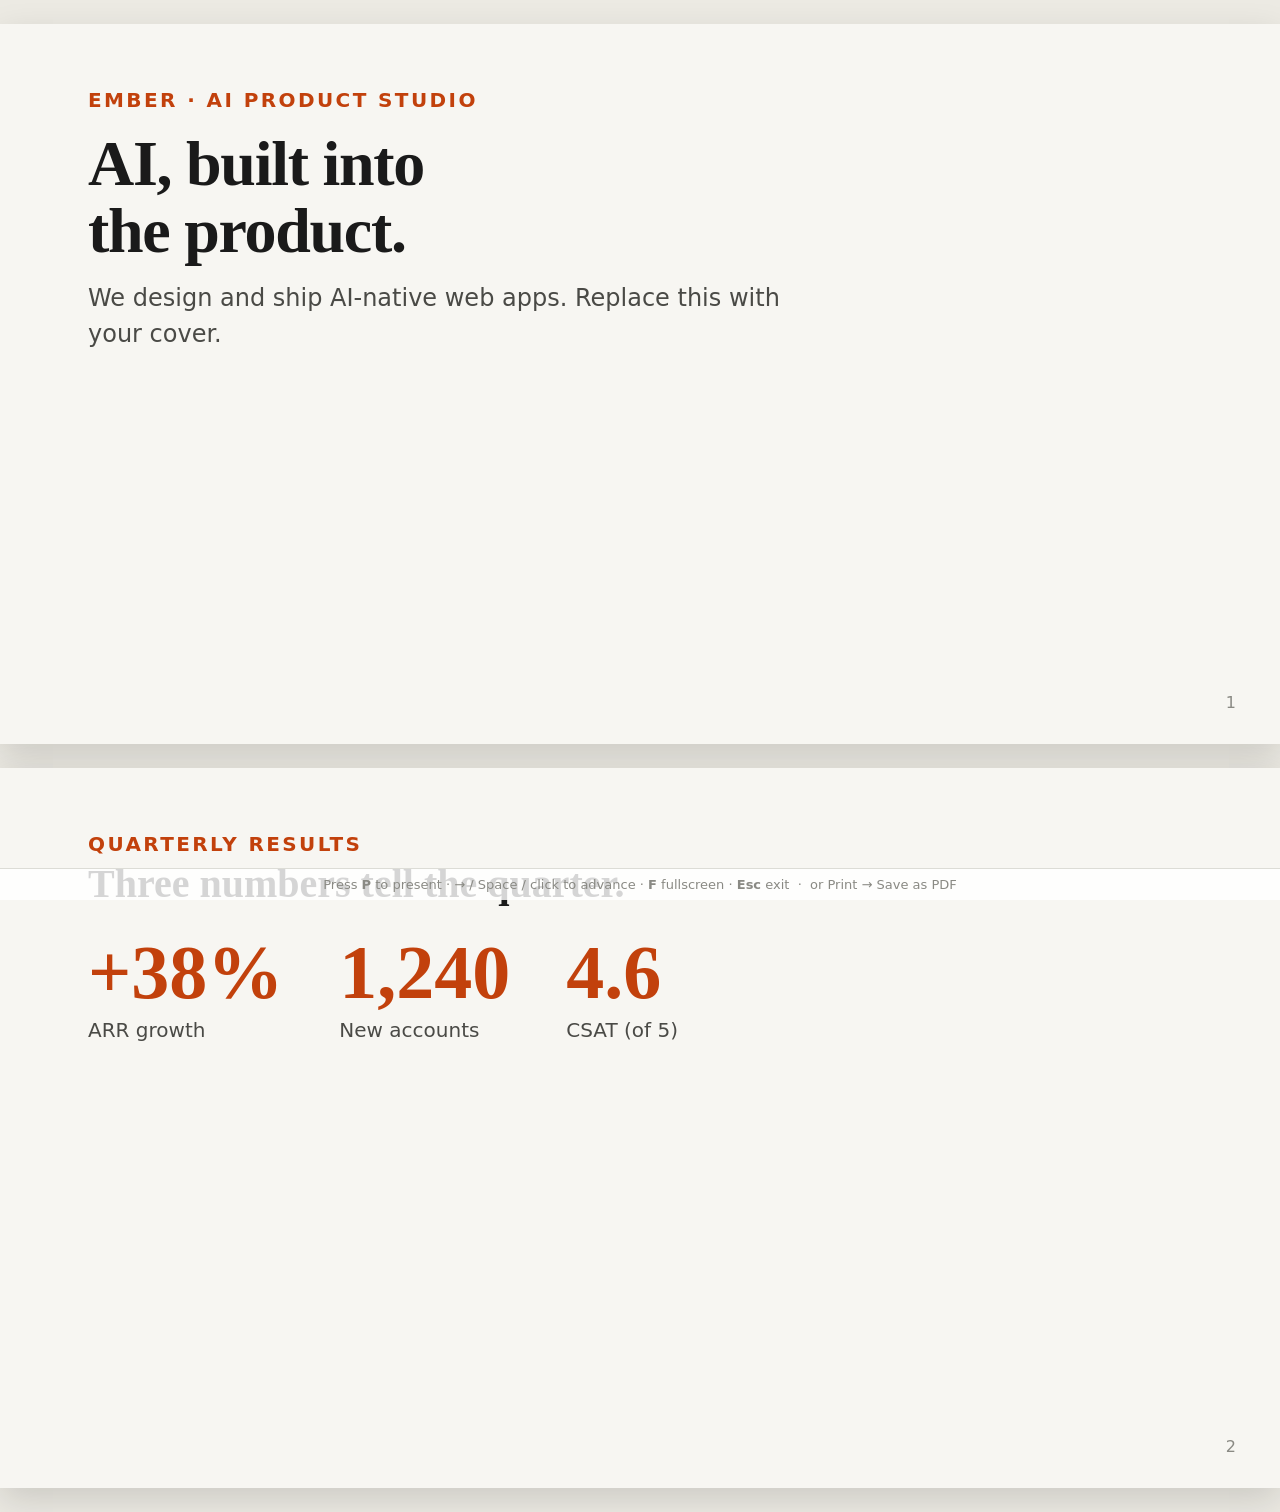
<file: 3-build-a-deck/SLIDE-DECK-shell.html>
<!DOCTYPE html>
<html lang="en">
<head>
<meta charset="utf-8">
<meta name="viewport" content="width=device-width, initial-scale=1">
<title>My deck — slide_template.md</title>
<style>
  /* =======================================================================
     SLIDE-DECK-shell — a self-contained, print-ready deck. No build, no CDN.
     HAND THIS WHOLE FILE TO CLAUDE / GEMINI:
       1) Fill :root from your slide_template.md (colors + fonts).
       2) Replace the two example <section class="slide"> with ONE per slide,
          built from the pattern recipes in 2-patterns/. Keep each self-contained.
       3) Leave the print rules and the <script> untouched.
     THEN open it: press P to present (->/Space/click, F = fullscreen, Esc = exit),
     or Print -> Save as PDF to share (see EXPORT-YOUR-DECK.md for settings).
     ======================================================================= */
  :root{
    --paper:#F7F6F2; --paper-2:#ECEAE3; --card:#FFFFFF;
    --ink:#1A1A1A; --body:#4A4A46; --muted:#8A8A84; --line:#DCDCD6;
    --accent:#C2410C; --accent-soft:#F3E7DC;
    --serif:"Iowan Old Style","Palatino Linotype",Georgia,serif;
    --sans:system-ui,-apple-system,"Helvetica Neue",Arial,sans-serif;
  }
  *{box-sizing:border-box;margin:0;padding:0;}
  html,body{background:var(--paper-2);}
  body{font-family:var(--sans);color:var(--ink);-webkit-font-smoothing:antialiased;}

  /* one slide = a 16:9 page (1280x720) */
  .slide{
    position:relative;width:1280px;height:720px;overflow:hidden;
    background:var(--paper);color:var(--ink);padding:64px 88px;
    margin:24px auto;box-shadow:0 12px 34px rgba(0,0,0,.14);
    -webkit-print-color-adjust:exact;print-color-adjust:exact;
  }
  .slide .kicker{font-family:var(--sans);font-size:20px;letter-spacing:.12em;text-transform:uppercase;color:var(--accent);font-weight:600;}
  .slide h1{font-family:var(--serif);font-weight:600;font-size:64px;line-height:1.05;letter-spacing:-.02em;margin-top:18px;}
  .slide h2{font-family:var(--serif);font-weight:600;font-size:40px;line-height:1.1;margin-top:6px;}
  .slide p{font-family:var(--sans);font-size:24px;line-height:1.5;color:var(--body);max-width:46ch;margin-top:16px;}
  .slide .pagenum{position:absolute;right:44px;bottom:32px;font-family:var(--sans);font-size:16px;color:var(--muted);}
  .kpirow{display:flex;gap:56px;margin-top:28px;}
  .kpi .v{font-family:var(--serif);font-size:76px;font-weight:700;color:var(--accent);line-height:1;}
  .kpi .l{font-family:var(--sans);font-size:20px;color:var(--body);margin-top:8px;}

  /* print: exact one-slide-per-page, force backgrounds */
  @page{size:1280px 720px;margin:0;}
  @media print{
    html,body{background:#fff;}
    .slide{margin:0;box-shadow:none;page-break-after:always;break-after:page;}
    .slide:last-child{page-break-after:auto;break-after:auto;}
    .deck-hint{display:none !important;}
  }

  /* present mode (screen only) */
  body.present{background:#0f0f10;overflow:hidden;}
  body.present .deck-hint{color:#8A8A84;background:rgba(0,0,0,.4);border-top:0;}
  body.present .slide{display:none;margin:0;box-shadow:0 20px 60px rgba(0,0,0,.5);}
  body.present .slide.current{display:block;position:fixed;left:50%;top:50%;}

  .deck-hint{position:fixed;left:0;right:0;bottom:0;text-align:center;font-family:var(--sans);font-size:13px;color:var(--muted);background:rgba(255,255,255,.82);padding:8px;border-top:1px solid var(--line);}
</style>
</head>
<body>

  <!-- ===== AI: ONE <section class="slide"> per slide below. Replace these examples. ===== -->
  <section class="slide">
    <div class="kicker">Ember · AI product studio</div>
    <h1>AI, built into<br>the product.</h1>
    <p>We design and ship AI-native web apps. Replace this with your cover.</p>
    <div class="pagenum">1</div>
  </section>

  <section class="slide">
    <div class="kicker">Quarterly results</div>
    <h2>Three numbers tell the quarter.</h2>
    <div class="kpirow">
      <div class="kpi"><div class="v">+38%</div><div class="l">ARR growth</div></div>
      <div class="kpi"><div class="v">1,240</div><div class="l">New accounts</div></div>
      <div class="kpi"><div class="v">4.6</div><div class="l">CSAT (of 5)</div></div>
    </div>
    <div class="pagenum">2</div>
  </section>
  <!-- ===== end slides ===== -->

  <div class="deck-hint">Press <b>P</b> to present · &rarr; / Space / click to advance · <b>F</b> fullscreen · <b>Esc</b> exit &nbsp;·&nbsp; or Print &rarr; Save as PDF</div>

<script>
/* Minimal present mode — screen only, no dependencies. */
(function(){
  var slides = [].slice.call(document.querySelectorAll('.slide'));
  var i = 0, on = false;
  function render(){
    slides.forEach(function(s,k){ s.classList.toggle('current', on && k===i); });
    if(on){ var s=slides[i]; if(s){ var k=Math.min(innerWidth/1280, innerHeight/720);
      s.style.transform='translate(-50%,-50%) scale('+k+')'; } }
  }
  function go(n){ i=Math.max(0,Math.min(slides.length-1,n)); render(); }
  function enter(){ on=true; document.body.classList.add('present'); go(i); }
  function exit(){ on=false; document.body.classList.remove('present');
    slides.forEach(function(s){ s.style.transform=''; }); }
  addEventListener('keydown', function(e){
    if(e.key==='p'||e.key==='P'){ on?exit():enter(); }
    else if(!on) return;
    else if(e.key==='ArrowRight'||e.key===' '){ e.preventDefault(); go(i+1); }
    else if(e.key==='ArrowLeft'){ go(i-1); }
    else if(e.key==='Escape'){ exit(); }
    else if(e.key==='f'||e.key==='F'){ document.fullscreenElement?document.exitFullscreen():document.documentElement.requestFullscreen&&document.documentElement.requestFullscreen(); }
  });
  addEventListener('click', function(){ if(on) go(i+1); });
  addEventListener('resize', render);
})();
</script>
</body>
</html>
</file>
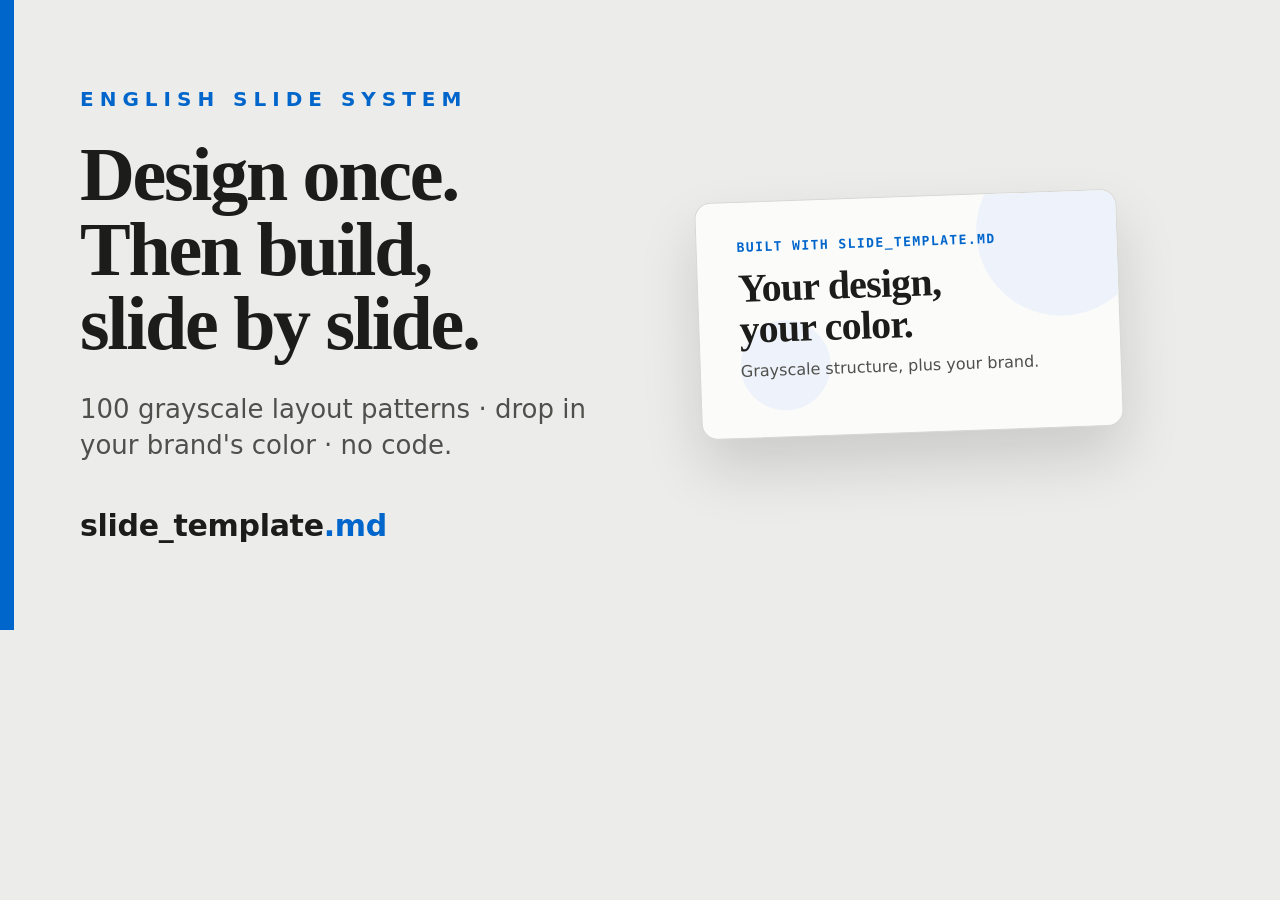
<file: tools/og-template.html>
<!DOCTYPE html>
<html lang="en">
<head>
<meta charset="utf-8">
<!-- Source for assets/og.png (1200x630 social preview). Regenerate:
     serve the site, then screenshot this page at 1200x630. See tools/README-og.txt -->
<style>
  *{box-sizing:border-box;margin:0;padding:0;}
  :root{
    --ink:#1c1c1a;--body:#4f4f4b;--taupe:#8f8f8a;--blue:#0066cc;--line:#d8d8d3;
    --paper:#ececea;--card:#fbfbf9;
    --serif:"Iowan Old Style","Palatino Linotype","Hoefler Text",Palatino,Georgia,serif;
    --sans:system-ui,-apple-system,"Helvetica Neue",Helvetica,Arial,sans-serif;
    --mono:ui-monospace,"SF Mono",Menlo,monospace;
  }
  html,body{width:1200px;height:630px;}
  body{background:var(--paper);font-family:var(--sans);color:var(--ink);overflow:hidden;}
  .card{position:relative;width:1200px;height:630px;padding:74px 80px;display:grid;grid-template-columns:1.15fr .85fr;gap:48px;align-items:center;}
  .card:before{content:"";position:absolute;left:0;top:0;bottom:0;width:14px;background:var(--blue);}
  .eyebrow{font-size:20px;letter-spacing:.30em;text-transform:uppercase;color:var(--blue);font-weight:700;margin-bottom:26px;}
  h1{font-family:var(--serif);font-weight:600;font-size:76px;line-height:.98;letter-spacing:-.03em;color:var(--ink);margin-bottom:30px;}
  .tag{font-size:26px;color:var(--body);line-height:1.4;max-width:34ch;margin-bottom:44px;}
  .brand{font-family:var(--sans);font-weight:700;font-size:30px;letter-spacing:-.01em;color:var(--ink);}
  .brand b{color:var(--blue);}
  /* mini mock slide on the right */
  .mock{background:var(--card);border:1px solid var(--line);border-radius:16px;box-shadow:0 30px 60px rgba(0,0,0,.14);aspect-ratio:16/9;width:100%;transform:rotate(-2deg);padding:38px 40px;display:flex;flex-direction:column;justify-content:center;position:relative;overflow:hidden;}
  .mock .deco{position:absolute;border-radius:50%;background:#eef3fb;z-index:0;}
  .mock .kick,.mock h2,.mock p,.mock .ln{position:relative;z-index:1;}
  .mock .kick{font-family:var(--mono);font-size:13px;letter-spacing:.11em;text-transform:uppercase;color:var(--blue);font-weight:600;margin-bottom:14px;}
  .mock h2{font-family:var(--serif);font-size:40px;line-height:1.02;letter-spacing:-.02em;color:var(--ink);}
  .mock p{font-size:16px;color:var(--body);margin-top:12px;}
  .mock .ln{height:5px;width:120px;background:var(--blue);border-radius:3px;margin-top:20px;}
</style>
</head>
<body>
  <div class="card">
    <div class="left">
      <div class="eyebrow">English slide system</div>
      <h1>Design once.<br>Then build,<br>slide by slide.</h1>
      <p class="tag">100 grayscale layout patterns · drop in your brand's color · no code.</p>
      <div class="brand">slide_template<b>.md</b></div>
    </div>
    <div class="right">
      <div class="mock">
        <span class="deco" style="width:170px;height:170px;top:-46px;right:-30px"></span>
        <span class="deco" style="width:90px;height:90px;bottom:26px;left:40px"></span>
        <div class="kick">Built with slide_template.md</div>
        <h2>Your design,<br>your color.</h2>
        <p>Grayscale structure, plus your brand.</p>
        <div class="ln"></div>
      </div>
    </div>
  </div>
</body>
</html>
</file>
<file: assets/patterns.css>
:root{
    --paper:#F4F4F2;--paper-2:#E4E4E0;--ink:#232321;--body:#5C5C58;--taupe:#9C9C97;
    --line:#DBDBD7;--accent:#4D4D49;--accent-soft:#E9E9E5;--page:#E5E5E2;--card:#FBFBF9;
    --serif:"Iowan Old Style","Palatino Linotype","Hoefler Text",Palatino,Georgia,serif;
    --sans:system-ui,-apple-system,"Helvetica Neue",Helvetica,Arial,sans-serif;
    --mono:ui-monospace,"SF Mono",Menlo,monospace;
  }
  *{box-sizing:border-box;}
  body{margin:0;background:var(--page);color:var(--ink);font-family:var(--sans);-webkit-font-smoothing:antialiased;line-height:1.5;}
  .wrap{max-width:1180px;margin:0 auto;padding:60px 24px 96px;}
  .masthead{border-bottom:1px solid var(--line);padding-bottom:26px;margin-bottom:34px;}
  .masthead .eyebrow{font-size:12px;letter-spacing:.34em;text-transform:uppercase;color:var(--accent);font-weight:600;margin:0 0 12px;}
  .masthead h1{font-family:var(--serif);font-weight:600;font-size:clamp(28px,4.6vw,42px);line-height:1.05;letter-spacing:-.015em;margin:0 0 12px;}
  .masthead p{margin:0;max-width:70ch;color:var(--body);font-size:15px;}
  .group{margin:4px 0 22px;border-top:2px solid var(--ink);padding-top:14px;display:flex;align-items:baseline;gap:14px;flex-wrap:wrap;}
  .group h2{font-family:var(--serif);font-weight:600;font-size:21px;letter-spacing:-.01em;margin:0;}
  .group .cnt{font-size:12px;color:var(--taupe);letter-spacing:.04em;}
  .grid{display:grid;grid-template-columns:repeat(2,1fr);gap:24px 28px;margin-bottom:40px;}
  @media (max-width:760px){.grid{grid-template-columns:1fr;}}
  .card .meta{display:flex;align-items:baseline;gap:10px;margin-bottom:9px;}
  .card .pname{font-family:var(--mono);font-size:12.5px;color:var(--ink);font-weight:600;}
  .tag{font-size:10px;letter-spacing:.06em;text-transform:uppercase;font-weight:600;padding:2px 8px;border-radius:999px;border:1px solid var(--line);color:var(--body);background:var(--card);margin-left:auto;}
  .tag.present{color:#5b5b58;} .tag.hybrid{color:#5b5b58;} .tag.read{color:#5b5b58;}

  /* slide canvas (grayscale structure) */
  .slide{position:relative;aspect-ratio:16/9;width:100%;container-type:inline-size;background:var(--paper);color:var(--ink);border-radius:4px;overflow:hidden;box-shadow:0 2px 16px rgba(0,0,0,.10);}
  .slide .pad{position:absolute;inset:0;padding:6cqi 6.5cqi;display:flex;flex-direction:column;}
  .kick{font-size:1.7cqi;letter-spacing:.3em;text-transform:uppercase;font-weight:600;color:var(--accent);}
  .akick{font-size:1.7cqi;letter-spacing:.28em;text-transform:uppercase;color:var(--taupe);font-weight:600;margin-bottom:1.6cqi;}
  .atitle{font-family:var(--serif);font-weight:600;font-size:3.9cqi;line-height:1.12;letter-spacing:-.015em;margin:0;}
  .foot{font-size:1.5cqi;color:var(--taupe);letter-spacing:.06em;text-transform:uppercase;}
  .serif{font-family:var(--serif);} .hl{color:var(--accent);} em{font-style:italic;}
  .rule{height:1px;background:var(--ink);width:13cqi;opacity:.85;}
  .row-between{display:flex;justify-content:space-between;align-items:flex-end;}
  .body{margin-top:4cqi;}
  .ic{width:2.6cqi;height:2.6cqi;display:inline-block;vertical-align:middle;}

  /* image placeholder block */
  .img{background:var(--paper-2);position:relative;border-radius:3px;display:flex;align-items:center;justify-content:center;}
  .img::after{content:"IMAGE";font-size:1.5cqi;letter-spacing:.24em;color:var(--taupe);font-weight:600;}
  .logo{width:9cqi;height:9cqi;border-radius:50%;background:var(--paper-2);display:flex;align-items:center;justify-content:center;color:var(--taupe);font-size:1.5cqi;letter-spacing:.2em;font-weight:600;}
  .deco{position:absolute;border-radius:50%;background:var(--paper-2);}

  /* covers */
  .c-center .pad{align-items:center;justify-content:center;text-align:center;}
  .c-center h2{font-family:var(--serif);font-weight:600;font-size:7.6cqi;line-height:1.02;letter-spacing:-.02em;margin:0;}
  .c-center .sub{font-size:2.3cqi;color:var(--body);margin-top:2.6cqi;}
  .c-center .ln{height:1px;width:10cqi;background:var(--ink);opacity:.4;margin:3cqi auto 0;}

  .c-split{display:grid;grid-template-columns:45% 55%;}
  .c-split .img{border-radius:0;}
  .c-split .txt{padding:6cqi;display:flex;flex-direction:column;justify-content:center;}
  .c-split .lab{font-size:1.6cqi;letter-spacing:.2em;text-transform:uppercase;color:var(--taupe);font-weight:600;}
  .c-split h2{font-family:var(--serif);font-weight:600;font-size:5cqi;line-height:1.06;letter-spacing:-.02em;margin:1.6cqi 0;}
  .c-split .meta2{font-size:1.7cqi;color:var(--body);}

  .c-grad{background:linear-gradient(150deg,#e9e9e6,#cfcfca 70%,#b9b9b4);}
  .c-grad .pad{justify-content:flex-end;}
  .c-grad h2{font-family:var(--serif);font-weight:600;font-size:7cqi;line-height:1.02;letter-spacing:-.02em;margin:1.4cqi 0 0;color:#2a2a27;}
  .c-grad .info{font-size:1.6cqi;color:#55554f;margin-top:2cqi;}

  .c-logo .pad{align-items:center;justify-content:center;text-align:center;gap:0;}
  .c-logo h2{font-family:var(--serif);font-weight:600;font-size:4.4cqi;letter-spacing:-.01em;margin:3cqi 0 1.4cqi;}
  .c-logo .info{font-size:1.7cqi;color:var(--body);}

  .c-fbleft{display:grid;grid-template-columns:55% 45%;}
  .c-fbleft .txt{padding:6cqi;display:flex;flex-direction:column;justify-content:flex-end;}
  .c-fbleft .lab{font-size:1.6cqi;letter-spacing:.2em;text-transform:uppercase;color:var(--taupe);font-weight:600;}
  .c-fbleft h2{font-family:var(--serif);font-weight:600;font-size:4.6cqi;line-height:1.06;margin:1.4cqi 0;letter-spacing:-.02em;}
  .c-fbleft .meta2{font-size:1.6cqi;color:var(--body);}
  .c-fbleft .img{border-radius:0;}

  .c-disc .pad{justify-content:space-between;align-items:center;text-align:center;}
  .c-disc h2{font-family:var(--serif);font-weight:600;font-size:4.8cqi;letter-spacing:-.01em;margin:0;}
  .c-disc .pres{font-size:1.8cqi;color:var(--body);margin-top:1.4cqi;}
  .c-disc .disc{font-size:1.3cqi;color:var(--taupe);line-height:1.4;max-width:80%;}

  .divider .pad{flex-direction:row;align-items:center;gap:4cqi;}
  .divider .barv{width:1.1cqi;align-self:stretch;background:var(--accent);border-radius:2px;margin:8cqi 0;}
  .divider .snum{font-family:var(--serif);font-size:8cqi;color:var(--accent);line-height:1;}
  .divider h2{font-family:var(--serif);font-weight:600;font-size:5cqi;letter-spacing:-.02em;margin:1.4cqi 0 1cqi;}
  .divider .sub{font-size:2cqi;color:var(--body);max-width:40cqi;}

  .closing .pad{align-items:center;justify-content:center;text-align:center;}
  .closing h2{font-family:var(--serif);font-weight:600;font-size:5.4cqi;letter-spacing:-.02em;margin:0;}
  .closing .info{font-size:1.9cqi;color:var(--body);margin-top:3cqi;line-height:1.7;}

  /* TOC */
  .toc .tline{display:flex;align-items:baseline;gap:2.6cqi;padding:1.5cqi 0;border-bottom:1px solid var(--line);}
  .toc .tline:first-child{border-top:1px solid var(--line);}
  .toc .tnum{font-family:var(--serif);color:var(--accent);font-size:3.1cqi;width:3.8cqi;font-variant-numeric:tabular-nums;line-height:1;}
  .toc .tname{font-size:2.5cqi;font-weight:600;letter-spacing:-.01em;}
  .toc .tpg{margin-left:auto;font-size:1.7cqi;color:var(--taupe);font-variant-numeric:tabular-nums;}
  .toc2{display:grid;grid-template-columns:1fr 1fr;gap:0 6cqi;}
  .toc2 .tline{padding:1.3cqi 0;}
  .toc2 .tname{font-size:2.1cqi;}
  .toc-side{display:grid;grid-template-columns:34% 1fr;gap:5cqi;height:100%;align-items:center;}
  .toc-side .idx{font-family:var(--serif);font-size:6.4cqi;letter-spacing:.05em;color:var(--ink);writing-mode:horizontal-tb;}
  .toc-side .il{display:flex;gap:2cqi;align-items:baseline;padding:1.5cqi 0;border-bottom:1px solid var(--line);}
  .toc-side .il b{font-family:var(--serif);color:var(--accent);font-size:2.6cqi;width:3.4cqi;}
  .toc-side .il span{font-size:2.1cqi;font-weight:600;}
  .cat .crow{padding:1.8cqi 0;border-bottom:1px solid var(--line);}
  .cat .ceng{font-size:2.8cqi;font-weight:700;letter-spacing:.02em;}
  .cat .cjp{font-size:1.6cqi;color:var(--taupe);margin-top:.4cqi;}
  .cat .cit{display:flex;gap:3cqi;margin-top:1cqi;}
  .cat .cit span{font-size:1.6cqi;color:var(--body);padding-left:1.6cqi;border-left:2px solid var(--accent);}

  /* content */
  .s-key .pad{justify-content:center;align-items:flex-start;}
  .s-key .hr{height:1px;background:var(--line);width:100%;}
  .s-key h2{font-family:var(--serif);font-weight:600;font-size:5.6cqi;line-height:1.08;letter-spacing:-.015em;margin:3.2cqi 0;max-width:23ch;}
  .s-key .label{font-size:1.6cqi;letter-spacing:.3em;text-transform:uppercase;color:var(--taupe);font-weight:600;}
  .s-key .note{font-size:2cqi;color:var(--body);margin-top:1cqi;}
  .tc{display:grid;grid-template-columns:1fr 1fr;gap:5cqi;align-items:start;}
  .tc h3{font-size:2.4cqi;margin:0 0 1.2cqi;letter-spacing:-.01em;font-family:var(--serif);}
  .tc p{font-size:1.85cqi;color:var(--body);line-height:1.5;margin:0;}
  .stack > div{padding:2.2cqi 0;border-bottom:1px solid var(--line);}
  .stack > div:last-child{border-bottom:0;}
  .stack h3{font-size:2.3cqi;margin:0 0 1cqi;font-family:var(--serif);}
  .stack p{font-size:1.8cqi;color:var(--body);margin:0;line-height:1.45;}
  .stack ul{margin:1cqi 0 0;padding-left:0;list-style:none;}
  .stack li{font-size:1.7cqi;color:var(--body);padding:.4cqi 0 .4cqi 3cqi;position:relative;}
  .stack li::before{content:counter(li);counter-increment:li;position:absolute;left:0;color:var(--accent);font-weight:700;font-family:var(--serif);}
  .stack ul{counter-reset:li;}
  .split{display:grid;grid-template-columns:40% 1fr;gap:6cqi;align-items:center;height:36cqi;}
  .split .imgc{height:100%;}
  .split .lab{font-size:1.6cqi;letter-spacing:.2em;text-transform:uppercase;color:var(--taupe);font-weight:600;}
  .split h2{font-family:var(--serif);font-weight:600;font-size:3.9cqi;line-height:1.08;margin:1.2cqi 0 1.8cqi;letter-spacing:-.015em;}
  .split ul{margin:0;padding:0;list-style:none;}
  .split li{font-size:1.9cqi;color:var(--body);padding:1cqi 0;border-bottom:1px solid var(--line);}
  .s-quote .pad{justify-content:center;align-items:flex-start;}
  .qmark{font-family:var(--serif);font-size:12cqi;color:var(--accent);line-height:.5;opacity:.3;margin-bottom:1.4cqi;}
  .qtext{font-family:var(--serif);font-weight:600;font-size:5cqi;line-height:1.16;letter-spacing:-.014em;margin:0;max-width:22ch;}
  .qby{margin-top:2.8cqi;font-size:1.85cqi;color:var(--taupe);}

  .note{margin-top:6px;border-top:1px solid var(--line);padding-top:20px;color:var(--body);font-size:13px;max-width:70ch;}
  .note b{color:var(--ink);}
:root{--blue:#0066cc;}
    .site-nav{display:flex;align-items:center;justify-content:space-between;flex-wrap:wrap;gap:8px 20px;padding:6px 0 18px;border-bottom:1px solid var(--line);margin-bottom:30px;}
    .site-nav .brand{font-weight:700;font-size:18px;letter-spacing:-.01em;color:var(--ink);} .site-nav .brand b{color:var(--blue);}
    .site-nav nav{display:flex;flex-wrap:wrap;gap:22px;font-size:13.5px;} .site-nav nav a{color:var(--body);text-decoration:none;white-space:nowrap;} .site-nav nav a:hover{color:var(--blue);} .site-nav nav a.cur{color:var(--blue);font-weight:600;}
    .hero{padding:8px 0 34px;}
    .hero .eyebrow{font-size:12px;letter-spacing:.32em;text-transform:uppercase;color:var(--blue);font-weight:600;margin:0 0 12px;}
    .hero h1{font-family:var(--serif);font-weight:600;font-size:clamp(30px,5.2vw,50px);line-height:1.03;letter-spacing:-.022em;margin:0 0 14px;}
    .hero p{margin:0;max-width:60ch;color:var(--body);font-size:16px;}
    .sec-h{font-family:var(--serif);font-size:25px;font-weight:600;letter-spacing:-.01em;margin:0 0 3px;}
    .sec-sub{font-size:13px;color:var(--taupe);margin:0 0 18px;}
    .dsgrid{display:grid;grid-template-columns:repeat(3,1fr);gap:20px;margin-bottom:44px;}
    @media(max-width:760px){.dsgrid{grid-template-columns:1fr 1fr;}}
    .dscard{border:1px solid var(--line);border-radius:14px;overflow:hidden;background:#fff;}
    .dscard .sw{height:84px;display:flex;} .dscard .sw span{flex:1;}
    .dscard .b{padding:13px 15px;} .dscard .nm{font-weight:650;font-size:15px;color:var(--ink);} .dscard .ft{font-size:12.5px;color:var(--taupe);margin-top:2px;}
    .dscard .tg{display:inline-block;margin-top:9px;font-size:11px;font-weight:600;letter-spacing:.04em;text-transform:uppercase;color:var(--blue);border:1px solid #cfe0f2;background:#eef5fc;border-radius:999px;padding:2px 9px;}
    .filters{position:sticky;top:0;z-index:40;background:var(--page);padding:14px 0;border-bottom:1px solid var(--line);margin-bottom:26px;}
    .filters .fl{display:flex;gap:8px;flex-wrap:wrap;align-items:center;margin-bottom:9px;} .filters .fl:last-child{margin-bottom:0;}
    .filters .lbl{font-size:12px;color:var(--taupe);font-weight:700;letter-spacing:.04em;width:6.5em;flex:0 0 auto;}
    .btn{font-size:13px;border:1px solid var(--line);background:#fff;color:var(--body);border-radius:999px;padding:5px 13px;cursor:pointer;font-family:inherit;}
    .btn.on{background:var(--blue);color:#fff;border-color:var(--blue);}
    .steps4{display:grid;grid-template-columns:repeat(4,1fr);gap:16px;}
    @media(max-width:760px){.steps4{grid-template-columns:1fr 1fr;}}
    .step4{border:1px solid var(--line);border-radius:14px;background:#fff;padding:16px 16px 18px;}
    .step4 .n{font-family:var(--serif);font-size:26px;color:var(--blue);line-height:1;}
    .step4 h4{font-size:15px;margin:8px 0 5px;color:var(--ink);}
    .step4 p{font-size:13px;color:var(--body);line-height:1.42;margin:0;}
.arr2{width:2.4cqi;height:2.4cqi;color:var(--taupe);}
  .fcards{display:grid;grid-template-columns:repeat(4,1fr);gap:2.6cqi;align-items:start;}
  .fcards.three{grid-template-columns:repeat(3,1fr);}
  .fc{position:relative;}
  .fc .arr2{position:absolute;top:1.4cqi;left:-2cqi;}
  .fc:first-child .arr2{display:none;}
  .fc .num{width:5cqi;height:5cqi;border-radius:50%;border:1.5px solid var(--accent);color:var(--accent);font-family:var(--serif);font-size:2.4cqi;display:flex;align-items:center;justify-content:center;}
  .fc .ts{font-size:1.4cqi;color:var(--accent);font-weight:700;letter-spacing:.1em;}
  .fc .fl{font-size:1.9cqi;font-weight:650;margin:1.2cqi 0 .6cqi;letter-spacing:-.01em;}
  .fc .fd{font-size:1.5cqi;color:var(--body);line-height:1.38;}
  .fcards.boxed .fc{background:var(--card);border:1px solid var(--line);border-radius:2cqi;padding:2.2cqi;}
  .fcallout{display:flex;align-items:stretch;justify-content:center;gap:5cqi;}
  .fcallout .vsteps{flex:0 1 auto;min-width:34cqi;} .fcallout .co{flex:0 0 30cqi;}
  .fcallout .co{background:var(--accent-soft);border-radius:1.8cqi;padding:2.2cqi;font-size:1.5cqi;color:var(--body);line-height:1.4;}
  .fcallout .co b{display:block;color:var(--accent);font-size:1.35cqi;letter-spacing:.1em;text-transform:uppercase;margin-bottom:.8cqi;}
  .fcirc{display:flex;align-items:flex-start;justify-content:space-between;gap:1cqi;}
  .fcirc .node{flex:1;text-align:center;}
  .fcirc .circle{width:13cqi;height:13cqi;border-radius:50%;border:1.6px solid var(--accent);display:flex;align-items:center;justify-content:center;margin:0 auto;font-family:var(--serif);font-size:2.2cqi;color:var(--ink);}
  .fcirc .node.last .circle{background:var(--accent);color:var(--paper);}
  .fcirc .clab{font-size:1.7cqi;font-weight:650;margin-top:1cqi;}
  .fcirc .cd{font-size:1.4cqi;color:var(--body);margin-top:.4cqi;line-height:1.32;}
  .fcirc .conn{color:var(--taupe);width:3cqi;height:3cqi;flex:0 0 auto;align-self:center;margin-top:5cqi;}
  .htl{position:relative;}
  .htl .marks{display:flex;justify-content:space-between;margin:0 4cqi 1.4cqi;}
  .htl .marks i{width:1.8cqi;height:1.8cqi;border-radius:50%;background:var(--paper);border:1.6px solid var(--accent);position:relative;}
  .htl .marks .seg{flex:1;border-top:1.5px dotted var(--taupe);align-self:center;margin-top:.9cqi;}
  .htl .tcards{display:flex;gap:2.4cqi;}
  .htl .tc2{flex:1;}
  .htl .ts{font-size:1.45cqi;color:var(--accent);font-weight:700;letter-spacing:.08em;}
  .htl .th{font-size:1.9cqi;font-weight:650;margin:.6cqi 0 .4cqi;}
  .htl .td{font-size:1.4cqi;color:var(--body);line-height:1.32;}
  .mile{position:relative;height:16cqi;margin-top:4cqi;}
  .mile .line{position:absolute;top:7cqi;left:2%;right:2%;border-top:1.6px solid var(--ink);}
  .mile .m{position:absolute;top:5.4cqi;transform:translateX(-50%);text-align:center;width:22cqi;}
  .mile .m i{display:block;width:2.2cqi;height:2.2cqi;border-radius:50%;border:1.6px solid var(--accent);background:var(--paper);margin:0 auto;}
  .mile .m.done i{background:var(--accent);}
  .mile .m b{display:block;font-size:1.5cqi;margin-top:1cqi;font-weight:650;}
  .mile .m span{font-size:1.3cqi;color:var(--taupe);}
  .vsteps{position:relative;}
  .vsteps .rail{position:absolute;left:2.2cqi;top:3cqi;bottom:3cqi;width:1.5px;background:var(--line);}
  .vstep{position:relative;display:flex;gap:2.4cqi;padding:1.2cqi 0;align-items:flex-start;}
  .vstep .vn{width:4.4cqi;height:4.4cqi;flex:0 0 auto;border-radius:50%;border:1.5px solid var(--accent);color:var(--accent);font-family:var(--serif);font-size:2.1cqi;display:flex;align-items:center;justify-content:center;background:var(--paper);z-index:2;}
  .vstep .vh{font-size:2cqi;font-weight:650;letter-spacing:-.01em;}
  .vstep .vd{font-size:1.5cqi;color:var(--body);margin-top:.3cqi;line-height:1.36;}
  .vsidebar{display:grid;grid-template-columns:24% 1fr;gap:4cqi;height:100%;align-items:center;}
  .vsidebar .sb{font-size:1.8cqi;letter-spacing:.2em;text-transform:uppercase;color:var(--taupe);font-weight:600;}
  .v3 .r{display:grid;grid-template-columns:auto 1.1fr 2fr;gap:2.4cqi;align-items:center;padding:1.15cqi 0;border-bottom:1px solid var(--line);}
  .v3 .r .b{width:4.2cqi;height:4.2cqi;border-radius:50%;background:var(--accent);color:var(--paper);font-family:var(--serif);font-size:1.9cqi;display:flex;align-items:center;justify-content:center;}
  .v3 .r .nm{font-size:1.95cqi;font-weight:650;}
  .v3 .r .dt{font-size:1.5cqi;color:var(--body);}
  .stair{display:flex;align-items:flex-end;gap:2.2cqi;height:30cqi;}
  .stair .st{flex:1;background:var(--card);border:1px solid var(--line);border-radius:1.4cqi 1.4cqi 0 0;display:flex;flex-direction:column;justify-content:flex-end;padding:2cqi;}
  .stair .st .bdg{width:4.2cqi;height:4.2cqi;border-radius:50%;border:1.5px solid var(--accent);color:var(--accent);display:flex;align-items:center;justify-content:center;font-family:var(--serif);font-size:1.9cqi;margin-bottom:auto;}
  .stair .st .ph{font-size:1.45cqi;color:var(--accent);font-weight:700;letter-spacing:.06em;}
  .stair .st .sh2{font-size:1.8cqi;font-weight:650;margin-top:.5cqi;letter-spacing:-.01em;}
  .stair .st1{height:48%;} .stair .st2{height:65%;} .stair .st3{height:82%;} .stair .st4{height:100%;}
  .stair.dark .st4{background:var(--accent);border-color:var(--accent);color:var(--paper);}
  .stair.dark .st4 .ph{color:#e9e9e5;}
  .layers{margin-top:2cqi;display:flex;flex-direction:column;gap:1cqi;}
  .layers .ly{background:var(--accent-soft);border-radius:1cqi;padding:1cqi 2cqi;font-size:1.45cqi;color:var(--body);}
  .fres{display:flex;flex-direction:column;align-items:center;gap:2cqi;}
  .fres .two{display:grid;grid-template-columns:1fr 1fr;gap:3cqi;width:100%;}
  .fres .fcard2{background:var(--card);border:1px solid var(--line);border-radius:2cqi;padding:2.2cqi;}
  .fres .fcard2 h4{font-size:2cqi;margin:0 0 .7cqi;font-family:var(--serif);}
  .fres .fcard2 p{font-size:1.5cqi;color:var(--body);margin:0;line-height:1.38;}
  .fres .result{background:var(--accent-soft);border-radius:1.8cqi;padding:1.8cqi 3cqi;text-align:center;font-size:2.1cqi;font-weight:650;width:100%;}
.hub3{position:relative;height:34cqi;}
  .hub3 .center{position:absolute;top:50%;left:50%;transform:translate(-50%,-50%);width:17cqi;height:17cqi;border-radius:50%;border:1.6px solid var(--accent);display:flex;align-items:center;justify-content:center;text-align:center;font-family:var(--serif);font-size:1.95cqi;color:var(--ink);padding:1.6cqi;background:var(--paper);}
  .hub3 .center.fill{background:var(--accent);color:var(--paper);}
  .hub3 .nd{position:absolute;width:23cqi;transform:translate(-50%,-50%);text-align:center;}
  .hub3 .nd .t{font-size:1.7cqi;font-weight:650;letter-spacing:-.01em;}
  .hub3 .nd .d{font-size:1.35cqi;color:var(--body);line-height:1.3;margin-top:.3cqi;}
  .hub3 .ring{position:absolute;top:50%;left:50%;transform:translate(-50%,-50%);width:21cqi;height:21cqi;border:1.5px dashed var(--line);border-radius:50%;}
  .quad{display:grid;grid-template-columns:1fr 1fr;grid-template-rows:1fr 1fr;gap:2.4cqi;height:32cqi;position:relative;}
  .quad .q{background:var(--card);border:1px solid var(--line);border-radius:1.6cqi;padding:2cqi;display:flex;flex-direction:column;justify-content:center;}
  .quad .q .ic{color:var(--accent);margin-bottom:1cqi;}
  .quad .q .t{font-size:1.85cqi;font-weight:650;} .quad .q .d{font-size:1.4cqi;color:var(--body);margin-top:.4cqi;}
  .quad .cc{position:absolute;top:50%;left:50%;transform:translate(-50%,-50%);width:11cqi;height:11cqi;border-radius:50%;background:var(--accent);color:var(--paper);display:flex;align-items:center;justify-content:center;text-align:center;font-family:var(--serif);font-size:1.7cqi;padding:1.2cqi;z-index:2;}
  .donutwrap{display:grid;grid-template-columns:42% 1fr;gap:5cqi;align-items:center;height:34cqi;}
  .donut{width:26cqi;height:26cqi;border-radius:50%;background:conic-gradient(var(--accent) 0 34%, #b6b6b1 34% 60%, #cfcfca 60% 82%, #e0e0db 82% 100%);position:relative;margin:0 auto;}
  .donut::after{content:"";position:absolute;inset:30%;background:var(--paper);border-radius:50%;}
  .dlist .dl{display:flex;align-items:baseline;gap:1.6cqi;padding:1.1cqi 0;border-bottom:1px solid var(--line);}
  .dlist .dl i{width:1.6cqi;height:1.6cqi;border-radius:3px;background:var(--accent);flex:0 0 auto;}
  .dlist .dl i.g2{background:#b6b6b1;} .dlist .dl i.g3{background:#cfcfca;} .dlist .dl i.g4{background:#e0e0db;}
  .dlist .dl .t{font-size:1.8cqi;font-weight:600;} .dlist .dl .v{margin-left:auto;font-size:1.7cqi;color:var(--body);font-variant-numeric:tabular-nums;}
  .org{display:flex;flex-direction:column;align-items:center;width:100%;}
  .org .box{background:var(--card);border:1px solid var(--line);border-radius:1.4cqi;padding:1.8cqi 4cqi;font-size:2.3cqi;font-weight:650;text-align:center;}
  .org .conn{width:1.6px;height:3.6cqi;background:var(--line);}
  .org .hbar{height:1.6px;background:var(--line);width:84%;}
  .org .row{display:flex;gap:2.8cqi;margin-top:0;width:84%;justify-content:space-between;}
  .org .row .box{font-weight:600;font-size:2cqi;flex:1;padding:1.6cqi 1cqi;}
  .splitbox{display:grid;grid-template-columns:1fr auto 1fr;gap:3cqi;align-items:center;height:30cqi;}
  .splitbox .bx{background:var(--card);border:1px solid var(--line);border-radius:2cqi;padding:3cqi;height:100%;display:flex;flex-direction:column;justify-content:center;}
  .splitbox .bx .t{font-size:2.7cqi;font-weight:650;font-family:var(--serif);} .splitbox .bx .d{font-size:1.85cqi;color:var(--body);margin-top:1.1cqi;line-height:1.45;}
  .splitbox .mid{width:7cqi;height:7cqi;border-radius:50%;background:var(--accent);color:var(--paper);display:flex;align-items:center;justify-content:center;flex:0 0 auto;}
  .splitbox .bx.after{background:var(--accent-soft);border-color:#c9c9c4;}
  .iccmp{display:grid;grid-template-columns:1fr 1fr;gap:5cqi;}
  .iccmp h4{font-size:2cqi;margin:0 0 1.2cqi;font-family:var(--serif);}
  .iccmp ul{margin:0;padding:0;list-style:none;}
  .iccmp li{display:flex;gap:1.4cqi;align-items:flex-start;font-size:1.65cqi;color:var(--body);padding:.9cqi 0;}
  .iccmp li .ic{color:var(--accent);flex:0 0 auto;margin-top:.2cqi;}
  /* replacement real diagrams */
  .flow-dec{display:flex;flex-direction:column;align-items:center;justify-content:center;gap:1.5cqi;height:32cqi;}
  .flow-dec .fb{background:var(--card);border:1px solid var(--line);border-radius:1.2cqi;padding:1.5cqi 2.4cqi;font-size:1.95cqi;font-weight:600;text-align:center;}
  .flow-dec .dia{width:15cqi;height:15cqi;background:var(--card);border:1px solid var(--line);transform:rotate(45deg);display:flex;align-items:center;justify-content:center;}
  .flow-dec .dia span{transform:rotate(-45deg);font-size:1.75cqi;font-weight:650;text-align:center;line-height:1.15;}
  .flow-dec .two{display:flex;gap:5cqi;}
  .flow-dec .dn{width:2.8cqi;height:2.8cqi;color:var(--taupe);}
  .swim{display:grid;grid-template-rows:1fr 1fr;gap:2.2cqi;height:30cqi;}
  .swim .lane{display:grid;grid-template-columns:14cqi 1fr;gap:2.4cqi;align-items:center;}
  .swim .role{font-size:1.7cqi;font-weight:700;letter-spacing:.04em;color:var(--accent);}
  .swim .steps{display:flex;gap:1.4cqi;align-items:center;}
  .swim .s{background:var(--card);border:1px solid var(--line);border-radius:1cqi;padding:1.4cqi;font-size:1.7cqi;flex:1;text-align:center;}
  .swim .sa{width:2.2cqi;height:2.2cqi;color:var(--taupe);flex:0 0 auto;}
  .funnel{display:flex;flex-direction:column;align-items:center;gap:1.2cqi;width:100%;}
  .funnel .fstage{background:var(--card);border:1px solid var(--line);border-radius:.8cqi;text-align:center;padding:1.5cqi;font-size:1.95cqi;font-weight:600;display:flex;justify-content:center;gap:1.6cqi;align-items:baseline;}
  .funnel .fstage .v{font-size:1.6cqi;color:var(--body);font-variant-numeric:tabular-nums;}
  .funnel .fstage.hot{background:var(--accent);color:var(--paper);border-color:var(--accent);}
  .funnel .fstage.hot .v{color:#e9e9e5;}
  .pyr{display:flex;flex-direction:column;align-items:center;gap:1cqi;width:100%;}
  .pyr .lvl{text-align:center;padding:1.5cqi;font-size:1.9cqi;font-weight:650;color:var(--paper);border-radius:.6cqi;}
  .venn{position:relative;height:28cqi;}
  .venn .c{position:absolute;top:50%;width:25cqi;height:25cqi;border-radius:50%;border:1.6px solid var(--accent);transform:translate(-50%,-50%);display:flex;align-items:center;justify-content:center;font-size:2cqi;font-weight:650;background:rgba(77,77,73,.05);}
  .venn .c.l{left:36%;justify-content:flex-start;padding-left:3cqi;}
  .venn .c.r{left:64%;justify-content:flex-end;padding-right:3cqi;}
  .venn .mid{position:absolute;left:50%;top:50%;transform:translate(-50%,-50%);font-size:1.6cqi;text-align:center;z-index:3;font-weight:650;line-height:1.15;}
/* ===== revisions (later in document → overrides earlier) ===== */
  .fbig{display:grid;grid-template-columns:repeat(4,1fr);gap:4cqi;align-content:center;height:34cqi;}
  .fbig .c{position:relative;padding-top:6.6cqi;}
  .fbig .c .n{position:absolute;top:0;left:0;font-family:var(--serif);font-size:6cqi;color:var(--accent);line-height:1;}
  .fbig .c::before{content:"";position:absolute;top:3cqi;left:7.2cqi;right:-4cqi;border-top:1.5px solid var(--line);}
  .fbig .c:last-child::before{display:none;}
  .fbig .c .fl{font-size:2.4cqi;font-weight:650;letter-spacing:-.01em;}
  .fbig .c .fd{font-size:1.7cqi;color:var(--body);margin-top:.8cqi;line-height:1.42;}
  .fimg{display:grid;grid-template-columns:repeat(4,1fr);gap:2.6cqi;height:37cqi;}
  .fimg .c{display:flex;flex-direction:column;}
  .fimg .im{flex:1;background:var(--paper-2);border-radius:1.4cqi;position:relative;margin-bottom:1.3cqi;min-height:0;}
  .fimg .im b{position:absolute;left:1.4cqi;top:1.2cqi;font-size:1.3cqi;letter-spacing:.12em;color:var(--taupe);font-weight:700;}
  .fimg .c .fl{font-size:2cqi;font-weight:650;letter-spacing:-.01em;}
  .fimg .c .fd{font-size:1.55cqi;color:var(--body);margin-top:.5cqi;line-height:1.38;}
  .fcallout{align-items:stretch;}
  .fcallout .co{display:flex;flex-direction:column;justify-content:center;}
  .body.tc{align-items:center;height:30cqi;}
  .body.tc h3{font-size:3.4cqi;margin-bottom:1.6cqi;} .body.tc p{font-size:2.55cqi;line-height:1.52;}
  .stack p{font-size:2.05cqi;} .stack li{font-size:1.95cqi;}
  .venn{height:30cqi;}
  .venn .c{width:30cqi;height:30cqi;background:rgba(77,77,73,.14);}
  .venn .c.l{left:38%;} .venn .c.r{left:62%;} .venn .mid{font-size:1.8cqi;}
  .quad .cc{width:16cqi;height:16cqi;font-size:1.95cqi;}
  .vtl{position:relative;}
  .vtl .rail{position:absolute;left:1cqi;top:3cqi;bottom:3cqi;width:1.5px;background:var(--line);}
  .vtl .row{display:grid;grid-template-columns:18cqi 1fr;gap:3cqi;align-items:center;padding:1.1cqi 0;position:relative;}
  .vtl .lbl{display:flex;gap:1.8cqi;align-items:center;}
  .vtl .lbl .dot{width:2cqi;height:2cqi;border-radius:50%;background:var(--accent);flex:0 0 auto;z-index:2;margin-left:.1cqi;}
  .vtl .lbl .nm{font-size:2cqi;font-weight:650;}
  .vtl .bx{background:var(--card);border:1px solid var(--line);border-radius:1.2cqi;padding:1.4cqi 1.8cqi;font-size:1.6cqi;color:var(--body);line-height:1.38;}
  .mile2{display:grid;grid-template-columns:repeat(4,1fr);gap:2.6cqi;align-items:start;}
  .mile2 .m{position:relative;padding-top:4.6cqi;}
  .mile2 .m .dot{position:absolute;top:0;left:0;width:2.2cqi;height:2.2cqi;border-radius:50%;border:1.6px solid var(--accent);background:var(--paper);}
  .mile2 .m.done .dot{background:var(--accent);}
  .mile2 .m::before{content:"";position:absolute;top:1cqi;left:2.6cqi;right:-2.6cqi;border-top:1.6px solid var(--line);}
  .mile2 .m:last-child::before{display:none;}
  .mile2 .m .q{font-size:1.6cqi;font-weight:700;color:var(--accent);letter-spacing:.06em;}
  .mile2 .m .bx{background:var(--card);border:1px solid var(--line);border-radius:1.2cqi;padding:1.6cqi;margin-top:1cqi;}
  .mile2 .m .bx h4{font-size:1.8cqi;margin:0 0 .5cqi;}
  .mile2 .m .bx p{font-size:1.45cqi;color:var(--body);margin:0;line-height:1.34;}
  .htl .tc2 .im{height:9cqi;background:var(--paper-2);border-radius:1cqi;margin-bottom:1.2cqi;}
  .bicircle{display:flex;align-items:center;justify-content:center;gap:2cqi;}
  .bicircle .cc2{width:27cqi;height:27cqi;border-radius:50%;border:1.6px solid var(--accent);display:flex;align-items:center;justify-content:center;text-align:center;font-family:var(--serif);font-size:2.2cqi;flex:0 0 auto;padding:2cqi;}
  .bicircle .mid{width:7cqi;height:7cqi;border-radius:50%;background:var(--accent);color:var(--paper);display:flex;align-items:center;justify-content:center;flex:0 0 auto;}
  /* sequence diagram */
  .seq .head{display:grid;text-align:center;margin-bottom:1.2cqi;}
  .seq2 .head{grid-template-columns:1fr 1fr;} .seq3 .head{grid-template-columns:1fr 1fr 1fr;}
  .seq .head .a{font-size:1.85cqi;font-weight:650;}
  .seq .head .a .ico{width:5cqi;height:4cqi;border-radius:1cqi;background:var(--paper-2);margin:0 auto .8cqi;}
  .seq .head .a small{display:block;font-size:1.3cqi;color:var(--taupe);font-weight:400;margin-top:.3cqi;}
  .seqbody{position:relative;padding:1cqi 0 1.4cqi;}
  .seqbody .ll{position:absolute;top:0;bottom:0;border-left:1.5px dashed var(--taupe);}
  .msg{position:relative;height:6.2cqi;}
  .msg .line{position:absolute;top:4.4cqi;height:1.6px;background:var(--accent);}
  .msg.r .line::after{content:"";position:absolute;right:-.2cqi;top:-.65cqi;border:.7cqi solid transparent;border-left-color:var(--accent);}
  .msg.l .line::after{content:"";position:absolute;left:-.2cqi;top:-.65cqi;border:.7cqi solid transparent;border-right-color:var(--accent);}
  .msg .lab{position:absolute;top:.4cqi;left:50%;transform:translateX(-50%);display:flex;gap:1cqi;align-items:center;font-size:1.5cqi;white-space:nowrap;background:var(--paper);padding:0 1cqi;}
  .msg .lab .n{width:2.4cqi;height:2.4cqi;border-radius:50%;background:var(--accent);color:var(--paper);font-size:1.35cqi;display:flex;align-items:center;justify-content:center;font-weight:700;flex:0 0 auto;}
  .seqnote{margin-top:1.2cqi;background:var(--accent-soft);border-radius:1.2cqi;padding:1.6cqi 2cqi;font-size:1.55cqi;color:var(--body);line-height:1.38;}
  /* Both sequence variants sat short, leaving a third of the slide empty. Taller
     message rows and larger type fill it, stopping at the slide's 6cqi bottom pad. */
  .seq2 .head .a .ttl,.seq3 .head .a .ttl{font-size:2cqi;}
  .seq2 .seqbody,.seq3 .seqbody{padding:1.3cqi 0 1.5cqi;}
  .seq2 .msg{height:5.9cqi;} .seq3 .msg{height:5.4cqi;}
  .seq2 .msg .line{top:4.2cqi;} .seq3 .msg .line{top:3.9cqi;}
  .seq2 .msg .lab,.seq3 .msg .lab{top:.45cqi;font-size:1.65cqi;}
  .seq2 .msg .lab .n,.seq3 .msg .lab .n{width:2.6cqi;height:2.6cqi;font-size:1.4cqi;}
  .seq2 .seqnote,.seq3 .seqnote{margin-top:1.5cqi;padding:1.8cqi 2.1cqi;font-size:1.7cqi;}
  /* curved road */
  .road{position:relative;height:30cqi;}
  .road .ln{position:absolute;inset:0;width:100%;height:100%;}
  .road .node{position:absolute;transform:translate(-50%,-50%);text-align:center;width:22cqi;}
  .road .node .circ{width:9cqi;height:9cqi;border-radius:50%;border:1.6px solid var(--accent);background:var(--paper);display:flex;align-items:center;justify-content:center;font-family:var(--serif);font-size:2.6cqi;margin:0 auto;}
  .road .node .lab{font-size:1.7cqi;font-weight:650;margin-top:.8cqi;}
  .road .node .cap{font-size:1.4cqi;color:var(--body);margin-top:.3cqi;line-height:1.3;}
  /* milestone clearer + taller */
  .mile2 .m .bx{padding:1.8cqi;min-height:15cqi;}
  .mile2 .m .qh{display:inline-block;font-size:1.4cqi;font-weight:700;color:var(--paper);background:var(--accent);border-radius:.6cqi;padding:.25cqi 1.1cqi;letter-spacing:.04em;margin-bottom:1cqi;}
  .mile2 .m .bx h4{font-size:1.85cqi;margin:0 0 .6cqi;}
  .mile2 .m .bx p{font-size:1.5cqi;line-height:1.42;}
  /* round-2 tweaks */
  .c-logo h2{font-size:5cqi;} .c-logo .info{font-size:1.95cqi;}
  .closing h2{font-size:6cqi;} .closing .info{font-size:2.1cqi;}
  /* round-3: larger type on the quiet covers + closing; bigger decision-flow nodes */
  .c-logo h2{font-size:5.8cqi;} .c-logo .info{font-size:2.25cqi;}
  .c-disc h2{font-size:5.6cqi;} .c-disc .pres{font-size:2.15cqi;} .c-disc .disc{font-size:1.6cqi;max-width:84%;}
  .c-fbleft .lab{font-size:1.85cqi;} .c-fbleft h2{font-size:5.5cqi;} .c-fbleft .meta2{font-size:1.95cqi;}
  .closing h2{font-size:6.8cqi;} .closing .info{font-size:2.35cqi;}
  .flow-dec{height:35cqi;margin-top:-3cqi;gap:1cqi;}
  .flow-dec .fb{font-size:2.4cqi;padding:1.4cqi 3cqi;}
  .flow-dec .dn{width:2.6cqi;height:2.6cqi;}
  .flow-dec .two{gap:4cqi;}
  .dia2{width:25cqi;height:16cqi;} .dia2 span{font-size:2.2cqi;}
  .venn{height:32cqi;} .venn .c{width:34cqi;height:34cqi;} .venn .c.l{left:37%;} .venn .c.r{left:63%;}
  .dia2{position:relative;width:19cqi;height:14cqi;display:flex;align-items:center;justify-content:center;}
  .dia2 svg{position:absolute;inset:0;width:100%;height:100%;}
  .dia2 span{position:relative;font-size:1.75cqi;font-weight:650;text-align:center;line-height:1.15;}
  .swim{height:32cqi;} .swim .s{font-size:2cqi;padding:1.7cqi;} .swim .role{font-size:2cqi;}
  .fimg{height:33cqi;}
  .msg{height:5cqi;} .seq .head .a .ico{height:3.4cqi;} .seqnote{padding:1.3cqi 1.8cqi;}
  .fres .fcard2{padding:2.8cqi;} .fres .fcard2 h4{font-size:2.2cqi;} .fres .fcard2 p{font-size:1.65cqi;}
  .fres .result{font-size:2.2cqi;padding:2cqi 3cqi;}
  .kanban{display:grid;grid-template-columns:repeat(3,1fr);gap:2.4cqi;height:33cqi;}
  .kanban .col{background:var(--paper-2);border-radius:1.6cqi;padding:1.6cqi;display:flex;flex-direction:column;gap:1.3cqi;}
  .kanban .col .ch{font-size:1.6cqi;font-weight:700;letter-spacing:.05em;text-transform:uppercase;color:var(--body);display:flex;justify-content:space-between;align-items:center;}
  .kanban .col .ch .ct{background:var(--card);border-radius:999px;padding:.1cqi 1cqi;font-size:1.3cqi;color:var(--taupe);}
  .kanban .kc{background:var(--card);border:1px solid var(--line);border-radius:1cqi;padding:1.3cqi;font-size:1.6cqi;}
  .kanban .col.done .kc{border-left:3px solid var(--accent);}
  /* four-quadrant: push content to outer corners so it never overlaps the core */
  .quad{gap:3cqi;}
  .quad .q:nth-child(1){justify-content:flex-start;align-items:flex-start;text-align:left;padding-right:9cqi;}
  .quad .q:nth-child(2){justify-content:flex-start;align-items:flex-end;text-align:right;padding-left:9cqi;}
  .quad .q:nth-child(3){justify-content:flex-end;align-items:flex-start;text-align:left;padding-right:9cqi;}
  .quad .q:nth-child(4){justify-content:flex-end;align-items:flex-end;text-align:right;padding-left:9cqi;}
  .quad .cc{width:15cqi;height:15cqi;}
  /* gantt schedule */
  .gantt{display:flex;flex-direction:column;gap:2.6cqi;}
  .gantt .ghead{display:grid;grid-template-columns:18cqi 1fr;gap:2.4cqi;}
  .gantt .ghead .qs{display:flex;} .gantt .ghead .qs .q{flex:1;text-align:center;font-size:1.4cqi;color:var(--taupe);font-weight:600;}
  .gantt .grow{display:grid;grid-template-columns:18cqi 1fr;gap:2.4cqi;align-items:center;}
  .gantt .gtask{font-size:1.85cqi;font-weight:600;}
  .gantt .gtrack{position:relative;height:4.4cqi;}
  .gantt .gtrack .gl{position:absolute;inset:0;display:flex;}
  .gantt .gtrack .gl i{flex:1;border-right:1px solid var(--line);}
  .gantt .gtrack .gl i:last-child{border-right:0;}
  .gantt .gbar{position:absolute;top:.4cqi;bottom:.4cqi;background:var(--taupe);border-radius:.6cqi;opacity:.55;}
  .gantt .gbar.hot{background:var(--accent);opacity:1;}
  /* presentation agenda */
  .agenda .ai{display:flex;align-items:center;gap:3cqi;padding:1.7cqi 0;border-bottom:1px solid var(--line);}
  .agenda .ai .an{font-family:var(--serif);font-size:3.8cqi;color:var(--taupe);width:5cqi;font-variant-numeric:tabular-nums;line-height:1;}
  .agenda .ai .at{font-size:2.7cqi;font-weight:650;letter-spacing:-.01em;}
  .agenda .ai.active .an,.agenda .ai.active .at{color:var(--accent);}
  /* sidebar toc split (full-bleed left panel) */
  .tocsplit{position:absolute;inset:0;display:grid;grid-template-columns:38% 1fr;}
  .tocsplit .panel{background:var(--paper-2);display:flex;align-items:center;justify-content:center;}
  .tocsplit .panel .idx{font-family:var(--serif);font-size:6cqi;letter-spacing:.08em;color:var(--ink);}
  .tocsplit .items{display:flex;flex-direction:column;justify-content:center;padding:0 6cqi;}
  .tocsplit .it{display:flex;gap:2.2cqi;align-items:baseline;padding:1.6cqi 0;border-bottom:1px solid var(--line);}
  .tocsplit .it:first-child{border-top:1px solid var(--line);}
  .tocsplit .it b{font-family:var(--serif);color:var(--accent);font-size:2.8cqi;width:3.6cqi;}
  .tocsplit .it span{font-size:2.3cqi;font-weight:650;}
  /* swimlane: full-sentence boxes */
  .swim .s{text-align:left;font-size:1.55cqi;line-height:1.36;padding:1.7cqi;display:flex;align-items:center;}
  .swim .role{align-self:center;}
.cards{display:grid;gap:2.2cqi;}
  .cards.c2{grid-template-columns:1fr 1fr;} .cards.c3{grid-template-columns:repeat(3,1fr);} .cards.c4{grid-template-columns:repeat(4,1fr);}
  .cards.fill{height:34cqi;}
  /* testimonials — avatar cards (2x2) and photo rows */
  /* NOTE: `.tc` here is the testimonial card. `.body.tc` is a different pattern
     (two-col-text-body) — keep any bare `.tc` rule scoped so the two never collide. */
  .tstm{display:grid;grid-template-columns:1fr 1fr;gap:1.8cqi;height:30cqi;grid-auto-rows:1fr;}
  .tstm .tc{background:var(--card);border:1px solid var(--line);border-radius:1.6cqi;padding:1.8cqi 2cqi;display:flex;gap:2cqi;align-items:center;}
  .tstm .ava{width:9.5cqi;height:9.5cqi;border-radius:50%;background:var(--accent-soft);border:1px solid var(--line);flex:none;}
  .tstm .tc h4{font-size:1.9cqi;margin:0 0 .7cqi;font-weight:650;letter-spacing:-.01em;}
  .tstm .tc p{font-size:1.5cqi;color:var(--body);line-height:1.4;margin:0;}
  .tstm.rows{grid-template-columns:1fr;gap:1.5cqi;height:30cqi;grid-auto-rows:1fr;}
  .tstm.rows .tc{padding:0;overflow:hidden;border-radius:1.2cqi;gap:0;align-items:stretch;}
  .tstm.rows .img{width:16cqi;border-radius:0;flex:none;}
  .tstm.rows .tx{padding:1.3cqi 2.2cqi;display:flex;flex-direction:column;justify-content:center;}
  .tstm.rows .who{font-size:1.45cqi;color:var(--taupe);margin-bottom:.4cqi;}
  .tstm.rows .tc p{font-size:1.55cqi;}
  .cd{background:var(--card);border:1px solid var(--line);border-radius:1.6cqi;padding:2.1cqi;display:flex;flex-direction:column;}
  .cd .cnum{font-family:var(--serif);font-size:3cqi;color:var(--accent);line-height:1;}
  .cd .ci{color:var(--accent);width:4.4cqi;height:4.4cqi;margin-bottom:1cqi;}
  .cd .cir{width:5.2cqi;height:5.2cqi;border-radius:50%;border:1.5px solid var(--accent);display:flex;align-items:center;justify-content:center;color:var(--accent);margin-bottom:1.1cqi;}
  .cd .cir svg{width:2.6cqi;height:2.6cqi;}
  .cd h4{font-size:1.95cqi;margin:.8cqi 0 .6cqi;font-weight:650;letter-spacing:-.01em;}
  .cd p{font-size:1.5cqi;color:var(--body);line-height:1.38;margin:0;}
  .cd .ul{margin:.6cqi 0 0;padding:0;list-style:none;}
  .cd .ul li{font-size:1.45cqi;color:var(--body);padding:.35cqi 0 .35cqi 2.2cqi;position:relative;line-height:1.34;}
  .cd .ul li::before{content:"";position:absolute;left:0;top:1cqi;width:1cqi;height:1cqi;border-radius:50%;background:var(--accent);}
  /* a short list of hard facts beside a chart: heavier and larger than the prose above it */
  .ul.facts{margin:0;padding:0;list-style:none;}
  .ul.facts li{font-size:2.5cqi;font-weight:700;color:var(--ink);letter-spacing:-.01em;padding:.5cqi 0 .5cqi 3cqi;position:relative;line-height:1.25;}
  .ul.facts li::before{content:"";position:absolute;left:0;top:1.4cqi;width:1.4cqi;height:1.4cqi;border-radius:50%;background:var(--accent);}
  .cd .cta{margin-top:auto;font-size:1.4cqi;font-weight:650;color:var(--accent);padding-top:1.2cqi;}
  .cd .chip{align-self:flex-start;margin-top:auto;font-size:1.3cqi;background:var(--accent);color:var(--paper);border-radius:999px;padding:.3cqi 1.3cqi;}
  .cd.band{padding:0;overflow:hidden;} .cd.band .bandh{background:var(--accent-soft);padding:1.6cqi 1.8cqi;display:flex;align-items:center;gap:1.2cqi;}
  .cd.band .bandh .hx{width:3.6cqi;height:3.6cqi;background:var(--accent);color:var(--paper);display:flex;align-items:center;justify-content:center;border-radius:.8cqi;flex:0 0 auto;}
  .cd.band .bandh b{font-size:1.8cqi;} .cd.band .bandbody{padding:1.6cqi 1.8cqi;display:flex;flex-direction:column;flex:1;}
  .cd.twozone{padding:0;overflow:hidden;} .cd.twozone .zh{background:var(--accent-soft);padding:1.5cqi 1.8cqi;display:flex;align-items:center;gap:1.2cqi;font-size:1.85cqi;font-weight:650;}
  .cd.twozone .zb{padding:1.4cqi 1.8cqi;}
  .cd.numbered .nb{font-size:1.3cqi;letter-spacing:.1em;text-transform:uppercase;color:var(--accent);font-weight:700;}
  .cd.numbered .bignum{font-family:var(--serif);font-size:4.4cqi;line-height:1;margin-top:.4cqi;}
  .cd.numbered .uline{width:6cqi;height:2px;background:var(--accent);margin:1cqi 0;}
  .cd.feat .kpis2{display:flex;gap:2.6cqi;margin-top:auto;padding-top:1cqi;}
  .cd.feat .kpis2 .v{font-family:var(--serif);font-size:2.6cqi;color:var(--accent);line-height:1;}
  .cd.feat .kpis2 .l{font-size:1.25cqi;color:var(--taupe);margin-top:.3cqi;}
  .cardside{display:grid;grid-template-columns:22% 1fr;gap:4cqi;height:34cqi;align-items:center;}
  .cardside .sl{font-size:3cqi;font-weight:700;letter-spacing:-.01em;font-family:var(--serif);} .cardside .sl small{display:block;font-size:1.7cqi;color:var(--taupe);font-weight:400;margin-top:.8cqi;line-height:1.4;font-family:var(--sans);}
  .cardside .cd{justify-content:center;}
  .cd .nbadge{width:3.6cqi;height:3.6cqi;border-radius:50%;background:var(--accent);color:var(--paper);font-family:var(--serif);font-size:1.8cqi;display:flex;align-items:center;justify-content:center;margin-bottom:1cqi;}
  .cd .band-h{display:flex;align-items:center;gap:1cqi;}
  /* seq actor: small icon beside name (less chunky) */
  .seq .head .a{display:flex;flex-direction:column;align-items:center;gap:.4cqi;}
  .seq .head .a .ico{display:none;}
  .seq .head .a .ttl{display:inline-flex;align-items:center;gap:.9cqi;font-size:1.85cqi;font-weight:650;}
  .seq .head .a .ic2{width:2.6cqi;height:2.6cqi;color:var(--accent);flex:0 0 auto;}
  /* milestone: equal-size boxes regardless of text */
  .mile2{align-items:stretch;}
  .mile2 .m{display:flex;flex-direction:column;}
  .mile2 .m .bx{flex:1;min-height:0;}
  /* swimlane: equal, larger boxes regardless of text */
  .swim .lane{align-items:stretch;}
  .swim .steps{align-items:stretch;}
  .swim .s{flex:1;font-size:1.6cqi;}
  /* three-stage: smaller circles, text is the main element */
  .fcirc.textmain .circle{width:8cqi;height:8cqi;font-size:1.8cqi;}
  .fcirc.textmain .clab{font-size:2.3cqi;margin-top:1.4cqi;}
  .fcirc.textmain .cd{font-size:1.75cqi;margin-top:.8cqi;line-height:1.4;}
  .fcirc.textmain{align-items:flex-start;} .fcirc.textmain .node{flex:1;display:flex;flex-direction:column;align-items:center;}
  .fcirc.textmain .conn{margin-top:2.8cqi;}
.barchart{display:flex;align-items:flex-end;gap:3cqi;height:28cqi;border-bottom:1.6px solid var(--ink);padding:0 1cqi;}
  .barchart .bc{flex:1;display:flex;flex-direction:column;align-items:center;justify-content:flex-end;height:100%;}
  .barchart .bc .bb{width:54%;background:var(--taupe);opacity:.55;border-radius:2px 2px 0 0;}
  .barchart .bc.hot .bb{background:var(--accent);opacity:1;}
  .barchart .bc .bv{font-size:1.8cqi;font-weight:600;margin-bottom:.7cqi;color:var(--body);font-variant-numeric:tabular-nums;}
  .barchart .bc.hot .bv{color:var(--accent);}
  .bxx{display:flex;gap:3cqi;padding:0 1cqi;margin-top:1cqi;} .bxx div{flex:1;text-align:center;font-size:1.6cqi;color:var(--taupe);font-weight:600;}
  .hbars{display:flex;flex-direction:column;gap:2.1cqi;width:100%;justify-content:center;}
  .hbars .hb{display:grid;grid-template-columns:16.5cqi 1fr auto;gap:2.4cqi;align-items:center;}
  .hbars .hb .hl2{font-size:2.15cqi;} .hbars .hb .tr{height:3.2cqi;background:var(--paper-2);border-radius:.7cqi;position:relative;}
  .hbars .hb .tr i{position:absolute;left:0;top:0;bottom:0;background:var(--taupe);border-radius:.6cqi;} .hbars .hb.hot .tr i{background:var(--accent);}
  .hbars .hb .hv{font-size:2.05cqi;font-weight:600;font-variant-numeric:tabular-nums;color:var(--body);}
  .donutc{position:relative;width:23cqi;height:23cqi;flex:0 0 auto;margin:0 auto;}
  .donutc .dn{position:absolute;inset:0;border-radius:50%;background:conic-gradient(var(--accent) 0 34%, #b6b6b1 34% 60%, #cfcfca 60% 82%, #e0e0db 82% 100%);}
  .donutc.prog .dn{background:conic-gradient(var(--accent) 0 68%, #dcdcd8 68% 100%);}
  .donutc .dn::after{content:"";position:absolute;inset:28%;background:var(--paper);border-radius:50%;}
  .donutc .cl{position:absolute;inset:0;display:flex;flex-direction:column;align-items:center;justify-content:center;}
  .donutc .cl .v{font-family:var(--serif);font-size:3.4cqi;line-height:1;} .donutc .cl .l{font-size:1.3cqi;color:var(--taupe);margin-top:.4cqi;}
  .gbig{font-family:var(--serif);font-size:8.4cqi;color:var(--accent);line-height:1;letter-spacing:-.02em;font-variant-numeric:tabular-nums;}
  .glegend{display:flex;flex-direction:column;gap:1.2cqi;}
  .glegend .lg{display:flex;align-items:center;gap:1.4cqi;font-size:1.75cqi;}
  .glegend .lg i{width:1.6cqi;height:1.6cqi;border-radius:3px;background:var(--accent);flex:0 0 auto;}
  .glegend .lg i.g2{background:#b6b6b1;}.glegend .lg i.g3{background:#cfcfca;}.glegend .lg i.g4{background:#e0e0db;}
  .glegend .lg .v{margin-left:auto;color:var(--body);font-variant-numeric:tabular-nums;}
  .split6040{display:grid;grid-template-columns:1fr 1fr;gap:5cqi;align-items:center;}
  .threecol-charts{display:grid;grid-template-columns:repeat(3,1fr);gap:3cqi;align-items:center;}
  .gco{background:var(--accent-soft);border-radius:1.8cqi;padding:3.2cqi;font-size:2.4cqi;color:var(--body);line-height:1.45;align-self:stretch;display:flex;align-items:center;}
  .minibars{display:flex;align-items:flex-end;gap:1cqi;height:7cqi;margin-top:1.2cqi;}
  .minibars i{flex:1;background:var(--taupe);opacity:.5;border-radius:2px 2px 0 0;} .minibars i.hot{background:var(--accent);opacity:1;}
  /* swimlane: faint lane line, arrows centered on it (same height per lane) */
  .swim .steps{position:relative;}
  .swim .steps::before{content:"";position:absolute;left:0;right:0;top:50%;height:1px;background:#e6e6e2;z-index:0;}
  .swim .s{position:relative;z-index:1;}
  .swim .sa{position:relative;z-index:1;align-self:center;}
  /* combo: bars + line overlay */
  .combo{position:relative;height:28cqi;}
  .combo .barchart{position:absolute;inset:0;}
  .combo .ov{position:absolute;inset:0;width:100%;height:100%;}
  .dcap{font-size:1.55cqi;color:var(--body);text-align:center;margin-top:1cqi;line-height:1.38;}
  /* three donuts in a row: the figure is the point, so set it bold and large and
     let the caption sit clearly below the ring rather than crowding it. */
  .threecol-charts .donutc .dn::after{inset:24%;}   /* wider hole so the bold figure clears the ring */
  .threecol-charts .donutc .cl .v{font-weight:700;font-size:4cqi;letter-spacing:-.02em;}
  .dlab{text-align:center;font-weight:650;letter-spacing:-.01em;}
  .threecol-charts .dlab{font-size:1.8cqi;margin-top:1.3cqi;}
  /* one ring beside a callout: give both halves the full body height */
  .chartcal{align-items:stretch;height:32cqi;gap:6cqi;}
  .chartcal .ccol{display:flex;flex-direction:column;align-items:center;justify-content:center;}
  .chartcal .donutc{width:26cqi;height:26cqi;}
  .chartcal .donutc .dn::after{inset:26%;}
  .chartcal .donutc .cl .v{font-weight:700;font-size:5.6cqi;letter-spacing:-.02em;}
  .chartcal .dlab{font-size:2cqi;margin-top:1.6cqi;color:var(--body);}
  .chartcal .gco{font-size:2.6cqi;padding:3.8cqi;line-height:1.42;}
  /* prose beside a single ring: same treatment, the ring label sits under the ring */
  .donutside{align-items:center;height:30cqi;}
  .donutside .dcol{display:flex;flex-direction:column;align-items:center;justify-content:center;}
  .donutside .donutc{width:23cqi;height:23cqi;}
  .donutside .donutc .dn::after{inset:26%;}
  .donutside .donutc .cl .v{font-weight:700;font-size:5cqi;letter-spacing:-.02em;}
  .donutside .dlab{font-size:1.9cqi;margin-top:1.4cqi;color:var(--body);}
  .stackbar{display:flex;align-items:flex-end;gap:4cqi;height:23cqi;border-bottom:1.6px solid var(--ink);padding:0 1cqi;}
  .stackbar .sbcol{flex:1;display:flex;flex-direction:column-reverse;height:100%;align-items:center;}
  .stackbar .seg{width:64%;}
  .stackbar .seg.s1{background:var(--accent);} .stackbar .seg.s2{background:#9c9c97;} .stackbar .seg.s3{background:#d2d2ce;}
  .hlegend{display:flex;gap:3cqi;justify-content:center;margin-top:1.6cqi;}
  .hlegend .lg{display:flex;align-items:center;gap:.9cqi;font-size:1.55cqi;color:var(--body);}
  .hlegend .lg i{width:1.5cqi;height:1.5cqi;border-radius:3px;}
  .hlegend .lg i.s1{background:var(--accent);} .hlegend .lg i.s2{background:#9c9c97;} .hlegend .lg i.s3{background:#d2d2ce;}
  /* four-quadrant: smaller icon, larger text */
  .quad .q .ic{width:2cqi;height:2cqi;margin-bottom:.7cqi;}
  .quad .q .t{font-size:2.25cqi;}
  .quad .q .d{font-size:1.7cqi;line-height:1.35;}
table.tbl{width:100%;border-collapse:collapse;font-size:1.95cqi;}
  table.tbl th,table.tbl td{padding:1.5cqi 1.8cqi;border-bottom:1px solid var(--line);text-align:left;}
  table.tbl thead th{font-size:1.5cqi;letter-spacing:.06em;text-transform:uppercase;color:var(--taupe);font-weight:700;border-bottom:1.6px solid var(--ink);}
  table.tbl td.num,table.tbl th.num{text-align:right;font-variant-numeric:tabular-nums;}
  table.tbl .colhi{background:var(--accent-soft);} table.tbl thead th.colhi{color:var(--accent);}
  table.tbl .cellhi{color:var(--accent);font-weight:700;}
  .chip{display:inline-block;font-size:1.5cqi;padding:.35cqi 1.2cqi;border-radius:999px;font-weight:600;}
  .chip.done{background:#e7f0e6;color:#3d6b3a;} .chip.prog{background:#ece6da;color:#6b5a2e;} .chip.late{background:#efe0db;color:#9a3a2a;}
  .recpill{font-size:1.3cqi;background:var(--accent);color:var(--paper);border-radius:999px;padding:.2cqi 1cqi;margin-left:1cqi;}
  .plans{display:grid;grid-template-columns:repeat(3,1fr);gap:2.2cqi;height:32cqi;}
  .plan{position:relative;background:var(--card);border:1px solid var(--line);border-radius:1.6cqi;padding:2.1cqi;display:flex;flex-direction:column;overflow:hidden;}
  .plan.rec{border:1.5px solid var(--accent);}
  .plan .rectag{position:absolute;top:1.5cqi;right:1.6cqi;font-size:1.25cqi;background:var(--accent);color:var(--paper);border-radius:999px;padding:.25cqi 1.1cqi;}
  .plan .pn{font-size:1.85cqi;font-weight:650;} .plan .pp{font-family:var(--serif);font-size:4cqi;color:var(--accent);margin:.5cqi 0;} .plan .pp small{font-size:1.5cqi;color:var(--taupe);}
  .twocol2{display:grid;grid-template-columns:1fr auto 1fr;gap:3cqi;align-items:stretch;height:32cqi;}
  .twocol2 .col{background:var(--card);border:1px solid var(--line);border-radius:1.6cqi;padding:2.6cqi;display:flex;flex-direction:column;}
  .twocol2 .col.after{background:var(--accent-soft);border-color:#c9c9c4;}
  .twocol2 .lab{font-size:1.55cqi;letter-spacing:.18em;text-transform:uppercase;font-weight:700;color:var(--taupe);} .twocol2 .col.after .lab{color:var(--accent);}
  .twocol2 .col h4{font-size:2.1cqi;margin:1cqi 0 .8cqi;font-family:var(--serif);} .twocol2 .col p{font-size:1.7cqi;color:var(--body);line-height:1.4;margin:0;}
  .twocol2 .arrow{align-self:center;color:var(--accent);width:4cqi;height:4cqi;}
  .rmatrix{display:grid;grid-template-columns:5cqi 1fr 1fr;grid-template-rows:1fr 1fr 5cqi;gap:1.8cqi;height:37cqi;}
  .rmatrix .axisL{grid-row:1/3;grid-column:1;writing-mode:vertical-rl;transform:rotate(180deg);text-align:center;font-size:1.5cqi;color:var(--taupe);font-weight:700;letter-spacing:.1em;}
  .rmatrix .cell{border:1px solid var(--line);border-radius:1.4cqi;padding:2.2cqi;font-size:1.85cqi;color:var(--body);} .rmatrix .cell.hi{background:var(--accent-soft);border-color:#d8c3b8;}
  .rmatrix .cell .ct{font-weight:650;color:var(--ink);margin-bottom:.7cqi;font-size:2.05cqi;} .rmatrix .axisB{grid-column:2/4;grid-row:3;text-align:center;font-size:1.5cqi;color:var(--taupe);font-weight:700;letter-spacing:.1em;}
  .kpirow{display:grid;grid-template-columns:repeat(3,1fr);gap:5cqi;align-items:end;}
  .kpirow .v{font-family:var(--serif);font-size:8.6cqi;color:var(--accent);line-height:.95;font-variant-numeric:tabular-nums;} .kpirow .v.ink{color:var(--ink);}
  .kpirow .l{font-size:1.9cqi;color:var(--body);margin-top:1cqi;} .kpirow .d{font-size:1.55cqi;color:var(--taupe);margin-top:.4cqi;} .kpirow .d.up{color:#3d6b3a;}
  .glayers{display:flex;flex-direction:column;gap:1.7cqi;height:32cqi;justify-content:space-between;}
  .glayer{display:grid;grid-template-columns:13cqi 1fr;gap:2.4cqi;align-items:center;flex:1;}
  .glayer .gl-lab{font-size:1.6cqi;font-weight:700;letter-spacing:.06em;color:var(--accent);text-transform:uppercase;}
  .glayer .gl-bar{background:var(--card);border:1px solid var(--line);border-radius:1.1cqi;padding:1.6cqi 2.4cqi;font-size:2cqi;height:100%;display:flex;align-items:center;} .glayer.top .gl-bar{background:var(--ink);color:var(--paper);border-color:var(--ink);font-weight:650;}
  .sum2{display:flex;flex-direction:column;gap:1.8cqi;}
  .sline2{display:flex;gap:2.2cqi;align-items:flex-start;border-bottom:1px solid var(--line);padding-bottom:1.7cqi;} .sline2:last-child{border-bottom:0;}
  .sline2 .ck{color:var(--accent);width:2.6cqi;height:2.6cqi;flex:0 0 auto;margin-top:.3cqi;} .sline2 .st{font-size:2.5cqi;font-weight:650;font-family:var(--serif);} .sline2 .sc{font-size:1.75cqi;color:var(--body);margin-top:.4cqi;}
  .actions .ahead,.actions .arow{display:grid;grid-template-columns:auto 1fr 14cqi 12cqi;gap:2.4cqi;align-items:center;}
  .actions .ahead{font-size:1.4cqi;color:var(--taupe);text-transform:uppercase;letter-spacing:.06em;font-weight:700;padding-bottom:.6cqi;border-bottom:1.6px solid var(--ink);}
  .actions .arow{padding:1.4cqi 0;border-bottom:1px solid var(--line);}
  .actions .arow .an{font-family:var(--serif);color:var(--accent);font-size:2.2cqi;} .actions .arow .at{font-size:1.85cqi;font-weight:600;} .actions .arow .ao{font-size:1.55cqi;color:var(--body);}
  .faqgrid{display:grid;grid-template-columns:repeat(3,1fr);gap:2.4cqi;height:34cqi;}
  .faqcell{background:var(--card);border:1px solid var(--line);border-radius:1.4cqi;padding:2cqi;}
  .faqcell .q{font-size:1.75cqi;font-weight:650;margin-bottom:.7cqi;} .faqcell .q b{color:var(--accent);} .faqcell .a{font-size:1.5cqi;color:var(--body);line-height:1.36;}
  .faqstack{display:flex;flex-direction:column;gap:1.8cqi;height:30cqi;justify-content:center;}
  .faqstack .qa{border-bottom:1px solid var(--line);padding-bottom:1.6cqi;} .faqstack .qa:last-child{border-bottom:0;}
  .faqstack.boxed .qa{background:var(--card);border:1px solid var(--line);border-radius:1.4cqi;padding:1.8cqi;}
  .faqstack .q{font-size:2.4cqi;font-weight:650;} .faqstack .q b{color:var(--accent);} .faqstack .a{font-size:1.95cqi;color:var(--body);margin-top:.8cqi;line-height:1.45;}
  .profile{display:grid;grid-template-columns:1fr 36%;gap:5cqi;align-items:center;height:36cqi;}
  .profile .pinfo .prow{display:flex;gap:2cqi;padding:1.3cqi 0;border-bottom:1px solid var(--line);font-size:1.85cqi;} .profile .pinfo .prow b{width:13cqi;color:var(--taupe);font-weight:600;}
  .profile .photo{height:100%;border-radius:4px;background:var(--paper-2);position:relative;overflow:hidden;}
  .profile .photo .nm{position:absolute;left:0;right:0;bottom:0;padding:2cqi;background:linear-gradient(0deg,rgba(20,20,18,.5),transparent);color:#fff;}
  .profile .photo .nm .n{font-family:var(--serif);font-size:2.4cqi;} .profile .photo .nm .r{font-size:1.5cqi;opacity:.92;}
/* profile: career + features */
  .pcf{display:grid;grid-template-columns:24% 1fr;gap:4cqi;height:44cqi;}
  .pcf .pcol{display:flex;flex-direction:column;align-items:center;text-align:center;}
  .pcf .pcol .ph{width:100%;aspect-ratio:1;border:2px solid var(--accent);border-radius:4px;background:var(--paper-2);}
  .pcf .pcol .nm{font-weight:700;color:var(--accent);font-size:1.85cqi;margin-top:1.2cqi;}
  .pcf .pcol .role{font-size:1.45cqi;color:var(--body);} .pcf .pcol .age{font-size:1.5cqi;color:var(--taupe);margin-top:.8cqi;}
  .pcf .rcol{display:flex;flex-direction:column;gap:2.2cqi;justify-content:space-between;}
  .pcf .pcol{justify-content:center;}
  .pcf .sl{font-size:1.4cqi;letter-spacing:.14em;text-transform:uppercase;color:var(--taupe);font-weight:700;margin-bottom:1cqi;}
  .pcf .ctl{display:flex;flex-direction:column;gap:.7cqi;}
  .pcf .ci{display:flex;gap:1.6cqi;font-size:1.6cqi;color:var(--body);} .pcf .ci b{color:var(--accent);width:9cqi;flex:0 0 auto;}
  .pcf .feats{display:grid;grid-template-columns:repeat(3,1fr);gap:1.6cqi;}
  .pcf .feat{background:var(--card);border:1px solid var(--line);border-radius:1.2cqi;padding:1.4cqi;text-align:center;}
  .pcf .feat .fv{font-family:var(--serif);font-size:2.8cqi;color:var(--accent);line-height:1;} .pcf .feat .fl{font-size:1.3cqi;color:var(--body);margin-top:.5cqi;}
  /* profile: vertical timeline */
  .pvt{display:grid;grid-template-columns:28% 1fr;gap:5cqi;height:44cqi;align-items:center;}
  .pvt .pcol{display:flex;flex-direction:column;align-items:flex-start;text-align:left;}
  .pvt .pcol .ph{width:78%;aspect-ratio:1;background:var(--paper-2);border-radius:50%;}
  .pvt .pcol .role2{font-size:1.4cqi;color:var(--body);margin-top:1.4cqi;}
  .pvt .pcol .n{font-family:var(--serif);font-size:2.8cqi;margin-top:.4cqi;} .pvt .pcol .r{font-size:1.4cqi;color:var(--taupe);margin-top:.3cqi;}
  .pvt .pcol .meta2{font-size:1.4cqi;color:var(--body);margin-top:.3cqi;}
  .pvt .tl{position:relative;display:flex;flex-direction:column;justify-content:center;padding-left:1cqi;}
  .pvt .tl .rail{position:absolute;left:2cqi;top:1cqi;bottom:1cqi;width:1.5px;background:var(--line);}
  .pvt .ev{display:grid;grid-template-columns:3cqi 1fr;gap:2cqi;align-items:start;padding:.85cqi 0;}
  .pvt .ev .dot{width:2cqi;height:2cqi;border-radius:50%;background:var(--accent);margin-top:.5cqi;z-index:1;}
  .pvt .ev .eh{font-size:1.95cqi;font-weight:650;line-height:1.3;} .pvt .ev .eh b{color:var(--accent);margin-right:.6cqi;}
  .pvt .ev .es{font-size:1.5cqi;color:var(--body);margin-top:.4cqi;line-height:1.4;}
  .pcf .motto{font-size:1.65cqi;color:var(--body);font-style:italic;border-top:1px solid var(--line);border-bottom:1px solid var(--line);padding:1.5cqi 0;}
  .pcf .motto b{color:var(--accent);font-style:normal;}
  /* profile: card with panel + sections */
  .pcs{display:grid;grid-template-columns:33% 1fr;gap:0;height:100%;}
  .pcs .panel{background:var(--ink);color:var(--paper);display:flex;flex-direction:column;align-items:center;justify-content:center;padding:2.4cqi;text-align:center;border-radius:2cqi 0 0 2cqi;}
  .pcs .panel .circ{width:15cqi;height:15cqi;border-radius:50%;background:#3a3a37;}
  .pcs .panel .n{font-family:var(--serif);font-size:2.6cqi;margin-top:1.4cqi;} .pcs .panel .r{font-size:1.35cqi;opacity:.8;margin-top:.3cqi;}
  .pcs .panel .em{margin-top:1.4cqi;border:1px solid rgba(255,255,255,.35);border-radius:999px;padding:.5cqi 1.6cqi;font-size:1.3cqi;}
  .pcs .pbody{padding:0 0 0 4cqi;display:flex;flex-direction:column;justify-content:center;}
  .pcs .pbody{justify-content:space-evenly;}
  .pcs .row{display:flex;gap:2cqi;padding:1cqi 0;border-bottom:1px solid var(--line);font-size:1.6cqi;color:var(--body);} .pcs .row b{width:13cqi;color:var(--accent);font-weight:600;flex:0 0 auto;}
  .pcs .sh{font-size:1.45cqi;letter-spacing:.1em;text-transform:uppercase;color:var(--accent);font-weight:700;margin:2.8cqi 0 .8cqi;}
  .pcs .one{font-size:1.55cqi;color:var(--body);line-height:1.45;}
  /* profile: info table */
  .pit{display:grid;grid-template-columns:30% 1fr;gap:5cqi;align-items:center;height:44cqi;}
  .pit .lft{display:flex;flex-direction:column;align-items:flex-start;}
  .pit .lft .ph{width:80%;aspect-ratio:1;border-radius:50%;background:var(--paper-2);}
  .pit .lft .role{font-size:1.4cqi;color:var(--body);margin-top:1.4cqi;}
  .pit .lft .n{font-family:var(--serif);font-size:2.8cqi;line-height:1.05;} .pit .lft .ne{font-size:1.4cqi;color:var(--taupe);}
  .pit .lft .bio{font-size:1.4cqi;color:var(--body);line-height:1.4;margin-top:1cqi;}
  .pit .rgt{display:flex;flex-direction:column;gap:2.4cqi;}
  .pit .sh3{font-size:1.9cqi;font-weight:700;margin-bottom:1cqi;}
  .pit .skrow{display:grid;grid-template-columns:1.3fr 1fr;gap:5cqi;}
  .pit .skill{display:flex;align-items:center;gap:1.6cqi;margin-bottom:.9cqi;}
  .pit .skill .sl{font-size:1.4cqi;width:9cqi;color:var(--body);flex:0 0 auto;}
  .pit .skill .bar{flex:1;height:1.6cqi;background:var(--paper-2);border-radius:999px;position:relative;}
  .pit .skill .bar i{position:absolute;left:0;top:0;bottom:0;background:var(--accent);border-radius:999px;}
  .pit .lang{display:flex;align-items:center;gap:1.6cqi;margin-bottom:.9cqi;}
  .pit .lang .ll{font-size:1.4cqi;width:8cqi;color:var(--body);flex:0 0 auto;}
  .pit .stars{display:flex;gap:.5cqi;} .pit .stars svg{width:1.9cqi;height:1.9cqi;color:var(--accent);} .pit .stars svg.off{color:var(--line);}
  .pit .career .ctl{position:relative;display:flex;justify-content:space-between;align-items:center;margin:1cqi 0 .9cqi;padding:0 1cqi;}
  .pit .career .ctl::before{content:"";position:absolute;left:1cqi;right:1cqi;top:50%;height:1.5px;background:var(--accent);opacity:.5;}
  .pit .career .cd{width:2.2cqi;height:2.2cqi;border-radius:50%;border:1.6px solid var(--accent);background:var(--paper);position:relative;z-index:1;} .pit .career .cd.last{background:var(--accent);}
  .pit .career .cyears{display:flex;justify-content:space-between;font-size:1.35cqi;color:var(--body);font-variant-numeric:tabular-nums;padding:0 1cqi;}
  .pit .career .clogos{display:flex;justify-content:space-between;margin-top:1cqi;padding:0 .4cqi;} .pit .career .clogos div{background:var(--paper-2);border-radius:.5cqi;padding:.7cqi 1.2cqi;font-size:1.25cqi;color:var(--taupe);}

/* ===== pattern detail modal ===== */
.grid .card{cursor:pointer;}
.grid .card:hover .slide{box-shadow:0 6px 26px rgba(0,0,0,.16);}
.pov{position:fixed;inset:0;background:rgba(20,20,18,.55);display:none;align-items:center;justify-content:center;z-index:200;padding:24px;}
.pov.show{display:flex;}
.pmodal{background:var(--page);border-radius:16px;max-width:680px;width:100%;max-height:90vh;overflow-y:auto;padding:24px 26px 26px;position:relative;box-shadow:0 30px 80px rgba(0,0,0,.32);}
.pmodal .px{position:absolute;top:12px;right:14px;border:0;background:transparent;font-size:24px;line-height:1;color:var(--taupe);cursor:pointer;}
.pmodal .mname{font-family:var(--mono);font-size:15px;font-weight:600;color:var(--ink);}
.pmodal .uc{display:inline-block;margin-left:8px;font-size:10px;letter-spacing:.06em;text-transform:uppercase;font-weight:600;border:1px solid var(--line);border-radius:999px;padding:2px 9px;color:var(--body);vertical-align:middle;}
.pmodal .ucline{font-size:13px;color:var(--body);margin:8px 0 16px;}
.pmodal .prev{margin-bottom:18px;}
.pmodal h4{font-size:12px;letter-spacing:.08em;text-transform:uppercase;color:var(--taupe);margin:0 0 8px;}
.pmodal pre{background:#1d1d1b;color:#e9e9e4;border-radius:10px;padding:15px 16px;font-family:var(--mono);font-size:12px;line-height:1.6;white-space:pre-wrap;margin:0;}
.pmodal .px2{position:absolute;top:9px;right:9px;z-index:2;font-size:11px;background:rgba(255,255,255,.14);color:#fff;border:0;border-radius:7px;padding:5px 11px;cursor:pointer;}
.pmodal .px2:hover{background:var(--blue);}
.pmodal .ptip{font-size:12.5px;color:var(--body);margin-top:14px;background:var(--card);border:1px solid var(--line);border-left:3px solid var(--blue);border-radius:8px;padding:10px 12px;}
.pmodal .ptip code{font-family:var(--mono);font-size:11.5px;}
.pmodal .precipe{display:flex;gap:8px;align-items:center;flex-wrap:wrap;margin:14px 0 0;}
.pmodal .reca{font-size:12.5px;font-weight:600;font-family:var(--sans);border:1px solid var(--line);background:var(--card);color:var(--ink);border-radius:7px;padding:6px 13px;cursor:pointer;text-decoration:none;line-height:1.2;}
.pmodal .reca:hover{border-color:var(--blue);color:var(--blue);}
.pmodal .reca.dl{background:var(--blue);color:#fff;border-color:var(--blue);}
.pmodal .reca.dl:hover{filter:brightness(.92);color:#fff;}
.pmodal .reca.open{border:0;background:transparent;color:var(--blue);padding:6px 4px;}
.pmodal .reca.open:hover{text-decoration:underline;}

/* "three ways to use these" callout + file buttons (shared with example.html) */
.usenote{background:var(--card);border:1px solid var(--line);border-left:3px solid var(--blue);border-radius:10px;padding:14px 16px;font-size:13.5px;color:var(--body);margin:0 0 24px;}
.usenote b{color:var(--ink);}
.usenote .ways{margin:7px 0 12px;padding-left:18px;} .usenote .ways li{margin:3px 0;}
.usenote .cta-row{display:flex;gap:8px;align-items:center;flex-wrap:wrap;}
.filebtn{font-size:12.5px;font-weight:600;font-family:var(--sans);border:1px solid var(--line);background:var(--card);color:var(--ink);border-radius:7px;padding:6px 13px;cursor:pointer;text-decoration:none;line-height:1.2;display:inline-block;}
.filebtn:hover{border-color:var(--blue);color:var(--blue);}
.filebtn[hidden]{display:none;}  /* .filebtn sets display, which would otherwise beat [hidden] */
.filebtn.dl{background:var(--blue);color:#fff;border-color:var(--blue);}
.filebtn.dl:hover{filter:brightness(.92);color:#fff;}
.filebtn.ok{border-color:var(--blue);color:var(--blue);}
.usenote code{font-family:var(--mono);font-size:.88em;background:var(--page);border:1px solid var(--line);border-radius:4px;padding:1px 5px;color:var(--ink);}
</file>
<file: assets/patterns-editorial.css>
/* Panels: `--panel` (optional) is the fill for inverse panels/tiles; it falls back to --ink.
   The color mixer on examples.html sets it when a second color is chosen.
/* patterns-editorial.css — fifteen "editorial" layouts in the register of a literary quarterly,
   a fashion masthead, an arts publication and a field notebook (inspired by the editorial-forest,
   emerald-editorial, editorial-tri-tone and pin-and-paper templates). Loaded after patterns.css.
   Grayscale here; --accent, --ink, --paper come from the design system as everywhere else. */
.ed-cover .pad{justify-content:space-between;}
.ed-cover .topbar,.ed-cover .footline,.ed-pins .footline{display:flex;justify-content:space-between;align-items:center;font-family:var(--mono);font-size:1.35cqi;letter-spacing:.16em;text-transform:uppercase;color:var(--accent);}
.ed-cover .mark{width:4.6cqi;height:4.6cqi;border-radius:50%;border:1.5px solid var(--accent);display:flex;align-items:center;justify-content:center;font-family:var(--serif);font-size:1.9cqi;letter-spacing:0;text-transform:none;}
.ed-cover h2{font-family:var(--serif);font-weight:500;font-size:10.5cqi;line-height:.92;letter-spacing:-.02em;margin:0;color:var(--ink);}
.ed-cover .footline{border-top:1.5px solid var(--accent);padding-top:1.6cqi;}

.ed-mani{display:grid;grid-template-columns:1fr 1fr;}
.ed-mani .l,.ed-mani .r{padding:5.5cqi 5cqi;display:flex;flex-direction:column;justify-content:space-between;}
.ed-mani .r{background:var(--panel,var(--ink));color:var(--paper);}
.ed-mani .kick{font-family:var(--mono);font-size:1.3cqi;letter-spacing:.18em;text-transform:uppercase;color:var(--accent);margin-bottom:1.6cqi;}
.ed-mani .chap{font-family:var(--serif);font-size:15cqi;line-height:.9;color:var(--accent);letter-spacing:-.02em;}
.ed-mani .lede{font-size:2.6cqi;line-height:1.12;font-weight:600;letter-spacing:-.02em;margin:0;color:var(--ink);}
.ed-mani .lede em{font-family:var(--serif);font-weight:400;font-style:italic;color:var(--accent);}
.ed-mani .pg{font-family:var(--mono);font-size:1.25cqi;letter-spacing:.12em;text-transform:uppercase;color:var(--taupe);}
.ed-mani .h3{font-family:var(--mono);font-size:1.3cqi;letter-spacing:.18em;text-transform:uppercase;opacity:.75;margin-bottom:2cqi;}
.ed-mani .r p{font-size:1.75cqi;line-height:1.45;margin:0 0 1.4cqi;opacity:.92;}
.ed-mani .sig{font-family:var(--serif);font-style:italic;font-size:3.4cqi;line-height:1;}
.ed-mani .who{font-family:var(--mono);font-size:1.25cqi;letter-spacing:.18em;text-transform:uppercase;margin-top:.9cqi;opacity:.75;}

.ed-fig .pad{background:var(--panel,var(--ink));color:var(--paper);}
.ed-fig .kick{font-family:var(--mono);font-size:1.3cqi;letter-spacing:.18em;text-transform:uppercase;opacity:.8;}
.ed-fig .toprow{display:flex;justify-content:space-between;align-items:flex-start;}
.ed-fig .sub2{font-family:var(--serif);font-style:italic;font-size:2.4cqi;margin-top:.6cqi;}
.ed-fig .sw{display:flex;gap:.6cqi;} .ed-fig .sw i{width:2cqi;height:2cqi;border-radius:50%;background:var(--paper);display:block;opacity:.9;} .ed-fig .sw i:nth-child(2){opacity:.55;} .ed-fig .sw i:nth-child(3){opacity:.25;}
.ed-fig .fig{position:absolute;left:5.5cqi;bottom:12cqi;font-family:var(--sans);font-weight:700;font-size:30cqi;line-height:.78;letter-spacing:-.06em;}
.ed-fig .fig .unit{font-family:var(--serif);font-weight:400;font-size:11cqi;margin-left:.6cqi;letter-spacing:0;}
.ed-fig .ann{position:absolute;left:6.5cqi;bottom:4.2cqi;max-width:46%;} .ed-fig .ann p{font-size:1.45cqi;line-height:1.45;margin:.7cqi 0 0;opacity:.9;}
.ed-fig .bd{position:absolute;right:6.5cqi;bottom:6cqi;width:34%;}
.ed-fig .bd .row{display:grid;grid-template-columns:9cqi 1fr 3.4cqi;gap:1.2cqi;align-items:center;padding:.9cqi 0;border-top:1px solid rgba(255,255,255,.22);font-size:1.4cqi;}
.ed-fig .bd .row:first-of-type{margin-top:1cqi;}
.ed-fig .bd .bar{height:.7cqi;border-radius:99cqi;background:rgba(255,255,255,.15);overflow:hidden;} .ed-fig .bd .bar i{display:block;height:100%;background:var(--paper);border-radius:99cqi;}
.ed-fig .bd .val{text-align:right;font-family:var(--mono);}

.ed-open{display:grid;grid-template-columns:42% 1fr;}
.ed-open .l{background:var(--panel,var(--ink));color:var(--paper);padding:4.5cqi 4cqi;display:flex;flex-direction:column;justify-content:space-between;}
.ed-open .l .top,.ed-open .l .bot{display:flex;justify-content:space-between;font-family:var(--mono);font-size:1.15cqi;letter-spacing:.16em;text-transform:uppercase;opacity:.8;}
.ed-open .num{font-family:var(--serif);font-weight:700;font-size:22cqi;line-height:.9;text-align:center;letter-spacing:-.04em;}
.ed-open .r{padding:6cqi 6cqi 6cqi 5.5cqi;display:flex;flex-direction:column;justify-content:center;}
.ed-open .kick{font-family:var(--mono);font-size:1.25cqi;letter-spacing:.18em;text-transform:uppercase;color:var(--accent);margin-bottom:1.6cqi;}
.ed-open h2{font-family:var(--serif);font-weight:700;font-size:6.2cqi;line-height:.96;letter-spacing:-.015em;margin:0;}
.ed-open .rules{height:1.2cqi;border-top:.35cqi solid var(--ink);border-bottom:.12cqi solid var(--ink);margin:2.2cqi 0 2cqi;width:34%;}
.ed-open .lede{font-size:1.75cqi;line-height:1.45;color:var(--body);margin:0 0 2.4cqi;}
.ed-open .marks{display:flex;gap:.8cqi;flex-wrap:wrap;} .ed-open .marks span{font-family:var(--mono);font-size:1.1cqi;letter-spacing:.14em;text-transform:uppercase;border:1.5px solid var(--ink);padding:.55cqi 1.2cqi;border-radius:99cqi;}

.ed-pins .pad{padding:4.5cqi 6cqi 4cqi;}
.ed-pins .top{display:flex;justify-content:space-between;align-items:baseline;font-family:var(--mono);font-size:1.25cqi;letter-spacing:.16em;text-transform:uppercase;color:var(--accent);}
.ed-pins .meta3{color:var(--taupe);}
.ed-pins h2{font-family:var(--sans);font-weight:700;font-size:4.6cqi;letter-spacing:-.03em;line-height:1.05;margin:1.6cqi 0 2.4cqi;}
.ed-pins .cards3{display:grid;grid-template-columns:repeat(3,1fr);gap:2.6cqi;flex:1;align-items:start;}
.ed-pins .nc{position:relative;background:var(--card);border:1.5px solid var(--ink);border-radius:.6cqi;padding:2.6cqi 2cqi 1.8cqi;box-shadow:.6cqi .6cqi 0 var(--ink);transform:rotate(-1.2deg);min-height:25cqi;}
.ed-pins .nc.alt{transform:rotate(.8deg);margin-top:1.2cqi;} .ed-pins .nc.alt2{transform:rotate(-.5deg);margin-top:.4cqi;}
.ed-pins .pin{position:absolute;top:-1.4cqi;left:50%;width:9cqi;height:2.7cqi;transform:translateX(-50%) rotate(-8deg);color:var(--accent);}
.ed-pins .n{font-family:var(--mono);font-size:1.15cqi;letter-spacing:.16em;text-transform:uppercase;color:var(--accent);}
.ed-pins h4{font-family:var(--sans);font-weight:700;font-size:2.3cqi;line-height:1.02;letter-spacing:-.02em;margin:.9cqi 0 1cqi;}
.ed-pins .nc p{font-size:1.4cqi;line-height:1.42;color:var(--body);margin:0 0 1.2cqi;}
.ed-pins .scr{font-family:var(--serif);font-style:italic;font-size:1.55cqi;color:var(--accent);}
.ed-pins .footline{margin-top:2.2cqi;font-size:1.15cqi;color:var(--taupe);}

/* --- agenda as five tiles (Editorial Forest) --- */
.ed-agenda .pad{padding:5cqi 6cqi;}
.ed-agenda .head{display:flex;justify-content:space-between;align-items:baseline;margin-bottom:2.6cqi;}
.ed-agenda h2{font-family:var(--serif);font-weight:500;font-size:6cqi;letter-spacing:-.02em;margin:0;line-height:1;}
.ed-agenda .kick{font-family:var(--mono);font-size:1.25cqi;letter-spacing:.16em;text-transform:uppercase;color:var(--accent);}
.ed-agenda .tiles{display:grid;grid-template-columns:repeat(5,1fr);gap:1.6cqi;flex:1;}
.ed-agenda .tp{border-radius:.9cqi;padding:2cqi 1.8cqi;display:flex;flex-direction:column;justify-content:space-between;background:var(--card);border:1.5px solid var(--line);}
.ed-agenda .tp.ink{background:var(--panel,var(--ink));color:var(--paper);border-color:var(--ink);} .ed-agenda .tp.soft{background:var(--accent-soft);border-color:var(--accent-soft);} .ed-agenda .tp.acc{background:var(--accent);color:var(--paper);border-color:var(--accent);}
.ed-agenda .tp .n{font-family:var(--mono);font-size:1.2cqi;letter-spacing:.12em;opacity:.8;margin-bottom:1.2cqi;}
.ed-agenda .tp h3{font-family:var(--serif);font-weight:500;font-size:2.5cqi;line-height:1.02;letter-spacing:-.01em;margin:0;}
.ed-agenda .tp .ft{font-family:var(--mono);font-size:1.1cqi;letter-spacing:.14em;text-transform:uppercase;opacity:.75;margin-top:2cqi;}

/* --- two columns: figure left, narrative + meta right (Editorial Forest) --- */
.ed-twocol{display:grid;grid-template-columns:44% 1fr;}
.ed-twocol .fcol{padding:5cqi 0 5cqi 5.5cqi;display:flex;flex-direction:column;gap:1cqi;}
.ed-twocol .fig{flex:1;background:var(--paper-2);border-radius:.6cqi;display:flex;align-items:center;justify-content:center;font-family:var(--mono);font-size:1.3cqi;letter-spacing:.12em;text-transform:uppercase;color:var(--taupe);}
.ed-twocol .fcap{display:flex;justify-content:space-between;font-family:var(--mono);font-size:1.1cqi;letter-spacing:.12em;text-transform:uppercase;color:var(--taupe);}
.ed-twocol .tcol{padding:5cqi 5.5cqi 5cqi 4.5cqi;display:flex;flex-direction:column;justify-content:center;}
.ed-twocol .kick{font-family:var(--mono);font-size:1.25cqi;letter-spacing:.16em;text-transform:uppercase;color:var(--accent);margin-bottom:1.4cqi;}
.ed-twocol h2{font-family:var(--serif);font-weight:500;font-size:4.6cqi;line-height:1;letter-spacing:-.02em;margin:0 0 2cqi;}
.ed-twocol p{font-size:1.65cqi;line-height:1.45;color:var(--body);margin:0 0 1.2cqi;}
.ed-twocol .dl{display:grid;grid-template-columns:repeat(3,1fr);gap:2cqi;border-top:1.5px solid var(--accent);padding-top:1.4cqi;margin-top:1.4cqi;}
.ed-twocol .dl dt{font-family:var(--mono);font-size:1.05cqi;letter-spacing:.14em;text-transform:uppercase;color:var(--taupe);} .ed-twocol .dl dd{font-family:var(--serif);font-size:1.9cqi;margin:.4cqi 0 0;}

/* --- four step tiles, two filled (Editorial Forest) --- */
.ed-steps .pad{padding:5cqi 6cqi;}
.ed-steps .head{display:flex;justify-content:space-between;font-family:var(--mono);font-size:1.2cqi;letter-spacing:.16em;text-transform:uppercase;color:var(--accent);}
.ed-steps h2{font-family:var(--serif);font-weight:500;font-size:5cqi;line-height:1;letter-spacing:-.02em;margin:1.2cqi 0 2.4cqi;}
.ed-steps .flow{display:grid;grid-template-columns:repeat(4,1fr);gap:1.6cqi;flex:1;}
.ed-steps .st{border:1.5px solid var(--accent);border-radius:1cqi;padding:1.8cqi 1.7cqi;display:flex;flex-direction:column;background:var(--card);}
.ed-steps .st.fill{background:var(--panel,var(--ink));color:var(--paper);border-color:var(--ink);} .ed-steps .st.soft{background:var(--accent-soft);}
.ed-steps .st .n{font-family:var(--mono);font-size:1.1cqi;letter-spacing:.14em;text-transform:uppercase;opacity:.8;}
.ed-steps .st h3{font-family:var(--serif);font-weight:500;font-size:2.7cqi;margin:.8cqi 0 .8cqi;line-height:1;}
.ed-steps .st p{font-size:1.35cqi;line-height:1.42;margin:0;opacity:.9;flex:1;}
.ed-steps .st .mk{display:flex;justify-content:space-between;font-family:var(--mono);font-size:1cqi;letter-spacing:.1em;text-transform:uppercase;opacity:.7;border-top:1px solid currentColor;padding-top:.9cqi;margin-top:1.2cqi;}

/* --- notebook agenda rows with dotted leaders (Pin & Paper) --- */
.nb-top{display:flex;justify-content:space-between;align-items:baseline;font-family:var(--mono);font-size:1.2cqi;letter-spacing:.14em;text-transform:uppercase;color:var(--accent);}
.nb-top .lk{font-weight:700;} .nb-top .mt{color:var(--taupe);} .nb-top .mt span+span{margin-left:1.6cqi;}
.nb-foot{display:flex;justify-content:space-between;font-family:var(--mono);font-size:1.1cqi;letter-spacing:.14em;text-transform:uppercase;color:var(--taupe);margin-top:auto;}
.nb-agenda .pad{padding:4.5cqi 6cqi 4cqi;}
.nb-agenda h2{font-family:var(--sans);font-weight:700;font-size:5.2cqi;letter-spacing:-.035em;line-height:1;margin:1.8cqi 0 2.4cqi;}
.nb-agenda .row{display:flex;align-items:baseline;gap:1.6cqi;padding:1.5cqi 0;border-top:1.5px solid var(--ink);font-size:2.2cqi;font-weight:600;letter-spacing:-.01em;}
.nb-agenda .row:last-of-type{border-bottom:1.5px solid var(--ink);}
.nb-agenda .row .n{font-family:var(--mono);font-size:1.3cqi;color:var(--accent);width:3.4cqi;}
.nb-agenda .row .ld{flex:1;border-bottom:2px dotted var(--taupe);transform:translateY(-.5cqi);}
.nb-agenda .row .mt{font-family:var(--mono);font-size:1.15cqi;letter-spacing:.1em;text-transform:uppercase;color:var(--taupe);font-weight:400;}

/* --- pinned quote panel (Pin & Paper) --- */
.nb-quote .pad{padding:4.5cqi 6cqi 4cqi;}
.nb-quote .panel{position:relative;margin:auto 1cqi;background:var(--card);border:1.5px solid var(--ink);border-radius:.6cqi;box-shadow:.6cqi .6cqi 0 var(--ink);padding:3.6cqi 4cqi 3.4cqi;display:grid;grid-template-columns:8cqi 1fr;gap:2cqi;transform:rotate(-.6deg);}
.nb-quote .pin{position:absolute;top:-1.5cqi;left:50%;width:10cqi;height:3cqi;transform:translateX(-50%) rotate(6deg);color:var(--accent);}
.nb-quote .qm{font-family:var(--serif);font-size:14cqi;line-height:.6;color:var(--accent);}
.nb-quote blockquote{margin:0;font-family:var(--sans);font-weight:500;font-size:3cqi;line-height:1.2;letter-spacing:-.015em;}
.nb-quote .who{margin-top:2.2cqi;font-family:var(--mono);font-size:1.4cqi;letter-spacing:.08em;} .nb-quote .who small{display:block;color:var(--taupe);font-size:1.1cqi;margin-top:.3cqi;}

/* --- comparison ledger with pills (Pin & Paper) --- */
.nb-ledger .pad{padding:4.5cqi 6cqi 4cqi;}
.nb-ledger h2{font-family:var(--sans);font-weight:700;font-size:3.9cqi;letter-spacing:-.03em;line-height:1.02;margin:1.4cqi 0 .8cqi;}
.nb-ledger .sub{font-size:1.5cqi;color:var(--body);max-width:70%;margin:0 0 2cqi;}
.nb-ledger .tb{display:grid;grid-template-columns:1.3fr 1fr 1fr 1fr;border:1.5px solid var(--ink);border-radius:.6cqi;overflow:hidden;background:var(--card);}
.nb-ledger .c{padding:1.1cqi 1.5cqi;font-size:1.45cqi;border-top:1px solid var(--line);border-left:1px solid var(--line);display:flex;align-items:center;}
.nb-ledger .c:nth-child(-n+4){border-top:0;background:var(--panel,var(--ink));color:var(--paper);font-family:var(--mono);font-size:1.1cqi;letter-spacing:.12em;text-transform:uppercase;}
.nb-ledger .c:nth-child(4n+1){border-left:0;font-weight:600;}
.nb-ledger .pl{font-family:var(--mono);font-size:1.15cqi;border:1.5px solid var(--ink);border-radius:99cqi;padding:.35cqi 1cqi;}
.nb-ledger .pl.yes{background:var(--panel,var(--ink));color:var(--paper);} .nb-ledger .pl.part{background:var(--accent-soft);}

/* --- timeline in five stops with ribbon (Editorial Tri-Tone) --- */
.tt-tl .pad{padding:4.5cqi 6cqi 4cqi;}
.tt-tl .head{display:flex;justify-content:space-between;align-items:flex-end;gap:3cqi;}
.tt-tl h2{font-family:var(--sans);font-weight:700;font-size:4.2cqi;letter-spacing:-.03em;line-height:.98;margin:0;max-width:60%;}
.tt-tl .mt{font-family:var(--mono);font-size:1.15cqi;letter-spacing:.14em;text-transform:uppercase;text-align:right;color:var(--accent);line-height:1.5;} .tt-tl .mt span{opacity:.5;}
.tt-tl .track{position:relative;margin-top:3.4cqi;padding-top:2.6cqi;}
.tt-tl .axis{position:absolute;left:0;right:0;top:0;height:.3cqi;background:var(--panel,var(--ink));opacity:.15;}
.tt-tl .stops{display:grid;grid-template-columns:repeat(5,1fr);gap:1.8cqi;}
.tt-tl .stop{position:relative;} .tt-tl .dot{position:absolute;top:-3.6cqi;left:0;width:2cqi;height:2cqi;border-radius:50%;background:var(--accent);border:.35cqi solid var(--paper);box-shadow:0 0 0 1.5px var(--accent);}
.tt-tl .yr{font-family:var(--serif);font-style:italic;font-size:3.4cqi;line-height:1;color:var(--accent);}
.tt-tl h5{font-family:var(--sans);font-weight:700;font-size:1.65cqi;letter-spacing:-.01em;margin:.7cqi 0 .5cqi;}
.tt-tl p{font-size:1.25cqi;line-height:1.42;color:var(--body);margin:0;}
.tt-tl .ribbon{margin-top:auto;background:var(--panel,var(--ink));color:var(--paper);border-radius:99cqi;padding:1cqi 2.4cqi;display:flex;justify-content:space-between;align-items:center;font-family:var(--mono);font-size:1.1cqi;letter-spacing:.12em;text-transform:uppercase;}
.tt-tl .ribbon strong{font-family:var(--serif);font-style:italic;font-weight:400;font-size:1.7cqi;letter-spacing:0;text-transform:none;}

/* --- eight principles, loosely held (Editorial Tri-Tone) --- */
.tt-grid .pad{padding:4.5cqi 6cqi 4cqi;}
.tt-grid .head{display:flex;justify-content:space-between;align-items:flex-end;margin-bottom:1.8cqi;}
.tt-grid h2{font-family:var(--sans);font-weight:700;font-size:4cqi;letter-spacing:-.03em;line-height:1;margin:0;}
.tt-grid .mt{font-family:var(--mono);font-size:1.15cqi;letter-spacing:.14em;text-transform:uppercase;color:var(--accent);}
.tt-grid .g{display:grid;grid-template-columns:repeat(4,1fr);gap:1.3cqi;flex:1;}
.tt-grid .cd{border-radius:1.4cqi;padding:1.6cqi 1.5cqi 1.4cqi;background:var(--card);border:1.5px solid var(--line);display:flex;flex-direction:column;}
.tt-grid .cd.a{background:var(--accent-soft);border-color:var(--accent-soft);} .tt-grid .cd.b{background:var(--panel,var(--ink));color:var(--paper);border-color:var(--ink);} .tt-grid .cd.c{background:var(--accent);color:var(--paper);border-color:var(--accent);}
.tt-grid .cd .n{font-family:var(--serif);font-style:italic;font-size:1.7cqi;opacity:.7;}
.tt-grid .cd h4{font-family:var(--sans);font-weight:700;font-size:1.9cqi;letter-spacing:-.02em;margin:.5cqi 0 .5cqi;line-height:1;}
.tt-grid .cd p{font-size:1.2cqi;line-height:1.4;margin:0;opacity:.9;color:inherit;}

/* --- masthead cover with rule ornament (Emerald Editorial) --- */
.mh-cover .pad{padding:4.5cqi 6cqi;align-items:center;justify-content:center;text-align:center;background:var(--accent);color:var(--paper);}
.mh-cover .top,.mh-cover .bot{position:absolute;left:6cqi;right:6cqi;display:flex;justify-content:space-between;font-family:var(--mono);font-size:1.1cqi;letter-spacing:.18em;text-transform:uppercase;opacity:.85;}
.mh-cover .top{top:4.2cqi;} .mh-cover .bot{bottom:4.2cqi;}
.mh-cover .the{font-family:var(--serif);font-style:italic;font-size:3.6cqi;line-height:1;}
.mh-cover .big{font-family:var(--serif);font-weight:900;font-size:10.5cqi;line-height:.92;letter-spacing:-.01em;text-transform:uppercase;}
.mh-cover .mid{display:flex;align-items:center;gap:1.6cqi;width:46cqi;margin:1.2cqi 0;}
.mh-cover .mid .rl{flex:1;height:1.1cqi;border-top:.35cqi solid currentColor;border-bottom:.12cqi solid currentColor;} .mh-cover .mid .of{font-family:var(--serif);font-style:italic;font-size:3.2cqi;line-height:1;}
.mh-cover .credit{font-family:var(--mono);font-size:1.1cqi;letter-spacing:.18em;text-transform:uppercase;margin-top:2.2cqi;opacity:.85;}

/* --- four KPI tiles, alternating inverse (Emerald Editorial) --- */
.mh-kpi .pad{padding:4.5cqi 6cqi 4cqi;}
.mh-kpi .mast{display:flex;justify-content:space-between;font-family:var(--mono);font-size:1.1cqi;letter-spacing:.18em;text-transform:uppercase;color:var(--accent);border-bottom:.3cqi solid var(--ink);padding-bottom:1cqi;}
.mh-kpi .head{display:flex;justify-content:space-between;align-items:flex-end;gap:4cqi;margin:2cqi 0 2.2cqi;}
.mh-kpi h2{font-family:var(--serif);font-weight:900;font-size:5cqi;line-height:.95;letter-spacing:-.015em;margin:0;}
.mh-kpi .sub{font-size:1.4cqi;line-height:1.42;color:var(--body);max-width:44%;margin:0;}
.mh-kpi .g{display:grid;grid-template-columns:repeat(4,1fr);gap:1.4cqi;flex:1;}
.mh-kpi .k{padding:1.8cqi 1.6cqi;background:var(--card);border:.3cqi solid var(--ink);display:flex;flex-direction:column;}
.mh-kpi .k.inv{background:var(--panel,var(--ink));color:var(--paper);}
.mh-kpi .k .lb{font-family:var(--mono);font-size:1cqi;letter-spacing:.16em;text-transform:uppercase;opacity:.8;}
.mh-kpi .k .v{font-family:var(--serif);font-weight:900;font-size:5.6cqi;line-height:.95;letter-spacing:-.03em;margin:1cqi 0 .6cqi;} .mh-kpi .k .v .u{font-size:2.6cqi;}
.mh-kpi .k .d{font-family:var(--mono);font-size:1.15cqi;letter-spacing:.1em;} .mh-kpi .k .ds{font-size:1.15cqi;line-height:1.4;opacity:.85;margin-top:auto;padding-top:1cqi;}

/* --- ink section divider with handwritten aside (Pin & Paper) --- */
.nb-sec .pad{background:var(--panel,var(--ink));color:var(--paper);padding:4.5cqi 6cqi 4cqi;}
.nb-sec .mk{font-family:var(--mono);font-size:1.2cqi;letter-spacing:.18em;text-transform:uppercase;opacity:.75;}
.nb-sec .lb{font-family:var(--mono);font-size:1.3cqi;letter-spacing:.14em;text-transform:uppercase;margin-top:1.2cqi;opacity:.9;line-height:1.5;}
.nb-sec h2{font-family:var(--sans);font-weight:700;font-size:8.2cqi;letter-spacing:-.04em;line-height:.96;margin:2.2cqi 0 0;}
.nb-sec .scr{font-family:var(--serif);font-style:italic;font-size:2cqi;opacity:.75;margin-top:2cqi;}
.nb-sec .nb-foot{color:var(--paper);opacity:.6;}

/* --- colophon closer: Fin. + four columns (Editorial Tri-Tone) --- */
.tt-fin .pad{padding:4.5cqi 6cqi 4cqi;}
.tt-fin .top{display:flex;justify-content:space-between;align-items:flex-start;}
.tt-fin .kick{font-family:var(--mono);font-size:1.2cqi;letter-spacing:.16em;text-transform:uppercase;color:var(--accent);}
.tt-fin .ser{font-family:var(--serif);font-style:italic;font-size:2.4cqi;margin-top:.6cqi;color:var(--accent);}
.tt-fin .mt{font-family:var(--mono);font-size:1.15cqi;letter-spacing:.14em;text-transform:uppercase;text-align:right;color:var(--body);line-height:1.5;} .tt-fin .mt span{opacity:.5;}
.tt-fin .big{font-family:var(--sans);font-weight:700;font-size:17cqi;letter-spacing:-.05em;line-height:.82;margin:1.4cqi 0 1.6cqi;}
.tt-fin .pills{display:flex;gap:.8cqi;} .tt-fin .pills span{font-family:var(--mono);font-size:1.15cqi;letter-spacing:.06em;border-radius:99cqi;padding:.6cqi 1.6cqi;background:var(--card);border:1.5px solid var(--line);}
.tt-fin .pills .ink{background:var(--panel,var(--ink));color:var(--paper);border-color:var(--ink);} .tt-fin .pills .soft{background:var(--accent-soft);border-color:var(--accent-soft);}
.tt-fin .cols{display:grid;grid-template-columns:repeat(4,1fr);gap:2.4cqi;border-top:1.5px solid var(--ink);padding-top:1.6cqi;margin-top:auto;}
.tt-fin h6{font-family:var(--mono);font-size:1.05cqi;letter-spacing:.14em;text-transform:uppercase;color:var(--accent);margin:0 0 .8cqi;} .tt-fin .cols p{font-size:1.35cqi;color:var(--body);margin:0 0 .3cqi;}

/* --- pull-quote left, three numbered reads on an ink panel (Editorial Tri-Tone) --- */
.tt-quote{display:grid;grid-template-columns:52% 1fr;}
.tt-quote .l{padding:5cqi 4.5cqi 5cqi 5.5cqi;display:flex;flex-direction:column;}
.tt-quote .top{display:flex;justify-content:space-between;align-items:flex-start;}
.tt-quote .kick{font-family:var(--mono);font-size:1.2cqi;letter-spacing:.16em;text-transform:uppercase;color:var(--accent);}
.tt-quote .qm{font-family:var(--serif);font-size:12cqi;line-height:.5;color:var(--accent);}
.tt-quote blockquote{margin:auto 0;font-family:var(--serif);font-style:italic;font-size:3.1cqi;line-height:1.18;letter-spacing:-.01em;} .tt-quote blockquote b{font-family:var(--sans);font-style:normal;font-weight:700;}
.tt-quote .att{display:flex;align-items:center;gap:1.4cqi;} .tt-quote .av{width:4.6cqi;height:4.6cqi;border-radius:50%;background:var(--accent-soft);border:1.5px solid var(--accent);}
.tt-quote .who{font-weight:600;font-size:1.6cqi;} .tt-quote .who small{display:block;font-weight:400;color:var(--body);font-size:1.25cqi;}
.tt-quote .r{background:var(--panel,var(--ink));color:var(--paper);padding:5cqi 5cqi;display:flex;flex-direction:column;}
.tt-quote .lb{font-family:var(--mono);font-size:1.15cqi;letter-spacing:.16em;text-transform:uppercase;opacity:.75;}
.tt-quote h3{font-family:var(--sans);font-weight:700;font-size:2.4cqi;letter-spacing:-.02em;line-height:1.1;margin:1cqi 0 2cqi;}
.tt-quote .row{display:flex;gap:1.6cqi;padding:1.3cqi 0;border-top:1px solid rgba(255,255,255,.3);} .tt-quote .row:last-child{border-bottom:1px solid rgba(255,255,255,.3);}
.tt-quote .row .n{font-family:var(--serif);font-style:italic;font-size:2.2cqi;line-height:1;width:3cqi;flex:none;opacity:.8;}
.tt-quote .row p{margin:0;font-size:1.35cqi;line-height:1.42;color:inherit;opacity:.9;} .tt-quote .row strong{display:block;font-size:1.45cqi;margin-bottom:.2cqi;}

/* --- statement with rule ornament + three supporting cells (Emerald Editorial) --- */
.mh-state .pad{padding:4.5cqi 6cqi 4cqi;}
.mh-state .mast{display:flex;justify-content:space-between;font-family:var(--mono);font-size:1.1cqi;letter-spacing:.18em;text-transform:uppercase;color:var(--accent);border-bottom:.3cqi solid var(--ink);padding-bottom:1cqi;}
.mh-state h2{font-family:var(--serif);font-weight:900;font-size:5.4cqi;line-height:1;letter-spacing:-.015em;margin:2.2cqi 0 2.4cqi;text-align:center;}
.mh-state .orn{display:flex;align-items:center;justify-content:center;gap:1.4cqi;margin:.8cqi auto;width:60%;}
.mh-state .orn .rl{flex:1;height:1cqi;border-top:.3cqi solid var(--ink);border-bottom:.1cqi solid var(--ink);} .mh-state .orn .of{font-style:italic;font-weight:400;font-size:3.2cqi;}
.mh-state .g{display:grid;grid-template-columns:repeat(3,1fr);gap:2.4cqi;border-top:.3cqi solid var(--ink);padding-top:1.6cqi;margin-top:auto;}
.mh-state .cell .n{font-family:var(--serif);font-weight:900;font-size:3cqi;line-height:1;} .mh-state .cell h4{font-family:var(--serif);font-weight:800;font-size:1.9cqi;margin:.8cqi 0 .6cqi;line-height:1.05;} .mh-state .cell p{font-size:1.3cqi;line-height:1.42;color:var(--body);margin:0;}

/* --- three pinned stat cards (Pin & Paper) --- */
.nb-stats .pad{padding:4.5cqi 6cqi 4cqi;}
.nb-stats h2{font-family:var(--sans);font-weight:700;font-size:4.4cqi;letter-spacing:-.035em;line-height:1;margin:1.4cqi 0 3cqi;}
.nb-stats .g{display:grid;grid-template-columns:repeat(3,1fr);gap:2.6cqi;}
.nb-stats .st{position:relative;min-height:24cqi;background:var(--card);border:1.5px solid var(--ink);border-radius:.6cqi;box-shadow:.6cqi .6cqi 0 var(--ink);padding:2.8cqi 2cqi 1.8cqi;transform:rotate(-1deg);}
.nb-stats .st.alt{transform:rotate(.9deg);margin-top:1cqi;} .nb-stats .st.alt2{transform:rotate(-.4deg);}
.nb-stats .pin{position:absolute;top:-1.4cqi;left:50%;width:9cqi;height:2.7cqi;transform:translateX(-50%) rotate(-8deg);color:var(--accent);}
.nb-stats .big{font-family:var(--sans);font-weight:700;font-size:8cqi;line-height:.85;letter-spacing:-.05em;color:var(--accent);} .nb-stats .big small{font-size:2.6cqi;letter-spacing:0;margin-left:.3cqi;}
.nb-stats h3{font-family:var(--sans);font-weight:700;font-size:2.1cqi;letter-spacing:-.02em;margin:1.2cqi 0 .6cqi;line-height:1.05;}
.nb-stats p{font-size:1.45cqi;line-height:1.4;color:var(--body);margin:0;}
</file>
<file: assets/diagrams.css>
/* diagrams.css — the shared "how it works" picture language used on the home,
   how-to, and patterns pages. One vocabulary everywhere:
     blue  = something YOU bring (logo, colors, screenshot, your slide_template.md)
     gray  = something THIS SITE gives you (patterns, rules, shells)
     ink   = what the AI hands back (the finished slide)
   Everything is plain HTML + inline SVG: no images, no fonts, no scripts. */
:root{--dg-blue:#0066cc;--dg-blue-soft:#EAF2FC;--dg-blue-line:#BFD6F0;}

/* Every diagram lives inside a .dgm wrapper; all rules are scoped to it so slide
   component classes in patterns.css (.chip, .bar, .row, .n ...) and these never collide. */
/* ---- file / thing chips ---- */
.dgm .chip{display:inline-flex;align-items:center;gap:7px;font-family:var(--mono);font-size:12px;line-height:1;color:var(--ink);background:var(--card);border:1px solid var(--line);border-radius:8px;padding:8px 11px;white-space:normal;max-width:100%;overflow-wrap:anywhere;line-height:1.25;}
.dgm .chip svg{width:14px;height:14px;flex:none;color:var(--taupe);}
.dgm .chip.yours{border-color:var(--dg-blue-line);background:var(--dg-blue-soft);color:var(--dg-blue);}
.dgm .chip.yours svg{color:var(--dg-blue);}
.dgm .chip.out{background:var(--ink);border-color:var(--ink);color:#fff;}
.dgm .chip.out svg{color:#fff;}
.dgm .chip .sw{display:inline-flex;gap:2px;}
.dgm .chip .sw i{width:9px;height:9px;border-radius:2px;display:block;border:1px solid rgba(0,0,0,.08);}

/* ---- arrows / connectors ---- */
.dgm .arr{display:flex;align-items:center;justify-content:center;color:var(--taupe);flex:none;}
.dgm .arr svg{width:22px;height:22px;}
.dgm .arr.down svg{transform:rotate(90deg);}
.dgm .arr .lbl{font-size:11.5px;color:var(--body);margin-left:6px;}

/* ---- a sequence of tiles connected by arrows; stacks on small screens ---- */
.dgm.seqflow{display:flex;align-items:center;gap:12px;flex-wrap:nowrap;}
.dgm.seqflow>.tile{flex:1 1 auto;min-width:0;}
.dgm .tile{background:var(--card);border:1px solid var(--line);border-radius:12px;padding:14px 16px;}
.dgm .tile.yours{background:var(--dg-blue-soft);border-color:var(--dg-blue-line);}
.dgm .tile.ai{background:var(--ink);color:#fff;border-color:var(--ink);text-align:center;}
.dgm .tile.ai small{display:block;color:rgba(255,255,255,.7);font-size:12px;margin-top:5px;}
.dgm .tile .tl{display:block;font-size:11.5px;font-weight:600;letter-spacing:.02em;color:var(--body);margin-bottom:9px;}
.dgm .tile.yours .tl{color:var(--dg-blue);}
.dgm .tile .chips{display:flex;flex-wrap:wrap;gap:6px;}
.dgm .tile .chip{max-width:100%;white-space:normal;word-break:break-word;line-height:1.25;}
.dgm .tile .th{font-weight:650;font-size:15px;letter-spacing:-.01em;}
.dgm .tile .td{font-size:12.5px;color:var(--body);margin-top:3px;line-height:1.45;}
@media(max-width:720px){
  .dgm.seqflow{flex-direction:column;align-items:stretch;}
  .dgm.seqflow>.arr svg{transform:rotate(90deg);}
  .dgm.seqflow>.arr .lbl{display:none;}
}

/* ---- "attach these to the chat" mock ---- */
.dgm.attach{border:1px solid var(--line);border-radius:12px;background:var(--card);overflow:hidden;margin:0 0 12px;}
.dgm.attach .bar{display:flex;align-items:center;gap:8px;padding:9px 14px;border-bottom:1px solid var(--line);font-size:12px;color:var(--body);}
.dgm.attach .bar i{width:8px;height:8px;border-radius:50%;background:var(--line);display:block;}
.dgm.attach .row{display:flex;flex-wrap:wrap;gap:8px;padding:14px 14px 4px;}
.dgm.attach .row .lab{width:100%;font-size:11.5px;color:var(--body);font-weight:600;margin-bottom:-2px;}
.dgm.attach .prompt{margin:10px 14px 14px;border:1px dashed var(--dg-blue-line);border-radius:9px;padding:10px 12px;font-size:12.5px;color:var(--dg-blue);background:var(--dg-blue-soft);display:flex;align-items:center;gap:8px;}
.dgm.attach .prompt svg{width:14px;height:14px;flex:none;}

/* ---- inline svg diagrams (route map, anatomy) ---- */
.dgm.dgwrap{overflow-x:auto;-webkit-overflow-scrolling:touch;}
.dgm.dgwrap .dg{min-width:640px;}
.dgm .dg{width:100%;height:auto;display:block;font-family:var(--sans);}
.dgm .dg .t{font-size:13px;fill:var(--ink);}
.dgm .dg .s{font-size:11.5px;fill:var(--body);}
.dgm .dg .m{font-family:var(--mono);font-size:11.5px;fill:var(--ink);}
.dgm .dg .b{fill:var(--dg-blue);}
.dgm .dg .box{fill:var(--card);stroke:var(--line);}
.dgm .dg .box.yours{fill:var(--dg-blue-soft);stroke:var(--dg-blue-line);}
.dgm .dg .ln{stroke:var(--taupe);fill:none;stroke-width:1.4;}
.dgm .dg .ln.b{stroke:var(--dg-blue);}
.dgm .dg .call{fill:var(--dg-blue);}
.dgm .dg .callt{fill:#fff;font-size:11px;font-weight:700;text-anchor:middle;dominant-baseline:central;}
.dgm .dgcap{font-size:12.5px;color:var(--body);margin:10px 0 0;text-align:center;}

/* ---- two-lane "where to paste it" ---- */
.dgm.lanes{display:grid;grid-template-columns:1fr 1fr;gap:14px;}
@media(max-width:720px){.lanes{grid-template-columns:1fr;}}
.dgm .lane{border:1px solid var(--line);border-radius:14px;background:var(--card);padding:16px 18px 18px;}
.dgm .lane .lh{font-weight:650;font-size:15px;letter-spacing:-.01em;margin:0 0 3px;}
.dgm .lane .ld{font-size:12.5px;color:var(--body);margin:0 0 14px;line-height:1.45;}
.dgm .lane ul{list-style:none;margin:0;padding:0;display:grid;gap:8px;}
.dgm .lane li{display:flex;align-items:center;justify-content:space-between;gap:10px;flex-wrap:wrap;border:1px solid var(--line);border-radius:10px;padding:10px 12px;font-size:14px;}
.dgm .lane li .tool{font-weight:600;color:var(--ink);}
.dgm .lane li .chips{display:flex;gap:5px;flex-wrap:wrap;min-width:0;max-width:100%;}
.dgm .lane li .chips .chip{padding:5px 8px;font-size:11px;}

/* ---- anatomy figure: slide mock + legend ---- */
.dgm.anat{display:grid;grid-template-columns:1.25fr 1fr;gap:22px;align-items:center;}
@media(max-width:720px){.anat{grid-template-columns:1fr;}}
.dgm.anat ol{list-style:none;margin:0;padding:0;display:grid;gap:9px;}
.dgm.anat li{display:flex;gap:10px;align-items:flex-start;font-size:13.5px;color:var(--body);line-height:1.4;}
.dgm.anat li b{color:var(--ink);}
.dgm.anat li .n{flex:none;width:20px;height:20px;border-radius:50%;background:var(--dg-blue);color:#fff;font-size:11px;font-weight:700;display:flex;align-items:center;justify-content:center;margin-top:1px;}

/* ---- three ways (patterns page) ---- */
.dgm.ways3{display:grid;grid-template-columns:repeat(3,1fr);gap:12px;margin:12px 0 14px;}
@media(max-width:640px){.ways3{grid-template-columns:1fr;}}
.dgm .way{border:1px solid var(--line);border-radius:12px;background:var(--card);padding:14px 14px 13px;display:flex;gap:12px;align-items:flex-start;min-width:0;}
.dgm .way>div{min-width:0;}
.dgm .way svg{width:44px;height:36px;flex:none;}
.dgm .way .wh{font-weight:650;font-size:14px;color:var(--ink);margin:0 0 3px;}
.dgm .way .wd{font-size:12.5px;color:var(--body);margin:0;line-height:1.45;}
.dgm .way .wd code{font-family:var(--mono);font-size:.9em;overflow-wrap:anywhere;}
</file>
<file: assets/home.css>
/* home.css — loaded AFTER patterns.css, so it wins on shared selectors.
   Slides on this page reuse the .slide component classes from patterns.css. */
:root{--blue:#0066cc;}
*{box-sizing:border-box;}
body{margin:0;background:var(--page);color:var(--ink);font-family:var(--sans);line-height:1.5;-webkit-font-smoothing:antialiased;}
a{color:inherit;text-decoration:none;}
.page{max-width:1140px;margin:0 auto;padding:0 28px 100px;}

/* nav */
.nav{display:flex;align-items:center;justify-content:space-between;flex-wrap:wrap;gap:8px 18px;padding:24px 0 18px;}
.nav .brand{font-weight:700;font-size:17px;letter-spacing:-.01em;color:var(--ink);}
.nav .brand b{color:var(--blue);font-weight:700;}
.nav .links{display:flex;flex-wrap:wrap;gap:26px;font-size:14px;}
.nav .links a{color:var(--body);white-space:nowrap;} .nav .links a:hover{color:var(--blue);}

/* masthead */
.mast{display:grid;grid-template-columns:1.05fr .95fr;gap:52px;align-items:center;padding:40px 0 34px;}
@media(max-width:860px){.mast{grid-template-columns:1fr;gap:34px;}}
.kicker{font-size:12px;letter-spacing:.26em;text-transform:uppercase;color:var(--blue);font-weight:600;margin:0 0 20px;}
.display{font-family:var(--serif);font-weight:600;font-size:clamp(40px,6.6vw,70px);line-height:.96;letter-spacing:-.03em;margin:0 0 22px;text-wrap:balance;}
.display .car{color:var(--blue);font-weight:400;margin-left:.04em;}
.lede{font-size:17px;color:var(--body);max-width:46ch;margin:0 0 28px;}
.cta{display:flex;gap:16px;align-items:center;flex-wrap:wrap;}
.btn-primary{background:var(--blue);color:#fff;font-weight:600;font-size:15px;padding:13px 24px;border-radius:999px;}
.btn-primary:hover{filter:brightness(.92);}
.btn-ghost{font-size:15px;font-weight:600;color:var(--ink);padding:13px 4px;border-bottom:2px solid var(--line);}
.btn-ghost:hover{border-color:var(--blue);color:var(--blue);}

/* featured slide (shown with the color already applied) */
.feat{display:block;transform:rotate(-2.2deg);transition:transform .4s cubic-bezier(.2,.7,.2,1),box-shadow .4s;}
.feat .slide{--accent:var(--blue);box-shadow:0 28px 64px rgba(0,0,0,.20);}
.feat:hover{transform:rotate(0deg) translateY(-4px);}
.feat-cap{margin-top:15px;text-align:center;font-family:var(--mono);font-size:12px;color:var(--taupe);}
.feat-cap b{color:var(--blue);font-weight:600;}

/* stat strip */
.stat{display:flex;border-top:1px solid var(--line);border-bottom:1px solid var(--line);margin:26px 0 70px;}
.stat span{flex:1;padding:20px 8px;text-align:center;border-right:1px solid var(--line);font-size:12.5px;color:var(--body);letter-spacing:.02em;}
.stat span:last-child{border-right:0;}
.stat b{display:block;font-family:var(--serif);font-size:32px;color:var(--ink);line-height:1;margin-bottom:7px;font-variant-numeric:tabular-nums;}
.stat b.hl{color:var(--blue);}

.eyebrow{font-size:12px;letter-spacing:.22em;text-transform:uppercase;color:var(--taupe);font-weight:700;margin:0 0 24px;}

/* flow — the pipeline picture (tiles + arrows come from diagrams.css) */
.flow{margin-bottom:74px;}
.pipe{display:grid;grid-template-columns:1.15fr 44px .8fr 34px 1.15fr;gap:14px;align-items:center;}
.pipe-in{display:grid;gap:12px;}
.pipe .tile .slide{box-shadow:0 2px 10px rgba(0,0,0,.08);margin:2px 0 8px;}
.pipe .tile.outp .slide{box-shadow:0 10px 30px rgba(0,0,0,.16);}
.pipe .td{margin:0;} .pipe .td a{color:var(--blue);font-weight:600;}
.pipe .mono{font-family:var(--mono);font-size:11.5px;}
.pipe .arr.merge .wide{width:40px;height:120px;} .pipe .arr.merge .narrow{display:none;}
.pipe .tile.ai{padding:22px 16px;}
@media(max-width:900px){
  .pipe{grid-template-columns:1fr;}
  .pipe-in{grid-template-columns:1fr 1fr;}
  .pipe .arr svg{transform:rotate(90deg);}
  .pipe .arr.merge .wide{display:none;} .pipe .arr.merge .narrow{display:block;}
}
@media(max-width:560px){.pipe-in{grid-template-columns:1fr;}}

/* peek deck — grayscale, reveal color on hover */
.peek{margin-bottom:30px;}
.peek-head{display:flex;align-items:baseline;justify-content:space-between;gap:16px;flex-wrap:wrap;margin-bottom:24px;}
.peek-head .eyebrow{margin:0;}
.peek .hint{font-size:13px;color:var(--taupe);}
.peek .hint b{color:var(--blue);font-weight:600;}
.deck{display:grid;grid-template-columns:repeat(4,1fr);gap:22px;}
@media(max-width:900px){.deck{grid-template-columns:1fr 1fr;}}
@media(max-width:520px){.deck{grid-template-columns:1fr;}}
.card2{display:block;}
.card2 .slide{transition:box-shadow .3s,transform .3s;}
.card2:hover .slide{--accent:var(--blue);transform:translateY(-6px);box-shadow:0 20px 46px rgba(0,0,0,.17);}
.card2 .cap{display:block;margin-top:12px;font-family:var(--mono);font-size:11.5px;color:var(--taupe);text-align:center;transition:color .3s;}
.card2:hover .cap{color:var(--blue);}
.peek-foot{margin-top:30px;text-align:center;}
.peek-foot a{font-size:15px;font-weight:600;color:var(--blue);}

/* footer */
.foot{margin-top:74px;border-top:1px solid var(--line);padding-top:24px;color:var(--taupe);font-size:13px;display:flex;justify-content:space-between;flex-wrap:wrap;gap:10px;}
.foot a{color:var(--body);} .foot a:hover{color:var(--blue);}

/* motion (opt-in, reduced-motion safe) */
@media (prefers-reduced-motion: no-preference){
  .fade{opacity:0;transform:translateY(16px);animation:fu .7s cubic-bezier(.2,.7,.2,1) forwards;}
  .d1{animation-delay:.04s}.d2{animation-delay:.12s}.d3{animation-delay:.20s}.d4{animation-delay:.28s}
  @keyframes fu{to{opacity:1;transform:none;}}
  .car{animation:blink 1.1s steps(1) infinite;}
  @keyframes blink{50%{opacity:0;}}
}
</file>
<file: assets/example.css>
/* ===== example.html — showcase of finished, colored slides ===== */
/* Page chrome reuses patterns.css (.wrap/.site-nav/.hero/.sec-h + site blue).
   Only the SLIDES inside .brand-ember get the example brand color. */

.hero .lede{font-size:16px;color:var(--body);max-width:64ch;margin:0;}
code{font-family:var(--mono);font-size:.9em;background:var(--card);border:1px solid var(--line);border-radius:4px;padding:1px 5px;color:var(--ink);}

/* deck selector (pick an example, then see its detail) */
.exsel{display:flex;flex-wrap:wrap;gap:10px;margin:2px 0 32px;}
.extab{flex:1 1 210px;text-align:left;background:var(--card);border:1px solid var(--line);border-radius:12px;padding:13px 16px;cursor:pointer;font-family:var(--sans);color:var(--ink);font-size:15px;font-weight:650;line-height:1.25;transition:border-color .2s,background .2s,box-shadow .2s;}
.extab small{display:block;font-weight:400;font-size:12.5px;color:var(--taupe);margin-top:4px;}
.extab:hover{border-color:var(--blue);}
.extab.on{border-color:var(--blue);background:#eef5fc;box-shadow:inset 0 0 0 1px var(--blue);}
.extab.on small{color:var(--body);}

/* deck panel + the "use it for" block */
.expanel[hidden]{display:none;}
.exmeta{margin-bottom:20px;}
.usefor{font-size:14.5px;color:var(--body);max-width:78ch;margin:8px 0 0;background:var(--card);border:1px solid var(--line);border-left:3px solid var(--blue);border-radius:10px;padding:13px 16px;}
.usefor b{color:var(--ink);}
.exwhat{font-size:13px;color:var(--taupe);margin:10px 0 0;}
.exwhat code{font-size:.92em;}

/* don't stretch cells */
.exgrid{align-items:start;}
/* label ABOVE the slide (same as the gallery), so a slide can never collide with it */
.exfig figcaption{margin:0 0 11px;}

/* The fictional brand "Ember": override design tokens so the SAME grayscale
   .slide components render in one warm orange. This is the product story. */
.brand-ember{
  --accent:#C2410C; --accent-soft:#FCEBDD;
  --paper:#FFF8F2; --paper-2:#F3E7DC; --card:#FFFDFB;
  --ink:#211913; --body:#5C5048; --taupe:#9C8B7C; --line:#EADDD0;
}
/* second brand: Hinode Health (fictional) — warm light ground + vivid yellow.
   Yellow lives in the solid fills (donut arcs, the highlighted bar, the cover accent);
   text accents use a readable deep gold, since vivid yellow text fails on a light ground. */
.brand-hinode .slide{
  --accent:#F5B700; --accent-soft:#FFF1C2;
  --paper:#FCFAF3; --paper-2:#EFE8D6; --card:#FFFFFF;
  --ink:#211D12; --body:#5C5444; --taupe:#9A8F76; --line:#E9E1CE;
}
.brand-hinode .kpirow .v:not(.ink),.brand-hinode .kick,.brand-hinode .cd .ci{color:#8A5E00;}
.brand-hinode .c-center .ln{background:var(--accent);opacity:1;height:.5cqi;width:16cqi;border-radius:2px;}
.brand-hinode .c-center .deco{background:var(--accent-soft);}
/* third brand: Northgate Advisory (fictional) — formal navy, consulting report */
.brand-report{
  --accent:#1E3A5F; --accent-soft:#E4EAF3;
  --paper:#F6F8FB; --paper-2:#E1E8F1; --card:#FFFFFF;
  --ink:#152234; --body:#46546A; --taupe:#8893A6; --line:#DBE2EC;
}
/* fourth brand: The Digital Economy Institute (fictional) — deep emerald green, long-form report */
.brand-institute{
  --accent:#14532D; --accent-soft:#DCEAE0;
  --paper:#FAFDFB; --paper-2:#E1EDE5; --card:#FFFFFF;
  --ink:#11231A; --body:#41564A; --taupe:#88A090; --line:#DAE8E0;
}

/* before / after — same pattern, grayscale vs brand color */
.ba{display:grid;grid-template-columns:1fr 1fr;gap:24px;align-items:start;margin:6px 0 12px;}
@media(max-width:720px){.ba{grid-template-columns:1fr;}}
.ba .lab{font-family:var(--mono);font-size:12px;letter-spacing:.03em;color:var(--taupe);margin:0 0 9px;}
.ba .lab b{color:var(--ink);font-weight:600;}
.bacap{font-size:13.5px;color:var(--body);max-width:74ch;margin:4px 0 0;}
.bacap b{color:var(--ink);}

/* showcase deck grid */
.exintro{border-top:1px solid var(--line);padding-top:24px;margin-top:18px;}
.exgrid{display:grid;grid-template-columns:1fr 1fr;gap:32px 26px;margin:10px 0 6px;}
@media(max-width:720px){.exgrid{grid-template-columns:1fr;}}
.exfig{margin:0;}
.exfig figcaption{margin-top:12px;}
.exfig .expat{font-family:var(--mono);font-size:12.5px;color:var(--ink);font-weight:600;}
.exfig .expat .tag{font-weight:600;}
.exfig .exnote{font-size:13px;color:var(--body);margin-top:4px;line-height:1.46;}

/* download-the-look CTA */
.cta-row{display:flex;gap:8px;align-items:center;flex-wrap:wrap;margin-top:8px;}
/* .filebtn styles are shared from patterns.css */

/* ready-made design-system gallery (quick start) */
.dsgrid{display:grid;grid-template-columns:1fr 1fr;gap:10px 16px;margin:6px 0 8px;}
@media(max-width:720px){.dsgrid{grid-template-columns:1fr;}}
.dscard{display:flex;align-items:center;gap:12px;background:var(--card);border:1px solid var(--line);border-radius:11px;padding:11px 13px;}
.dscard .sw{flex:none;width:26px;height:26px;border-radius:7px;border:1px solid rgba(0,0,0,.12);}
.dsmeta{flex:1 1 auto;min-width:0;}
.dsname{font-family:var(--mono);font-size:13px;color:var(--ink);font-weight:600;}
.dsfor{display:block;font-size:12.5px;color:var(--taupe);margin-top:2px;line-height:1.35;}
.dsbtns{flex:none;display:flex;gap:6px;}

/* footer */
.foot{margin-top:62px;border-top:1px solid var(--line);padding-top:22px;color:var(--taupe);font-size:13px;display:flex;justify-content:space-between;flex-wrap:wrap;gap:10px;}
.foot a{color:var(--body);text-decoration:none;} .foot a:hover{color:var(--blue);}

/* ===== live design-system control (#mix) =====
   One bar sets design tokens on `.live .slide` (see assets/colors.js), so the
   before/after pair and all four decks recolor together. Page chrome stays blue. */
.mixsec{margin-top:52px;}
.mixbar{display:flex;flex-wrap:wrap;gap:16px 24px;background:var(--card);border:1px solid var(--line);border-radius:14px;padding:16px 18px 18px;}
.mixgrp{display:grid;gap:7px;align-content:start;}
.mixgrp.wide{flex:1 1 100%;}
.mixlab{font-size:11.5px;font-weight:700;letter-spacing:.05em;text-transform:uppercase;color:var(--taupe);}

/* starting points */
.presets{display:flex;flex-wrap:wrap;gap:6px;}
.preset{display:inline-flex;align-items:center;gap:7px;font-family:var(--sans);font-size:12.5px;font-weight:600;color:var(--ink);background:var(--page);border:1px solid var(--line);border-radius:999px;padding:6px 12px 6px 7px;cursor:pointer;transition:border-color .15s,background .15s;}
.preset:hover{border-color:var(--blue);}
.preset.on{border-color:var(--blue);background:#eef5fc;box-shadow:inset 0 0 0 1px var(--blue);}
.preset:focus-visible,.segbtn:focus-visible,#mix-name:focus-visible{outline:2px solid var(--blue);outline-offset:2px;}
.psw{display:inline-flex;}
.psw i{width:16px;height:16px;border-radius:50%;display:block;border:1.5px solid #fff;box-shadow:0 0 0 1px rgba(0,0,0,.10);}
.psw i+i{margin-left:-6px;}
.preset.surprise{padding:6px 12px;border-style:dashed;color:var(--body);}
.preset.surprise:hover{color:var(--blue);}

/* segmented controls */
.seg{display:inline-flex;border:1px solid var(--line);border-radius:9px;overflow:hidden;background:var(--page);width:max-content;}
.segbtn{font-family:var(--sans);font-size:12.5px;font-weight:600;line-height:1;color:var(--body);background:transparent;border:0;border-right:1px solid var(--line);padding:10px 13px;cursor:pointer;transition:background .15s,color .15s;}
.segbtn:last-child{border-right:0;}
.segbtn:hover{color:var(--ink);background:var(--card);}
.segbtn.on{background:var(--blue);color:#fff;}

/* color pickers */
.picks{display:flex;gap:10px;flex-wrap:wrap;}
.cpick{display:inline-flex;align-items:center;gap:8px;font-size:13px;color:var(--body);}
.cpick[hidden]{display:none;}
.cpick span{font-weight:600;color:var(--ink);}
.cpick input[type=color]{width:34px;height:32px;border:1px solid var(--line);border-radius:8px;padding:2px;background:var(--card);cursor:pointer;}
.cpick input[type=text]{font-family:var(--mono);font-size:12.5px;border:1px solid var(--line);border-radius:8px;padding:7px 8px;background:var(--card);color:var(--ink);width:92px;}
.cpick input:focus-visible{outline:2px solid var(--blue);outline-offset:1px;}
#mix-name{font-family:var(--mono);font-size:12.5px;border:1px solid var(--line);border-radius:8px;padding:9px 10px;background:var(--page);color:var(--ink);width:150px;}

/* download row */
.dlrow{display:flex;flex-wrap:wrap;gap:8px;align-items:center;border-top:1px solid var(--line);padding-top:15px;}
.dlrow .mixnote{flex:1 1 100%;margin:-2px 0 2px;}
.mixplus{font-size:15px;color:var(--taupe);padding:0 2px;}
.mixnote{font-size:12.5px;color:var(--taupe);}
.mixnote.warn{color:#B3261E;font-weight:600;}
@media(max-width:700px){
  .mixbar{gap:14px 16px;}
  .mixgrp{flex:1 1 100%;}
  .dlrow .filebtn{flex:1 1 auto;text-align:center;}
  .mixplus{display:none;}
}
</file>
